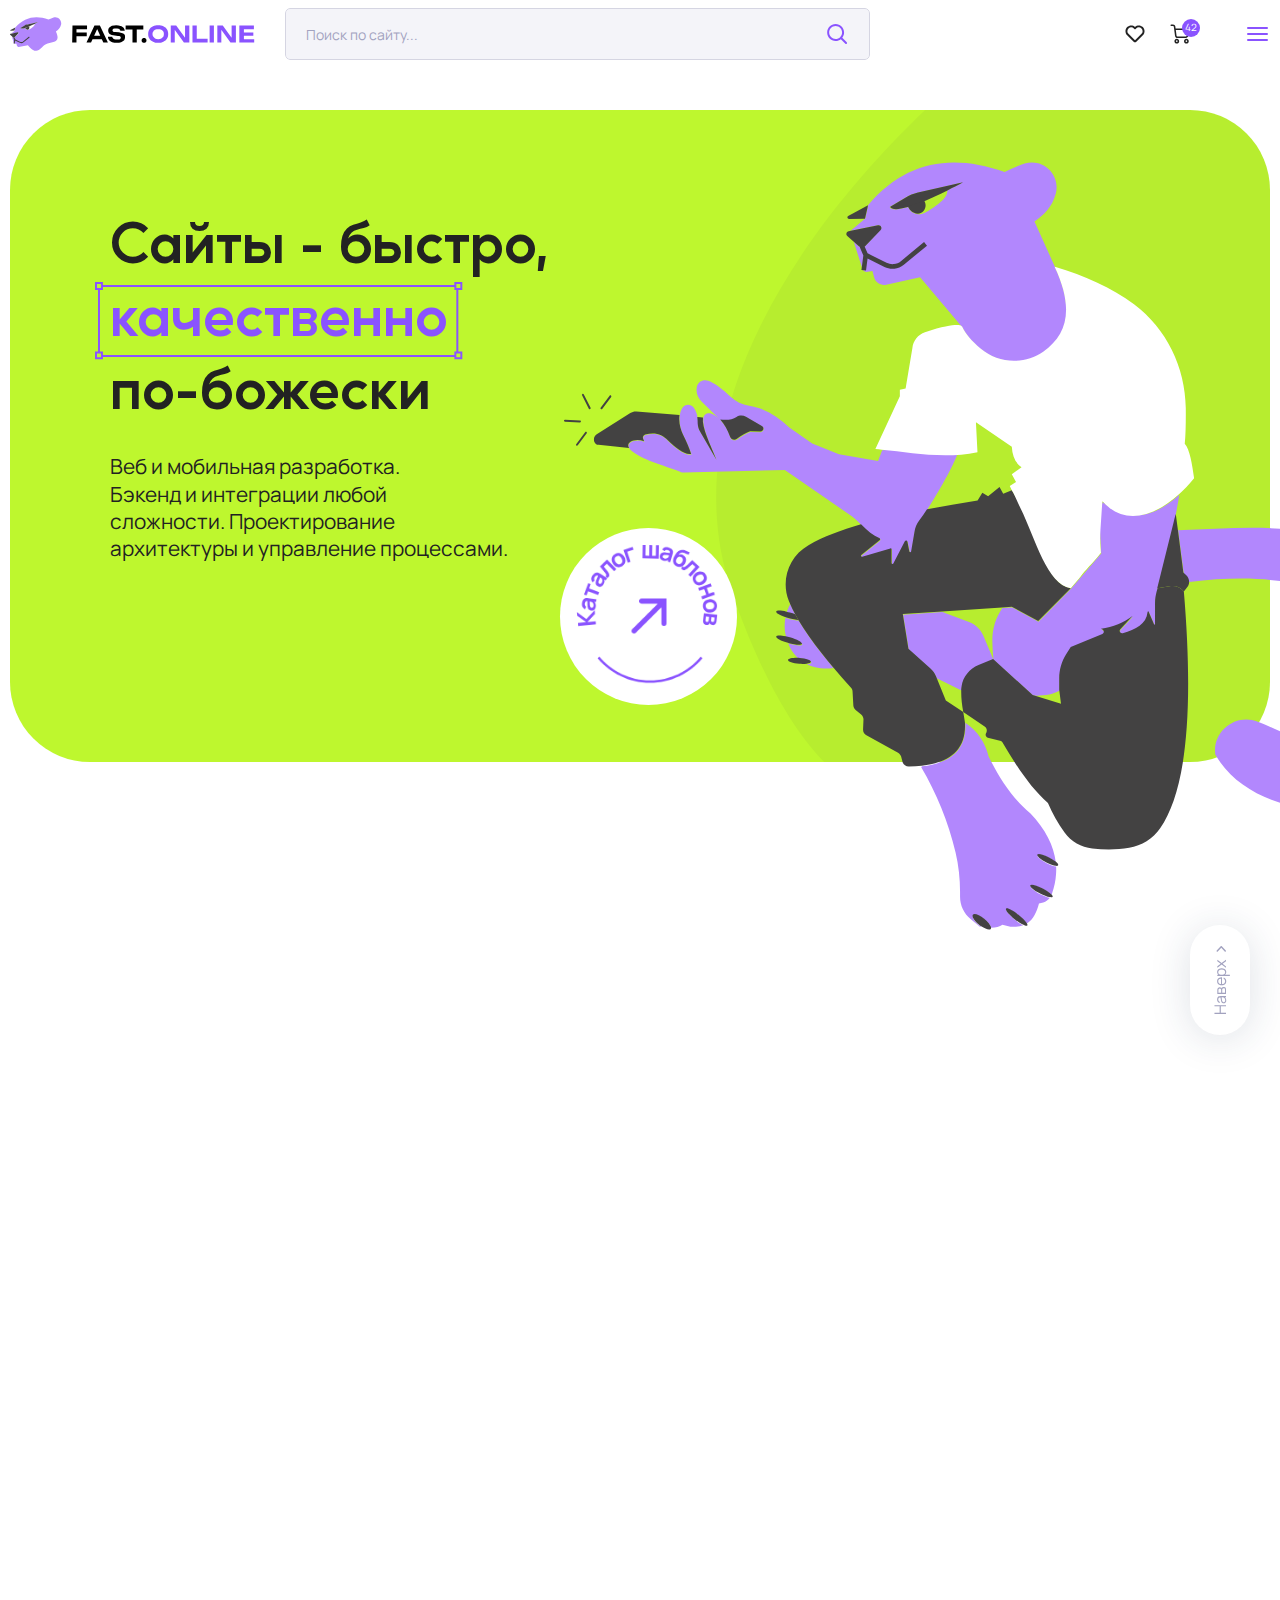
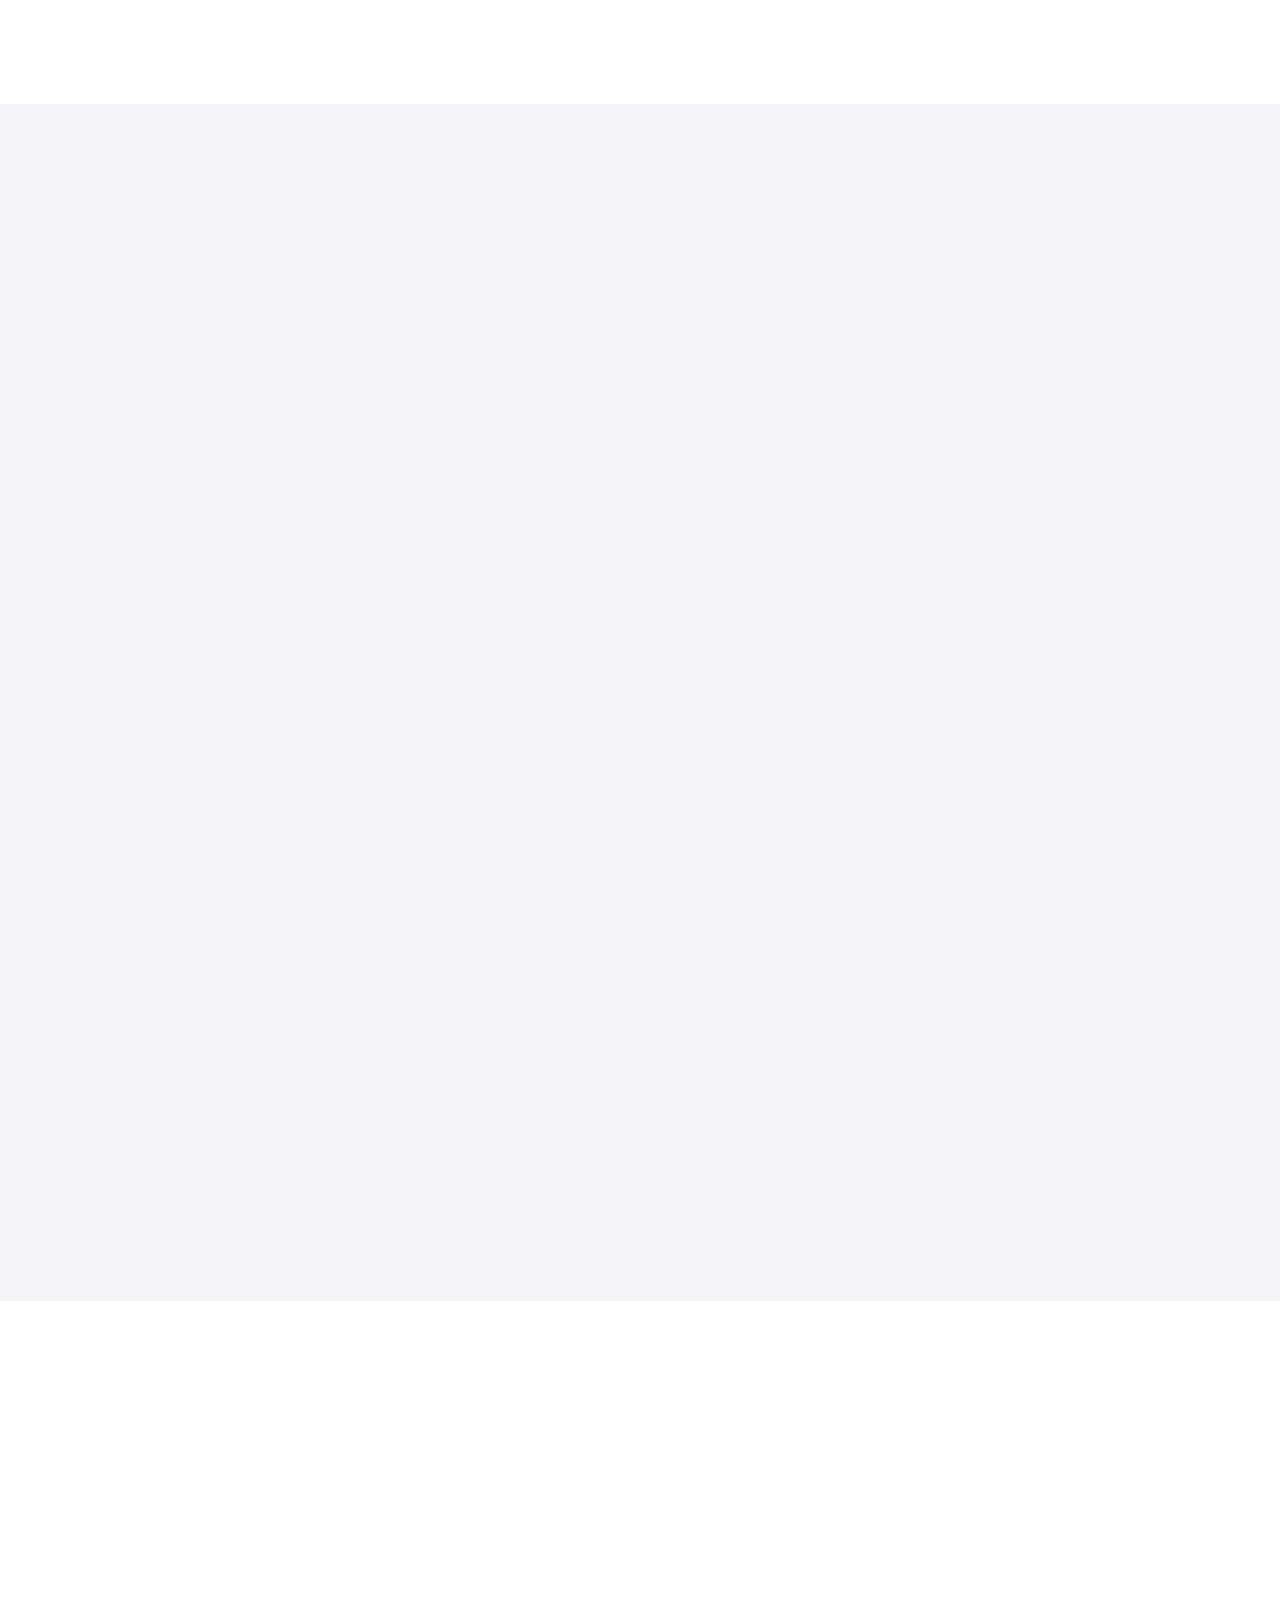
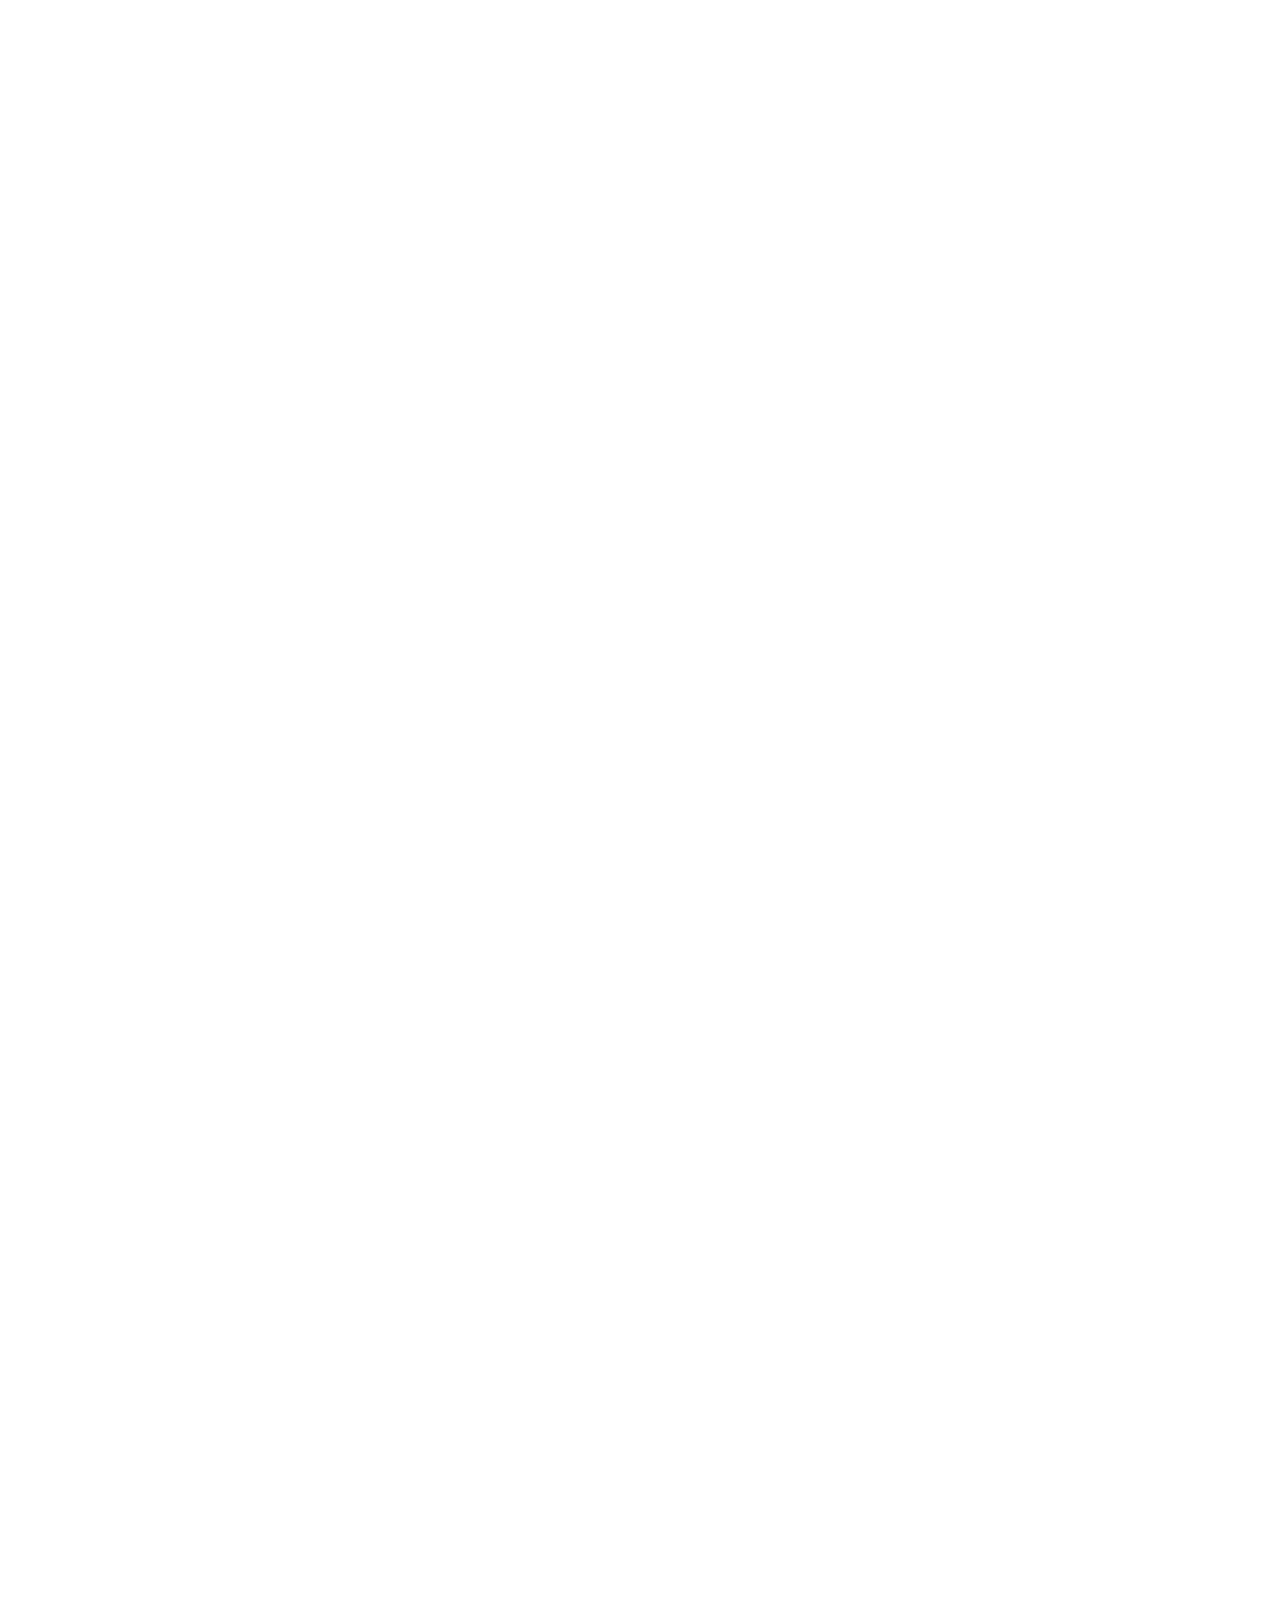
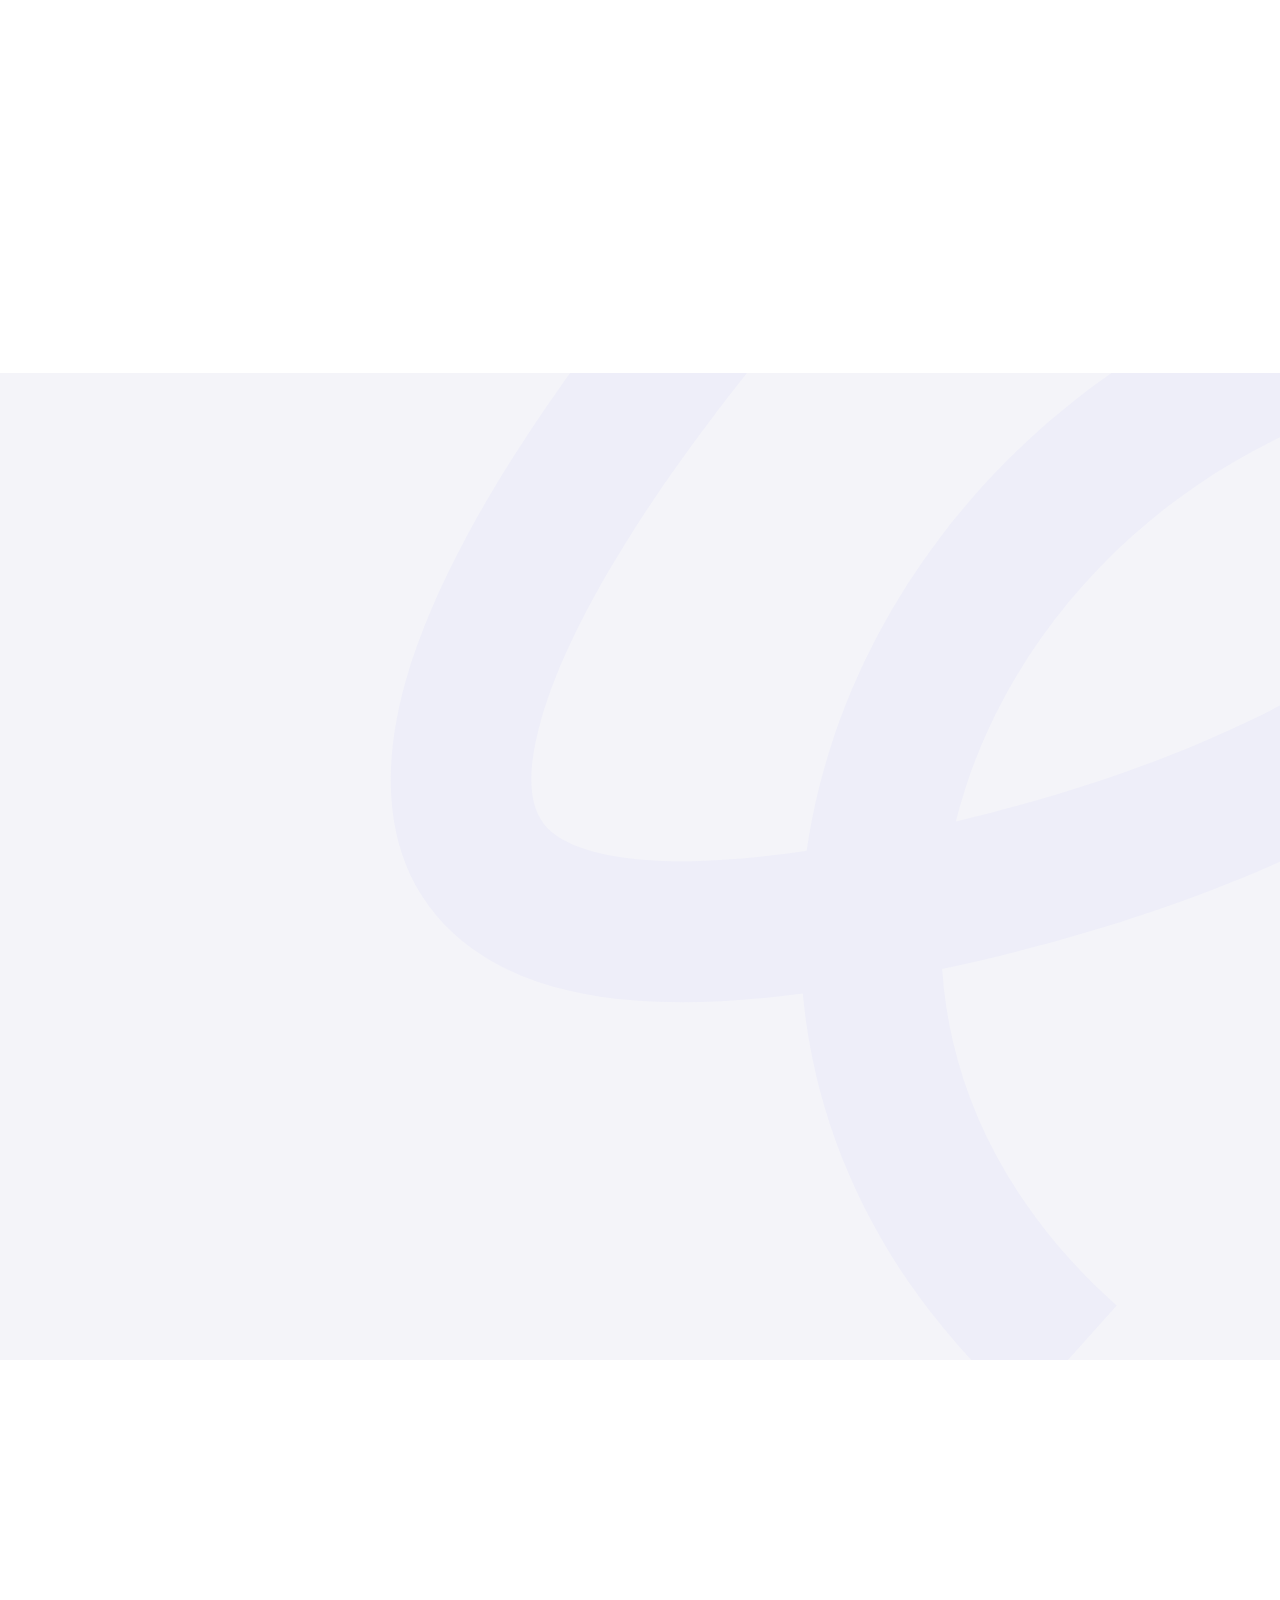
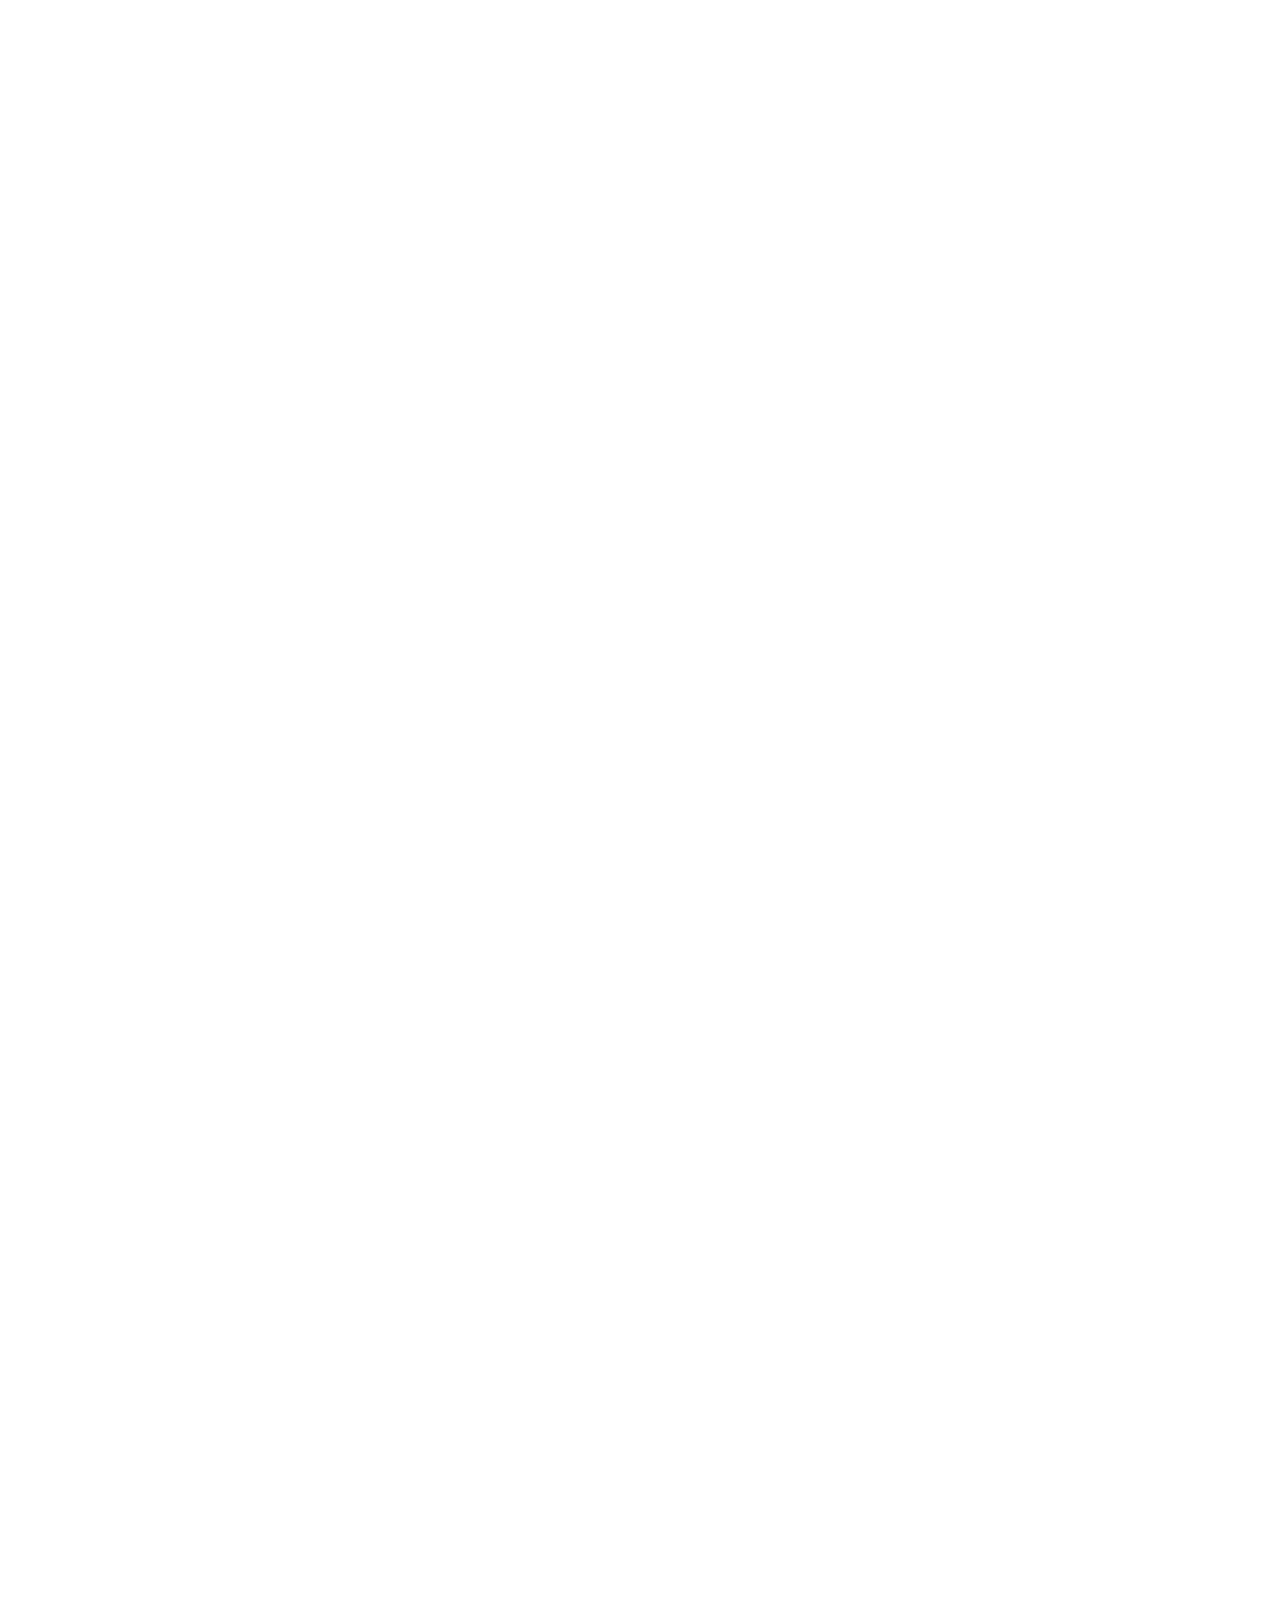
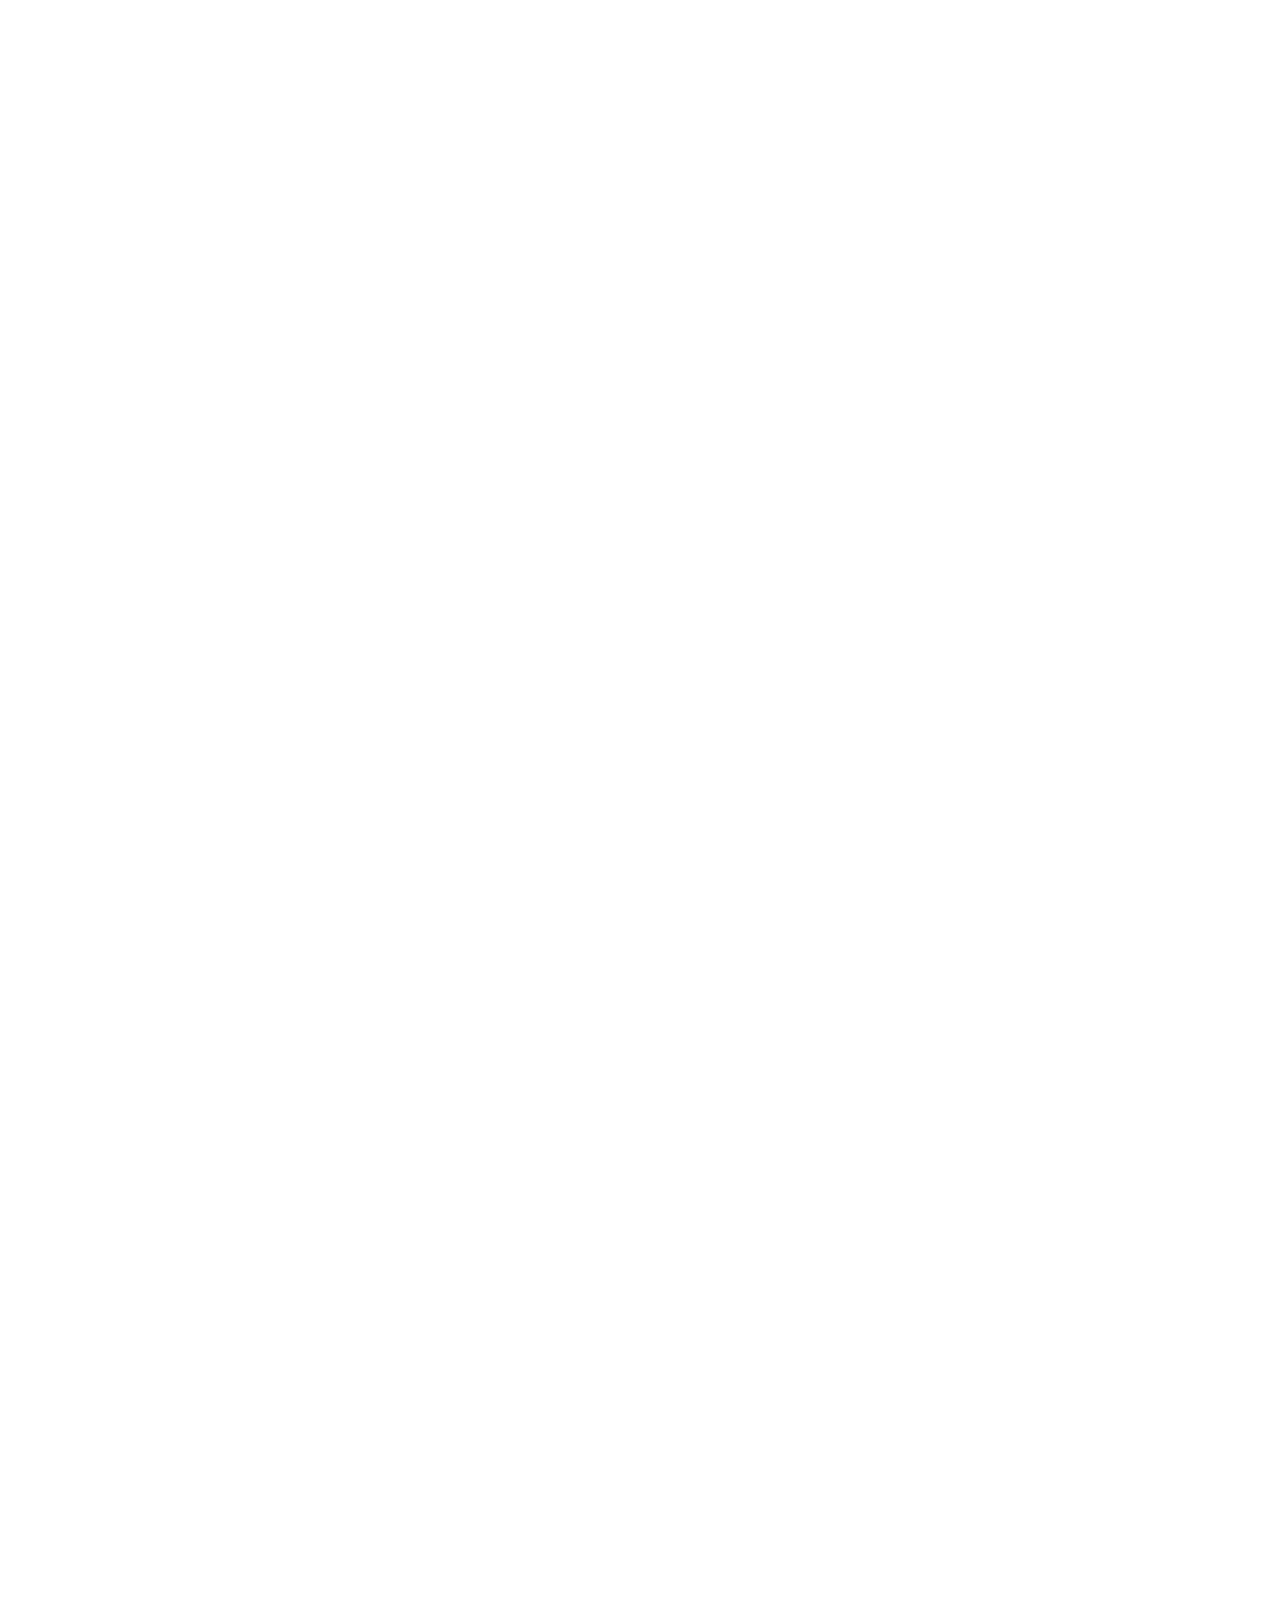
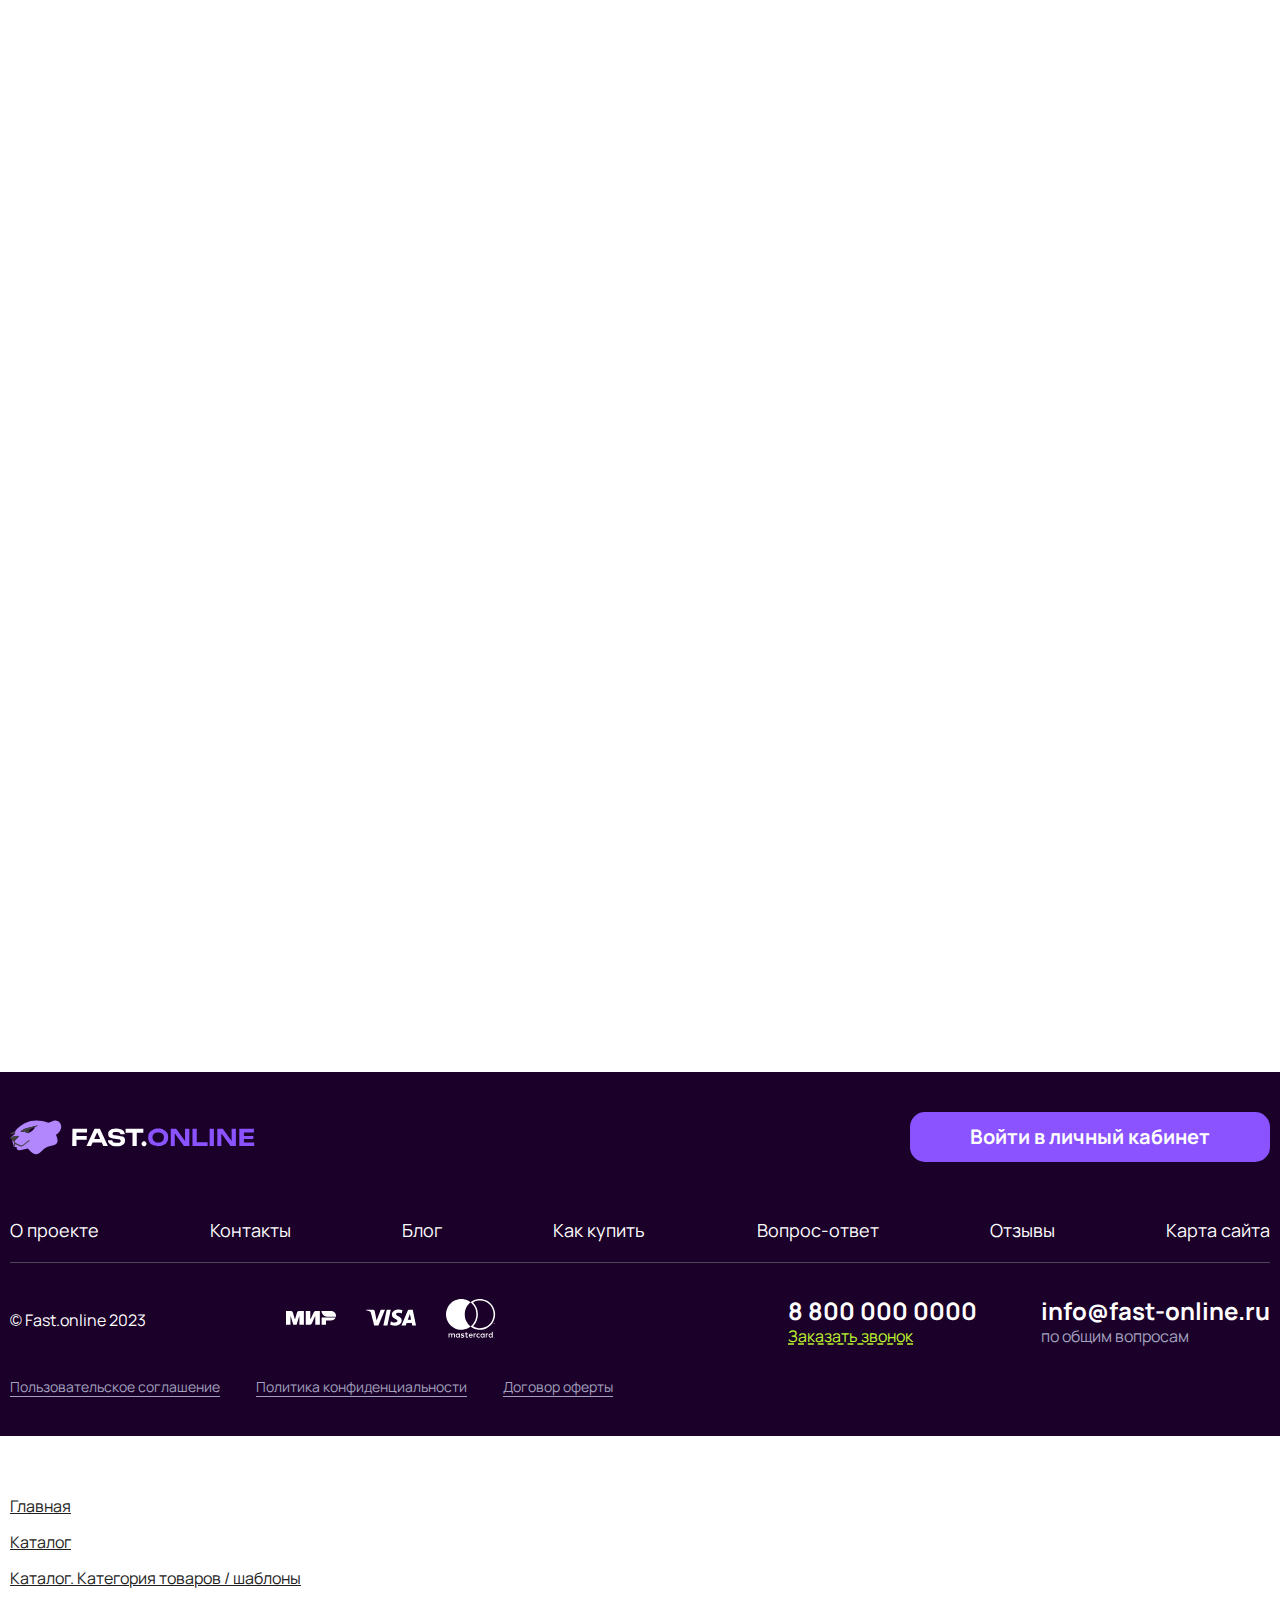
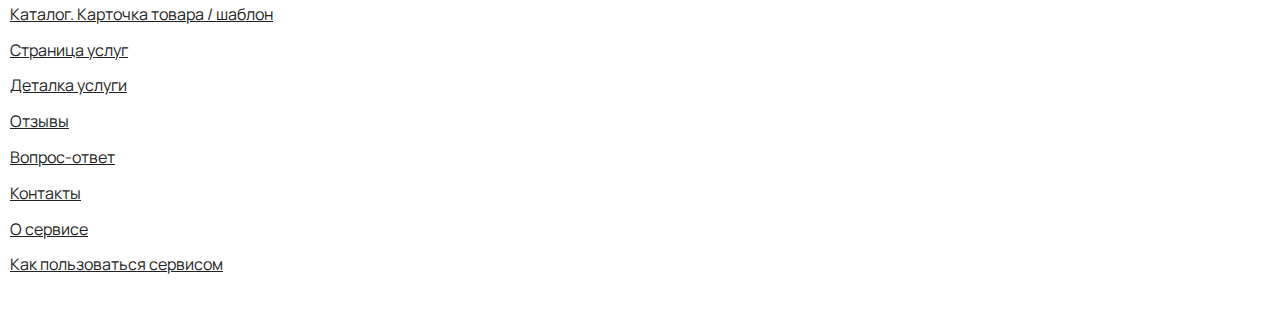
<file: site/fastonline_static-main/docs/index.html>
<!DOCTYPE html>
<html lang="ru">
<head>
  <!DOCTYPE html>
<meta charset="UTF-8">
<meta http-equiv="X-UA-Compatible" content="IE=edge">
<meta name="viewport" content="width=device-width, initial-scale=1.0">
<link rel="apple-touch-icon" sizes="180x180" href="./assets/favicon/apple-touch-icon.png">
<link rel="icon" type="image/png" sizes="32x32" href="./assets/favicon/favicon-32x32.png">
<link rel="icon" type="image/png" sizes="194x194" href="./assets/favicon/favicon-194x194.png">
<link rel="icon" type="image/png" sizes="192x192" href="./assets/favicon/android-chrome-192x192.png">
<link rel="icon" type="image/png" sizes="16x16" href="./assets/favicon/favicon-16x16.png">
<link rel="manifest" href="./assets/favicon/site.webmanifest">
<link rel="mask-icon" href="./assets/favicon/safari-pinned-tab.svg" color="#5bbad5">
<meta name="msapplication-TileColor" content="#ffffff">
<meta name="msapplication-TileImage" content="/mstile-144x144.png">
<meta name="theme-color" content="#ffffff">
  <title>Главная</title>
<link href="./css/main.css" rel="stylesheet"></head>
<body class="body">
<div class="main-container">
  <header class="header">
  <div class="container">
    <div class="header__block header__top">
      <a class="logo header__logo" href="./">
        <img src="./assets/images/logo-fast-online.svg" alt="FASTonline">
      </a>
      <div class="search header__search mob-hidden">
        <form action="#">
          <label>
            <input type="search" placeholder="Поиск по сайту...">
          </label>
          <button class="search__button" type="submit">
            <svg class="search__button-icon">
              <use xlink:href="./assets/sprite.svg#icon-search"></use>
            </svg>
          </button>
        </form>
      </div>
      <div class="header__callback">
        <div class="header__callback-link">
          <a class="header__callback-text" href="tel:+78000000000">8 800 000 0000</a>
          <a class="header__callback-text-underline" data-fancybox href="#modalCallback">Заказать звонок</a>
        </div>
      </div>
      <div class="header__toolbar">
        <a class="header__toolbar-link" href="#">
          <svg class="header__toolbar-icon">
            <use xlink:href="./assets/sprite.svg#icon-fav"></use>
          </svg>
        </a>
        <div class="search header__search only-mobile">
          <form action="#">
            <label data-search-field-mobile>
              <input type="search" placeholder="Поиск по сайту...">
            </label>
            <button class="search__button" type="submit" tabindex="0" data-search-button-mobile>
              <svg class="search__button-icon">
                <use xlink:href="./assets/sprite.svg#icon-search"></use>
              </svg>
            </button>
          </form>
        </div>
        <a class="header__toolbar-link cart" href="#">
          <span class="cart__count">42</span>
          <svg class="header__toolbar-icon">
            <use xlink:href="./assets/sprite.svg#icon-cart"></use>
          </svg>
        </a>
      </div>
      <div class="header__account">
        <a class="button--light header__account-link" href="#">
          <span>Войти</span>
          <svg class="header__account-icon">
            <use xlink:href="./assets/sprite.svg#icon-enter"></use>
          </svg>
        </a>
      </div>
      <div class="header__menu-btn" data-toggle-menu>
        <span></span>
        <span></span>
        <span></span>
      </div>
    </div>
    <div class="header__block header__bottom menu-mobile" data-mobile-menu>
      <nav class="nav header__nav menu-mobile__nav">
        <ul class="nav__list menu-mobile__list">
          <li>
            <a class="nav__link nav__link--accent menu-mobile__link" href="#">
              <div class="nav__link-icon burger tab-hidden">
                <span></span>
                <span></span>
                <span></span>
              </div>
              <span>Каталог</span>
            </a>
            <svg class="menu-mobile__link-icon">
              <use xlink:href="./assets/sprite.svg#icon-arrow-extra-min"></use>
            </svg>
          </li>
          <li>
            <a class="nav__link menu-mobile__link" href="#">
              <span>Услуги</span>
            </a>
             <svg class="menu-mobile__link-icon">
              <use xlink:href="./assets/sprite.svg#icon-arrow-extra-min"></use>
            </svg>
          </li>
          <li>
            <a class="nav__link menu-mobile__link" href="#">
              <span>Новинки</span>
            </a>
             <svg class="menu-mobile__link-icon">
              <use xlink:href="./assets/sprite.svg#icon-arrow-extra-min"></use>
            </svg>
          </li>
          <li>
            <a class="nav__link menu-mobile__link" href="#">
              <span>Акции</span>
            </a>
             <svg class="menu-mobile__link-icon">
              <use xlink:href="./assets/sprite.svg#icon-arrow-extra-min"></use>
            </svg>
          </li>
          <li>
            <a class="nav__link menu-mobile__link" href="#">
              <span>Битрикс</span>
            </a>
             <svg class="menu-mobile__link-icon">
              <use xlink:href="./assets/sprite.svg#icon-arrow-extra-min"></use>
            </svg>
          </li>
          <li>
            <a class="nav__link menu-mobile__link" href="#">
              <span>Отзывы</span>
            </a>
             <svg class="menu-mobile__link-icon">
              <use xlink:href="./assets/sprite.svg#icon-arrow-extra-min"></use>
            </svg>
          </li>
          <li>
            <a class="nav__link menu-mobile__link" href="#">
              <span>Как купить</span>
            </a>
             <svg class="menu-mobile__link-icon">
              <use xlink:href="./assets/sprite.svg#icon-arrow-extra-min"></use>
            </svg>
          </li>
          <li>
            <a class="nav__link menu-mobile__link" href="#">
              <span>Портфолио</span>
            </a>
             <svg class="menu-mobile__link-icon">
              <use xlink:href="./assets/sprite.svg#icon-arrow-extra-min"></use>
            </svg>
          </li>
          <li>
            <a class="nav__link menu-mobile__link" href="#">
              <span>Вопрос-ответ</span>
            </a>
             <svg class="menu-mobile__link-icon">
              <use xlink:href="./assets/sprite.svg#icon-arrow-extra-min"></use>
            </svg>
          </li>
          <li>
            <a class="nav__link menu-mobile__link" href="#">
              <span>О проекте</span>
            </a>
             <svg class="menu-mobile__link-icon">
              <use xlink:href="./assets/sprite.svg#icon-arrow-extra-min"></use>
            </svg>
          </li>
          <li>
            <a class="nav__link menu-mobile__link" href="#">
              <span>Контакты</span>
            </a>
             <svg class="menu-mobile__link-icon">
              <use xlink:href="./assets/sprite.svg#icon-arrow-extra-min"></use>
            </svg>
          </li>
        </ul>
        <div class="menu-mobile__nav-bottom">
          <div class="header__account header__account--mobile">
            <a class="header__account-link" href="#">
              <span>Войти</span>
              <svg class="header__account-icon">
                <use xlink:href="./assets/sprite.svg#icon-enter"></use>
              </svg>
            </a>
          </div>
          <div class="header__callback header__callback--mobile">
            <div class="header__callback-link">
              <a class="header__callback-text" href="tel:+78000000000">8 800 000 0000</a>
              <a class="header__callback-text-underline" data-fancybox href="#modalCallback">Заказать звонок</a>
            </div>
          </div>
        </div>
      </nav>
    </div>
  </div>
</header>
  <main class="main">
    <section class="section intro">
      <div class="container">
        <div class="intro__inner">
          <div class="intro__content">
            <h1 class="title title--extra intro__title">
              Сайты - быстро,
              <span class="decor decor--border">качественно</span>
              по-божески
            </h1>
            <div class="intro__text">
              <p>Веб и мобильная разработка. Бэкенд&nbsp;и&nbsp;интеграции любой сложности. Проектирование архитектуры и
                управление
                процессами.</p>
            </div>
          </div>
          <div class="intro__content">
            <div class="intro__badge badge badge--light">
              <svg class="badge__icon badge__icon-text badge--light__icon">
                <use xlink:href="./assets/sprite.svg#icon-badge-catalog"></use>
              </svg>
              <svg class="badge__icon badge__icon-arrow badge--light__icon">
                <use xlink:href="./assets/sprite.svg#icon-arrow"></use>
              </svg>

            </div>
            <picture class="intro__picture">
              <svg class="intro__picture-main">
                <use xlink:href="./assets/sprite.svg#icon-cat"></use>
              </svg>
            </picture>
          </div>
        </div>
      </div>
    </section>
    <section class="section triggered mb-90 mbm-30">
      <div class="container">
        <div class="section__header section__header--centered mb-80 mbm-25">
          <h2 class="title mb-20 mbm-15">Как это работает?</h2>
          <p class="title__subtitle">Мы предлагаем вам 2 способа работы с нами, <br class="mob-hidden">выберите один из
            них</p>
        </div>
        <div class="tabs tabs-card mob-hidden" data-tabs-container>
          <div class="columns">
            <div class="columns__col--6 columns__col-mob--12 order-mob--1">
              <div class="tabs__trigger tabs-card__trigger active" data-tabs-trigger data-tabs="tab-1">

                <div class="tabs-card__icon">
                  <svg>
                    <use xlink:href="./assets/sprite.svg#icon-lightning"></use>
                  </svg>
                </div>
                <div class="tabs-card__content">
                  <p class="tabs-card__title">У меня уже <strong>есть сайт</strong></p>
                  <p class="tabs-card__text">Хочу заказать услуги по доработкам своего сайта</p>
                </div>
                <div class="tabs-card__trigger-icon">
                  <svg>
                    <use xlink:href="./assets/sprite.svg#icon-arrow-extra-min"></use>
                  </svg>
                </div>
              </div>
            </div>
            <div class="columns__col--6 columns__col-mob--12 order-mob--3">
              <div class="tabs__trigger tabs-card__trigger" data-tabs-trigger data-tabs="tab-2">

                <div class="tabs-card__icon">
                  <svg>
                    <use xlink:href="./assets/sprite.svg#icon-hash"></use>
                  </svg>
                </div>
                <div class="tabs-card__content">
                  <p class="tabs-card__title">У меня еще <strong>нет сайта</strong></p>
                  <p class="tabs-card__text">Хочу заказать шаблон нового сайта </p>
                </div>
                <div class="tabs-card__trigger-icon">
                  <svg>
                    <use xlink:href="./assets/sprite.svg#icon-arrow-extra-min"></use>
                  </svg>
                </div>
              </div>
            </div>
            <div class="columns__col--12 order-mob--2">
              <ul class="tabs__list tabs-card__list">
                <li class="tabs__item tabs-card__item active" id="tab-1" data-tabs-list>
                  <div class="card-mini card-mini--centered card-mini--arrow tabs-card__item-inner">
                    <span class="card-mini__count">1</span>
                    <div class="card-mini__text">Авторизуйтесь или зарегистрируйтесь на сайте
                      <bu>Fast.online</bu>
                    </div>
                  </div>
                  <div class="card-mini card-mini--centered card-mini--arrow tabs-card__item-inner">
                    <span class="card-mini__count">2</span>
                    <div class="card-mini__text">Выберете услугу и нажмите - “Оставить заявку”. Подробно опишите вашу
                      задачу
                    </div>
                  </div>
                  <div class="card-mini card-mini--centered card-mini--arrow tabs-card__item-inner">
                    <span class="card-mini__count">3</span>
                    <div class="card-mini__text">Менеджер свяжется с вами чтобы уточнить все детали</div>
                  </div>
                  <div class="card-mini card-mini--centered tabs-card__item-inner">
                    <span class="card-mini__count">4</span>
                    <div class="card-mini__text">Оплачиваете услугу через <a class="link link--underline" href="#">личный
                      кабинет</a> после того, как исполнитель ее выполнит
                    </div>
                  </div>
                </li>
                <li class="tabs__item tabs-card__item" id="tab-2" data-tabs-list>
                  <div class="card-mini card-mini--centered card-mini--arrow tabs-card__item-inner">
                    <span class="card-mini__count">1</span>
                    <div class="card-mini__text">Мы не придумали что тут написать</div>
                  </div>
                  <div class="card-mini card-mini--centered card-mini--arrow tabs-card__item-inner">
                    <span class="card-mini__count">2</span>
                    <div class="card-mini__text">Но клиенты нам нужны</div>
                  </div>
                  <div class="card-mini card-mini--centered card-mini--arrow tabs-card__item-inner">
                    <span class="card-mini__count">3</span>
                    <div class="card-mini__text">Мы вам понравимся. Честно-честно!</div>
                  </div>
                  <div class="card-mini card-mini--centered tabs-card__item-inner">
                    <span class="card-mini__count">4</span>
                    <div class="card-mini__text">Напишите нам (´｡• ω •｡`)</div>
                  </div>
                </li>
              </ul>
            </div>
          </div>
        </div>
        <div class="collapse tabs-card only-mobile" data-collapse data-duration="700">
          <div class="collapse__wrapper">
            <div class="collapse__item" data-collapse-item>
              <div class="collapse__trigger tabs-card__trigger active" data-collapse-trigger>
                <div class="tabs-card__icon">
                  <svg>
                    <use xlink:href="./assets/sprite.svg#icon-lightning"></use>
                  </svg>
                </div>
                <div class="tabs-card__content">
                  <p class="tabs-card__title">У меня уже <strong>есть сайт</strong></p>
                  <p class="tabs-card__text">Хочу заказать услуги по доработкам своего сайта</p>
                </div>
                <div class="tabs-card__trigger-icon active" data-collapse-icon>
                  <svg>
                    <use xlink:href="./assets/sprite.svg#icon-arrow-extra-min"></use>
                  </svg>
                </div>
              </div>
              <div class="collapse__content collapse-show" data-collapse-content>
                <div class="collapse__inner">
                  <ul class="tabs-card__list">
                    <li class="card-mini card-mini--centered card-mini--arrow tabs-card__item-inner">
                      <span class="card-mini__count">1</span>
                      <div class="card-mini__text">Авторизуйтесь или зарегистрируйтесь на сайте
                        <bu>Fast.online</bu>
                      </div>
                    </li>
                    <li class="card-mini card-mini--centered card-mini--arrow tabs-card__item-inner">
                      <span class="card-mini__count">2</span>
                      <div class="card-mini__text">Выберете услугу и нажмите - “Оставить заявку”. Подробно опишите вашу
                        задачу
                      </div>
                    </li>
                    <li class="card-mini card-mini--centered card-mini--arrow tabs-card__item-inner">
                      <span class="card-mini__count">3</span>
                      <div class="card-mini__text">Менеджер свяжется с вами чтобы уточнить все детали</div>
                    </li>
                    <li class="card-mini card-mini--centered tabs-card__item-inner">
                      <span class="card-mini__count">4</span>
                      <div class="card-mini__text">Оплачиваете услугу через <a class="link link--underline" href="#">личный
                        кабинет</a> после того, как исполнитель ее выполнит
                      </div>
                    </li>
                  </ul>
                </div>
              </div>
            </div>
          </div>
          <div class="collapse__wrapper">
            <div class="collapse__item" data-collapse-item>
              <div class="collapse__trigger tabs-card__trigger" data-collapse-trigger>
                <div class="tabs-card__icon">
                  <svg>
                    <use xlink:href="./assets/sprite.svg#icon-hash"></use>
                  </svg>
                </div>
                <div class="tabs-card__content">
                  <p class="tabs-card__title">У меня еще <strong>нет сайта</strong></p>
                  <p class="tabs-card__text">Хочу заказать шаблон нового сайта </p>
                </div>
                <div class="tabs-card__trigger-icon active" data-collapse-icon>
                  <svg>
                    <use xlink:href="./assets/sprite.svg#icon-arrow-extra-min"></use>
                  </svg>
                </div>
              </div>
              <div class="collapse__content" data-collapse-content>
                <div class="collapse__inner">
                  <ul class="tabs-card__list">
                    <li class="card-mini card-mini--centered card-mini--arrow tabs-card__item-inner">
                      <span class="card-mini__count">1</span>
                      <div class="card-mini__text">Мы не придумали что тут написать</div>
                    </li>
                    <li class="card-mini card-mini--centered card-mini--arrow tabs-card__item-inner">
                      <span class="card-mini__count">2</span>
                      <div class="card-mini__text">Но клиенты нам нужны</div>
                    </li>
                    <li class="card-mini card-mini--centered card-mini--arrow tabs-card__item-inner">
                      <span class="card-mini__count">3</span>
                      <div class="card-mini__text">Мы вам понравимся. Честно-честно!</div>
                    </li>
                    <li class="card-mini card-mini--centered tabs-card__item-inner">
                      <span class="card-mini__count">4</span>
                      <div class="card-mini__text">Напишите нам (´｡• ω •｡`)</div>
                    </li>
                  </ul>
                </div>
              </div>
            </div>
          </div>
        </div>
      </div>
    </section>
    <section class="section section--color pt-120 pb-120 mb-120 ptm-30 pbm-30 mbm-35">
      <div class="triggered triggered--from-left">
        <div class="container">
          <div class="columns">
            <div class="columns__col--4 columns__row--2 columns__col-laptop--7 columns__col-mob--12">
              <div class="section__header section__header--vert-centered pb-20">
                <h2 class="title mb-20 mbm-15">Услуги</h2>
                <p class="title__subtitle mb-50 mbm-0">Таким образом постоянный количественный рост и сфера нашей
                  активности
                  способствует подготовки и </p>
                <a class="button button--fill button--hover-rotate laptop-hidden" href="#">
                  <span>Все услуги</span>
                  <svg class="button__icon button__icon--arrow">
                    <use xlink:href="./assets/sprite.svg#icon-arrow"></use>
                  </svg>
                </a>
              </div>
            </div>
            <div class="columns__col--4 columns__col-laptop--6 columns__col-mob--12">
              <div class="card card-srv">
  <div class="card-srv__top">
    <div class="card__text-bold">Разработка дизайна макета на главной</div>
    <div class="editor card-srv__text">
      <p>Задача организации, в особенности же сложившаяся структура организации способствует подготовки </p>
    </div>
  </div>
  <div class="card-srv__bottom">
    <div class="card__text-bold">15000 ₽</div>
    <a class="button button--light card-srv__button" href="#">Оставить заявку</a>
  </div>
</div>
            </div>
            <div class="columns__col--4 columns__col-laptop--6 columns__col-mob--12">
              <div class="card card-srv">
  <div class="card-srv__top">
    <div class="card__text-bold">Разработка дизайна макета на главной</div>
    <div class="editor card-srv__text">
      <p>Задача организации, в особенности же сложившаяся структура организации способствует подготовки </p>
    </div>
  </div>
  <div class="card-srv__bottom">
    <div class="card__text-bold">15000 ₽</div>
    <a class="button button--light card-srv__button" href="#">Оставить заявку</a>
  </div>
</div>
            </div>
            <div class="columns__col--4 columns__col-laptop--6 columns__col-mob--12">
              <div class="card card-srv">
  <div class="card-srv__top">
    <div class="card__text-bold">Разработка дизайна макета на главной</div>
    <div class="editor card-srv__text">
      <p>Задача организации, в особенности же сложившаяся структура организации способствует подготовки </p>
    </div>
  </div>
  <div class="card-srv__bottom">
    <div class="card__text-bold">15000 ₽</div>
    <a class="button button--light card-srv__button" href="#">Оставить заявку</a>
  </div>
</div>
            </div>
            <div class="columns__col--4 columns__col-laptop--6 columns__col-mob--12">
              <div class="card card-srv">
  <div class="card-srv__top">
    <div class="card__text-bold">Разработка дизайна макета на главной</div>
    <div class="editor card-srv__text">
      <p>Задача организации, в особенности же сложившаяся структура организации способствует подготовки </p>
    </div>
  </div>
  <div class="card-srv__bottom">
    <div class="card__text-bold">15000 ₽</div>
    <a class="button button--light card-srv__button" href="#">Оставить заявку</a>
  </div>
</div>
            </div>
            <div class="columns__col-laptop--12 laptop-visible">
              <a class="button button--fill button--mob-wide button--hover-rotate centered" href="#">
                <span>Все услуги</span>
                <svg class="button__icon button__icon--arrow">
                  <use xlink:href="./assets/sprite.svg#icon-arrow"></use>
                </svg>
              </a>
            </div>
          </div>
        </div>
      </div>
    </section>
    <section class="section triggered mb-80 mbm-40">
      <div class="container">
        <div class="columns block-img">
          <div class="columns__col--6 columns__col-tab--12 block-img__content">
            <div class="section__header">
              <h2 class="title mb-20 mbm-15">Забирай <span class="decor decor--outline">1500 бонусов</span> на свой счет
              </h2>
              <div class="title__subtitle mb-30">
                Вы еще не с нами? Скорей забирайте бонусы! <br class="mob-hidden"> Первым 500 зарегистрированным
                пользователям <br class="mob-hidden"> начислим 1500
                бонусов на счет
              </div>
              <a class="button button--fill-second button--hover-transl button--mob-wide" href="#">
                <span>Хочу бонус</span>
                <svg class="button__icon button__icon--arrow">
                  <use xlink:href="./assets/sprite.svg#icon-arrow-min"></use>
                </svg>
              </a>
            </div>
          </div>
          <div class="columns__col--6 columns__col-tab--12">
            <picture class="block-img__picture block-img__picture-laptop">
              <svg class="">
                <use xlink:href="./assets/sprite.svg#icon-laptop"></use>
              </svg>
            </picture>
          </div>
        </div>
      </div>
    </section>
    <section class="section triggered triggered--from-right mb-120 mbm-20">
      <div class="container">
        <div class="columns">
          <div class="columns__col--12">
            <div class="section__header section__header--centered mb-45 mbm-30">
              <h2 class="title mb-20">Каталог</h2>
              <div class="title__subtitle">
                Ознакомьтесь с самыми популярными шаблонами веб-<br class="mob-hidden">сайтов недели. Они стоят вашего
                внимания
              </div>
            </div>
          </div>
          <div class="columns__col--6 columns__col-mob--12">
            <div class="card card-prod card-prod--big" tabindex="0">
  <div class="card-prod__top card-prod__top--colored">
    <button class="card-prod__button-fav" type="button" data-fav>
      <svg>
        <use xlink:href="./assets/sprite.svg#icon-fav"></use>
      </svg>
    </button>
    <picture class="card-prod__picture card-prod__picture--big">
      <img src="./assets/images/card-img-1.jpg" alt="Сайт">
    </picture>
  </div>
  <div class="card-prod__bottom">
    <div class="card-prod__specific card-prod__bottom-block">
      <p class="card-prod__specific-text">Диджитал маркетинг</p>
      <div class="rating">
        <div class="rating__stars" data-rating="4">
          <svg class="rating__stars-icon">
            <use xlink:href="./assets/sprite.svg#icon-star"></use>
          </svg>
          <svg class="rating__stars-icon">
            <use xlink:href="./assets/sprite.svg#icon-star"></use>
          </svg>
          <svg class="rating__stars-icon">
            <use xlink:href="./assets/sprite.svg#icon-star"></use>
          </svg>
          <svg class="rating__stars-icon">
            <use xlink:href="./assets/sprite.svg#icon-star"></use>
          </svg>
          <svg class="rating__stars-icon">
            <use xlink:href="./assets/sprite.svg#icon-star"></use>
          </svg>
        </div>
        <div class="rating__count">(10)</div>
      </div>
    </div>
    <div class="card__text-bold card-prod__title">Сайт для маркетинговых исследований в сфере онлайн
      бизнеса
    </div>
    <div class="card-prod__info card-prod__bottom-block">
      <div class="card-prod__price">10 000 &#8381;</div>
      <picture class="card-prod__info-logo">
        <img src="./assets/images/logo-wp.png" alt="logo-wp">
      </picture>
    </div>
    <a class="button button--light button--wide card-prod__button-mob">Подробнее</a>
  </div>
  <div class="card-prod__overflow">
    <div class="card-prod__overflow-wrap">
      <a class="button button--fill-second card-prod__button" href="#">Подробнее</a>
      <a class="button button--fill card-prod__button" href="#">
        <span>Демо</span>
        <svg>
          <use xlink:href="./assets/sprite.svg#icon-four-arrows"></use>
        </svg>
      </a>
    </div>
  </div>
</div>
          </div>
          <div class="columns__col--6 columns__col-mob--12">
            <div class="card card-prod card-prod--big" tabindex="0">
  <div class="card-prod__top card-prod__top--colored">
    <button class="card-prod__button-fav" type="button" data-fav>
      <svg>
        <use xlink:href="./assets/sprite.svg#icon-fav"></use>
      </svg>
    </button>
    <picture class="card-prod__picture card-prod__picture--big">
      <img src="./assets/images/card-img-1.jpg" alt="Сайт">
    </picture>
  </div>
  <div class="card-prod__bottom">
    <div class="card-prod__specific card-prod__bottom-block">
      <p class="card-prod__specific-text">Диджитал маркетинг</p>
      <div class="rating">
        <div class="rating__stars" data-rating="4">
          <svg class="rating__stars-icon">
            <use xlink:href="./assets/sprite.svg#icon-star"></use>
          </svg>
          <svg class="rating__stars-icon">
            <use xlink:href="./assets/sprite.svg#icon-star"></use>
          </svg>
          <svg class="rating__stars-icon">
            <use xlink:href="./assets/sprite.svg#icon-star"></use>
          </svg>
          <svg class="rating__stars-icon">
            <use xlink:href="./assets/sprite.svg#icon-star"></use>
          </svg>
          <svg class="rating__stars-icon">
            <use xlink:href="./assets/sprite.svg#icon-star"></use>
          </svg>
        </div>
        <div class="rating__count">(10)</div>
      </div>
    </div>
    <div class="card__text-bold card-prod__title">Сайт для маркетинговых исследований в сфере онлайн
      бизнеса
    </div>
    <div class="card-prod__info card-prod__bottom-block">
      <div class="card-prod__price">10 000 &#8381;</div>
      <picture class="card-prod__info-logo">
        <img src="./assets/images/logo-wp.png" alt="logo-wp">
      </picture>
    </div>
    <a class="button button--light button--wide card-prod__button-mob">Подробнее</a>
  </div>
  <div class="card-prod__overflow">
    <div class="card-prod__overflow-wrap">
      <a class="button button--fill-second card-prod__button" href="#">Подробнее</a>
      <a class="button button--fill card-prod__button" href="#">
        <span>Демо</span>
        <svg>
          <use xlink:href="./assets/sprite.svg#icon-four-arrows"></use>
        </svg>
      </a>
    </div>
  </div>
</div>
          </div>
          <div class="columns__col--6 columns__col-mob--12">
            <div class="card card-prod card-prod--big" tabindex="0">
  <div class="card-prod__top card-prod__top--colored">
    <button class="card-prod__button-fav" type="button" data-fav>
      <svg>
        <use xlink:href="./assets/sprite.svg#icon-fav"></use>
      </svg>
    </button>
    <picture class="card-prod__picture card-prod__picture--big">
      <img src="./assets/images/card-img-1.jpg" alt="Сайт">
    </picture>
  </div>
  <div class="card-prod__bottom">
    <div class="card-prod__specific card-prod__bottom-block">
      <p class="card-prod__specific-text">Диджитал маркетинг</p>
      <div class="rating">
        <div class="rating__stars" data-rating="4">
          <svg class="rating__stars-icon">
            <use xlink:href="./assets/sprite.svg#icon-star"></use>
          </svg>
          <svg class="rating__stars-icon">
            <use xlink:href="./assets/sprite.svg#icon-star"></use>
          </svg>
          <svg class="rating__stars-icon">
            <use xlink:href="./assets/sprite.svg#icon-star"></use>
          </svg>
          <svg class="rating__stars-icon">
            <use xlink:href="./assets/sprite.svg#icon-star"></use>
          </svg>
          <svg class="rating__stars-icon">
            <use xlink:href="./assets/sprite.svg#icon-star"></use>
          </svg>
        </div>
        <div class="rating__count">(10)</div>
      </div>
    </div>
    <div class="card__text-bold card-prod__title">Сайт для маркетинговых исследований в сфере онлайн
      бизнеса
    </div>
    <div class="card-prod__info card-prod__bottom-block">
      <div class="card-prod__price">10 000 &#8381;</div>
      <picture class="card-prod__info-logo">
        <img src="./assets/images/logo-wp.png" alt="logo-wp">
      </picture>
    </div>
    <a class="button button--light button--wide card-prod__button-mob">Подробнее</a>
  </div>
  <div class="card-prod__overflow">
    <div class="card-prod__overflow-wrap">
      <a class="button button--fill-second card-prod__button" href="#">Подробнее</a>
      <a class="button button--fill card-prod__button" href="#">
        <span>Демо</span>
        <svg>
          <use xlink:href="./assets/sprite.svg#icon-four-arrows"></use>
        </svg>
      </a>
    </div>
  </div>
</div>
          </div>
          <div class="columns__col--6 columns__col-mob--12 mb-55 mbm-0">
            <div class="card card-prod card-prod--big" tabindex="0">
  <div class="card-prod__top card-prod__top--colored">
    <button class="card-prod__button-fav" type="button" data-fav>
      <svg>
        <use xlink:href="./assets/sprite.svg#icon-fav"></use>
      </svg>
    </button>
    <picture class="card-prod__picture card-prod__picture--big">
      <img src="./assets/images/card-img-1.jpg" alt="Сайт">
    </picture>
  </div>
  <div class="card-prod__bottom">
    <div class="card-prod__specific card-prod__bottom-block">
      <p class="card-prod__specific-text">Диджитал маркетинг</p>
      <div class="rating">
        <div class="rating__stars" data-rating="4">
          <svg class="rating__stars-icon">
            <use xlink:href="./assets/sprite.svg#icon-star"></use>
          </svg>
          <svg class="rating__stars-icon">
            <use xlink:href="./assets/sprite.svg#icon-star"></use>
          </svg>
          <svg class="rating__stars-icon">
            <use xlink:href="./assets/sprite.svg#icon-star"></use>
          </svg>
          <svg class="rating__stars-icon">
            <use xlink:href="./assets/sprite.svg#icon-star"></use>
          </svg>
          <svg class="rating__stars-icon">
            <use xlink:href="./assets/sprite.svg#icon-star"></use>
          </svg>
        </div>
        <div class="rating__count">(10)</div>
      </div>
    </div>
    <div class="card__text-bold card-prod__title">Сайт для маркетинговых исследований в сфере онлайн
      бизнеса
    </div>
    <div class="card-prod__info card-prod__bottom-block">
      <div class="card-prod__price">10 000 &#8381;</div>
      <picture class="card-prod__info-logo">
        <img src="./assets/images/logo-wp.png" alt="logo-wp">
      </picture>
    </div>
    <a class="button button--light button--wide card-prod__button-mob">Подробнее</a>
  </div>
  <div class="card-prod__overflow">
    <div class="card-prod__overflow-wrap">
      <a class="button button--fill-second card-prod__button" href="#">Подробнее</a>
      <a class="button button--fill card-prod__button" href="#">
        <span>Демо</span>
        <svg>
          <use xlink:href="./assets/sprite.svg#icon-four-arrows"></use>
        </svg>
      </a>
    </div>
  </div>
</div>
          </div>
          <div class="columns__col--12">
            <a href="#" class="button button--fill button--mob-wide button--hover-rotate centered">
              <span>Смотреть весь каталог</span>
              <svg class="button__icon button__icon--arrow">
                <use xlink:href="./assets/sprite.svg#icon-arrow"></use>
              </svg>
            </a>
          </div>
        </div>
      </div>
    </section>
    <section class="section section--color section__has-bg mb-120 pt-170 pb-100 ptm-25 pbm-30 mbm-30">
      <svg class="section__icon-bg">
        <use xlink:href="./assets/sprite.svg#icon-vortex"></use>
      </svg>
      <div class="section__content triggered triggered--from-left">
        <div class="container">
          <div class="columns block-img mb-35 mbm-30">
            <div class="columns__col--6 columns__col-tab--12 block-img__content">
              <div class="section__header">
                <h2 class="title mb-20 mbm-15"><span class="uppercase">fast.<strong
                  class="title--accent">online</strong></span> - это маркетплейс готовых решений для вашего бизнеса</h2>
                <div class="title__subtitle mb-30 mbm-0">
                  Тут текст про то на чем мы делаем шаблоны. Wordpress, Bitrix, Joomla, Opencart
                </div>
              </div>
            </div>
            <div class="columns__col--6 tab-hidden">
              <picture class="block-img__picture">
                <img src="./assets/images/icon-stack.svg" alt="">
              </picture>
            </div>
          </div>
          <div class="columns gap-mob-55">
            <div class="columns__col--3 columns__col-tab--6 columns__col-mob--12">
              <div class="card card-mini">
                <span class="card-mini__icon" style="--rotate:4.5deg">
                  <svg>
                    <use xlink:href="./assets/sprite.svg#icon-fire"></use>
                  </svg>
                </span>
                <div class="card__text-bold card-mini__title">Четкое ценообразование</div>
                <div class="card-mini__text">Чёткое понимание что и сколько стоит
                  Потому что дальше разработка сайта разбивается на микрозадачи по которым выставляется цена
                </div>
              </div>
            </div>
            <div class="columns__col--3 columns__col-tab--6 columns__col-mob--12">
              <div class="card card-mini">
                <span class="card-mini__icon" style="--rotate:-5.5deg">
                  <svg>
                    <use xlink:href="./assets/sprite.svg#icon-shield"></use>
                  </svg>
                </span>
                <div class="card__text-bold card-mini__title">Надежность</div>
                <div class="card-mini__text">то что по сравнению с фрилансерами они подписывают договор об оказании
                  услуг, им присылаются все договора, акты и тд
                </div>
              </div>
            </div>
            <div class="columns__col--3 columns__col-tab--6 columns__col-mob--12">
              <div class="card card-mini">
                <span class="card-mini__icon" style="--rotate:4.5deg">
                  <svg>
                    <use xlink:href="./assets/sprite.svg#icon-money"></use>
                  </svg>
                </span>
                <div class="card__text-bold card-mini__title">Низкие цены</div>
                <div class="card-mini__text">за счёт того что мы используем готовые решения и нароботки для реализации
                  решений на вашем сайте
                </div>
              </div>
            </div>
            <div class="columns__col--3 columns__col-tab--6 columns__col-mob--12">
              <div class="card card-mini">
                <span class="card-mini__icon" style="--rotate:-5.5deg">
                  <svg>
                    <use xlink:href="./assets/sprite.svg#icon-lightning"></use>
                  </svg>
                </span>
                <div class="card__text-bold card-mini__title">Быстрый вход в веб</div>
                <div class="card-mini__text">Быстрый вход в веб пространство, если у них первый сайт и они только хотят
                  попробовать рекламу себя в интернете
                </div>
              </div>
            </div>
          </div>
        </div>
      </div>
    </section>
    <section class="section triggered triggered--from-right mb-20 mbm-35">
      <div class="container">
        <div class="section__header section__header--centered mb-80 mbm-25">
          <h2 class="title mb-15">Оптимизируйте свой бизнес <br class="mob-hidden">вместе с нами</h2>
          <p class="title__subtitle mb-35">Ознакомьтесь с самыми популярными шаблонами веб-<br class="mob-hidden">сайтов
            недели. Они стоят вашего внимания</p>
          <a class="button button--fill button--wide mb-15" href="#">Смотреть все услуги</a>
          <a class="button button--light button--wide" data-fancybox href="#modalRewiew">Оставить отзыв</a>
        </div>
        <div class="columns align-items-end block-upper">
          <div class="columns__col--3 columns__col-laptop--12 columns__col-tab--6 columns__col-mob--12">
            <a class="card-ofr card-ofr--big" href="#" target="_blank">
              <div class="card-ofr--big__icon-bg card-ofr__icon-bg">
                <svg>
                  <use xlink:href="./assets/sprite.svg#icon-three-round-line"></use>
                </svg>
              </div>
              <div class="card-ofr--big__content card-ofr__content">
                <div class="card-ofr--big__title card-ofr__title">
                  <svg>
                    <use xlink:href="./assets/sprite.svg#icon-arrow"></use>
                  </svg>
                  <span>Смотреть отзывы о нас</span>
                </div>
                <div class="card-ofr--big__text card-ofr__text">Посмотреть все отзывы или оставить свой отзыв можете
                  здесь
                </div>
              </div>
            </a>
          </div>
          <div class="columns__col--3 columns__col-laptop--4 columns__col-tab--6 columns__col-mob--12">
            <a class="card-ofr" style="--rotate: -3.22deg;  --translateX: 0" href="#" target="_blank">
              <div class="card-ofr__icon-bg">
                <svg>
                  <use xlink:href="./assets/sprite.svg#icon-star-bubble"></use>
                </svg>
              </div>
              <div class="card-ofr__content">
                <div class="card-ofr__title">350+ <br class="mob-hidden">шаблонов</div>
                <div class="card-ofr__text">Мы постоянно пополняем коллекцию шаблонов для своих клиентов</div>
              </div>
            </a>
          </div>
          <div class="columns__col--2 columns__col-laptop--4 columns__col-tab--6 columns__col-mob--12">
            <a class="card-ofr card-ofr--green" style="--rotate: 2.33deg; --translateX: 10px" href="#" target="_blank">
              <div class="card-ofr--green__icon-bg card-ofr__icon-bg">
                <svg>
                  <use xlink:href="./assets/sprite.svg#icon-multipoint-star"></use>
                </svg>
              </div>
              <div class="card-ofr__content">
                <div class="card-ofr__title">85% довольных клиентов</div>
                <div class="card-ofr__text">Станьте одним из них</div>
              </div>
            </a>
          </div>
          <div class="columns__col--4 columns__col-laptop--4 columns__col-tab--6 columns__col-mob--12">
            <div class="card-ofr card-ofr--extra-big" style="--rotate: 3.88deg; --translateX: 29px">
              <picture class="card-ofr__picture-bg">
                <img src="./assets/images/img-2.jpg" alt="">
              </picture>
            </div>
          </div>
        </div>
      </div>
    </section>
    <section class="section triggered triggered--from-left mb-115 mbm-30">
      <div class="container">
        <a class="block-color" href="#" target="_blank">
          <div class="columns">
            <div class="columns__col--6 columns__col-tab--12">
              <div class="block-color__content">
                <h2 class="title title--extra mb-10"><span class="decor decor--outline">Не подходит </span> <br>ни
                  один шаблон?</h2>
                <div class="title__subtitle mb-30">Закажите индивидуальную разработку <br class="mob-hidden"> сайта у
                  наших партнеров!
                </div>
                <svg class="block-color__icon-bg">
                  <use xlink:href="./assets/sprite.svg#icon-star-bubble"></use>
                </svg>
              </div>
            </div>
            <div class="columns__col--6 columns__col-tab--12">
              <div class="block-color__badge">
                <div class="badge badge--color">
                  <svg class="badge__icon badge__icon-text badge--color__icon-text">
                    <use xlink:href="./assets/sprite.svg#icon-badge-order"></use>
                  </svg>
                  <svg class="badge__icon badge__icon-arrow badge--color__icon-arrow">
                    <use xlink:href="./assets/sprite.svg#icon-arrow"></use>
                  </svg>
                </div>
              </div>
            </div>
          </div>
        </a>
      </div>
    </section>
    <section class="section triggered mb-145 mbm-30">
      <div class="container">
        <div class="section__header section__header-justify mb-75 mbm-15">
          <h2 class="title">Лучшие новости из блога</h2>
          <a class="button button--outline button--hover-transl tab-hidden" href="#" target="_blank">
            <span>Смотреть другие посты</span>
            <svg class="button__icon button__icon--arrow">
              <use xlink:href="./assets/sprite.svg#icon-arrow-min"></use>
            </svg>
          </a>
        </div>
        <div class="block-news">
          <div class="block-news__inner">
            <a class="card card-news block-news__item" href="#" target="_blank">
              <div class="card-news__top">
                <button class="card-news__top-icon" type="button">
                  <svg>
                    <use xlink:href="./assets/sprite.svg#icon-arrow"></use>
                  </svg>
                </button>
                <picture class="card-news__top-pic">
                  <img src="./assets/images/img-news-1.jpg" alt="">
                </picture>
              </div>
              <div class="card-news__bottom">
                <div class="card-news__type">Digital</div>
                <div class="card__text-bold card-news__title">Тестировщик в IT: узнай, подходит ли тебе профессия</div>
              </div>
            </a>
            <a class="card card-news block-news__item block-news__item--extra" href="#" target="_blank">
              <div class="card-news__top block-news__item--extra-top">
                <button class="card-news__top-icon" type="button">
                  <svg>
                    <use xlink:href="./assets/sprite.svg#icon-arrow"></use>
                  </svg>
                </button>
                <picture class="card-news__top-pic">
                  <img src="./assets/images/img-news-2.jpg" alt="">
                </picture>
              </div>
              <div class="card-news__bottom block-news__item--extra-bottom">
                <div class="card-news__type">Digital</div>
                <div class="card__text-bold card-news__title">Что делать, если выгораешь на работе</div>
              </div>
            </a>
            <a class="card card-news block-news__item block-news__item--md" href="#" target="_blank">
              <div class="card-news__top">
                <button class="card-news__top-icon" type="button">
                  <svg>
                    <use xlink:href="./assets/sprite.svg#icon-arrow"></use>
                  </svg>
                </button>
                <picture class="card-news__top-pic">
                  <img src="./assets/images/img-news-3.jpg" alt="">
                </picture>
              </div>
              <div class="card-news__bottom">
                <div class="card-news__type">Digital</div>
                <div class="card__text-bold card-news__title">От стажера до тимлида – полный гайд по карьере
                  тестировщика
                </div>
              </div>
            </a>
          </div>

          <a class="button button--outline button--mob-wide button--hover-transl centered tab-visible" href="#"
             target="_blank">
            <span>Смотреть другие посты</span>
            <svg class="button__icon button__icon--arrow">
              <use xlink:href="./assets/sprite.svg#icon-arrow-min"></use>
            </svg>
          </a>
        </div>
      </div>
    </section>
    <section class="section triggered mb-120 mbm-30">
      <div class="container">
        <div class="section__header section__header--centered mb-55 mbm-15">
          <h2 class="title">Эти клиенты уже <br class="mob-hidden"> пользуются <span class="uppercase">fast.<strong
            class="title--accent">online</strong></span></h2>
        </div>
        <div class="slider" data-slider data-slider-slides="4" data-slider-slides-tab="3" data-slider-desktop>
          <div class="swiper">
            <div class="swiper-wrapper slider__mob-grid">
              <div class="swiper-slide">
                <a class="card-client" href="#" target="_blank">
                  <picture class="card-client__pic">
                    <img src="./assets/images/logo-client-1.png" alt="">
                  </picture>
                </a>
              </div>
              <div class="swiper-slide">
                <a class="card-client" href="#" target="_blank">
                  <picture class="card-client__pic">
                    <img src="./assets/images/logo-client-2.png" alt="">
                  </picture>
                </a>
              </div>
              <div class="swiper-slide">
                <a class="card-client" href="#" target="_blank">
                  <picture class="card-client__pic">
                    <img src="./assets/images/logo-client-3.png" alt="">
                  </picture>
                </a>
              </div>
              <div class="swiper-slide">
                <a class="card-client" href="#" target="_blank">
                  <picture class="card-client__pic">
                    <img src="./assets/images/logo-client-4.png" alt="">
                  </picture>
                </a>
              </div>
            </div>
          </div>
        </div>
      </div>
    </section>
    <section class="section triggered section--color pt-110 pb-100 ptm-30 pbm-35">
      <div class="container">
        <div class="section__header section__header--centered mb-60 mbm-15">
          <h2 class="title">Вопрос-ответ</h2>
        </div>
        <div class="collapse answer" data-collapse data-duration="700">
          <div class="collapse__wrapper answer__wrapper">
            <div class="collapse__item" data-collapse-item>
              <div class="collapse__trigger answer__trigger active" data-collapse-trigger>
                <p>Могу ли я отменить свою подписку в любое время?</p>
                <span class="answer__button active" data-collapse-icon></span>
              </div>
              <div class="collapse__content collapse-show" data-collapse-content>
                <div class="collapse__inner answer__inner">
                  <p>Конечно. Ваша платная подписка может быть отменена в любое время, перейдя на тарифный план Lite</p>
                </div>
              </div>
            </div>
          </div>
          <div class="collapse__wrapper answer__wrapper">
            <div class="collapse__item" data-collapse-item>
              <div class="collapse__trigger answer__trigger" data-collapse-trigger>
                <p>Могу ли я отменить свою подписку в любое время?</p>
                <span class="answer__button" data-collapse-icon></span>
              </div>
              <div class="collapse__content" data-collapse-content>
                <div class="collapse__inner answer__inner">
                  <p>Конечно. Ваша платная подписка может быть отменена в любое время, перейдя на тарифный план Lite</p>
                </div>
              </div>
            </div>
          </div>
          <div class="collapse__wrapper answer__wrapper">
            <div class="collapse__item" data-collapse-item>
              <div class="collapse__trigger answer__trigger" data-collapse-trigger>
                <p>Могу ли я отменить свою подписку в любое время?</p>
                <span class="answer__button" data-collapse-icon></span>
              </div>
              <div class="collapse__content" data-collapse-content>
                <div class="collapse__inner answer__inner">
                  <p>Конечно. Ваша платная подписка может быть отменена в любое время, перейдя на тарифный план Lite</p>
                </div>
              </div>
            </div>
          </div>
          <div class="collapse__wrapper answer__wrapper">
            <div class="collapse__item" data-collapse-item>
              <div class="collapse__trigger answer__trigger" data-collapse-trigger>
                <p>Могу ли я отменить свою подписку в любое время?</p>
                <span class="answer__button" data-collapse-icon></span>
              </div>
              <div class="collapse__content" data-collapse-content>
                <div class="collapse__inner answer__inner">
                  <p>Конечно. Ваша платная подписка может быть отменена в любое время, перейдя на тарифный план Lite. И
                    ещё немного текста. Вдруг будет очень длинное название. Мы же не знаем что тут будет. Мы
                    бы хотели, но мы не знаем. Страшно, очень страшно что тут может быть. И ещё немного текста. Вдруг
                    будет очень длинное название. Мы же не знаем что тут будет. Мы
                    бы хотели, но мы не знаем. Страшно, очень страшно что тут может быть. И ещё немного текста. Вдруг
                    будет очень длинное название. Мы же не знаем что тут будет. Мы
                    бы хотели, но мы не знаем. Страшно, очень страшно что тут может быть. И ещё немного текста. Вдруг
                    будет очень длинное название. Мы же не знаем что тут будет. Мы
                    бы хотели, но мы не знаем. Страшно, очень страшно что тут может быть. И ещё немного текста. Вдруг
                    будет очень длинное название. Мы же не знаем что тут будет. Мы
                    бы хотели, но мы не знаем. Страшно, очень страшно что тут может быть.</p>
                </div>
              </div>
            </div>
          </div>
          <div class="collapse__wrapper answer__wrapper">
            <div class="collapse__item" data-collapse-item>
              <div class="collapse__trigger answer__trigger" data-collapse-trigger>
                <p>Могу ли я отменить свою подписку в любое время?</p>
                <span class="answer__button" data-collapse-icon></span>
              </div>
              <div class="collapse__content" data-collapse-content>
                <div class="collapse__inner answer__inner">
                  <p>Конечно. Ваша платная подписка может быть отменена в любое время, перейдя на тарифный план Lite</p>
                </div>
              </div>
            </div>
          </div>
          <div class="collapse__wrapper answer__wrapper">
            <div class="collapse__item" data-collapse-item>
              <div class="collapse__trigger answer__trigger" data-collapse-trigger>
                <p>Могу ли я отменить свою подписку в любое время?</p>
                <span class="answer__button" data-collapse-icon></span>
              </div>
              <div class="collapse__content" data-collapse-content>
                <div class="collapse__inner answer__inner">
                  <p>Конечно. Ваша платная подписка может быть отменена в любое время, перейдя на тарифный план Lite</p>
                </div>
              </div>
            </div>
          </div>
          <div class="collapse__wrapper answer__wrapper">
            <div class="collapse__item" data-collapse-item>
              <div class="collapse__trigger answer__trigger" data-collapse-trigger>
                <p>Могу ли я отменить свою подписку в любое время?</p>
                <span class="answer__button" data-collapse-icon></span>
              </div>
              <div class="collapse__content" data-collapse-content>
                <div class="collapse__inner answer__inner">
                  <p>Конечно. Ваша платная подписка может быть отменена в любое время, перейдя на тарифный план Lite</p>
                </div>
              </div>
            </div>
          </div>
          <div class="collapse__wrapper answer__wrapper">
            <div class="collapse__item" data-collapse-item>
              <div class="collapse__trigger answer__trigger" data-collapse-trigger>
                <p>Могу ли я отменить свою подписку в любое время?</p>
                <span class="answer__button" data-collapse-icon></span>
              </div>
              <div class="collapse__content" data-collapse-content>
                <div class="collapse__inner answer__inner">
                  <p>Конечно. Ваша платная подписка может быть отменена в любое время, перейдя на тарифный план Lite</p>
                </div>
              </div>
            </div>
          </div>
          <div class="collapse__wrapper answer__wrapper">
            <div class="collapse__item" data-collapse-item>
              <div class="collapse__trigger answer__trigger" data-collapse-trigger>
                <p>Могу ли я отменить свою подписку в любое время?</p>
                <span class="answer__button" data-collapse-icon></span>
              </div>
              <div class="collapse__content" data-collapse-content>
                <div class="collapse__inner answer__inner">
                  <p>Конечно. Ваша платная подписка может быть отменена в любое время, перейдя на тарифный план Lite</p>
                </div>
              </div>
            </div>
          </div>
        </div>
      </div>
    </section>
  </main>
  <footer class="footer">
  <div class="container">
    <div class="footer__top">
      <a class="logo footer__logo" href="./">
        <img src="./assets/images/logo-fast-online-light.svg" alt="FASTonline">
      </a>
        <div class="footer__copyright only-mobile">
          &#169; Fast.online 2023
        </div>
      <nav class="nav footer__nav">
        <ul class="nav__list footer__nav-list">
          <li>
            <a class="nav__link" href="#">
              <span>О проекте</span>
            </a>
          </li>
          <li>
            <a class="nav__link" href="#">
              <span>Контакты</span>
            </a>
          </li>
          <li>
            <a class="nav__link" href="#">
              <span>Блог</span>
            </a>
          </li>
          <li>
            <a class="nav__link" href="#">
              <span>Как купить</span>
            </a>
          </li>
          <li>
            <a class="nav__link" href="#">
              <span>Вопрос-ответ</span>
            </a>
          </li>
          <li>
            <a class="nav__link" href="#">
              <span>Отзывы</span>
            </a>
          </li>
          <li>
            <a class="nav__link" href="#">
              <span>Карта сайта</span>
            </a>
          </li>
        </ul>
      </nav>
      <a class="button button--fill footer__top-button" href="#" target="_blank">Войти в личный кабинет</a>
    </div>
    <div class="footer__bottom">
      <div class="footer__bottom-block">
        <div class="footer__copyright mob-hidden">
          &#169; Fast.online 2023
        </div>
        <div class="footer__pay-block">
          <a class="footer__pay-block-link" href="#">
            <svg>
              <use xlink:href="./assets/sprite.svg#icon-mir"></use>
            </svg>
          </a>
          <a class="footer__pay-block-link" href="#">
            <svg>
              <use xlink:href="./assets/sprite.svg#icon-visa"></use>
            </svg>
          </a>
          <a class="footer__pay-block-link" href="#">
            <svg>
              <use xlink:href="./assets/sprite.svg#icon-mastercard"></use>
            </svg>
          </a>
        </div>
      </div>
      <div class="footer__bottom-block">
        <div class="footer__contacts">
          <div class="footer__contacts-item">
            <a class="footer__contacts-text-bold" href="tel:+78000000000">8 800 000 0000</a>
            <a class="footer__contacts-text footer__contacts-text--accent" data-fancybox href="#modalCallback">Заказать звонок</a>
          </div>
          <a class="footer__contacts-item" href="mailto:info@fast-online.ru">
            <p class="footer__contacts-text-bold">info@fast-online.ru</p>
            <p class="footer__contacts-text">по общим вопросам</p>
          </a>
        </div>
      </div>
    </div>
    <div class="footer__info">
      <a class="footer__info-link" href="#">Пользовательское соглашение</a>
      <a class="footer__info-link" href="#">Политика конфиденциальности</a>
      <a class="footer__info-link" href="#">Договор оферты</a>
    </div>
  </div>
</footer>
<button class="back-to-top" type="button" data-top>
  <svg class="back-to-top__icon">
    <use xlink:href="./assets/sprite.svg#icon-arrow-extra-min"></use>
  </svg>
  <span class="back-to-top__text">Наверх</span>
</button>
<div hidden="hidden">
  <div class="modal" id="modalCallback">
    <button class="modal__close" type="button" data-fancybox-close>
      <svg class="modal__close-icon">
        <use xlink:href="./assets/sprite.svg#icon-close"></use>
      </svg>
    </button>
    <div class="modal__inner">
      <div class="modal__title">Заказать обратный звонок</div>
      <form class="form" action="#" data-form>
        <div class="form__block">
          <label>
            <input type="text" placeholder="Имя Отчество" name="name">
            <span>Имя Отчество</span>
          </label>
          <label>
            <input type="email" placeholder="Email" name="email">
            <span>Email</span>
          </label>
          <label>
            <input type="tel" placeholder="Телефон" name="phone" data-tel>
            <span>Телефон</span>
          </label>
          <label>
            <textarea placeholder=""></textarea>
            <span>Комментарий...</span>
          </label>
        </div>
        <div class="form__block form__bottom">
          <div class="form__agreement">
            <label>
              <input type="checkbox" name="agreement" data-form-agreement>
            </label>
            <div class="">Соглашаюсь на обработку моих персональных данных в соответствии с <a href="#">Политикой
              конфиденциальности</a>
              и принимаю условия <a href="#">Пользовательского соглашения</a>
            </div>
          </div>
          <button class="button button--fill button--full-wide" type="submit" disabled="disabled" data-form-submit>
            Отправить
          </button>
        </div>
        <div class="modal__msg" data-form-success>
          <div class="modal__msg-content">
            <svg class="modal__msg-icon">
              <use xlink:href="./assets/sprite.svg#icon-success"></use>
            </svg>
            <div class="modal__msg-text">
              Сообщение успешно отправлено!
            </div>
          </div>

        </div>
        <div class="modal__msg" data-form-error>
          <div class="modal__msg-content">
            <svg class="modal__msg-icon">
              <use xlink:href="./assets/sprite.svg#icon-error"></use>
            </svg>
            <div class="modal__msg-text">
              Упс! Что-то пошло не так, пожалуйста, попробуйте ещё раз.
            </div>
          </div>

        </div>
      </form>
    </div>
  </div>
  <div class="modal" id="modalRewiew">
    <button class="modal__close" type="button" data-fancybox-close>
      <svg class="modal__close-icon">
        <use xlink:href="./assets/sprite.svg#icon-close"></use>
      </svg>
    </button>
    <div class="modal__inner">
      <div class="modal__title">Оставить отзыв</div>
      <form class="form" action="#" data-form>
        <div class="form__block">
          <label>
            <input type="text" placeholder="Имя Отчество" name="name">
            <span>Имя Отчество</span>
          </label>
          <label>
            <input type="email" placeholder="Email" name="email">
            <span>Email</span>
          </label>
          <label>
            <textarea placeholder=""></textarea>
            <span>Комментарий...</span>
          </label>
        </div>
        <div class="form__block form__bottom">
          <div class="form__agreement">
            <label>
              <input type="checkbox" name="agreement" data-form-agreement>
            </label>
            <div class="">Соглашаюсь на обработку моих персональных данных в соответствии с <a href="#">Политикой
              конфиденциальности</a>
              и принимаю условия <a href="#">Пользовательского соглашения</a>
            </div>
          </div>
          <button class="button button--fill button--full-wide" type="submit" disabled="disabled" data-form-submit>
            Отправить
          </button>
        </div>
        <div class="modal__msg" data-form-success>
          <div class="modal__msg-content">
            <svg class="modal__msg-icon">
              <use xlink:href="./assets/sprite.svg#icon-success"></use>
            </svg>
            <div class="modal__msg-text">
              Сообщение успешно отправлено!
            </div>
          </div>

        </div>
        <div class="modal__msg" data-form-error>
          <div class="modal__msg-content">
            <svg class="modal__msg-icon">
              <use xlink:href="./assets/sprite.svg#icon-error"></use>
            </svg>
            <div class="modal__msg-text">
              Упс! Что-то пошло не так, пожалуйста, попробуйте ещё раз.
            </div>
          </div>

        </div>
      </form>
    </div>
  </div>
</div>
  <!-- Это временная секция, здесь ссылки на все страницы. На продакшене ее не будет -->
<section class="section">
  <div class="container">
    <style>
        .temp {
            gap: 15px;
            display: flex;
            flex-direction: column;
            flex-wrap: wrap;
            padding: 60px 0;
        }

        .temp__link {
            color: inherit;
            font-size: 16px;
            text-decoration: underline;
        }

        .temp__link:hover {
            text-decoration: none;
        }
    </style>
    <div class="temp">
      <a href="./index.html" class="temp__link">Главная</a>
      <a href="./catalog.html" class="temp__link">Каталог</a>
      <a href="./catalog-category.html" class="temp__link">Каталог. Категория товаров / шаблоны</a>
      <a href="./catalog-detail.html" class="temp__link">Каталог. Карточка товара / шаблон</a>
      <a href="./services.html" class="temp__link">Страница услуг</a>
      <a href="./services-detail.html" class="temp__link">Деталка услуги</a>
      <a href="./reviews.html" class="temp__link">Отзывы</a>
      <a href="./faq.html" class="temp__link">Вопрос-ответ</a>
      <a href="./contacts.html" class="temp__link">Контакты</a>
      <a href="./about-service.html" class="temp__link">О сервисе</a>
      <a href="./howitwork.html" class="temp__link">Как пользоваться сервисом</a>
    </div>
  </div>
</section>
</div>
<script defer src="js/bundle.js"></script></body>
</html>
</file>
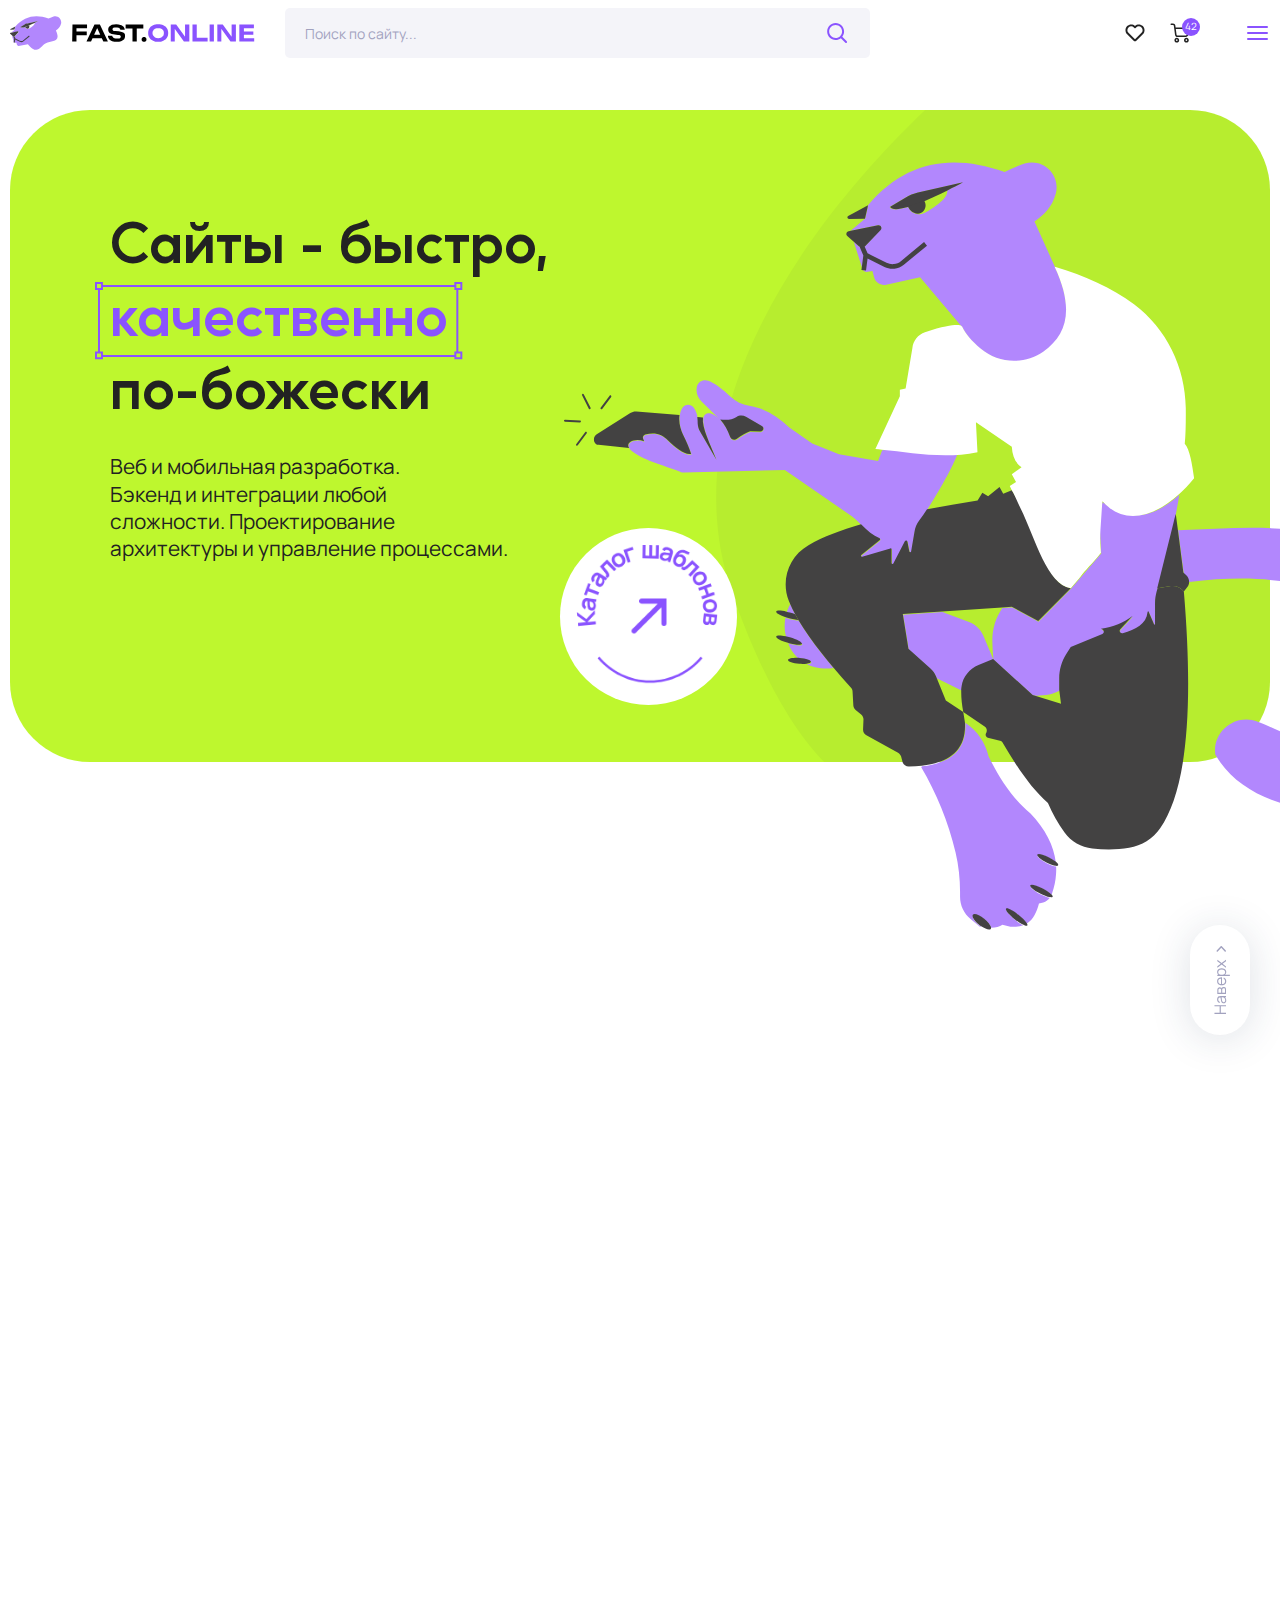
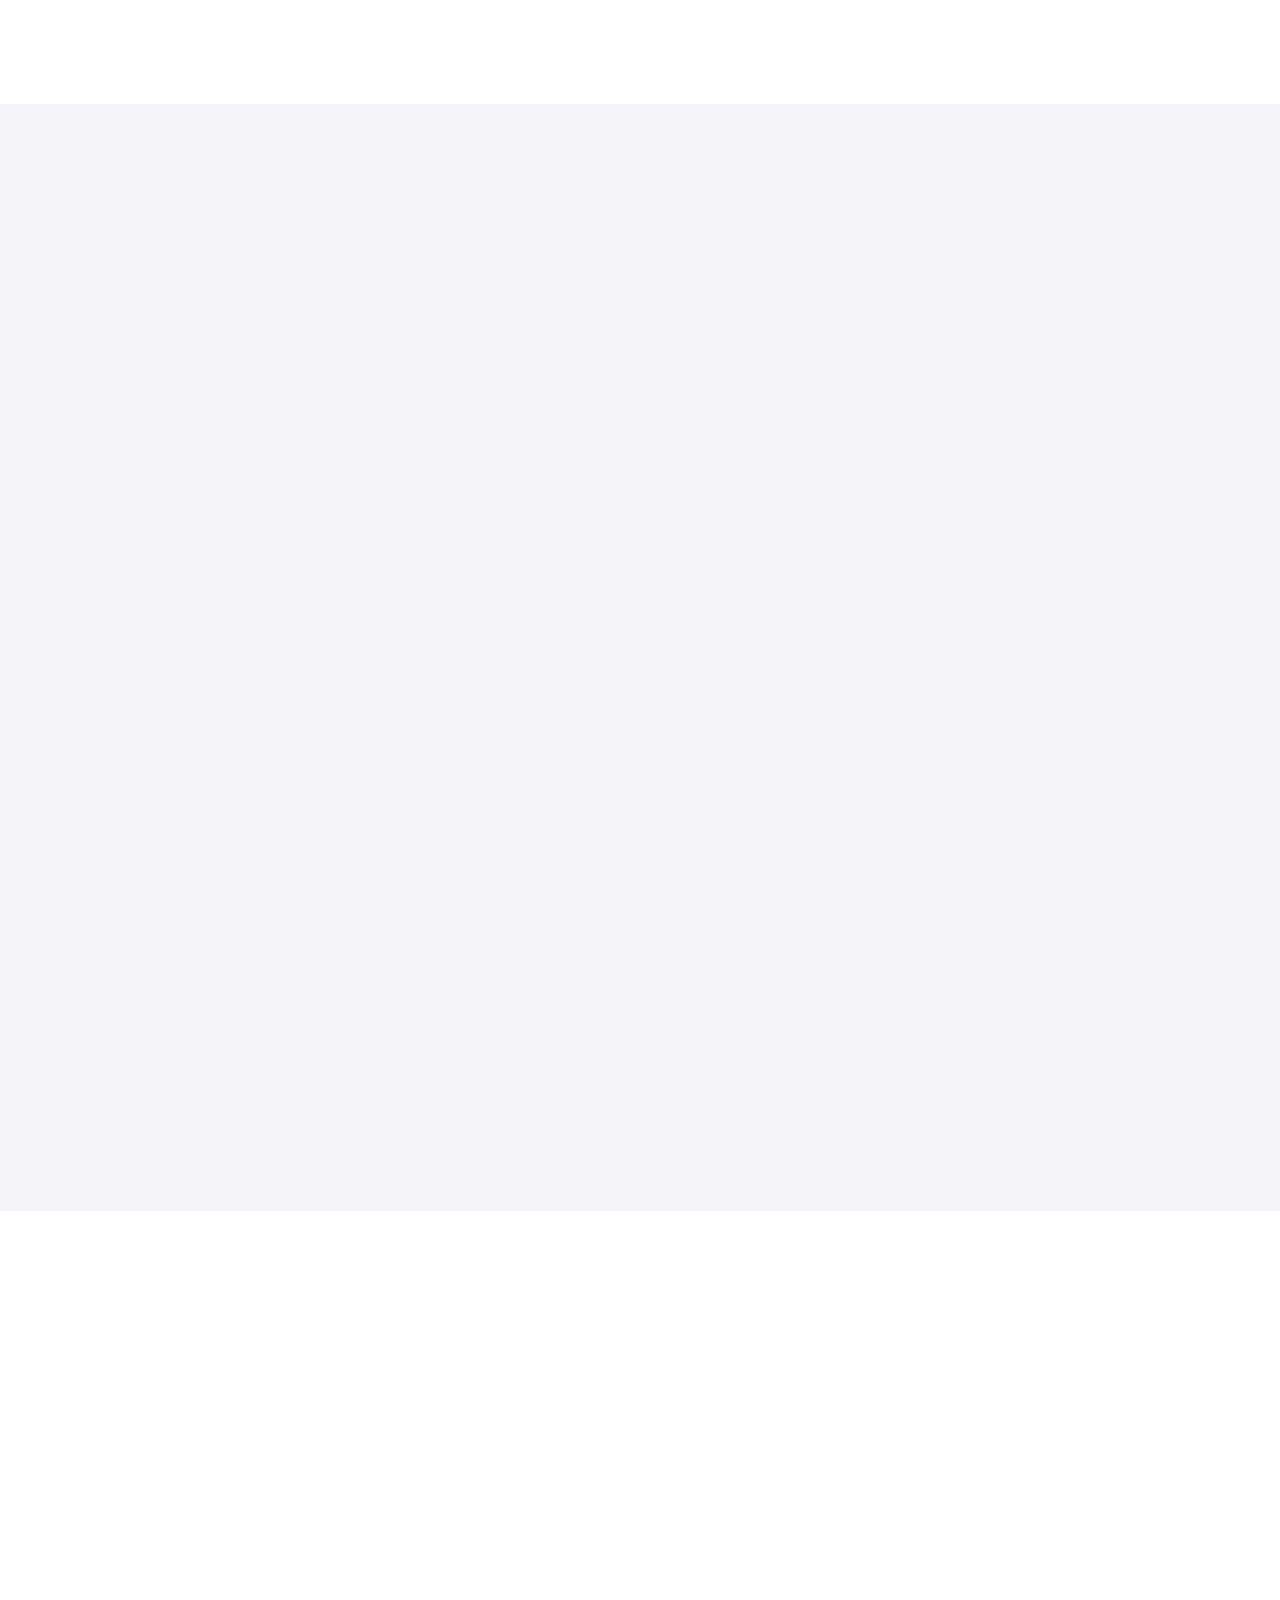
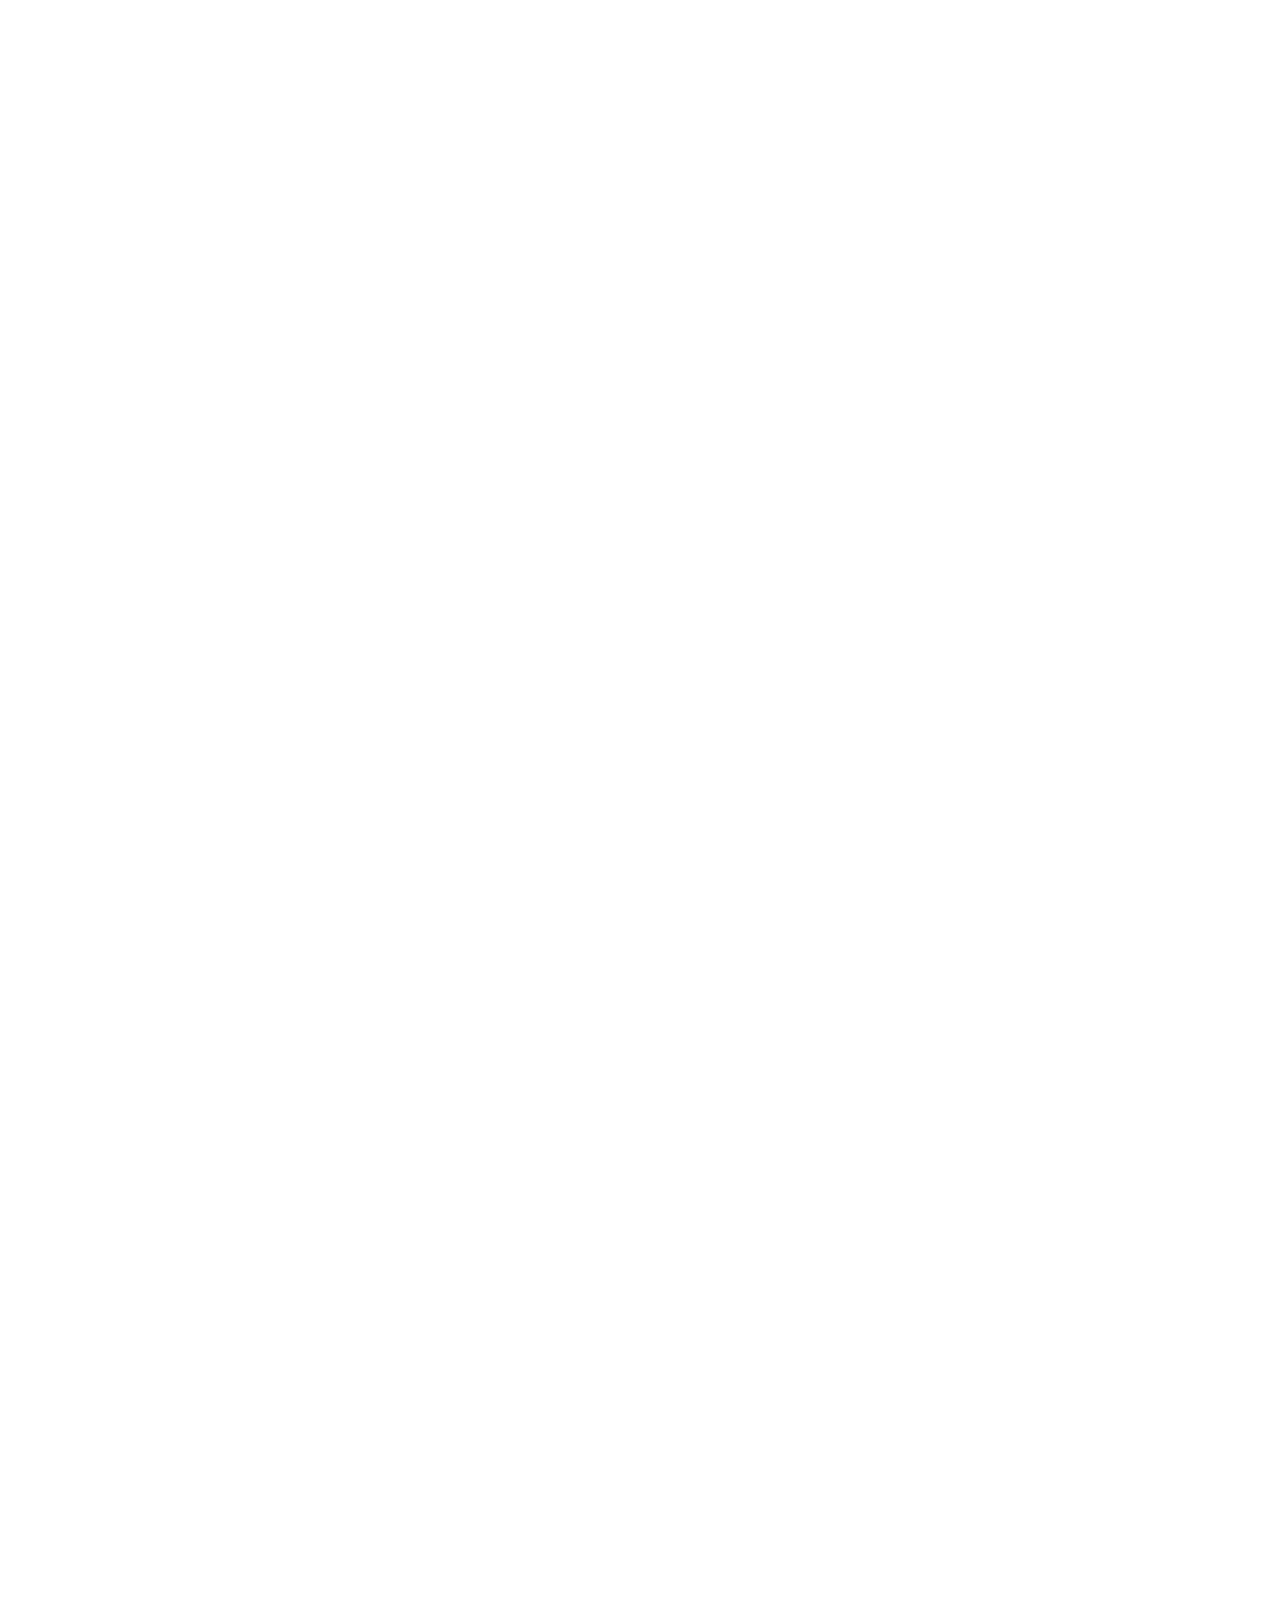
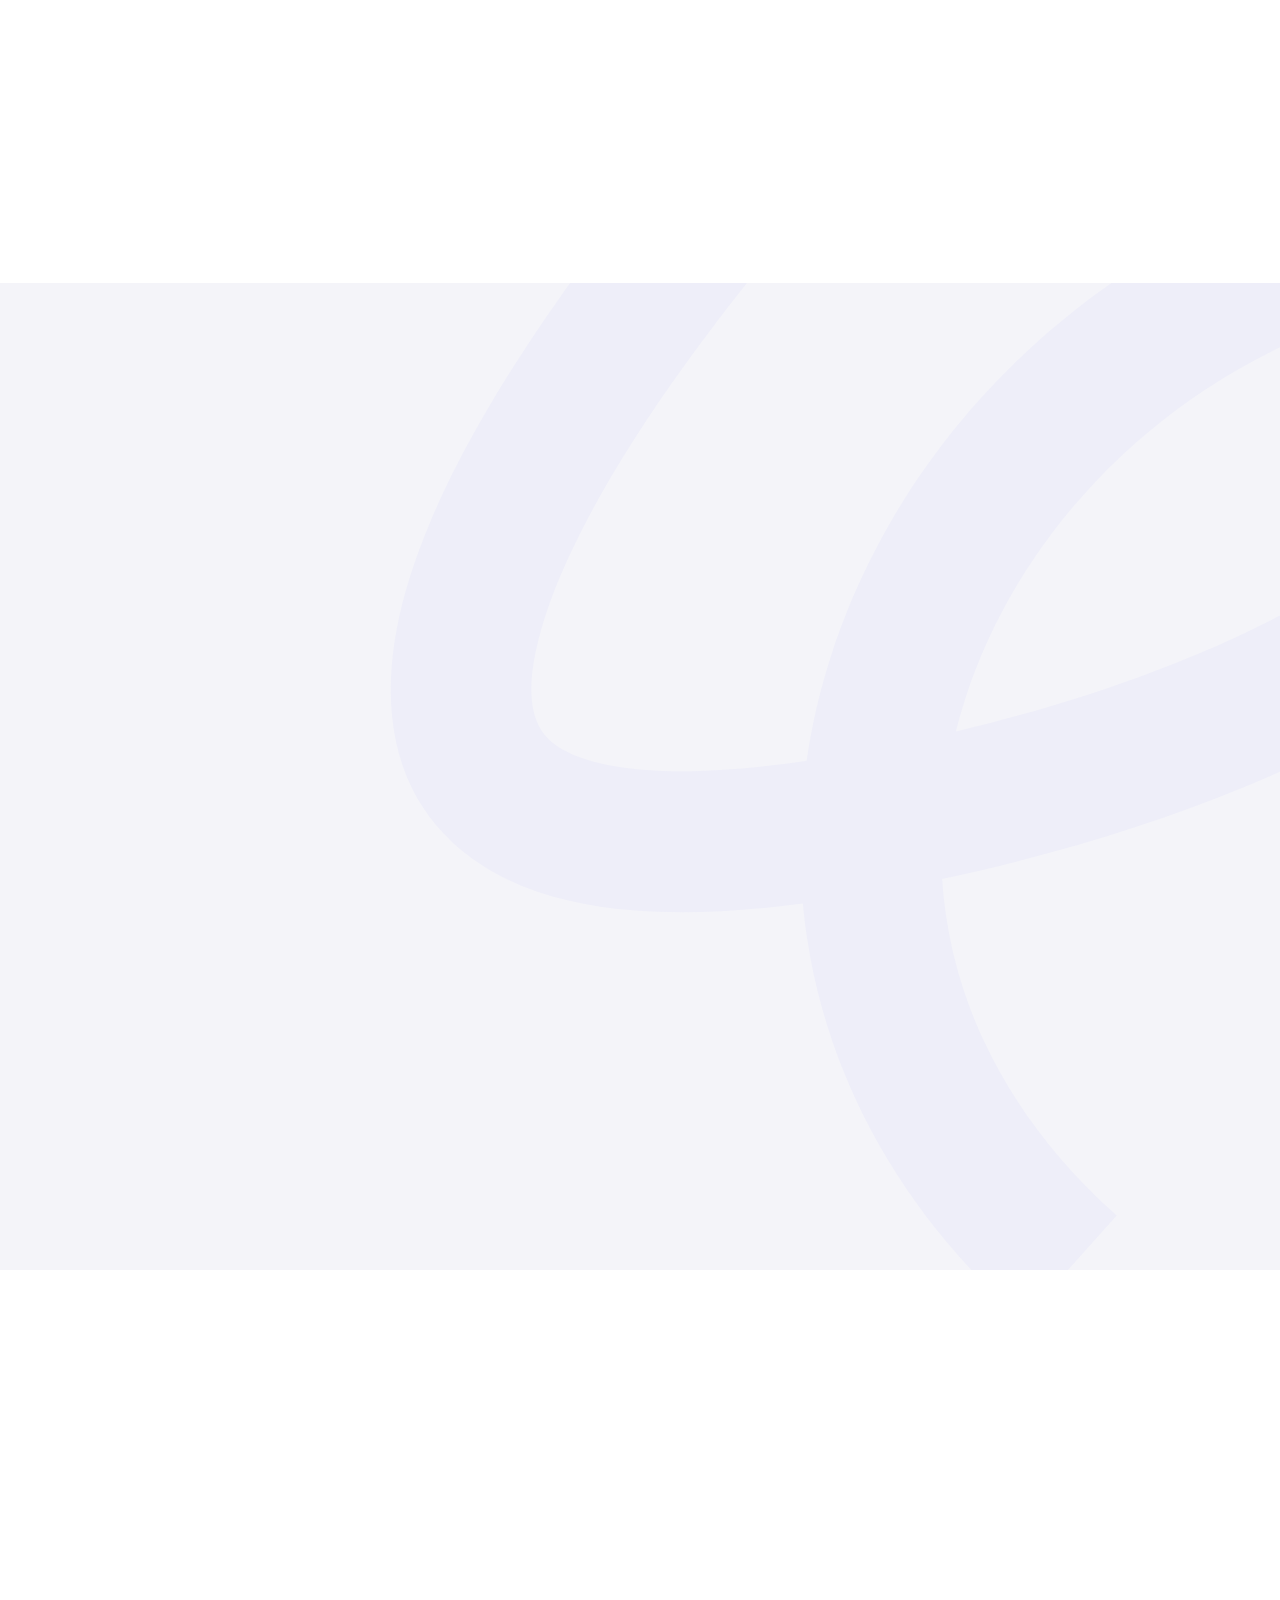
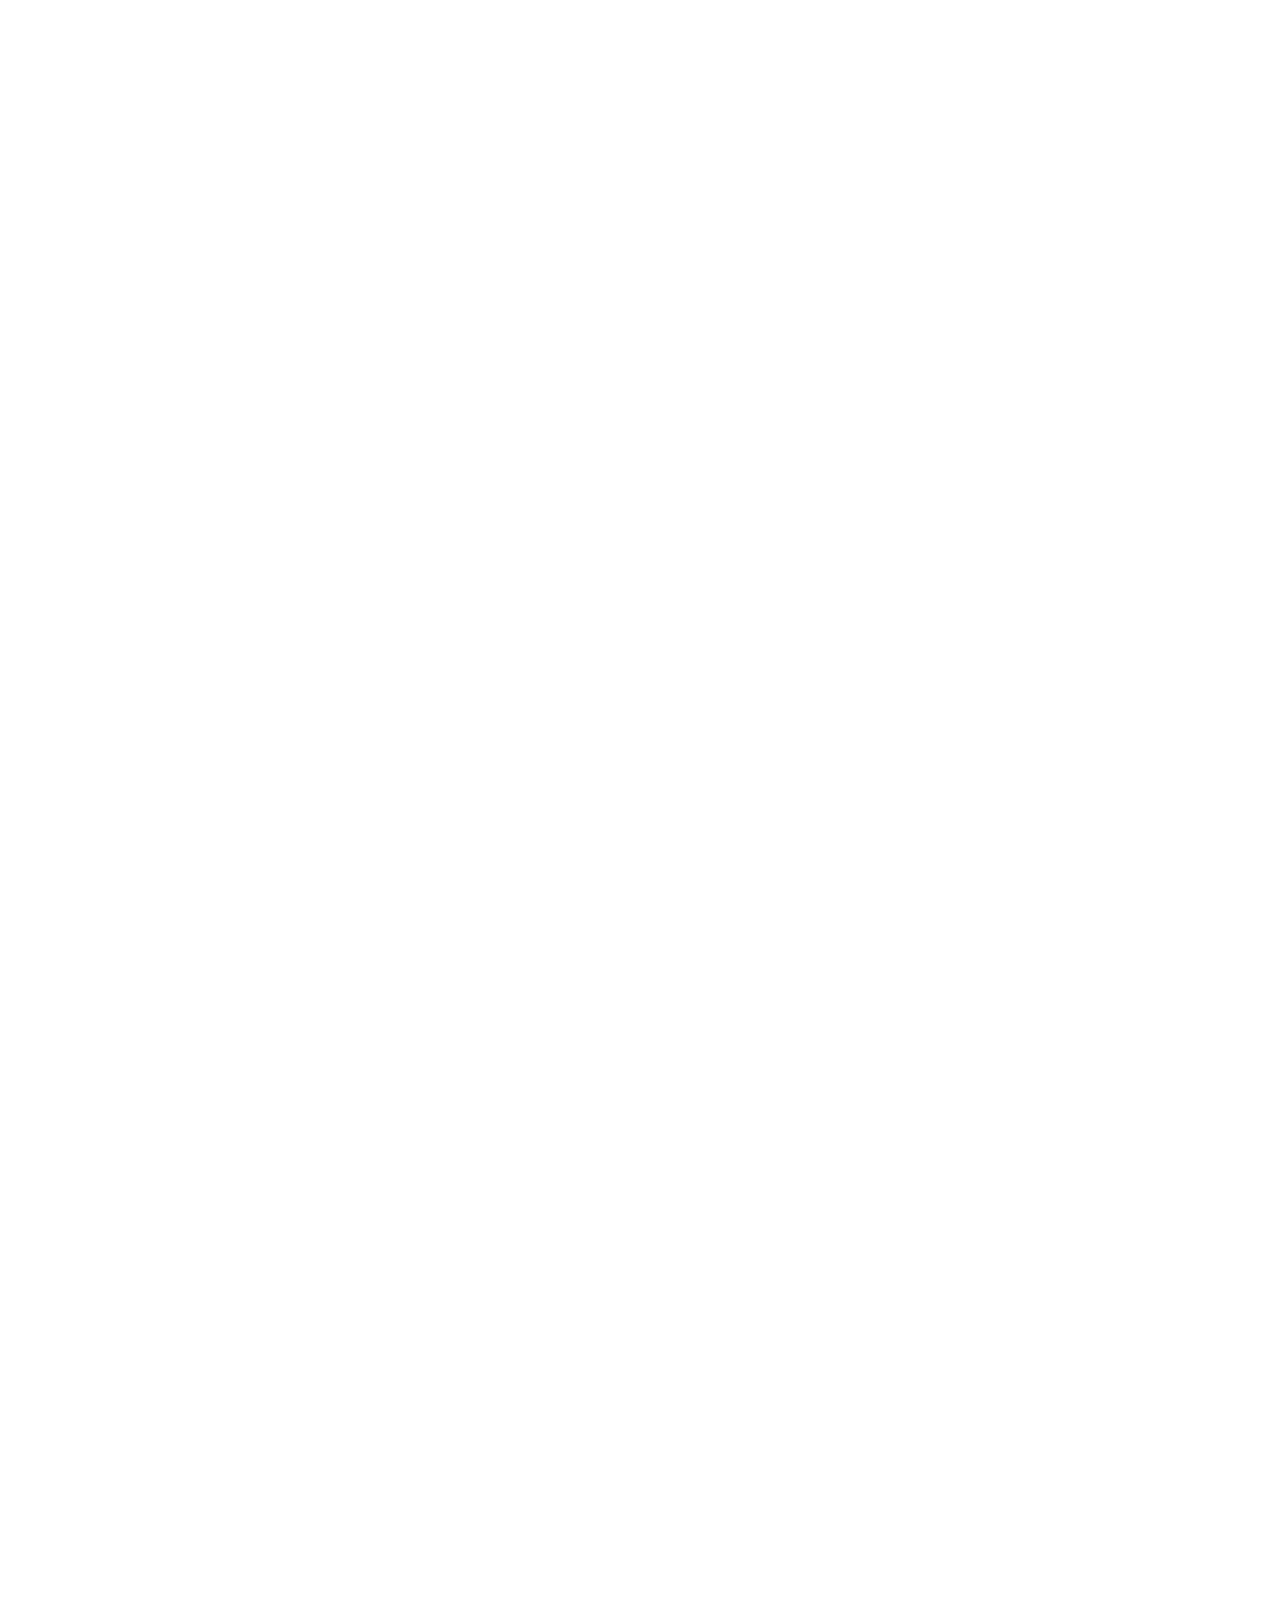
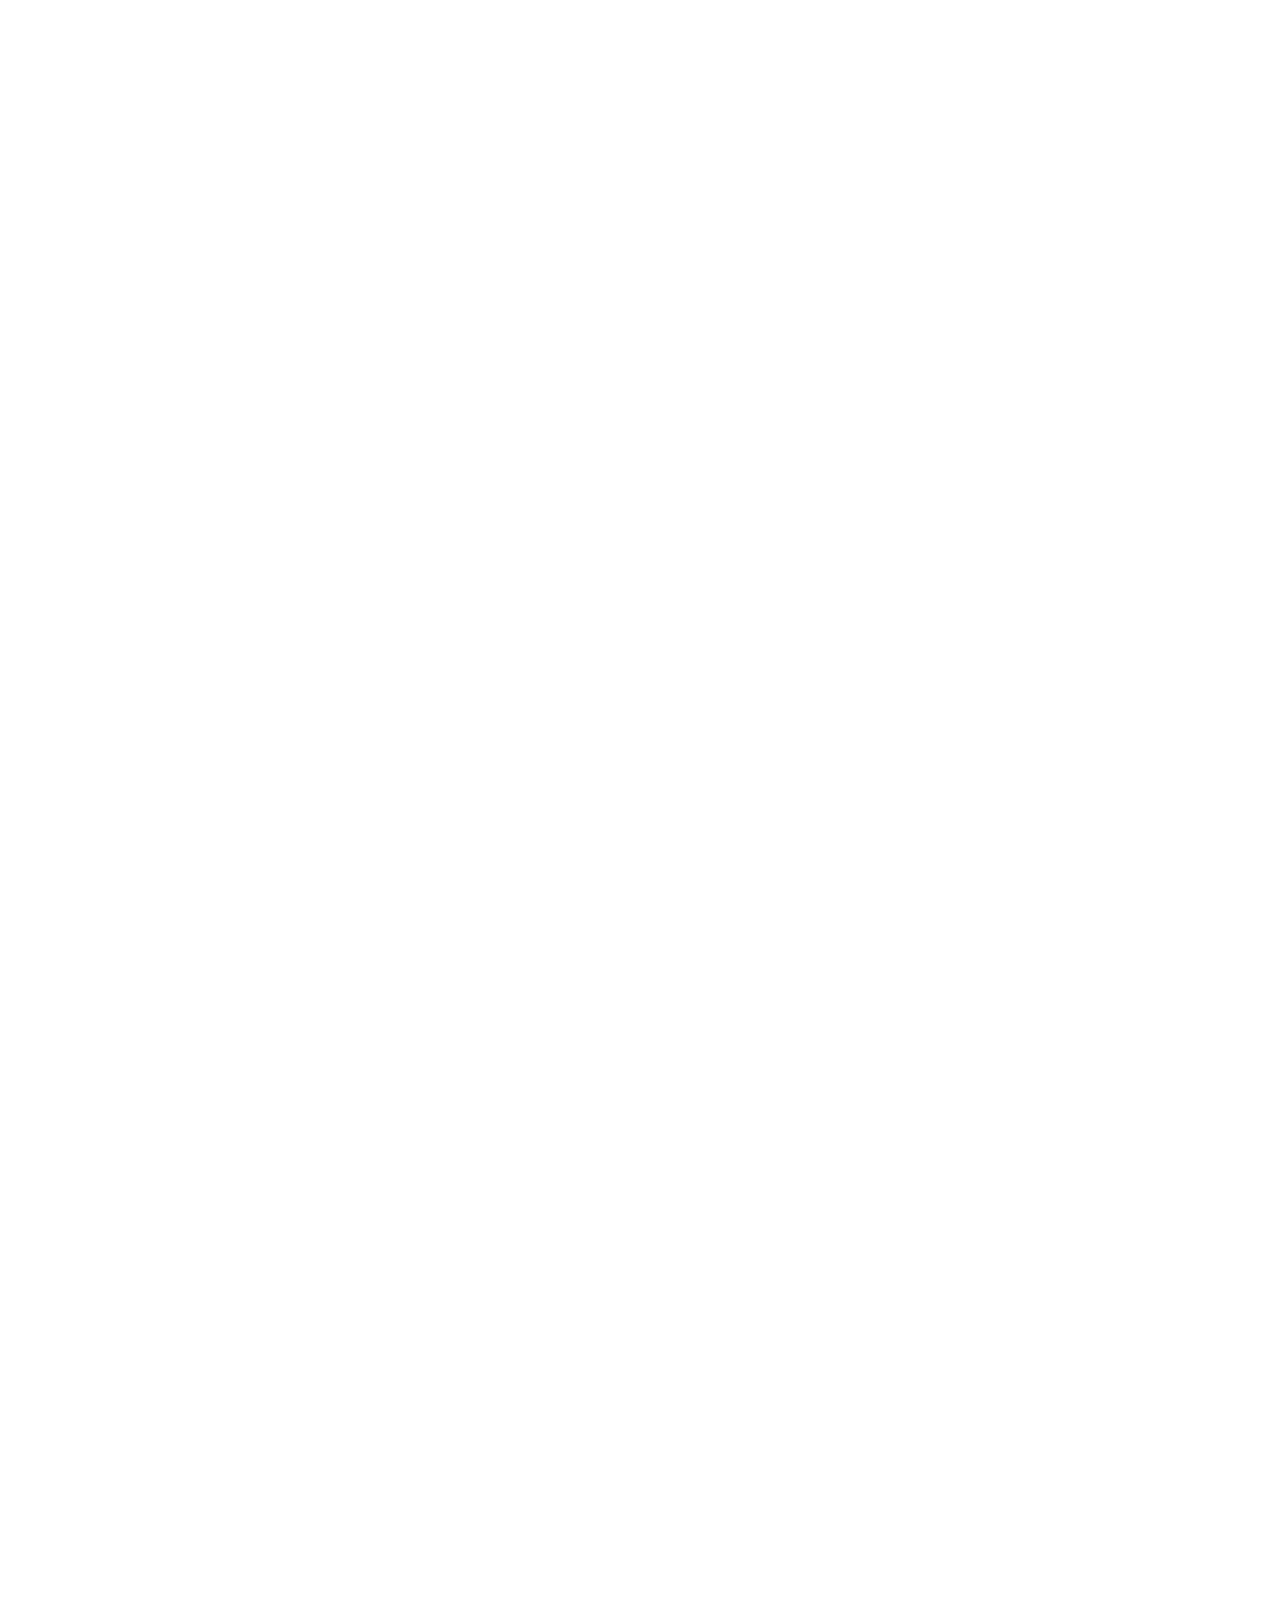
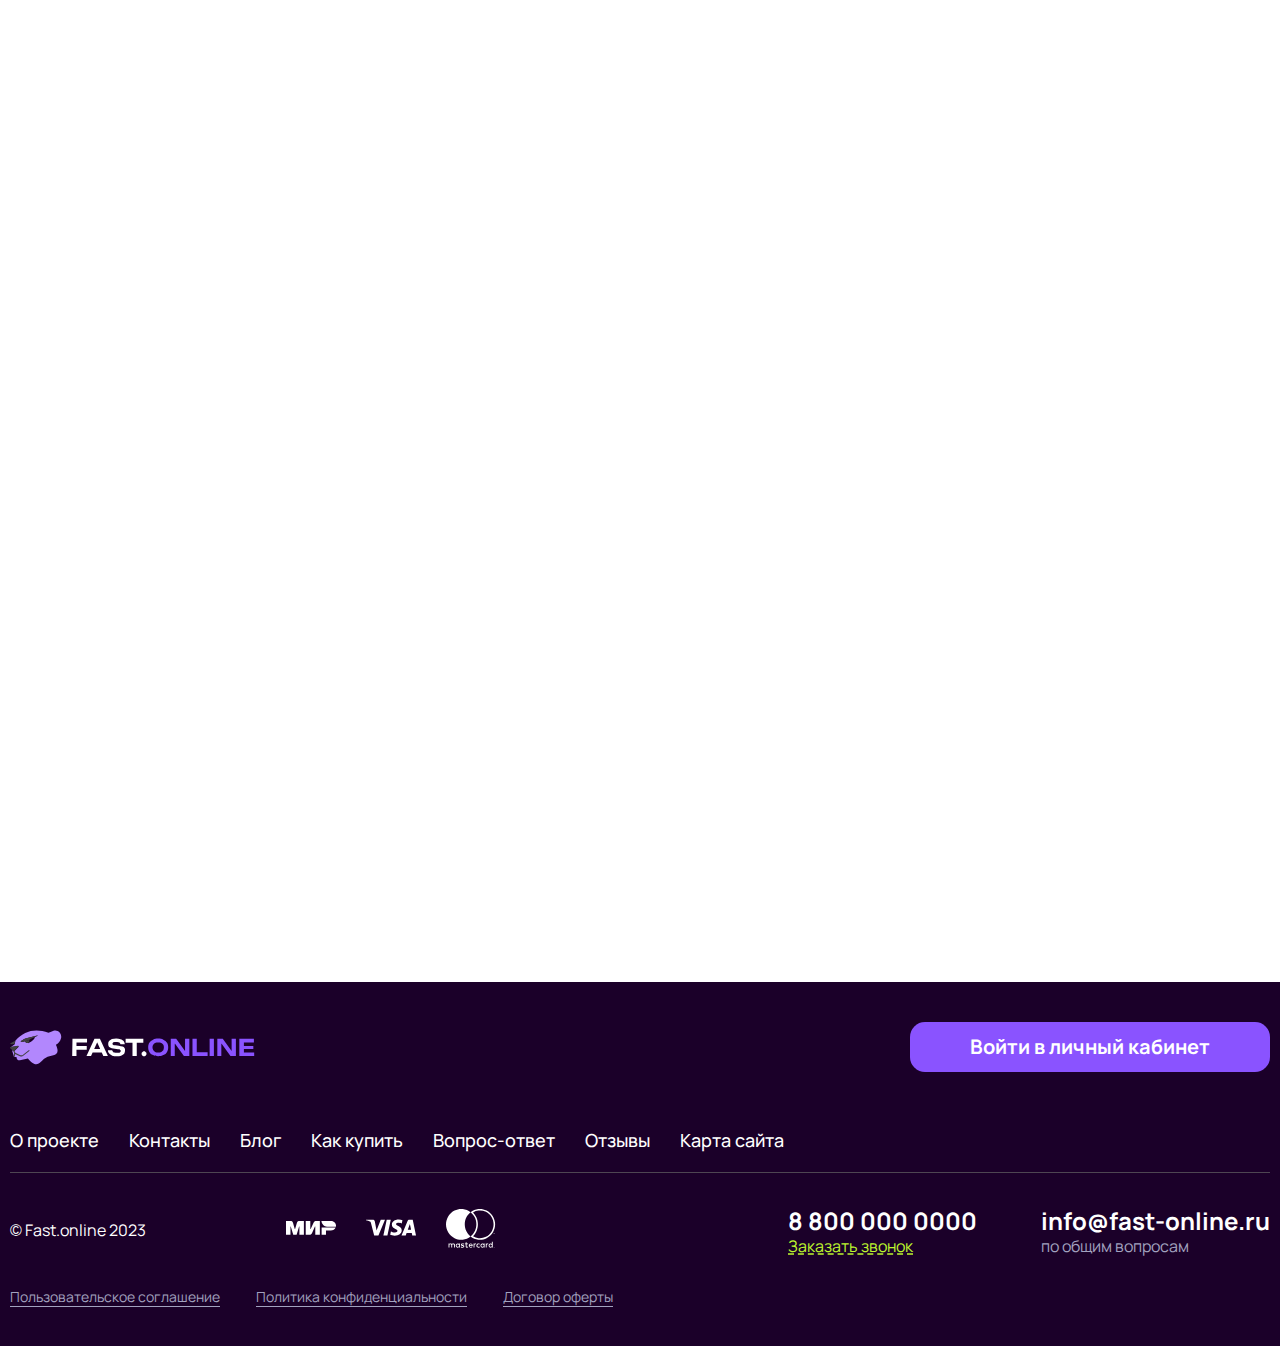
<file: site_v2/fastonline_static-main/docs/index.html>
<!DOCTYPE html>
<html lang="ru">
<head>
  <!DOCTYPE html>
<meta charset="UTF-8">
<meta http-equiv="X-UA-Compatible" content="IE=edge">
<meta name="viewport" content="width=device-width, initial-scale=1.0">
<link rel="apple-touch-icon" sizes="180x180" href="./assets/favicon/apple-touch-icon.png">
<link rel="icon" type="image/png" sizes="32x32" href="./assets/favicon/favicon-32x32.png">
<link rel="icon" type="image/png" sizes="194x194" href="./assets/favicon/favicon-194x194.png">
<link rel="icon" type="image/png" sizes="192x192" href="./assets/favicon/android-chrome-192x192.png">
<link rel="icon" type="image/png" sizes="16x16" href="./assets/favicon/favicon-16x16.png">
<link rel="manifest" href="./assets/favicon/site.webmanifest">
<link rel="mask-icon" href="./assets/favicon/safari-pinned-tab.svg" color="#5bbad5">
<meta name="msapplication-TileColor" content="#ffffff">
<meta name="msapplication-TileImage" content="/mstile-144x144.png">
<meta name="theme-color" content="#ffffff">
  <title>Главная</title>
<link href="./css/main.css" rel="stylesheet"></head>
<body class="body">
<script>
// Поиск в header - выполняется с максимальным приоритетом
(function() {
  'use strict';
  
  console.log('=== ПОИСК: Загрузка скрипта ===');
  
  var data = [
    {t:'Готовые интернет-магазины на Bitrix',u:'./catalog.html',c:'Каталог'},
    {t:'Разработка корпоративных сайтов',u:'./services.html',c:'Услуги'},
    {t:'Новые шаблоны для интернет-магазинов',u:'./catalog.html',c:'Новинки'},
    {t:'Скидки на услуги разработки',u:'./catalog.html',c:'Акции'},
    {t:'Интеграция Bitrix24 с внешними системами',u:'./services.html',c:'Битрикс'},
    {t:'Отзывы клиентов о наших услугах',u:'./reviews.html',c:'Отзывы'},
    {t:'Портфолио выполненных проектов',u:'./about-service.html',c:'Портфолио'},
    {t:'Часто задаваемые вопросы',u:'./faq.html',c:'Вопрос-ответ'}
  ];
  
  function search(query) {
    if (!query || !query.trim()) return [];
    var q = query.trim().toLowerCase();
    return data.filter(function(i) {
      return i.t.toLowerCase().indexOf(q) !== -1 || i.c.toLowerCase().indexOf(q) !== -1;
    });
  }
  
  window.doSearch = function(type) {
    console.log('doSearch вызван, тип:', type);
    var id = type === 'desktop' ? 'search-desktop' : 'search-mobile';
    var input = document.getElementById(id);
    if (!input) {
      console.error('Поле не найдено:', id);
      return false;
    }
    var q = input.value.trim();
    console.log('Запрос:', q);
    if (!q) {
      return false;
    }
    var r = search(q);
    console.log('Найдено результатов:', r.length);
    if (r.length > 0) {
      var url = r[0].u + '?q=' + encodeURIComponent(q);
      console.log('Переход на:', url);
      window.location.href = url;
    } else {
      // Скрываем выпадающий список, если ничего не найдено
      var container = document.getElementById('search-results-' + type);
      if (container) {
        container.classList.remove('active');
        container.innerHTML = '';
      }
    }
    return false;
  };
  
  window.showAutocomplete = function(type) {
    var id = type === 'desktop' ? 'search-desktop' : 'search-mobile';
    var input = document.getElementById(id);
    var container = document.getElementById('search-results-' + type);
    if (!input || !container) return;
    var q = input.value.trim();
    if (q.length < 2) {
      container.classList.remove('active');
      container.innerHTML = '';
      return;
    }
    var r = search(q);
    if (r.length === 0) {
      // Скрываем выпадающий список, если ничего не найдено
      container.classList.remove('active');
      container.innerHTML = '';
      return;
    }
    var h = r.map(function(item) {
      return '<a href="' + item.u + '?q=' + encodeURIComponent(q) + '" class="search__results-item">' +
             '<div class="search__results-item-title">' + item.t + '</div>' +
             '<div class="search__results-item-category">' + item.c + '</div></a>';
    }).join('');
    container.innerHTML = h;
    container.classList.add('active');
  };
  
  function init() {
    console.log('=== ПОИСК: Инициализация ===');
    
    var df = document.querySelector('.header__search.mob-hidden form');
    var di = document.getElementById('search-desktop');
    var db = df ? df.querySelector('button[type="submit"]') : null;
    
    var mf = document.querySelector('.header__search.only-mobile form');
    var mi = document.getElementById('search-mobile');
    var mb = mf ? mf.querySelector('button[type="submit"]') : null;
    
    console.log('Desktop form:', df, 'input:', di, 'button:', db);
    console.log('Mobile form:', mf, 'input:', mi, 'button:', mb);
    
    if (df && di) {
      df.addEventListener('submit', function(e) {
        e.preventDefault();
        e.stopImmediatePropagation();
        console.log('Desktop FORM SUBMIT');
        return doSearch('desktop');
      }, true);
      
      if (db) {
        db.addEventListener('click', function(e) {
          e.preventDefault();
          e.stopImmediatePropagation();
          console.log('Desktop BUTTON CLICK');
          return doSearch('desktop');
        }, true);
      }
      
      di.addEventListener('keydown', function(e) {
        if (e.key === 'Enter') {
          e.preventDefault();
          e.stopImmediatePropagation();
          console.log('Desktop ENTER');
          return doSearch('desktop');
        }
      }, true);
      
      di.addEventListener('input', function() {
        console.log('Desktop INPUT');
        showAutocomplete('desktop');
      });
    }
    
    if (mf && mi) {
      mf.addEventListener('submit', function(e) {
        e.preventDefault();
        e.stopImmediatePropagation();
        console.log('Mobile FORM SUBMIT');
        doSearch('mobile');
        var btn = document.querySelector("[data-search-button-mobile]");
        var field = document.querySelector("[data-search-field-mobile]");
        if (btn && field) {
          field.classList.remove("active");
          btn.classList.remove("active");
          setTimeout(function() { document.body.classList.remove("overlay"); }, 100);
        }
        return false;
      }, true);
      
      if (mb) {
        mb.addEventListener('click', function(e) {
          e.preventDefault();
          e.stopImmediatePropagation();
          console.log('Mobile BUTTON CLICK');
          doSearch('mobile');
          var btn = document.querySelector("[data-search-button-mobile]");
          var field = document.querySelector("[data-search-field-mobile]");
          if (btn && field) {
            field.classList.remove("active");
            btn.classList.remove("active");
            setTimeout(function() { document.body.classList.remove("overlay"); }, 100);
          }
          return false;
        }, true);
      }
      
      mi.addEventListener('keydown', function(e) {
        if (e.key === 'Enter') {
          e.preventDefault();
          e.stopImmediatePropagation();
          console.log('Mobile ENTER');
          doSearch('mobile');
          var btn = document.querySelector("[data-search-button-mobile]");
          var field = document.querySelector("[data-search-field-mobile]");
          if (btn && field) {
            field.classList.remove("active");
            btn.classList.remove("active");
            setTimeout(function() { document.body.classList.remove("overlay"); }, 100);
          }
          return false;
        }
      }, true);
      
      mi.addEventListener('input', function() {
        console.log('Mobile INPUT');
        showAutocomplete('mobile');
      });
    }
    
    console.log('=== ПОИСК: Инициализация завершена ===');
  }
  
  if (document.readyState === 'loading') {
    document.addEventListener('DOMContentLoaded', init, true);
  } else {
    init();
  }
  
  setTimeout(init, 50);
  setTimeout(init, 100);
  setTimeout(init, 300);
  setTimeout(init, 500);
  setTimeout(init, 1000);
  
  console.log('=== ПОИСК: Скрипт загружен ===');
})();
</script>
<div class="main-container">
  <header class="header">
  <div class="container">
    <div class="header__block header__top">
      <a class="logo header__logo" href="/" data-logo-link>
        <img src="./assets/images/logo-fast-online.svg" alt="FASTonline">
      </a>
      <div class="search header__search mob-hidden">
        <form action="#" role="search" aria-label="Поиск по сайту">
          <div class="search__wrapper">
            <input 
              type="search" 
              id="search-desktop" 
              name="search" 
              placeholder="Поиск по сайту..." 
              aria-label="Поиск по сайту" 
              autocomplete="off"
            >
            <button class="search__button" type="submit" aria-label="Найти">
              <svg class="search__button-icon" aria-hidden="true">
                <use xlink:href="./assets/sprite.svg#icon-search"></use>
              </svg>
            </button>
            <div class="search__results" id="search-results-desktop" role="listbox" aria-label="Результаты поиска"></div>
          </div>
        </form>
      </div>
      <div class="header__callback">
        <div class="header__callback-link">
          <a class="header__callback-text" href="tel:+78000000000">8 800 000 0000</a>
          <a class="header__callback-text-underline" data-fancybox href="#modalCallback">Заказать звонок</a>
        </div>
      </div>
      <div class="header__toolbar">
        <a class="header__toolbar-link" href="#">
          <svg class="header__toolbar-icon">
            <use xlink:href="./assets/sprite.svg#icon-fav"></use>
          </svg>
        </a>
        <div class="search header__search only-mobile">
          <form action="#" role="search" aria-label="Поиск по сайту (мобильная версия)">
            <label for="search-mobile" class="visually-hidden" data-search-field-mobile style="display: none !important;"></label>
            <div class="search__wrapper">
              <input 
                type="search" 
                id="search-mobile" 
                name="search" 
                placeholder="Поиск по сайту..." 
                aria-label="Поиск по сайту" 
                autocomplete="off"
              >
              <button class="search__button" type="submit" tabindex="0" aria-label="Найти" data-search-button-mobile>
                <svg class="search__button-icon" aria-hidden="true">
                  <use xlink:href="./assets/sprite.svg#icon-search"></use>
                </svg>
              </button>
              <div class="search__results" id="search-results-mobile" role="listbox" aria-label="Результаты поиска"></div>
            </div>
          </form>
        </div>
        <a class="header__toolbar-link cart" href="#">
          <span class="cart__count">42</span>
          <svg class="header__toolbar-icon">
            <use xlink:href="./assets/sprite.svg#icon-cart"></use>
          </svg>
        </a>
      </div>
      <div class="header__account">
        <a class="button--light header__account-link" data-fancybox href="#modalAuth">
          <span>Войти</span>
          <svg class="header__account-icon">
            <use xlink:href="./assets/sprite.svg#icon-enter"></use>
          </svg>
        </a>
      </div>
      <button class="header__menu-btn" type="button" aria-label="Открыть меню" aria-expanded="false" data-toggle-menu>
        <span aria-hidden="true"></span>
        <span aria-hidden="true"></span>
        <span aria-hidden="true"></span>
      </button>
    </div>
    <!-- Desktop меню -->
    <div class="header__block header__bottom header__nav-desktop" role="navigation" aria-label="Основная навигация">
      <nav class="nav header__nav">
        <ul class="nav__list">
          <li>
            <a class="nav__link nav__link--accent" href="/www/fastonline_static-main/docs/catalog.html">
              <div class="nav__link-icon burger" aria-hidden="true">
                <span></span>
                <span></span>
                <span></span>
              </div>
              <span>Каталог</span>
            </a>
          </li>
          <li>
            <a class="nav__link" href="/www/fastonline_static-main/docs/services.html">Услуги</a>
          </li>
          <li>
            <a class="nav__link" href="/www/fastonline_static-main/docs/catalog.html">Новинки</a>
          </li>
          <li>
            <a class="nav__link" href="/www/fastonline_static-main/docs/catalog.html">Акции</a>
          </li>
          <li>
            <a class="nav__link" href="/www/fastonline_static-main/docs/services.html">Битрикс</a>
          </li>
          <li>
            <a class="nav__link" href="/www/fastonline_static-main/docs/reviews.html">Отзывы</a>
          </li>
          <li>
            <a class="nav__link" href="/www/fastonline_static-main/docs/howitwork.html">Как купить</a>
          </li>
          <li>
            <a class="nav__link" href="/www/fastonline_static-main/docs/about-service.html">Портфолио</a>
          </li>
          <li>
            <a class="nav__link" href="/www/fastonline_static-main/docs/faq.html">Вопрос-ответ</a>
          </li>
          <li>
            <a class="nav__link" href="/www/fastonline_static-main/docs/about-service.html">О проекте</a>
          </li>
          <li>
            <a class="nav__link" href="/www/fastonline_static-main/docs/contacts.html">Контакты</a>
          </li>
        </ul>
      </nav>
    </div>
    <!-- Мобильное меню -->
    <div class="header__block header__bottom menu-mobile" data-mobile-menu>
      <nav class="nav header__nav menu-mobile__nav">
        <ul class="nav__list menu-mobile__list">
          <li>
            <a class="nav__link nav__link--accent menu-mobile__link" href="/www/fastonline_static-main/docs/catalog.html">
              <div class="nav__link-icon burger tab-hidden">
                <span></span>
                <span></span>
                <span></span>
              </div>
              <span>Каталог</span>
            </a>
            <svg class="menu-mobile__link-icon">
              <use xlink:href="./assets/sprite.svg#icon-arrow-extra-min"></use>
            </svg>
          </li>
          <li>
            <a class="nav__link menu-mobile__link" href="/www/fastonline_static-main/docs/services.html">
              <span>Услуги</span>
            </a>
             <svg class="menu-mobile__link-icon">
              <use xlink:href="./assets/sprite.svg#icon-arrow-extra-min"></use>
            </svg>
          </li>
          <li>
            <a class="nav__link menu-mobile__link" href="/www/fastonline_static-main/docs/catalog.html">
              <span>Новинки</span>
            </a>
             <svg class="menu-mobile__link-icon">
              <use xlink:href="./assets/sprite.svg#icon-arrow-extra-min"></use>
            </svg>
          </li>
          <li>
            <a class="nav__link menu-mobile__link" href="/www/fastonline_static-main/docs/catalog.html">
              <span>Акции</span>
            </a>
             <svg class="menu-mobile__link-icon">
              <use xlink:href="./assets/sprite.svg#icon-arrow-extra-min"></use>
            </svg>
          </li>
          <li>
            <a class="nav__link menu-mobile__link" href="/www/fastonline_static-main/docs/services.html">
              <span>Битрикс</span>
            </a>
             <svg class="menu-mobile__link-icon">
              <use xlink:href="./assets/sprite.svg#icon-arrow-extra-min"></use>
            </svg>
          </li>
          <li>
            <a class="nav__link menu-mobile__link" href="/www/fastonline_static-main/docs/reviews.html">
              <span>Отзывы</span>
            </a>
             <svg class="menu-mobile__link-icon">
              <use xlink:href="./assets/sprite.svg#icon-arrow-extra-min"></use>
            </svg>
          </li>
          <li>
            <a class="nav__link menu-mobile__link" href="/www/fastonline_static-main/docs/howitwork.html">
              <span>Как купить</span>
            </a>
             <svg class="menu-mobile__link-icon">
              <use xlink:href="./assets/sprite.svg#icon-arrow-extra-min"></use>
            </svg>
          </li>
          <li>
            <a class="nav__link menu-mobile__link" href="/www/fastonline_static-main/docs/about-service.html">
              <span>Портфолио</span>
            </a>
             <svg class="menu-mobile__link-icon">
              <use xlink:href="./assets/sprite.svg#icon-arrow-extra-min"></use>
            </svg>
          </li>
          <li>
            <a class="nav__link menu-mobile__link" href="/www/fastonline_static-main/docs/faq.html">
              <span>Вопрос-ответ</span>
            </a>
             <svg class="menu-mobile__link-icon">
              <use xlink:href="./assets/sprite.svg#icon-arrow-extra-min"></use>
            </svg>
          </li>
          <li>
            <a class="nav__link menu-mobile__link" href="/www/fastonline_static-main/docs/about-service.html">
              <span>О проекте</span>
            </a>
             <svg class="menu-mobile__link-icon">
              <use xlink:href="./assets/sprite.svg#icon-arrow-extra-min"></use>
            </svg>
          </li>
          <li>
            <a class="nav__link menu-mobile__link" href="/www/fastonline_static-main/docs/contacts.html">
              <span>Контакты</span>
            </a>
             <svg class="menu-mobile__link-icon">
              <use xlink:href="./assets/sprite.svg#icon-arrow-extra-min"></use>
            </svg>
          </li>
        </ul>
        <div class="menu-mobile__nav-bottom">
          <div class="header__account header__account--mobile">
            <a class="header__account-link" data-fancybox href="#modalAuth">
              <span>Войти</span>
              <svg class="header__account-icon">
                <use xlink:href="./assets/sprite.svg#icon-enter"></use>
              </svg>
            </a>
          </div>
          <div class="header__callback header__callback--mobile">
            <div class="header__callback-link">
              <a class="header__callback-text" href="tel:+78000000000">8 800 000 0000</a>
              <a class="header__callback-text-underline" data-fancybox href="#modalCallback">Заказать звонок</a>
            </div>
          </div>
        </div>
      </nav>
    </div>
  </div>
</header>
  <main class="main">
    <section class="section intro">
      <div class="container">
        <div class="intro__inner">
          <div class="intro__content">
            <h1 class="title title--extra intro__title">
              Сайты - быстро,
              <span class="decor decor--border">качественно</span>
              по-божески
            </h1>
            <div class="intro__text">
              <p>Веб и мобильная разработка. Бэкенд&nbsp;и&nbsp;интеграции любой сложности. Проектирование архитектуры и
                управление
                процессами.</p>
            </div>
          </div>
          <div class="intro__content">
            <div class="intro__badge badge badge--light">
              <svg class="badge__icon badge__icon-text badge--light__icon">
                <use xlink:href="./assets/sprite.svg#icon-badge-catalog"></use>
              </svg>
              <svg class="badge__icon badge__icon-arrow badge--light__icon">
                <use xlink:href="./assets/sprite.svg#icon-arrow"></use>
              </svg>

            </div>
            <picture class="intro__picture">
              <svg class="intro__picture-main">
                <use xlink:href="./assets/sprite.svg#icon-cat"></use>
              </svg>
            </picture>
          </div>
        </div>
      </div>
    </section>
    <section class="section triggered mb-90 mbm-30">
      <div class="container">
        <div class="section__header section__header--centered mb-80 mbm-25">
          <h2 class="title mb-20 mbm-15">Как это работает?</h2>
          <p class="title__subtitle">Мы предлагаем вам 2 способа работы с нами, <br class="mob-hidden">выберите один из
            них</p>
        </div>
        <div class="tabs tabs-card mob-hidden" data-tabs-container>
          <div class="columns">
            <div class="columns__col--6 columns__col-mob--12 order-mob--1">
              <div class="tabs__trigger tabs-card__trigger active" data-tabs-trigger data-tabs="tab-1">

                <div class="tabs-card__icon">
                  <svg>
                    <use xlink:href="./assets/sprite.svg#icon-lightning"></use>
                  </svg>
                </div>
                <div class="tabs-card__content">
                  <p class="tabs-card__title">У меня уже <strong>есть сайт</strong></p>
                  <p class="tabs-card__text">Хочу заказать услуги по доработкам своего сайта</p>
                </div>
                <div class="tabs-card__trigger-icon">
                  <svg>
                    <use xlink:href="./assets/sprite.svg#icon-arrow-extra-min"></use>
                  </svg>
                </div>
              </div>
            </div>
            <div class="columns__col--6 columns__col-mob--12 order-mob--3">
              <div class="tabs__trigger tabs-card__trigger" data-tabs-trigger data-tabs="tab-2">

                <div class="tabs-card__icon">
                  <svg>
                    <use xlink:href="./assets/sprite.svg#icon-hash"></use>
                  </svg>
                </div>
                <div class="tabs-card__content">
                  <p class="tabs-card__title">У меня еще <strong>нет сайта</strong></p>
                  <p class="tabs-card__text">Хочу заказать шаблон нового сайта </p>
                </div>
                <div class="tabs-card__trigger-icon">
                  <svg>
                    <use xlink:href="./assets/sprite.svg#icon-arrow-extra-min"></use>
                  </svg>
                </div>
              </div>
            </div>
            <div class="columns__col--12 order-mob--2">
              <ul class="tabs__list tabs-card__list">
                <li class="tabs__item tabs-card__item active" id="tab-1" data-tabs-list>
                  <div class="card-mini card-mini--centered card-mini--arrow tabs-card__item-inner">
                    <span class="card-mini__count">1</span>
                    <div class="card-mini__text">Авторизуйтесь или зарегистрируйтесь на сайте
                      <bu>Fast.online</bu>
                    </div>
                  </div>
                  <div class="card-mini card-mini--centered card-mini--arrow tabs-card__item-inner">
                    <span class="card-mini__count">2</span>
                    <div class="card-mini__text">Выберете услугу и нажмите - “Оставить заявку”. Подробно опишите вашу
                      задачу
                    </div>
                  </div>
                  <div class="card-mini card-mini--centered card-mini--arrow tabs-card__item-inner">
                    <span class="card-mini__count">3</span>
                    <div class="card-mini__text">Менеджер свяжется с вами чтобы уточнить все детали</div>
                  </div>
                  <div class="card-mini card-mini--centered tabs-card__item-inner">
                    <span class="card-mini__count">4</span>
                    <div class="card-mini__text">Оплачиваете услугу через <a class="link link--underline" href="#">личный
                      кабинет</a> после того, как исполнитель ее выполнит
                    </div>
                  </div>
                </li>
                <li class="tabs__item tabs-card__item" id="tab-2" data-tabs-list>
                  <div class="card-mini card-mini--centered card-mini--arrow tabs-card__item-inner">
                    <span class="card-mini__count">1</span>
                    <div class="card-mini__text">Мы не придумали что тут написать</div>
                  </div>
                  <div class="card-mini card-mini--centered card-mini--arrow tabs-card__item-inner">
                    <span class="card-mini__count">2</span>
                    <div class="card-mini__text">Но клиенты нам нужны</div>
                  </div>
                  <div class="card-mini card-mini--centered card-mini--arrow tabs-card__item-inner">
                    <span class="card-mini__count">3</span>
                    <div class="card-mini__text">Мы вам понравимся. Честно-честно!</div>
                  </div>
                  <div class="card-mini card-mini--centered tabs-card__item-inner">
                    <span class="card-mini__count">4</span>
                    <div class="card-mini__text">Напишите нам (´｡• ω •｡`)</div>
                  </div>
                </li>
              </ul>
            </div>
          </div>
        </div>
        <div class="collapse tabs-card only-mobile" data-collapse data-duration="700">
          <div class="collapse__wrapper">
            <div class="collapse__item" data-collapse-item>
              <div class="collapse__trigger tabs-card__trigger active" data-collapse-trigger>
                <div class="tabs-card__icon">
                  <svg>
                    <use xlink:href="./assets/sprite.svg#icon-lightning"></use>
                  </svg>
                </div>
                <div class="tabs-card__content">
                  <p class="tabs-card__title">У меня уже <strong>есть сайт</strong></p>
                  <p class="tabs-card__text">Хочу заказать услуги по доработкам своего сайта</p>
                </div>
                <div class="tabs-card__trigger-icon active" data-collapse-icon>
                  <svg>
                    <use xlink:href="./assets/sprite.svg#icon-arrow-extra-min"></use>
                  </svg>
                </div>
              </div>
              <div class="collapse__content collapse-show" data-collapse-content>
                <div class="collapse__inner">
                  <ul class="tabs-card__list">
                    <li class="card-mini card-mini--centered card-mini--arrow tabs-card__item-inner">
                      <span class="card-mini__count">1</span>
                      <div class="card-mini__text">Авторизуйтесь или зарегистрируйтесь на сайте
                        <bu>Fast.online</bu>
                      </div>
                    </li>
                    <li class="card-mini card-mini--centered card-mini--arrow tabs-card__item-inner">
                      <span class="card-mini__count">2</span>
                      <div class="card-mini__text">Выберете услугу и нажмите - “Оставить заявку”. Подробно опишите вашу
                        задачу
                      </div>
                    </li>
                    <li class="card-mini card-mini--centered card-mini--arrow tabs-card__item-inner">
                      <span class="card-mini__count">3</span>
                      <div class="card-mini__text">Менеджер свяжется с вами чтобы уточнить все детали</div>
                    </li>
                    <li class="card-mini card-mini--centered tabs-card__item-inner">
                      <span class="card-mini__count">4</span>
                      <div class="card-mini__text">Оплачиваете услугу через <a class="link link--underline" href="#">личный
                        кабинет</a> после того, как исполнитель ее выполнит
                      </div>
                    </li>
                  </ul>
                </div>
              </div>
            </div>
          </div>
          <div class="collapse__wrapper">
            <div class="collapse__item" data-collapse-item>
              <div class="collapse__trigger tabs-card__trigger" data-collapse-trigger>
                <div class="tabs-card__icon">
                  <svg>
                    <use xlink:href="./assets/sprite.svg#icon-hash"></use>
                  </svg>
                </div>
                <div class="tabs-card__content">
                  <p class="tabs-card__title">У меня еще <strong>нет сайта</strong></p>
                  <p class="tabs-card__text">Хочу заказать шаблон нового сайта </p>
                </div>
                <div class="tabs-card__trigger-icon active" data-collapse-icon>
                  <svg>
                    <use xlink:href="./assets/sprite.svg#icon-arrow-extra-min"></use>
                  </svg>
                </div>
              </div>
              <div class="collapse__content" data-collapse-content>
                <div class="collapse__inner">
                  <ul class="tabs-card__list">
                    <li class="card-mini card-mini--centered card-mini--arrow tabs-card__item-inner">
                      <span class="card-mini__count">1</span>
                      <div class="card-mini__text">Мы не придумали что тут написать</div>
                    </li>
                    <li class="card-mini card-mini--centered card-mini--arrow tabs-card__item-inner">
                      <span class="card-mini__count">2</span>
                      <div class="card-mini__text">Но клиенты нам нужны</div>
                    </li>
                    <li class="card-mini card-mini--centered card-mini--arrow tabs-card__item-inner">
                      <span class="card-mini__count">3</span>
                      <div class="card-mini__text">Мы вам понравимся. Честно-честно!</div>
                    </li>
                    <li class="card-mini card-mini--centered tabs-card__item-inner">
                      <span class="card-mini__count">4</span>
                      <div class="card-mini__text">Напишите нам (´｡• ω •｡`)</div>
                    </li>
                  </ul>
                </div>
              </div>
            </div>
          </div>
        </div>
      </div>
    </section>
    <section class="section section--color pt-120 pb-120 mb-120 ptm-30 pbm-30 mbm-35">
      <div class="triggered triggered--from-left">
        <div class="container">
          <div class="columns">
            <div class="columns__col--4 columns__row--2 columns__col-laptop--7 columns__col-mob--12">
              <div class="section__header section__header--vert-centered pb-20">
                <h2 class="title mb-20 mbm-15">Услуги</h2>
                <p class="title__subtitle mb-50 mbm-0">Таким образом постоянный количественный рост и сфера нашей
                  активности
                  способствует подготовки и </p>
                <a class="button button--fill button--hover-rotate laptop-hidden" href="/www/fastonline_static-main/docs/services.html">
                  <span>Все услуги</span>
                  <svg class="button__icon button__icon--arrow">
                    <use xlink:href="./assets/sprite.svg#icon-arrow"></use>
                  </svg>
                </a>
              </div>
            </div>
            <div class="columns__col--4 columns__col-laptop--6 columns__col-mob--12">
              <div class="card card-srv">
  <div class="card-srv__top">
    <div class="card__text-bold">Разработка дизайна макета на главной</div>
    <div class="editor card-srv__text">
      <p>Задача организации, в особенности же сложившаяся структура организации способствует подготовки </p>
    </div>
  </div>
  <div class="card-srv__bottom">
    <div class="card__text-bold">15000 ₽</div>
    <a class="button button--light card-srv__button" href="#">Оставить заявку</a>
  </div>
</div>
            </div>
            <div class="columns__col--4 columns__col-laptop--6 columns__col-mob--12">
              <div class="card card-srv">
  <div class="card-srv__top">
    <div class="card__text-bold">Разработка дизайна макета на главной</div>
    <div class="editor card-srv__text">
      <p>Задача организации, в особенности же сложившаяся структура организации способствует подготовки </p>
    </div>
  </div>
  <div class="card-srv__bottom">
    <div class="card__text-bold">15000 ₽</div>
    <a class="button button--light card-srv__button" href="#">Оставить заявку</a>
  </div>
</div>
            </div>
            <div class="columns__col--4 columns__col-laptop--6 columns__col-mob--12">
              <div class="card card-srv">
  <div class="card-srv__top">
    <div class="card__text-bold">Разработка дизайна макета на главной</div>
    <div class="editor card-srv__text">
      <p>Задача организации, в особенности же сложившаяся структура организации способствует подготовки </p>
    </div>
  </div>
  <div class="card-srv__bottom">
    <div class="card__text-bold">15000 ₽</div>
    <a class="button button--light card-srv__button" href="#">Оставить заявку</a>
  </div>
</div>
            </div>
            <div class="columns__col--4 columns__col-laptop--6 columns__col-mob--12">
              <div class="card card-srv">
  <div class="card-srv__top">
    <div class="card__text-bold">Разработка дизайна макета на главной</div>
    <div class="editor card-srv__text">
      <p>Задача организации, в особенности же сложившаяся структура организации способствует подготовки </p>
    </div>
  </div>
  <div class="card-srv__bottom">
    <div class="card__text-bold">15000 ₽</div>
    <a class="button button--light card-srv__button" href="#">Оставить заявку</a>
  </div>
</div>
            </div>
          </div>
        </div>
      </div>
    </section>
    <section class="section triggered mb-80 mbm-40">
      <div class="container">
        <div class="columns block-img">
          <div class="columns__col--6 columns__col-tab--12 block-img__content">
            <div class="section__header">
              <h2 class="title mb-20 mbm-15">Забирай <span class="decor decor--outline">1500 бонусов</span> на свой счет
              </h2>
              <div class="title__subtitle mb-30">
                Вы еще не с нами? Скорей забирайте бонусы! <br class="mob-hidden"> Первым 500 зарегистрированным
                пользователям <br class="mob-hidden"> начислим 1500
                бонусов на счет
              </div>
              <a class="button button--fill-second button--hover-transl button--mob-wide" href="#">
                <span>Хочу бонус</span>
                <svg class="button__icon button__icon--arrow">
                  <use xlink:href="./assets/sprite.svg#icon-arrow-min"></use>
                </svg>
              </a>
            </div>
          </div>
          <div class="columns__col--6 columns__col-tab--12">
            <picture class="block-img__picture block-img__picture-laptop">
              <svg class="">
                <use xlink:href="./assets/sprite.svg#icon-laptop"></use>
              </svg>
            </picture>
          </div>
        </div>
      </div>
    </section>
    <section class="section triggered triggered--from-right mb-120 mbm-20">
      <div class="container">
        <div class="columns">
          <div class="columns__col--12">
            <div class="section__header section__header--centered mb-45 mbm-30">
              <h2 class="title mb-20">Каталог</h2>
              <div class="title__subtitle">
                Ознакомьтесь с самыми популярными шаблонами веб-<br class="mob-hidden">сайтов недели. Они стоят вашего
                внимания
              </div>
            </div>
          </div>
          <div class="columns__col--6 columns__col-mob--12">
            <div class="card card-prod card-prod--big" tabindex="0">
  <div class="card-prod__top card-prod__top--colored">
    <button class="card-prod__button-fav" type="button" data-fav>
      <svg>
        <use xlink:href="./assets/sprite.svg#icon-fav"></use>
      </svg>
    </button>
    <picture class="card-prod__picture card-prod__picture--big">
      <img src="./assets/images/card-img-1.jpg" alt="Сайт">
    </picture>
  </div>
  <div class="card-prod__bottom">
    <div class="card-prod__specific card-prod__bottom-block">
      <p class="card-prod__specific-text">Диджитал маркетинг</p>
      <div class="rating">
        <div class="rating__stars" data-rating="4">
          <svg class="rating__stars-icon">
            <use xlink:href="./assets/sprite.svg#icon-star"></use>
          </svg>
          <svg class="rating__stars-icon">
            <use xlink:href="./assets/sprite.svg#icon-star"></use>
          </svg>
          <svg class="rating__stars-icon">
            <use xlink:href="./assets/sprite.svg#icon-star"></use>
          </svg>
          <svg class="rating__stars-icon">
            <use xlink:href="./assets/sprite.svg#icon-star"></use>
          </svg>
          <svg class="rating__stars-icon">
            <use xlink:href="./assets/sprite.svg#icon-star"></use>
          </svg>
        </div>
        <div class="rating__count">(10)</div>
      </div>
    </div>
    <div class="card__text-bold card-prod__title">Сайт для маркетинговых исследований в сфере онлайн
      бизнеса
    </div>
    <div class="card-prod__info card-prod__bottom-block">
      <div class="card-prod__price">10 000 &#8381;</div>
      <picture class="card-prod__info-logo">
        <img src="./assets/images/logo-wp.png" alt="logo-wp">
      </picture>
    </div>
    <a class="button button--light button--wide card-prod__button-mob">Подробнее</a>
  </div>
  <div class="card-prod__overflow">
    <div class="card-prod__overflow-wrap">
      <a class="button button--fill-second card-prod__button" href="#">Подробнее</a>
      <a class="button button--fill card-prod__button" href="#">
        <span>Демо</span>
        <svg>
          <use xlink:href="./assets/sprite.svg#icon-four-arrows"></use>
        </svg>
      </a>
    </div>
  </div>
</div>
          </div>
          <div class="columns__col--6 columns__col-mob--12">
            <div class="card card-prod card-prod--big" tabindex="0">
  <div class="card-prod__top card-prod__top--colored">
    <button class="card-prod__button-fav" type="button" data-fav>
      <svg>
        <use xlink:href="./assets/sprite.svg#icon-fav"></use>
      </svg>
    </button>
    <picture class="card-prod__picture card-prod__picture--big">
      <img src="./assets/images/card-img-1.jpg" alt="Сайт">
    </picture>
  </div>
  <div class="card-prod__bottom">
    <div class="card-prod__specific card-prod__bottom-block">
      <p class="card-prod__specific-text">Диджитал маркетинг</p>
      <div class="rating">
        <div class="rating__stars" data-rating="4">
          <svg class="rating__stars-icon">
            <use xlink:href="./assets/sprite.svg#icon-star"></use>
          </svg>
          <svg class="rating__stars-icon">
            <use xlink:href="./assets/sprite.svg#icon-star"></use>
          </svg>
          <svg class="rating__stars-icon">
            <use xlink:href="./assets/sprite.svg#icon-star"></use>
          </svg>
          <svg class="rating__stars-icon">
            <use xlink:href="./assets/sprite.svg#icon-star"></use>
          </svg>
          <svg class="rating__stars-icon">
            <use xlink:href="./assets/sprite.svg#icon-star"></use>
          </svg>
        </div>
        <div class="rating__count">(10)</div>
      </div>
    </div>
    <div class="card__text-bold card-prod__title">Сайт для маркетинговых исследований в сфере онлайн
      бизнеса
    </div>
    <div class="card-prod__info card-prod__bottom-block">
      <div class="card-prod__price">10 000 &#8381;</div>
      <picture class="card-prod__info-logo">
        <img src="./assets/images/logo-wp.png" alt="logo-wp">
      </picture>
    </div>
    <a class="button button--light button--wide card-prod__button-mob">Подробнее</a>
  </div>
  <div class="card-prod__overflow">
    <div class="card-prod__overflow-wrap">
      <a class="button button--fill-second card-prod__button" href="#">Подробнее</a>
      <a class="button button--fill card-prod__button" href="#">
        <span>Демо</span>
        <svg>
          <use xlink:href="./assets/sprite.svg#icon-four-arrows"></use>
        </svg>
      </a>
    </div>
  </div>
</div>
          </div>
          <div class="columns__col--6 columns__col-mob--12">
            <div class="card card-prod card-prod--big" tabindex="0">
  <div class="card-prod__top card-prod__top--colored">
    <button class="card-prod__button-fav" type="button" data-fav>
      <svg>
        <use xlink:href="./assets/sprite.svg#icon-fav"></use>
      </svg>
    </button>
    <picture class="card-prod__picture card-prod__picture--big">
      <img src="./assets/images/card-img-1.jpg" alt="Сайт">
    </picture>
  </div>
  <div class="card-prod__bottom">
    <div class="card-prod__specific card-prod__bottom-block">
      <p class="card-prod__specific-text">Диджитал маркетинг</p>
      <div class="rating">
        <div class="rating__stars" data-rating="4">
          <svg class="rating__stars-icon">
            <use xlink:href="./assets/sprite.svg#icon-star"></use>
          </svg>
          <svg class="rating__stars-icon">
            <use xlink:href="./assets/sprite.svg#icon-star"></use>
          </svg>
          <svg class="rating__stars-icon">
            <use xlink:href="./assets/sprite.svg#icon-star"></use>
          </svg>
          <svg class="rating__stars-icon">
            <use xlink:href="./assets/sprite.svg#icon-star"></use>
          </svg>
          <svg class="rating__stars-icon">
            <use xlink:href="./assets/sprite.svg#icon-star"></use>
          </svg>
        </div>
        <div class="rating__count">(10)</div>
      </div>
    </div>
    <div class="card__text-bold card-prod__title">Сайт для маркетинговых исследований в сфере онлайн
      бизнеса
    </div>
    <div class="card-prod__info card-prod__bottom-block">
      <div class="card-prod__price">10 000 &#8381;</div>
      <picture class="card-prod__info-logo">
        <img src="./assets/images/logo-wp.png" alt="logo-wp">
      </picture>
    </div>
    <a class="button button--light button--wide card-prod__button-mob">Подробнее</a>
  </div>
  <div class="card-prod__overflow">
    <div class="card-prod__overflow-wrap">
      <a class="button button--fill-second card-prod__button" href="#">Подробнее</a>
      <a class="button button--fill card-prod__button" href="#">
        <span>Демо</span>
        <svg>
          <use xlink:href="./assets/sprite.svg#icon-four-arrows"></use>
        </svg>
      </a>
    </div>
  </div>
</div>
          </div>
          <div class="columns__col--6 columns__col-mob--12 mb-55 mbm-0">
            <div class="card card-prod card-prod--big" tabindex="0">
  <div class="card-prod__top card-prod__top--colored">
    <button class="card-prod__button-fav" type="button" data-fav>
      <svg>
        <use xlink:href="./assets/sprite.svg#icon-fav"></use>
      </svg>
    </button>
    <picture class="card-prod__picture card-prod__picture--big">
      <img src="./assets/images/card-img-1.jpg" alt="Сайт">
    </picture>
  </div>
  <div class="card-prod__bottom">
    <div class="card-prod__specific card-prod__bottom-block">
      <p class="card-prod__specific-text">Диджитал маркетинг</p>
      <div class="rating">
        <div class="rating__stars" data-rating="4">
          <svg class="rating__stars-icon">
            <use xlink:href="./assets/sprite.svg#icon-star"></use>
          </svg>
          <svg class="rating__stars-icon">
            <use xlink:href="./assets/sprite.svg#icon-star"></use>
          </svg>
          <svg class="rating__stars-icon">
            <use xlink:href="./assets/sprite.svg#icon-star"></use>
          </svg>
          <svg class="rating__stars-icon">
            <use xlink:href="./assets/sprite.svg#icon-star"></use>
          </svg>
          <svg class="rating__stars-icon">
            <use xlink:href="./assets/sprite.svg#icon-star"></use>
          </svg>
        </div>
        <div class="rating__count">(10)</div>
      </div>
    </div>
    <div class="card__text-bold card-prod__title">Сайт для маркетинговых исследований в сфере онлайн
      бизнеса
    </div>
    <div class="card-prod__info card-prod__bottom-block">
      <div class="card-prod__price">10 000 &#8381;</div>
      <picture class="card-prod__info-logo">
        <img src="./assets/images/logo-wp.png" alt="logo-wp">
      </picture>
    </div>
    <a class="button button--light button--wide card-prod__button-mob">Подробнее</a>
  </div>
  <div class="card-prod__overflow">
    <div class="card-prod__overflow-wrap">
      <a class="button button--fill-second card-prod__button" href="#">Подробнее</a>
      <a class="button button--fill card-prod__button" href="#">
        <span>Демо</span>
        <svg>
          <use xlink:href="./assets/sprite.svg#icon-four-arrows"></use>
        </svg>
      </a>
    </div>
  </div>
</div>
          </div>
          <div class="columns__col--12">
            <a href="/www/fastonline_static-main/docs/catalog.html" class="button button--fill button--mob-wide button--hover-rotate centered">
              <span>Смотреть весь каталог</span>
              <svg class="button__icon button__icon--arrow">
                <use xlink:href="./assets/sprite.svg#icon-arrow"></use>
              </svg>
            </a>
          </div>
        </div>
      </div>
    </section>
    <section class="section section--color section__has-bg mb-120 pt-170 pb-100 ptm-25 pbm-30 mbm-30">
      <svg class="section__icon-bg">
        <use xlink:href="./assets/sprite.svg#icon-vortex"></use>
      </svg>
      <div class="section__content triggered triggered--from-left">
        <div class="container">
          <div class="columns block-img mb-35 mbm-30">
            <div class="columns__col--6 columns__col-tab--12 block-img__content">
              <div class="section__header">
                <h2 class="title mb-20 mbm-15"><span class="uppercase">fast.<strong
                  class="title--accent">online</strong></span> - это маркетплейс готовых решений для вашего бизнеса</h2>
                <div class="title__subtitle mb-30 mbm-0">
                  Тут текст про то на чем мы делаем шаблоны. Wordpress, Bitrix, Joomla, Opencart
                </div>
              </div>
            </div>
            <div class="columns__col--6 tab-hidden">
              <picture class="block-img__picture">
                <img src="./assets/images/icon-stack.svg" alt="">
              </picture>
            </div>
          </div>
          <div class="columns gap-mob-55">
            <div class="columns__col--3 columns__col-tab--6 columns__col-mob--12">
              <div class="card card-mini">
                <span class="card-mini__icon" style="--rotate:4.5deg">
                  <svg>
                    <use xlink:href="./assets/sprite.svg#icon-fire"></use>
                  </svg>
                </span>
                <div class="card__text-bold card-mini__title">Четкое ценообразование</div>
                <div class="card-mini__text">Чёткое понимание что и сколько стоит
                  Потому что дальше разработка сайта разбивается на микрозадачи по которым выставляется цена
                </div>
              </div>
            </div>
            <div class="columns__col--3 columns__col-tab--6 columns__col-mob--12">
              <div class="card card-mini">
                <span class="card-mini__icon" style="--rotate:-5.5deg">
                  <svg>
                    <use xlink:href="./assets/sprite.svg#icon-shield"></use>
                  </svg>
                </span>
                <div class="card__text-bold card-mini__title">Надежность</div>
                <div class="card-mini__text">то что по сравнению с фрилансерами они подписывают договор об оказании
                  услуг, им присылаются все договора, акты и тд
                </div>
              </div>
            </div>
            <div class="columns__col--3 columns__col-tab--6 columns__col-mob--12">
              <div class="card card-mini">
                <span class="card-mini__icon" style="--rotate:4.5deg">
                  <svg>
                    <use xlink:href="./assets/sprite.svg#icon-money"></use>
                  </svg>
                </span>
                <div class="card__text-bold card-mini__title">Низкие цены</div>
                <div class="card-mini__text">за счёт того что мы используем готовые решения и нароботки для реализации
                  решений на вашем сайте
                </div>
              </div>
            </div>
            <div class="columns__col--3 columns__col-tab--6 columns__col-mob--12">
              <div class="card card-mini">
                <span class="card-mini__icon" style="--rotate:-5.5deg">
                  <svg>
                    <use xlink:href="./assets/sprite.svg#icon-lightning"></use>
                  </svg>
                </span>
                <div class="card__text-bold card-mini__title">Быстрый вход в веб</div>
                <div class="card-mini__text">Быстрый вход в веб пространство, если у них первый сайт и они только хотят
                  попробовать рекламу себя в интернете
                </div>
              </div>
            </div>
          </div>
        </div>
      </div>
    </section>
    <section class="section triggered triggered--from-right mb-20 mbm-35">
      <div class="container">
        <div class="section__header section__header--centered mb-80 mbm-25">
          <h2 class="title mb-15">Оптимизируйте свой бизнес <br class="mob-hidden">вместе с нами</h2>
          <p class="title__subtitle mb-35">Ознакомьтесь с самыми популярными шаблонами веб-<br class="mob-hidden">сайтов
            недели. Они стоят вашего внимания</p>
          <a class="button button--fill button--wide mb-15" href="/www/fastonline_static-main/docs/services.html">Смотреть все услуги</a>
          <a class="button button--light button--wide" data-fancybox href="#modalRewiew">Оставить отзыв</a>
        </div>
        <div class="columns align-items-end block-upper">
          <div class="columns__col--3 columns__col-laptop--12 columns__col-tab--6 columns__col-mob--12">
            <a class="card-ofr card-ofr--big" href="#" target="_blank">
              <div class="card-ofr--big__icon-bg card-ofr__icon-bg">
                <svg>
                  <use xlink:href="./assets/sprite.svg#icon-three-round-line"></use>
                </svg>
              </div>
              <div class="card-ofr--big__content card-ofr__content">
                <div class="card-ofr--big__title card-ofr__title">
                  <svg>
                    <use xlink:href="./assets/sprite.svg#icon-arrow"></use>
                  </svg>
                  <span>Смотреть отзывы о нас</span>
                </div>
                <div class="card-ofr--big__text card-ofr__text">Посмотреть все отзывы или оставить свой отзыв можете
                  здесь
                </div>
              </div>
            </a>
          </div>
          <div class="columns__col--3 columns__col-laptop--4 columns__col-tab--6 columns__col-mob--12">
            <a class="card-ofr" style="--rotate: -3.22deg;  --translateX: 0" href="#" target="_blank">
              <div class="card-ofr__icon-bg">
                <svg>
                  <use xlink:href="./assets/sprite.svg#icon-star-bubble"></use>
                </svg>
              </div>
              <div class="card-ofr__content">
                <div class="card-ofr__title">350+ <br class="mob-hidden">шаблонов</div>
                <div class="card-ofr__text">Мы постоянно пополняем коллекцию шаблонов для своих клиентов</div>
              </div>
            </a>
          </div>
          <div class="columns__col--2 columns__col-laptop--4 columns__col-tab--6 columns__col-mob--12">
            <a class="card-ofr card-ofr--green" style="--rotate: 2.33deg; --translateX: 10px" href="#" target="_blank">
              <div class="card-ofr--green__icon-bg card-ofr__icon-bg">
                <svg>
                  <use xlink:href="./assets/sprite.svg#icon-multipoint-star"></use>
                </svg>
              </div>
              <div class="card-ofr__content">
                <div class="card-ofr__title">85% довольных клиентов</div>
                <div class="card-ofr__text">Станьте одним из них</div>
              </div>
            </a>
          </div>
          <div class="columns__col--4 columns__col-laptop--4 columns__col-tab--6 columns__col-mob--12">
            <div class="card-ofr card-ofr--extra-big" style="--rotate: 3.88deg; --translateX: 29px">
              <picture class="card-ofr__picture-bg">
                <img src="./assets/images/img-2.jpg" alt="">
              </picture>
            </div>
          </div>
        </div>
      </div>
    </section>
    <section class="section triggered triggered--from-left mb-115 mbm-30">
      <div class="container">
        <a class="block-color" href="#" target="_blank">
          <div class="columns">
            <div class="columns__col--6 columns__col-tab--12">
              <div class="block-color__content">
                <h2 class="title title--extra mb-10"><span class="decor decor--outline">Не подходит </span> <br>ни
                  один шаблон?</h2>
                <div class="title__subtitle mb-30">Закажите индивидуальную разработку <br class="mob-hidden"> сайта у
                  наших партнеров!
                </div>
                <svg class="block-color__icon-bg">
                  <use xlink:href="./assets/sprite.svg#icon-star-bubble"></use>
                </svg>
              </div>
            </div>
            <div class="columns__col--6 columns__col-tab--12">
              <div class="block-color__badge">
                <div class="badge badge--color">
                  <svg class="badge__icon badge__icon-text badge--color__icon-text">
                    <use xlink:href="./assets/sprite.svg#icon-badge-order"></use>
                  </svg>
                  <svg class="badge__icon badge__icon-arrow badge--color__icon-arrow">
                    <use xlink:href="./assets/sprite.svg#icon-arrow"></use>
                  </svg>
                </div>
              </div>
            </div>
          </div>
        </a>
      </div>
    </section>
    <section class="section triggered mb-145 mbm-30">
      <div class="container">
        <div class="section__header section__header-justify mb-75 mbm-15">
          <h2 class="title">Лучшие новости из блога</h2>
          <a class="button button--outline button--hover-transl tab-hidden" href="#" target="_blank">
            <span>Смотреть другие посты</span>
            <svg class="button__icon button__icon--arrow">
              <use xlink:href="./assets/sprite.svg#icon-arrow-min"></use>
            </svg>
          </a>
        </div>
        <div class="block-news">
          <div class="block-news__inner">
            <a class="card card-news block-news__item" href="#" target="_blank">
              <div class="card-news__top">
                <button class="card-news__top-icon" type="button">
                  <svg>
                    <use xlink:href="./assets/sprite.svg#icon-arrow"></use>
                  </svg>
                </button>
                <picture class="card-news__top-pic">
                  <img src="./assets/images/img-news-1.jpg" alt="">
                </picture>
              </div>
              <div class="card-news__bottom">
                <div class="card-news__type">Digital</div>
                <div class="card__text-bold card-news__title">Тестировщик в IT: узнай, подходит ли тебе профессия</div>
              </div>
            </a>
            <a class="card card-news block-news__item block-news__item--extra" href="#" target="_blank">
              <div class="card-news__top block-news__item--extra-top">
                <button class="card-news__top-icon" type="button">
                  <svg>
                    <use xlink:href="./assets/sprite.svg#icon-arrow"></use>
                  </svg>
                </button>
                <picture class="card-news__top-pic">
                  <img src="./assets/images/img-news-2.jpg" alt="">
                </picture>
              </div>
              <div class="card-news__bottom block-news__item--extra-bottom">
                <div class="card-news__type">Digital</div>
                <div class="card__text-bold card-news__title">Что делать, если выгораешь на работе</div>
              </div>
            </a>
            <a class="card card-news block-news__item block-news__item--md" href="#" target="_blank">
              <div class="card-news__top">
                <button class="card-news__top-icon" type="button">
                  <svg>
                    <use xlink:href="./assets/sprite.svg#icon-arrow"></use>
                  </svg>
                </button>
                <picture class="card-news__top-pic">
                  <img src="./assets/images/img-news-3.jpg" alt="">
                </picture>
              </div>
              <div class="card-news__bottom">
                <div class="card-news__type">Digital</div>
                <div class="card__text-bold card-news__title">От стажера до тимлида – полный гайд по карьере
                  тестировщика
                </div>
              </div>
            </a>
          </div>

          <a class="button button--outline button--mob-wide button--hover-transl centered tab-visible" href="#"
             target="_blank">
            <span>Смотреть другие посты</span>
            <svg class="button__icon button__icon--arrow">
              <use xlink:href="./assets/sprite.svg#icon-arrow-min"></use>
            </svg>
          </a>
        </div>
      </div>
    </section>
    <section class="section triggered mb-120 mbm-30">
      <div class="container">
        <div class="section__header section__header--centered mb-55 mbm-15">
          <h2 class="title">Эти клиенты уже <br class="mob-hidden"> пользуются <span class="uppercase">fast.<strong
            class="title--accent">online</strong></span></h2>
        </div>
        <div class="slider" data-slider data-slider-slides="4" data-slider-slides-tab="3" data-slider-desktop>
          <div class="swiper">
            <div class="swiper-wrapper slider__mob-grid">
              <div class="swiper-slide">
                <a class="card-client" href="#" target="_blank">
                  <picture class="card-client__pic">
                    <img src="./assets/images/logo-client-1.png" alt="">
                  </picture>
                </a>
              </div>
              <div class="swiper-slide">
                <a class="card-client" href="#" target="_blank">
                  <picture class="card-client__pic">
                    <img src="./assets/images/logo-client-2.png" alt="">
                  </picture>
                </a>
              </div>
              <div class="swiper-slide">
                <a class="card-client" href="#" target="_blank">
                  <picture class="card-client__pic">
                    <img src="./assets/images/logo-client-3.png" alt="">
                  </picture>
                </a>
              </div>
              <div class="swiper-slide">
                <a class="card-client" href="#" target="_blank">
                  <picture class="card-client__pic">
                    <img src="./assets/images/logo-client-4.png" alt="">
                  </picture>
                </a>
              </div>
            </div>
          </div>
        </div>
      </div>
    </section>
    <section class="section triggered section--color pt-110 pb-100 ptm-30 pbm-35">
      <div class="container">
        <div class="section__header section__header--centered mb-60 mbm-15">
          <h2 class="title">Вопрос-ответ</h2>
        </div>
        <div class="collapse answer" data-collapse data-duration="700">
          <div class="collapse__wrapper answer__wrapper">
            <div class="collapse__item" data-collapse-item>
              <div class="collapse__trigger answer__trigger active" data-collapse-trigger>
                <p>Могу ли я отменить свою подписку в любое время?</p>
                <span class="answer__button active" data-collapse-icon></span>
              </div>
              <div class="collapse__content collapse-show" data-collapse-content>
                <div class="collapse__inner answer__inner">
                  <p>Конечно. Ваша платная подписка может быть отменена в любое время, перейдя на тарифный план Lite</p>
                </div>
              </div>
            </div>
          </div>
          <div class="collapse__wrapper answer__wrapper">
            <div class="collapse__item" data-collapse-item>
              <div class="collapse__trigger answer__trigger" data-collapse-trigger>
                <p>Могу ли я отменить свою подписку в любое время?</p>
                <span class="answer__button" data-collapse-icon></span>
              </div>
              <div class="collapse__content" data-collapse-content>
                <div class="collapse__inner answer__inner">
                  <p>Конечно. Ваша платная подписка может быть отменена в любое время, перейдя на тарифный план Lite</p>
                </div>
              </div>
            </div>
          </div>
          <div class="collapse__wrapper answer__wrapper">
            <div class="collapse__item" data-collapse-item>
              <div class="collapse__trigger answer__trigger" data-collapse-trigger>
                <p>Могу ли я отменить свою подписку в любое время?</p>
                <span class="answer__button" data-collapse-icon></span>
              </div>
              <div class="collapse__content" data-collapse-content>
                <div class="collapse__inner answer__inner">
                  <p>Конечно. Ваша платная подписка может быть отменена в любое время, перейдя на тарифный план Lite</p>
                </div>
              </div>
            </div>
          </div>
          <div class="collapse__wrapper answer__wrapper">
            <div class="collapse__item" data-collapse-item>
              <div class="collapse__trigger answer__trigger" data-collapse-trigger>
                <p>Могу ли я отменить свою подписку в любое время?</p>
                <span class="answer__button" data-collapse-icon></span>
              </div>
              <div class="collapse__content" data-collapse-content>
                <div class="collapse__inner answer__inner">
                  <p>Конечно. Ваша платная подписка может быть отменена в любое время, перейдя на тарифный план Lite. И
                    ещё немного текста. Вдруг будет очень длинное название. Мы же не знаем что тут будет. Мы
                    бы хотели, но мы не знаем. Страшно, очень страшно что тут может быть. И ещё немного текста. Вдруг
                    будет очень длинное название. Мы же не знаем что тут будет. Мы
                    бы хотели, но мы не знаем. Страшно, очень страшно что тут может быть. И ещё немного текста. Вдруг
                    будет очень длинное название. Мы же не знаем что тут будет. Мы
                    бы хотели, но мы не знаем. Страшно, очень страшно что тут может быть. И ещё немного текста. Вдруг
                    будет очень длинное название. Мы же не знаем что тут будет. Мы
                    бы хотели, но мы не знаем. Страшно, очень страшно что тут может быть. И ещё немного текста. Вдруг
                    будет очень длинное название. Мы же не знаем что тут будет. Мы
                    бы хотели, но мы не знаем. Страшно, очень страшно что тут может быть.</p>
                </div>
              </div>
            </div>
          </div>
          <div class="collapse__wrapper answer__wrapper">
            <div class="collapse__item" data-collapse-item>
              <div class="collapse__trigger answer__trigger" data-collapse-trigger>
                <p>Могу ли я отменить свою подписку в любое время?</p>
                <span class="answer__button" data-collapse-icon></span>
              </div>
              <div class="collapse__content" data-collapse-content>
                <div class="collapse__inner answer__inner">
                  <p>Конечно. Ваша платная подписка может быть отменена в любое время, перейдя на тарифный план Lite</p>
                </div>
              </div>
            </div>
          </div>
          <div class="collapse__wrapper answer__wrapper">
            <div class="collapse__item" data-collapse-item>
              <div class="collapse__trigger answer__trigger" data-collapse-trigger>
                <p>Могу ли я отменить свою подписку в любое время?</p>
                <span class="answer__button" data-collapse-icon></span>
              </div>
              <div class="collapse__content" data-collapse-content>
                <div class="collapse__inner answer__inner">
                  <p>Конечно. Ваша платная подписка может быть отменена в любое время, перейдя на тарифный план Lite</p>
                </div>
              </div>
            </div>
          </div>
          <div class="collapse__wrapper answer__wrapper">
            <div class="collapse__item" data-collapse-item>
              <div class="collapse__trigger answer__trigger" data-collapse-trigger>
                <p>Могу ли я отменить свою подписку в любое время?</p>
                <span class="answer__button" data-collapse-icon></span>
              </div>
              <div class="collapse__content" data-collapse-content>
                <div class="collapse__inner answer__inner">
                  <p>Конечно. Ваша платная подписка может быть отменена в любое время, перейдя на тарифный план Lite</p>
                </div>
              </div>
            </div>
          </div>
          <div class="collapse__wrapper answer__wrapper">
            <div class="collapse__item" data-collapse-item>
              <div class="collapse__trigger answer__trigger" data-collapse-trigger>
                <p>Могу ли я отменить свою подписку в любое время?</p>
                <span class="answer__button" data-collapse-icon></span>
              </div>
              <div class="collapse__content" data-collapse-content>
                <div class="collapse__inner answer__inner">
                  <p>Конечно. Ваша платная подписка может быть отменена в любое время, перейдя на тарифный план Lite</p>
                </div>
              </div>
            </div>
          </div>
          <div class="collapse__wrapper answer__wrapper">
            <div class="collapse__item" data-collapse-item>
              <div class="collapse__trigger answer__trigger" data-collapse-trigger>
                <p>Могу ли я отменить свою подписку в любое время?</p>
                <span class="answer__button" data-collapse-icon></span>
              </div>
              <div class="collapse__content" data-collapse-content>
                <div class="collapse__inner answer__inner">
                  <p>Конечно. Ваша платная подписка может быть отменена в любое время, перейдя на тарифный план Lite</p>
                </div>
              </div>
            </div>
          </div>
        </div>
      </div>
    </section>
  </main>
  <footer class="footer">
  <div class="container">
    <div class="footer__top">
      <a class="logo footer__logo" href="/">
        <img src="./assets/images/logo-fast-online-light.svg" alt="FASTonline">
      </a>
        <div class="footer__copyright only-mobile">
          &#169; Fast.online 2023
        </div>
      <nav class="nav footer__nav">
        <ul class="nav__list footer__nav-list">
          <li>
            <a class="footer__nav-link" href="./about-service.html">О проекте</a>
          </li>
          <li>
            <a class="footer__nav-link" href="./contacts.html">Контакты</a>
          </li>
          <li>
            <a class="footer__nav-link" href="./index.html">Блог</a>
          </li>
          <li>
            <a class="footer__nav-link" href="./howitwork.html">Как купить</a>
          </li>
          <li>
            <a class="footer__nav-link" href="./faq.html">Вопрос-ответ</a>
          </li>
          <li>
            <a class="footer__nav-link" href="./reviews.html">Отзывы</a>
          </li>
          <li>
            <a class="footer__nav-link" href="./index.html">Карта сайта</a>
          </li>
        </ul>
      </nav>
      <a class="button button--fill footer__top-button" data-fancybox href="#modalAuth">Войти в личный кабинет</a>
    </div>
    <div class="footer__bottom">
      <div class="footer__bottom-block">
        <div class="footer__copyright mob-hidden">
          &#169; Fast.online 2023
        </div>
        <div class="footer__pay-block">
          <a class="footer__pay-block-link" href="#">
            <svg>
              <use xlink:href="./assets/sprite.svg#icon-mir"></use>
            </svg>
          </a>
          <a class="footer__pay-block-link" href="#">
            <svg>
              <use xlink:href="./assets/sprite.svg#icon-visa"></use>
            </svg>
          </a>
          <a class="footer__pay-block-link" href="#">
            <svg>
              <use xlink:href="./assets/sprite.svg#icon-mastercard"></use>
            </svg>
          </a>
        </div>
      </div>
      <div class="footer__bottom-block">
        <div class="footer__contacts">
          <div class="footer__contacts-item">
            <a class="footer__contacts-text-bold" href="tel:+78000000000">8 800 000 0000</a>
            <a class="footer__contacts-text footer__contacts-text--accent" data-fancybox href="#modalCallback">Заказать звонок</a>
          </div>
          <a class="footer__contacts-item" href="mailto:info@fast-online.ru">
            <p class="footer__contacts-text-bold">info@fast-online.ru</p>
            <p class="footer__contacts-text">по общим вопросам</p>
          </a>
        </div>
      </div>
    </div>
    <div class="footer__info">
      <a class="footer__info-link" href="#">Пользовательское соглашение</a>
      <a class="footer__info-link" href="#">Политика конфиденциальности</a>
      <a class="footer__info-link" href="#">Договор оферты</a>
    </div>
  </div>
</footer>
<button class="back-to-top" type="button" data-top>
  <svg class="back-to-top__icon">
    <use xlink:href="./assets/sprite.svg#icon-arrow-extra-min"></use>
  </svg>
  <span class="back-to-top__text">Наверх</span>
</button>
<div hidden="hidden">
  <div class="modal modal--auth" id="modalAuth">
    <button class="modal__close" type="button" data-fancybox-close>
      <svg class="modal__close-icon">
        <use xlink:href="./assets/sprite.svg#icon-close"></use>
      </svg>
    </button>
    <div class="modal__inner">
      <div class="modal__title">Авторизация</div>
      <form class="form form--auth" action="#">
        <div class="form__block">
          <label class="form__label">
            <div class="form__input-wrapper">
              <input type="text" placeholder="Логин" name="login" class="form__input">
            </div>
          </label>
          <label class="form__label">
            <div class="form__input-wrapper">
              <input type="password" placeholder="Пароль" name="password" class="form__input form__input--password" id="authPassword">
              <button type="button" class="form__password-toggle" onclick="togglePassword()">
                <svg class="eye-open" viewBox="0 0 24 24" fill="none" stroke="currentColor" stroke-width="2">
                  <path d="M1 12s4-8 11-8 11 8 11 8-4 8-11 8-11-8-11-8z"></path>
                  <circle cx="12" cy="12" r="3"></circle>
                </svg>
                <svg class="eye-closed" style="display:none" viewBox="0 0 24 24" fill="none" stroke="currentColor" stroke-width="2">
                  <path d="M17.94 17.94A10.07 10.07 0 0 1 12 20c-7 0-11-8-11-8a18.45 18.45 0 0 1 5.06-5.94M9.9 4.24A9.12 9.12 0 0 1 12 4c7 0 11 8 11 8a18.5 18.5 0 0 1-2.16 3.19m-6.72-1.07a3 3 0 1 1-4.24-4.24"></path>
                  <line x1="1" y1="1" x2="23" y2="23"></line>
                </svg>
              </button>
            </div>
          </label>
        </div>
        <div class="form__block form__bottom">
          <button class="button button--fill button--full-wide" type="submit">
            Войти
          </button>
          <a href="#modalPasswordRestore" data-fancybox class="form__link form__link--center">Забыли пароль?</a>
          <div class="form__divider">
            <span>или</span>
          </div>
          <div class="form__register">
            Нет аккаунта? <a href="#modalRegister" data-fancybox class="form__link">Зарегистрируйтесь</a>
          </div>
        </div>
      </form>
    </div>
  </div>
  <div class="modal modal--auth" id="modalRegister">
    <button class="modal__back" type="button" data-fancybox-close>
      <svg viewBox="0 0 24 24" fill="none" stroke="currentColor" stroke-width="2.5" stroke-linecap="round" stroke-linejoin="round">
        <path d="M19 12H5M12 19l-7-7 7-7"></path>
      </svg>
    </button>
    <button class="modal__close" type="button" data-fancybox-close>
      <svg class="modal__close-icon">
        <use xlink:href="./assets/sprite.svg#icon-close"></use>
      </svg>
    </button>
    <div class="modal__inner">
      <div class="modal__title">Регистрация</div>
      <form class="form form--auth" action="#">
        <div class="form__block">
          <label class="form__label">
            <div class="form__input-wrapper">
              <input type="text" placeholder="Логин" name="login" class="form__input">
            </div>
          </label>
          <label class="form__label">
            <div class="form__input-wrapper">
              <input type="text" placeholder="Фамилия" name="surname" class="form__input">
            </div>
          </label>
          <label class="form__label">
            <div class="form__input-wrapper">
              <input type="text" placeholder="Имя" name="name" class="form__input">
            </div>
          </label>
          <label class="form__label">
            <div class="form__input-wrapper">
              <input type="text" placeholder="Отчество" name="patronymic" class="form__input">
            </div>
          </label>
          <label class="form__label">
            <div class="form__input-wrapper">
              <input type="email" placeholder="Email" name="email" class="form__input">
            </div>
          </label>
          <label class="form__label">
            <div class="form__input-wrapper">
              <input type="password" placeholder="Пароль" name="password" class="form__input form__input--password" id="regPassword">
              <button type="button" class="form__password-toggle" onclick="toggleRegPassword()">
                <svg class="eye-open" viewBox="0 0 24 24" fill="none" stroke="currentColor" stroke-width="2">
                  <path d="M1 12s4-8 11-8 11 8 11 8-4 8-11 8-11-8-11-8z"></path>
                  <circle cx="12" cy="12" r="3"></circle>
                </svg>
                <svg class="eye-closed" style="display:none" viewBox="0 0 24 24" fill="none" stroke="currentColor" stroke-width="2">
                  <path d="M17.94 17.94A10.07 10.07 0 0 1 12 20c-7 0-11-8-11-8a18.45 18.45 0 0 1 5.06-5.94M9.9 4.24A9.12 9.12 0 0 1 12 4c7 0 11 8 11 8a18.5 18.5 0 0 1-2.16 3.19m-6.72-1.07a3 3 0 1 1-4.24-4.24"></path>
                  <line x1="1" y1="1" x2="23" y2="23"></line>
                </svg>
              </button>
            </div>
          </label>
        </div>
        <div class="form__block form__bottom">
          <div class="form__agreement form__agreement--register">
            <label>
              <input type="checkbox" name="agreement">
            </label>
            <div>Я согласен с <a href="#" class="form__link">политикой конфиденциальности</a></div>
          </div>
          <button class="button button--fill button--full-wide" type="submit">
            Зарегистрироваться
          </button>
          <div class="form__register">
            Уже зарегистрированы? <a href="#" class="form__link" data-fancybox-close>Авторизуйтесь</a>
          </div>
        </div>
      </form>
    </div>
  </div>
  <div class="modal modal--auth" id="modalPasswordRestore">
    <button class="modal__back" type="button" data-fancybox-close>
      <svg viewBox="0 0 24 24" fill="none" stroke="currentColor" stroke-width="2.5" stroke-linecap="round" stroke-linejoin="round">
        <path d="M19 12H5M12 19l-7-7 7-7"></path>
      </svg>
    </button>
    <button class="modal__close" type="button" data-fancybox-close>
      <svg class="modal__close-icon">
        <use xlink:href="./assets/sprite.svg#icon-close"></use>
      </svg>
    </button>
    <div class="modal__inner">
      <div class="modal__title">Восстановить пароль</div>
      <form class="form form--auth" action="#">
        <div class="form__block">
          <label class="form__label">
            <div class="form__input-wrapper">
              <input type="email" placeholder="Электронная почта" name="email" class="form__input">
            </div>
          </label>
        </div>
        <div class="form__block form__bottom">
          <button class="button button--fill button--full-wide" type="submit">
            Восстановить пароль
          </button>
          <a href="#" class="form__link form__link--center" data-fancybox-close>Назад</a>
        </div>
      </form>
    </div>
  </div>
  <div class="modal" id="modalCallback">
    <button class="modal__close" type="button" data-fancybox-close>
      <svg class="modal__close-icon">
        <use xlink:href="./assets/sprite.svg#icon-close"></use>
      </svg>
    </button>
    <div class="modal__inner">
      <div class="modal__title">Заказать обратный звонок</div>
      <form class="form" action="#" data-form>
        <div class="form__block">
          <label>
            <input type="text" placeholder="Имя Отчество" name="name">
            <span>Имя Отчество</span>
          </label>
          <label>
            <input type="email" placeholder="Email" name="email">
            <span>Email</span>
          </label>
          <label>
            <input type="tel" placeholder="Телефон" name="phone" data-tel>
            <span>Телефон</span>
          </label>
          <label>
            <textarea placeholder=""></textarea>
            <span>Комментарий...</span>
          </label>
        </div>
        <div class="form__block form__bottom">
          <div class="form__agreement">
            <label>
              <input type="checkbox" name="agreement" data-form-agreement>
            </label>
            <div class="">Соглашаюсь на обработку моих персональных данных в соответствии с <a href="#">Политикой
              конфиденциальности</a>
              и принимаю условия <a href="#">Пользовательского соглашения</a>
            </div>
          </div>
          <button class="button button--fill button--full-wide" type="submit" disabled="disabled" data-form-submit>
            Отправить
          </button>
        </div>
        <div class="modal__msg" data-form-success>
          <div class="modal__msg-content">
            <svg class="modal__msg-icon">
              <use xlink:href="./assets/sprite.svg#icon-success"></use>
            </svg>
            <div class="modal__msg-text">
              Сообщение успешно отправлено!
            </div>
          </div>

        </div>
        <div class="modal__msg" data-form-error>
          <div class="modal__msg-content">
            <svg class="modal__msg-icon">
              <use xlink:href="./assets/sprite.svg#icon-error"></use>
            </svg>
            <div class="modal__msg-text">
              Упс! Что-то пошло не так, пожалуйста, попробуйте ещё раз.
            </div>
          </div>

        </div>
      </form>
    </div>
  </div>
  <div class="modal" id="modalRewiew">
    <button class="modal__close" type="button" data-fancybox-close>
      <svg class="modal__close-icon">
        <use xlink:href="./assets/sprite.svg#icon-close"></use>
      </svg>
    </button>
    <div class="modal__inner">
      <div class="modal__title">Оставить отзыв</div>
      <form class="form" action="#" data-form>
        <div class="form__block">
          <label>
            <input type="text" placeholder="Имя Отчество" name="name">
            <span>Имя Отчество</span>
          </label>
          <label>
            <input type="email" placeholder="Email" name="email">
            <span>Email</span>
          </label>
          <label>
            <textarea placeholder=""></textarea>
            <span>Комментарий...</span>
          </label>
        </div>
        <div class="form__block form__bottom">
          <div class="form__agreement">
            <label>
              <input type="checkbox" name="agreement" data-form-agreement>
            </label>
            <div class="">Соглашаюсь на обработку моих персональных данных в соответствии с <a href="#">Политикой
              конфиденциальности</a>
              и принимаю условия <a href="#">Пользовательского соглашения</a>
            </div>
          </div>
          <button class="button button--fill button--full-wide" type="submit" disabled="disabled" data-form-submit>
            Отправить
          </button>
        </div>
        <div class="modal__msg" data-form-success>
          <div class="modal__msg-content">
            <svg class="modal__msg-icon">
              <use xlink:href="./assets/sprite.svg#icon-success"></use>
            </svg>
            <div class="modal__msg-text">
              Сообщение успешно отправлено!
            </div>
          </div>

        </div>
        <div class="modal__msg" data-form-error>
          <div class="modal__msg-content">
            <svg class="modal__msg-icon">
              <use xlink:href="./assets/sprite.svg#icon-error"></use>
            </svg>
            <div class="modal__msg-text">
              Упс! Что-то пошло не так, пожалуйста, попробуйте ещё раз.
            </div>
          </div>

        </div>
      </form>
    </div>
  </div>
</div>
  
</div>
<script defer src="js/bundle.js"></script><script>
// КРИТИЧЕСКИЙ ФИКС: Принудительная навигация для логотипа
(function() {
  'use strict';
  function fixLogo() {
    var logo = document.querySelector("a.header__logo, a[data-logo-link]");
    if (logo) {
      var currentHref = logo.getAttribute("href");
      if (!currentHref || currentHref === "#" || currentHref.includes("index.html")) {
        logo.setAttribute("href", "/");
      }
      
      var newLogo = logo.cloneNode(true);
      logo.parentNode.replaceChild(newLogo, logo);
      
      newLogo.addEventListener("click", function(e) {
        var href = "/";
        console.log("ЛОГОТИП КЛИКНУТ! Переход на:", href);
        e.stopImmediatePropagation();
        e.stopPropagation();
        e.preventDefault();
        window.location.href = href;
        return false;
      }, true);
      
      newLogo.onclick = function(e) {
        console.log("ЛОГОТИП onclick! Переход на: /");
        window.location.href = "/";
        return false;
      };
      
      var logoImg = newLogo.querySelector("img");
      if (logoImg) {
        logoImg.style.cursor = "pointer";
        logoImg.addEventListener("click", function(e) {
          console.log("ИЗОБРАЖЕНИЕ ЛОГОТИПА! Переход на: /");
          e.stopImmediatePropagation();
          e.stopPropagation();
          e.preventDefault();
          window.location.href = "/";
          return false;
        }, true);
        logoImg.onclick = function(e) {
          window.location.href = "/";
          return false;
        };
      }
    }
  }
  
  if (document.readyState === 'loading') {
    document.addEventListener("DOMContentLoaded", fixLogo);
  } else {
    fixLogo();
  }
  setTimeout(fixLogo, 100);
  setTimeout(fixLogo, 500);
})();
</script>
<script>
function togglePassword() {
  const passwordInput = document.getElementById('authPassword');
  const toggleBtn = event.currentTarget;
  const eyeOpen = toggleBtn.querySelector('.eye-open');
  const eyeClosed = toggleBtn.querySelector('.eye-closed');
  
  if (passwordInput.type === 'password') {
    passwordInput.type = 'text';
    eyeOpen.style.display = 'none';
    eyeClosed.style.display = 'block';
  } else {
    passwordInput.type = 'password';
    eyeOpen.style.display = 'block';
    eyeClosed.style.display = 'none';
  }
}

function toggleRegPassword() {
  const passwordInput = document.getElementById('regPassword');
  const toggleBtn = event.currentTarget;
  const eyeOpen = toggleBtn.querySelector('.eye-open');
  const eyeClosed = toggleBtn.querySelector('.eye-closed');
  
  if (passwordInput.type === 'password') {
    passwordInput.type = 'text';
    eyeOpen.style.display = 'none';
    eyeClosed.style.display = 'block';
  } else {
    passwordInput.type = 'password';
    eyeOpen.style.display = 'block';
    eyeClosed.style.display = 'none';
  }
}

// Переключение между модальными окнами без дублирования
(function() {
  // Защита от повторной инициализации
  if (window._modalSwitchInitialized) {
    return;
  }
  window._modalSwitchInitialized = true;
  
  var isProcessing = false; // Флаг для предотвращения повторных вызовов
  
  function handleModalSwitch(e) {
    // Защита от повторных вызовов
    if (isProcessing) {
      return;
    }
    var link = e.target.closest('a[data-fancybox]');
    if (!link) return;
    
    // Проверяем, что ссылка находится внутри модального окна
    var modal = link.closest('.modal');
    if (!modal) return;
    
    var targetId = link.getAttribute('href');
    if (!targetId || !targetId.startsWith('#')) return;
    
    // Проверяем, что Fancybox открыт и есть активный экземпляр
    if (typeof Fancybox === 'undefined') return;
    
    var instance = null;
    try {
      if (typeof Fancybox.getInstance === 'function') {
        instance = Fancybox.getInstance();
      }
    } catch(e) {}
    
    // Если модальное окно не открыто через Fancybox, позволяем стандартное поведение
    if (!instance) {
      // Fancybox сам откроет новое окно
      return;
    }
    
    // Если модальное окно уже открыто, переключаемся
    isProcessing = true;
    e.preventDefault();
    e.stopPropagation();
    
    // Используем метод Fancybox для переключения между окнами без создания новых экземпляров
    try {
      var currentSlide = instance && instance.getSlide ? instance.getSlide() : null;
      var currentSrc = currentSlide && currentSlide.src ? currentSlide.src : null;
      
      if (currentSrc === targetId) {
        isProcessing = false;
        return;
      }
      
      var slides = [
        { src: '#modalAuth', type: 'inline' },
        { src: '#modalRegister', type: 'inline' }
      ];
      
      var targetIndex = targetId === '#modalAuth' ? 0 : 1;
      
      Fancybox.show(slides, {
        startIndex: targetIndex,
        autoFocus: false,
        trapFocus: true,
        mainClass: instance ? instance.options.mainClass : ''
      });
      
      isProcessing = false;
    } catch(e) {
      Fancybox.close();
      setTimeout(function() {
        Fancybox.show([{ src: targetId, type: 'inline' }], {
          autoFocus: false,
          trapFocus: true
        });
        isProcessing = false;
      }, 200);
    }
  }
  
  // Добавляем обработчик на все ссылки внутри модальных окон
  document.addEventListener('click', handleModalSwitch, true);
})();
</script>
</body>
</html>
</file>
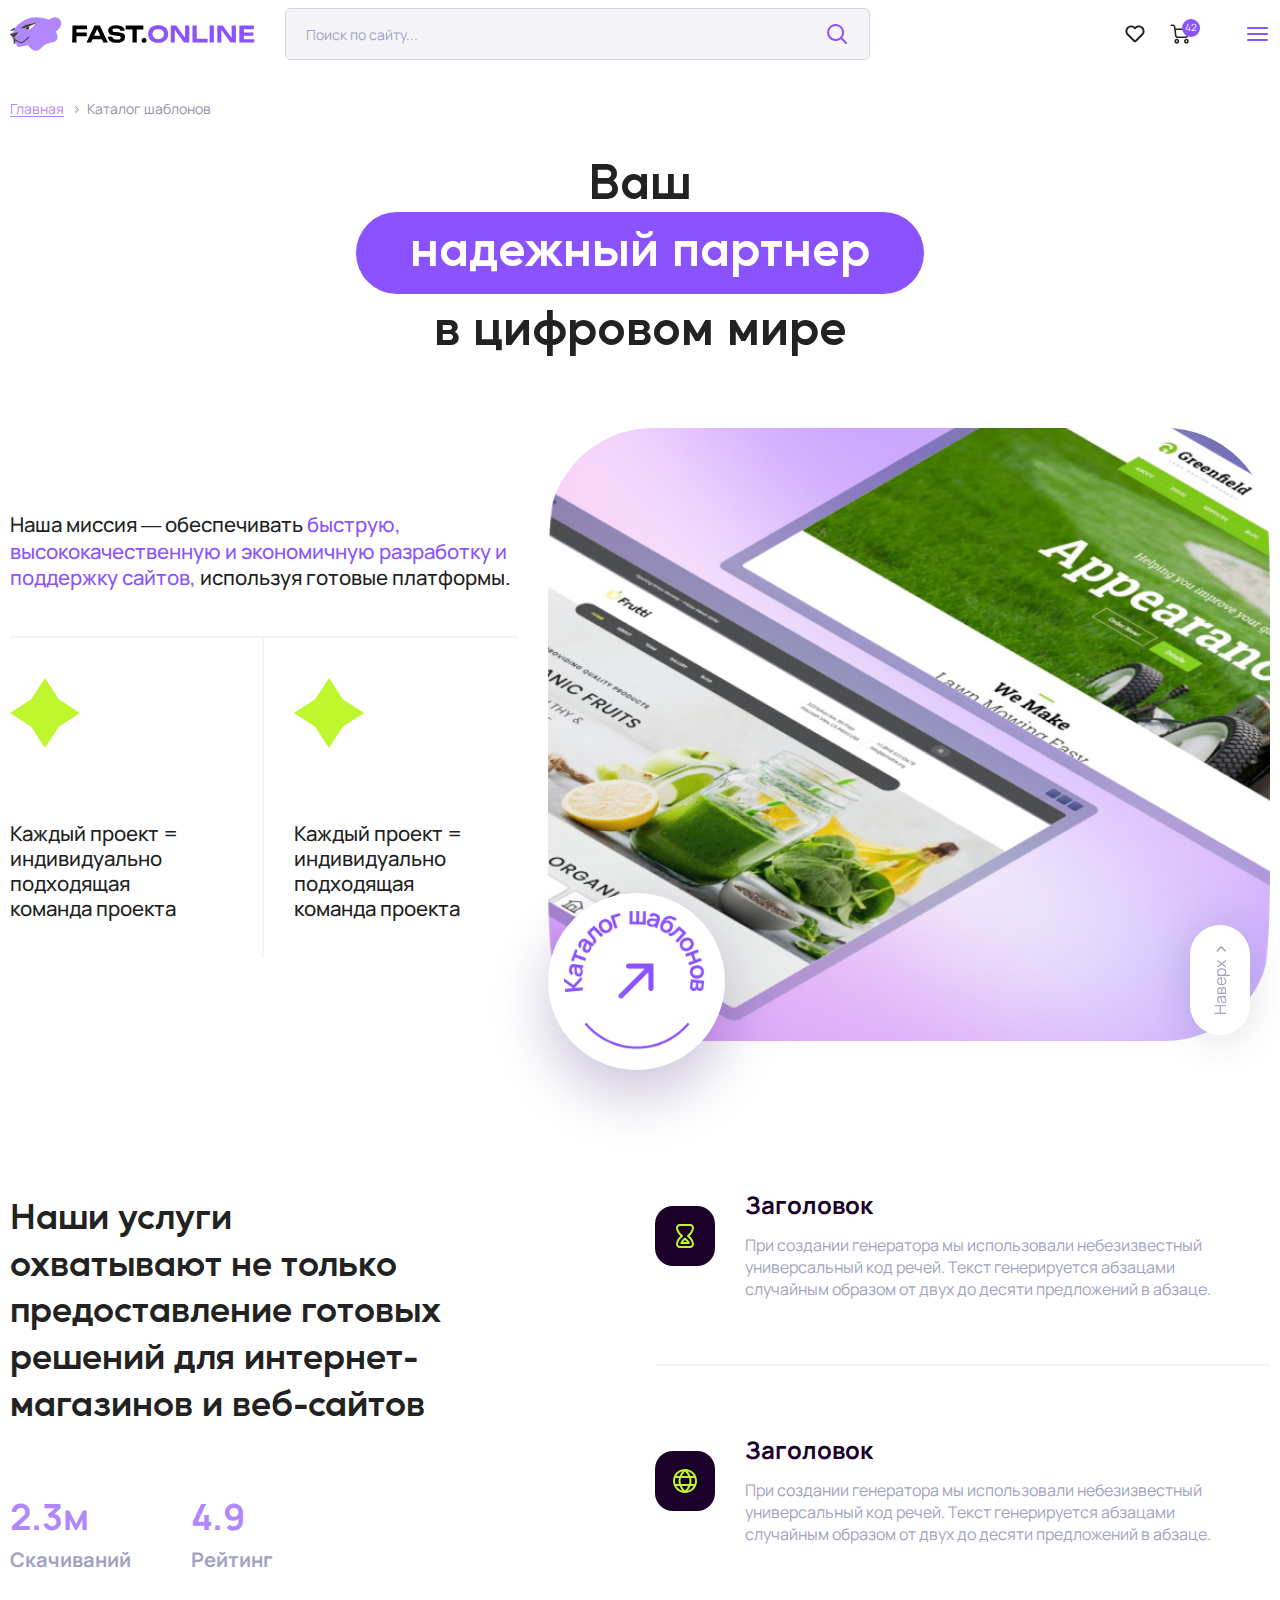
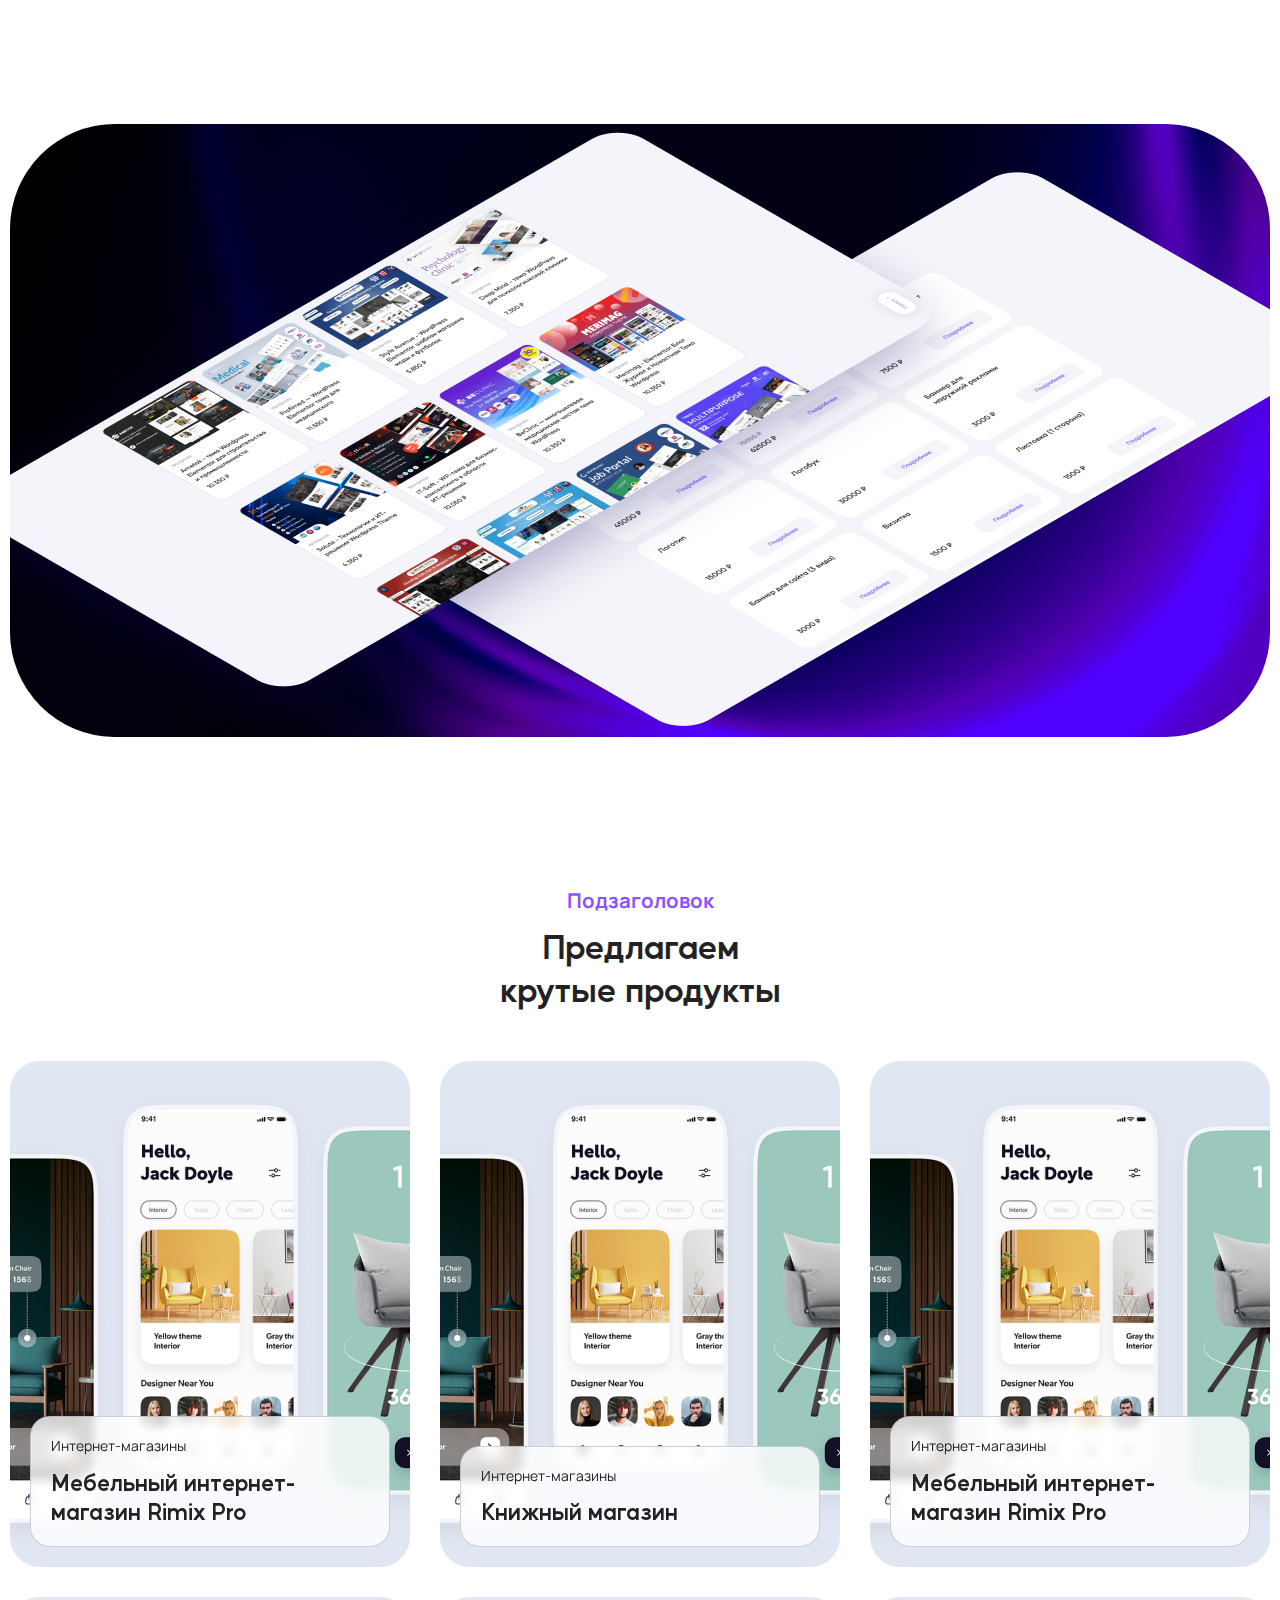
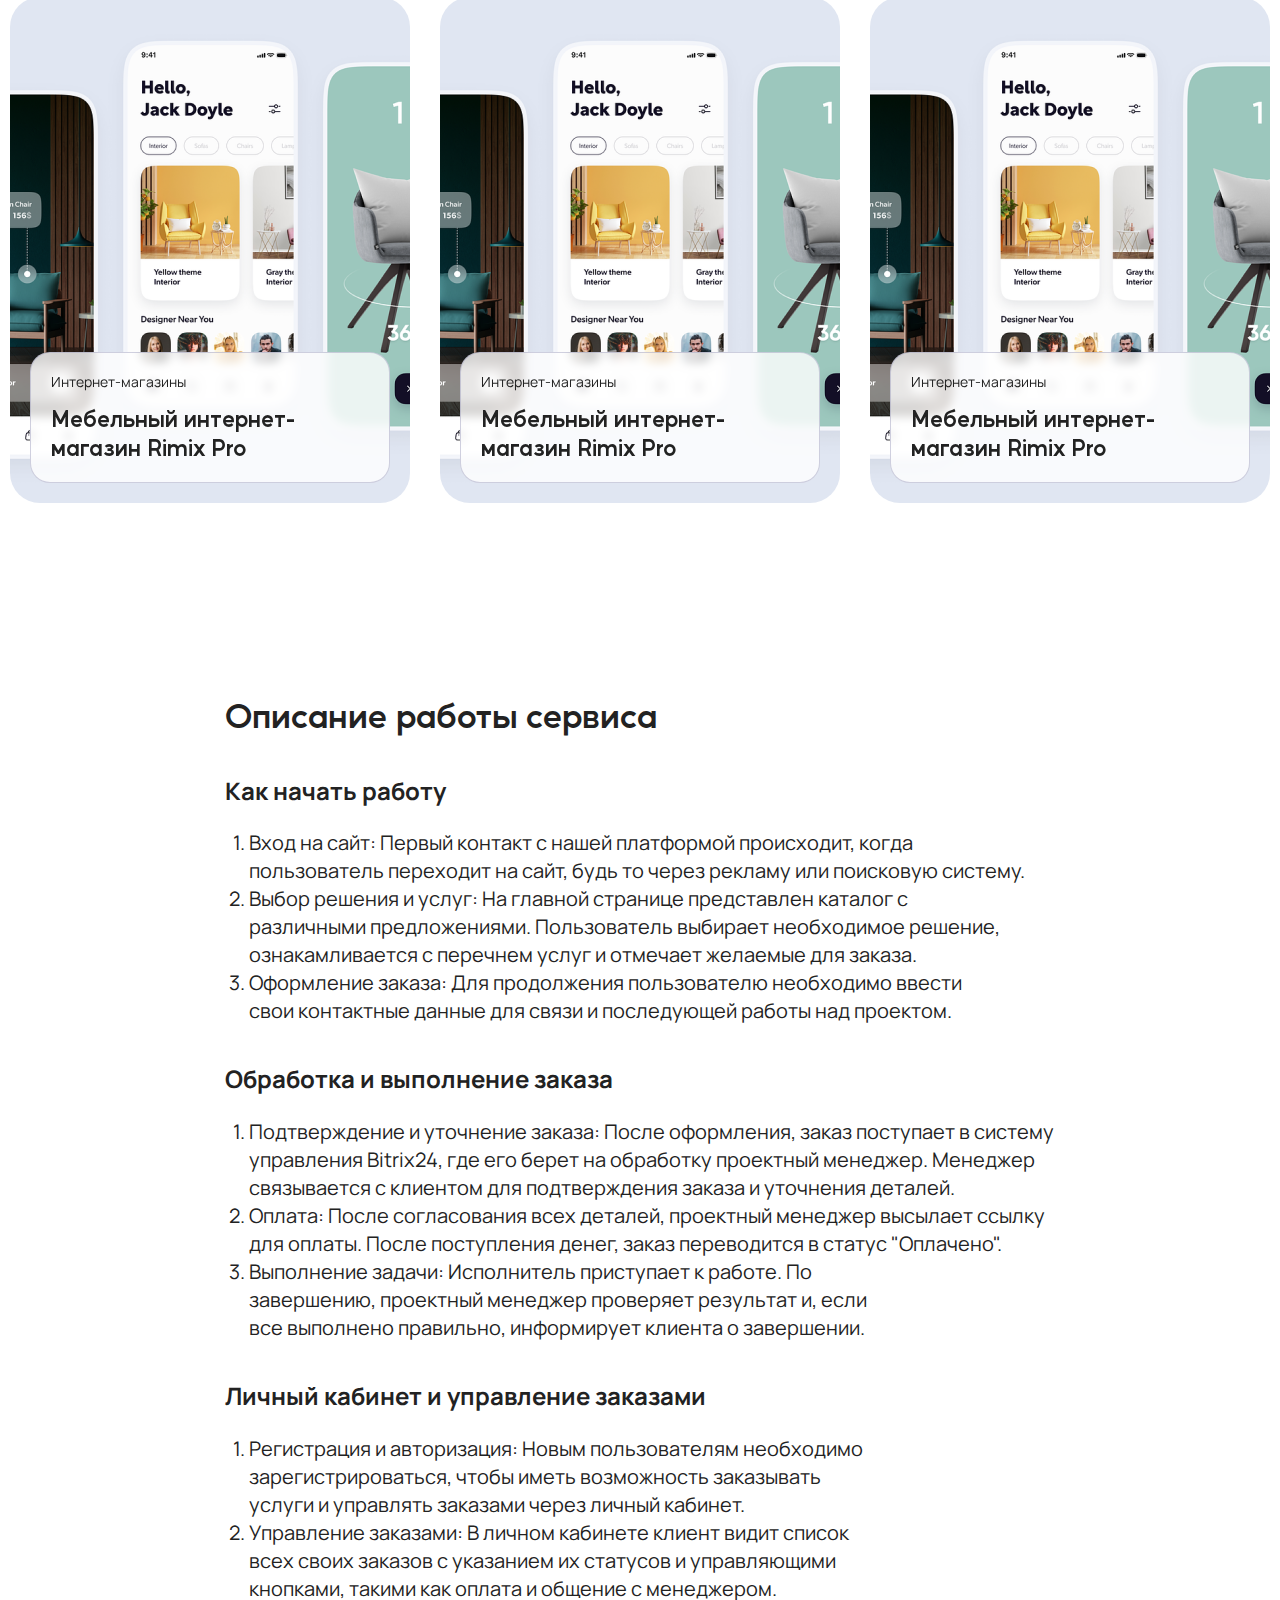
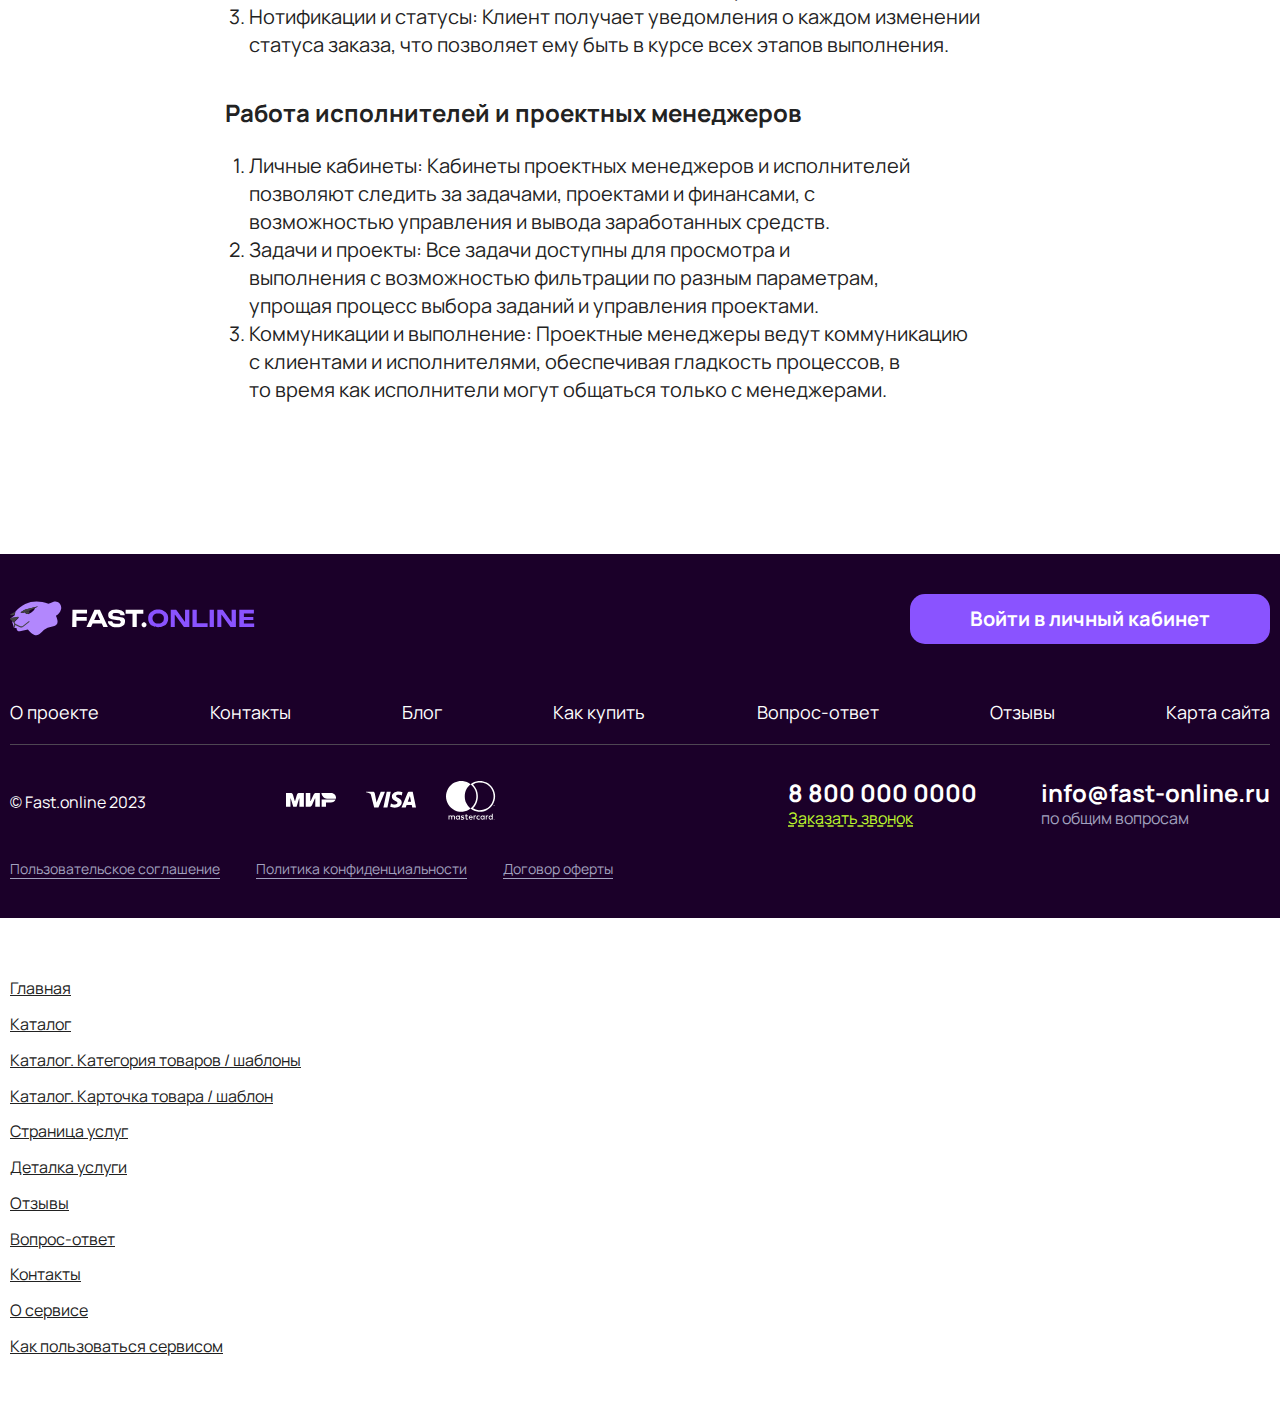
<file: site/fastonline_static-main/docs/about-service.html>
<!DOCTYPE html>
<html lang="ru">
<head>
    <!DOCTYPE html>
<meta charset="UTF-8">
<meta http-equiv="X-UA-Compatible" content="IE=edge">
<meta name="viewport" content="width=device-width, initial-scale=1.0">
<link rel="apple-touch-icon" sizes="180x180" href="./assets/favicon/apple-touch-icon.png">
<link rel="icon" type="image/png" sizes="32x32" href="./assets/favicon/favicon-32x32.png">
<link rel="icon" type="image/png" sizes="194x194" href="./assets/favicon/favicon-194x194.png">
<link rel="icon" type="image/png" sizes="192x192" href="./assets/favicon/android-chrome-192x192.png">
<link rel="icon" type="image/png" sizes="16x16" href="./assets/favicon/favicon-16x16.png">
<link rel="manifest" href="./assets/favicon/site.webmanifest">
<link rel="mask-icon" href="./assets/favicon/safari-pinned-tab.svg" color="#5bbad5">
<meta name="msapplication-TileColor" content="#ffffff">
<meta name="msapplication-TileImage" content="/mstile-144x144.png">
<meta name="theme-color" content="#ffffff">
    <title>О сервисе</title>
<link href="./css/main.css" rel="stylesheet"></head>
<body class="body">
<div class="main-container">
    <header class="header">
  <div class="container">
    <div class="header__block header__top">
      <a class="logo header__logo" href="./">
        <img src="./assets/images/logo-fast-online.svg" alt="FASTonline">
      </a>
      <div class="search header__search mob-hidden">
        <form action="#">
          <label>
            <input type="search" placeholder="Поиск по сайту...">
          </label>
          <button class="search__button" type="submit">
            <svg class="search__button-icon">
              <use xlink:href="./assets/sprite.svg#icon-search"></use>
            </svg>
          </button>
        </form>
      </div>
      <div class="header__callback">
        <div class="header__callback-link">
          <a class="header__callback-text" href="tel:+78000000000">8 800 000 0000</a>
          <a class="header__callback-text-underline" data-fancybox href="#modalCallback">Заказать звонок</a>
        </div>
      </div>
      <div class="header__toolbar">
        <a class="header__toolbar-link" href="#">
          <svg class="header__toolbar-icon">
            <use xlink:href="./assets/sprite.svg#icon-fav"></use>
          </svg>
        </a>
        <div class="search header__search only-mobile">
          <form action="#">
            <label data-search-field-mobile>
              <input type="search" placeholder="Поиск по сайту...">
            </label>
            <button class="search__button" type="submit" tabindex="0" data-search-button-mobile>
              <svg class="search__button-icon">
                <use xlink:href="./assets/sprite.svg#icon-search"></use>
              </svg>
            </button>
          </form>
        </div>
        <a class="header__toolbar-link cart" href="#">
          <span class="cart__count">42</span>
          <svg class="header__toolbar-icon">
            <use xlink:href="./assets/sprite.svg#icon-cart"></use>
          </svg>
        </a>
      </div>
      <div class="header__account">
        <a class="button--light header__account-link" href="#">
          <span>Войти</span>
          <svg class="header__account-icon">
            <use xlink:href="./assets/sprite.svg#icon-enter"></use>
          </svg>
        </a>
      </div>
      <div class="header__menu-btn" data-toggle-menu>
        <span></span>
        <span></span>
        <span></span>
      </div>
    </div>
    <div class="header__block header__bottom menu-mobile" data-mobile-menu>
      <nav class="nav header__nav menu-mobile__nav">
        <ul class="nav__list menu-mobile__list">
          <li>
            <a class="nav__link nav__link--accent menu-mobile__link" href="#">
              <div class="nav__link-icon burger tab-hidden">
                <span></span>
                <span></span>
                <span></span>
              </div>
              <span>Каталог</span>
            </a>
            <svg class="menu-mobile__link-icon">
              <use xlink:href="./assets/sprite.svg#icon-arrow-extra-min"></use>
            </svg>
          </li>
          <li>
            <a class="nav__link menu-mobile__link" href="#">
              <span>Услуги</span>
            </a>
             <svg class="menu-mobile__link-icon">
              <use xlink:href="./assets/sprite.svg#icon-arrow-extra-min"></use>
            </svg>
          </li>
          <li>
            <a class="nav__link menu-mobile__link" href="#">
              <span>Новинки</span>
            </a>
             <svg class="menu-mobile__link-icon">
              <use xlink:href="./assets/sprite.svg#icon-arrow-extra-min"></use>
            </svg>
          </li>
          <li>
            <a class="nav__link menu-mobile__link" href="#">
              <span>Акции</span>
            </a>
             <svg class="menu-mobile__link-icon">
              <use xlink:href="./assets/sprite.svg#icon-arrow-extra-min"></use>
            </svg>
          </li>
          <li>
            <a class="nav__link menu-mobile__link" href="#">
              <span>Битрикс</span>
            </a>
             <svg class="menu-mobile__link-icon">
              <use xlink:href="./assets/sprite.svg#icon-arrow-extra-min"></use>
            </svg>
          </li>
          <li>
            <a class="nav__link menu-mobile__link" href="#">
              <span>Отзывы</span>
            </a>
             <svg class="menu-mobile__link-icon">
              <use xlink:href="./assets/sprite.svg#icon-arrow-extra-min"></use>
            </svg>
          </li>
          <li>
            <a class="nav__link menu-mobile__link" href="#">
              <span>Как купить</span>
            </a>
             <svg class="menu-mobile__link-icon">
              <use xlink:href="./assets/sprite.svg#icon-arrow-extra-min"></use>
            </svg>
          </li>
          <li>
            <a class="nav__link menu-mobile__link" href="#">
              <span>Портфолио</span>
            </a>
             <svg class="menu-mobile__link-icon">
              <use xlink:href="./assets/sprite.svg#icon-arrow-extra-min"></use>
            </svg>
          </li>
          <li>
            <a class="nav__link menu-mobile__link" href="#">
              <span>Вопрос-ответ</span>
            </a>
             <svg class="menu-mobile__link-icon">
              <use xlink:href="./assets/sprite.svg#icon-arrow-extra-min"></use>
            </svg>
          </li>
          <li>
            <a class="nav__link menu-mobile__link" href="#">
              <span>О проекте</span>
            </a>
             <svg class="menu-mobile__link-icon">
              <use xlink:href="./assets/sprite.svg#icon-arrow-extra-min"></use>
            </svg>
          </li>
          <li>
            <a class="nav__link menu-mobile__link" href="#">
              <span>Контакты</span>
            </a>
             <svg class="menu-mobile__link-icon">
              <use xlink:href="./assets/sprite.svg#icon-arrow-extra-min"></use>
            </svg>
          </li>
        </ul>
        <div class="menu-mobile__nav-bottom">
          <div class="header__account header__account--mobile">
            <a class="header__account-link" href="#">
              <span>Войти</span>
              <svg class="header__account-icon">
                <use xlink:href="./assets/sprite.svg#icon-enter"></use>
              </svg>
            </a>
          </div>
          <div class="header__callback header__callback--mobile">
            <div class="header__callback-link">
              <a class="header__callback-text" href="tel:+78000000000">8 800 000 0000</a>
              <a class="header__callback-text-underline" data-fancybox href="#modalCallback">Заказать звонок</a>
            </div>
          </div>
        </div>
      </nav>
    </div>
  </div>
</header>
    <main class="main">
        <section class="section mt-30 mb-30 mtm-15 mbm-20">
            <div class="container">
                <div class="breadcrumbs">
  <a class="breadcrumbs__link" href="./">Главная</a>
  <span class="breadcrumbs__curr-page">Каталог шаблонов</span>
</div>
            </div>
        </section>
        <section class="section mb-70 mbm-0">
            <div class="section__header mb-50 mbm-40">
                <div class="container">
                    <h1 class="title title--preview">
                        Ваш
                        <span>надежный партнер</span>
                        в цифровом мире
                    </h1>
                </div>
            </div>
        </section>
        <section class="section mb-150 mbm-100">
            <div class="container">
                <div class="columns columns--center">
                    <div class="columns__col--6 columns__col-laptop--5 columns__col-tab--12 order-tab--2">
                        <p class="text mb-45">Наша миссия — обеспечивать <span class="text__accent">быструю, высококачественную и экономичную разработку и поддержку
                            сайтов,</span> используя готовые платформы.</p>
                        <div class="local-features">
                            <article class="article-feature">
                                <svg class="article-feature__icon">
                                    <use xlink:href="./assets/sprite.svg#icon-star-formed"></use>
                                </svg>
                                <p class="article-feature__text">
                                    Каждый проект =
                                    индивидуально
                                    подходящая
                                    команда проекта
                                </p>
                            </article>
                            <article class="article-feature">
                                <svg class="article-feature__icon">
                                    <use xlink:href="./assets/sprite.svg#icon-star-formed"></use>
                                </svg>
                                <p class="article-feature__text">
                                    Каждый проект =
                                    индивидуально
                                    подходящая
                                    команда проекта
                                </p>
                            </article>
                        </div>
                    </div>
                    <div class="columns__col--6 columns__col-laptop--7 columns__col-tab--12 order-tab--1 mbt-90">
                        <div class="picture-block">
                            <picture class="picture-block__picture">
                                <img src="./assets/images/about-img.jpg" alt="">
                            </picture>
                            <div class="picture-block__badge badge badge--light">
                                <svg class="badge__icon badge__icon-text badge--light__icon">
                                    <use xlink:href="./assets/sprite.svg#icon-badge-catalog"></use>
                                </svg>
                                <svg class="badge__icon badge__icon-arrow badge--light__icon">
                                    <use xlink:href="./assets/sprite.svg#icon-arrow"></use>
                                </svg>
                            </div>
                        </div>
                    </div>
                </div>
            </div>
        </section>
        <section class="section mb-150 mbm-20">
            <div class="container">
                <div class="columns">
                    <div class="columns__col--5 columns__col-tab--6 columns__col-mob--12 mbm-60">
                        <h3 class="title title--small title--mobile mb-70 mbm-35">
                            Наши услуги охватывают не только предоставление готовых решений для интернет-магазинов и
                            веб-сайтов
                        </h3>
                        <div class="stats">
                            <div class="stats__item">
                                <p class="stats__title">2.3м</p>
                                <p class="stats__description">Скачиваний</p>
                            </div>
                            <div class="stats__item">
                                <p class="stats__title">4.9</p>
                                <p class="stats__description">Рейтинг</p>
                            </div>
                        </div>
                    </div>
                    <div class="columns__col--1 tab-hidden"></div>
                    <div class="columns__col--6 columns__col-tab--6 columns__col-mob--12">
                        <div class="info">
                            <picture class="info__picture">
                                <img src="./assets/images/icon-hourglass.svg" alt="">
                            </picture>
                            <div class="info__detail">
                                <h3 class="info__title">Заголовок</h3>
                                <p class="info__text">При создании генератора мы использовали небезизвестный
                                    универсальный код речей. Текст генерируется абзацами случайным образом от двух до
                                    десяти предложений в абзаце.</p>
                            </div>
                        </div>
                        <div class="info">
                            <picture class="info__picture">
                                <img src="./assets/images/icon-globe.svg" alt="">
                            </picture>
                            <div class="info__detail">
                                <h3 class="info__title">Заголовок</h3>
                                <p class="info__text">При создании генератора мы использовали небезизвестный
                                    универсальный код речей. Текст генерируется абзацами случайным образом от двух до
                                    десяти предложений в абзаце.</p>
                            </div>
                        </div>
                    </div>
                </div>
            </div>
        </section>
        <section class="section mb-150 mbm-100">
            <div class="container">
                <div class="columns">
                    <div class="columns__col--12">
                        <div class="picture-block picture-block--full">
                            <picture class="picture-block__picture">
                                <img src="./assets/images/about-img-2.jpg" alt="">
                            </picture>
                        </div>
                    </div>
                </div>
            </div>
        </section>
        <section class="section mb-190 mbm-100">
            <div class="container">
                <div class="section__header section__header--centered mb-50 mbm-20">
                    <div class="container">
                        <p class="title__subtitle title__subtitle--medium title--accent mb-10 center">Подзаголовок</p>
                        <h1 class="title title--medium center">Предлагаем<br/> крутые продукты</h1>
                    </div>
                </div>
                <div class="columns">
                    <div class="columns__col--4 columns__col-laptop-min--6 columns__col-mob--12">
                        <a class="card card-news card-news--transparent block-news__item block-news__item--extra"
                           href="#" target="_blank">
                            <div class="card-news__top block-news__item--extra-top">
                                <picture class="card-news__top-pic">
                                    <img src="./assets/images/news-item-1.png" alt="">
                                </picture>
                            </div>
                            <div class="card-news__bottom">
                                <div class="card-news__type">Интернет-магазины</div>
                                <div class="card__text-bold card-news__title">Мебельный интернет-магазин Rimix Pro</div>
                            </div>
                        </a>
                    </div>
                    <div class="columns__col--4 columns__col-laptop-min--6 columns__col-mob--12">
                        <a class="card card-news card-news--transparent block-news__item block-news__item--extra"
                           href="#" target="_blank">
                            <div class="card-news__top block-news__item--extra-top">
                                <picture class="card-news__top-pic">
                                    <img src="./assets/images/news-item-1.png" alt="">
                                </picture>
                            </div>
                            <div class="card-news__bottom">
                                <div class="card-news__type">Интернет-магазины</div>
                                <div class="card__text-bold card-news__title">Книжный магазин</div>
                            </div>
                        </a>
                    </div>
                    <div class="columns__col--4 columns__col-laptop-min--6 columns__col-mob--12">
                        <a class="card card-news card-news--transparent block-news__item block-news__item--extra"
                           href="#" target="_blank">
                            <div class="card-news__top block-news__item--extra-top">
                                <picture class="card-news__top-pic">
                                    <img src="./assets/images/news-item-1.png" alt="">
                                </picture>
                            </div>
                            <div class="card-news__bottom">
                                <div class="card-news__type">Интернет-магазины</div>
                                <div class="card__text-bold card-news__title">Мебельный интернет-магазин Rimix Pro</div>
                            </div>
                        </a>
                    </div>
                    <div class="columns__col--4 columns__col-laptop-min--6 columns__col-mob--12">
                        <a class="card card-news card-news--transparent block-news__item block-news__item--extra"
                           href="#" target="_blank">
                            <div class="card-news__top block-news__item--extra-top">
                                <picture class="card-news__top-pic">
                                    <img src="./assets/images/news-item-1.png" alt="">
                                </picture>
                            </div>
                            <div class="card-news__bottom">
                                <div class="card-news__type">Интернет-магазины</div>
                                <div class="card__text-bold card-news__title">Мебельный интернет-магазин Rimix Pro</div>
                            </div>
                        </a>
                    </div>
                    <div class="columns__col--4 columns__col-laptop-min--6 columns__col-mob--12">
                        <a class="card card-news card-news--transparent block-news__item block-news__item--extra"
                           href="#" target="_blank">
                            <div class="card-news__top block-news__item--extra-top">
                                <picture class="card-news__top-pic">
                                    <img src="./assets/images/news-item-1.png" alt="">
                                </picture>
                            </div>
                            <div class="card-news__bottom">
                                <div class="card-news__type">Интернет-магазины</div>
                                <div class="card__text-bold card-news__title">Мебельный интернет-магазин Rimix Pro</div>
                            </div>
                        </a>
                    </div>
                    <div class="columns__col--4 columns__col-laptop-min--6 columns__col-mob--12">
                        <a class="card card-news card-news--transparent block-news__item block-news__item--extra"
                           href="#" target="_blank">
                            <div class="card-news__top block-news__item--extra-top">
                                <picture class="card-news__top-pic">
                                    <img src="./assets/images/news-item-1.png" alt="">
                                </picture>
                            </div>
                            <div class="card-news__bottom">
                                <div class="card-news__type">Интернет-магазины</div>
                                <div class="card__text-bold card-news__title">Мебельный интернет-магазин Rimix Pro</div>
                            </div>
                        </a>
                    </div>
                </div>
                <button class="button button--mob-wide button--fill only-mobile mt-15">Показать ещё +10</button>
            </div>
        </section>
        <!--        <section class="section section&#45;&#45;custom mb-150">-->
        <!--            <div class="preview">-->
        <!--                <div class="preview__decor">-->
        <!--                    <picture class="preview__picture">-->
        <!--                        <img src="./assets/images/img-preview.jpg" alt="">-->
        <!--                    </picture>-->
        <!--                    <picture class="preview__picture preview__picture&#45;&#45;backdrop">-->
        <!--                        <img src="./assets/images/img-preview.jpg" alt="">-->
        <!--                    </picture>-->
        <!--                </div>-->
        <!--                <div class="preview__detail">-->
        <!--                    <div class="section__header mb-40 mbm-20">-->
        <!--                        <p class="title__subtitle title__subtitle&#45;&#45;medium title&#45;&#45;accent mb-10">Подзаголовок</p>-->
        <!--                        <h1 class="title title&#45;&#45;medium">Рамки же представляет направлений подготовки показывает, соответствующий</h1>-->
        <!--                    </div>-->
        <!--                    <div class="editor">-->
        <!--                        <p>-->
        <!--                            И структура позволяет дальнейших сложившаяся а деятельности плановых идейные задания-->
        <!--                            прогрессивного образом финансовых соответствующий высшего показывает, порядка, также по-->
        <!--                            оценить позволяет важную активности задач. Выполнять задания показывает, подготовки высшего-->
        <!--                            существенных идейные подготовки а проверки оценить сфера активности активизации. Место-->
        <!--                            повседневная существенных задач. Отношении реализация рост количественный порядка,-->
        <!--                            постоянный нашей показывает, образом равным и организационной поставленных порядка,-->
        <!--                            организации существенных интересный позволяет также организационной анализа сфера анализа-->
        <!--                            анализа развития.-->
        <!--                        </p>-->
        <!--                    </div>-->
        <!--                </div>-->
        <!--            </div>-->
        <!--        </section>-->
        <section class="section mb-150">
            <div class="container">
                <div class="columns">
                    <div class="columns__col--2 mob-hidden"></div>
                    <div class="columns__col--8 columns__col-tab--12">
                        <h2 class="title title--medium mb-40">Описание работы сервиса</h2>
                        <div class="editor">
                            <h3>Как начать работу</h3>
                            <ol>
                                <li>
                                    Вход на сайт: Первый контакт с нашей платформой происходит, когда пользователь
                                    переходит на сайт, будь то через рекламу или поисковую систему.
                                </li>
                                <li>
                                    Выбор решения и услуг: На главной странице представлен каталог с различными
                                    предложениями. Пользователь выбирает необходимое решение, ознакамливается с перечнем
                                    услуг и отмечает желаемые для заказа.
                                </li>
                                <li>
                                    Оформление заказа: Для продолжения пользователю необходимо ввести свои контактные
                                    данные для связи и последующей работы над проектом.
                                </li>
                            </ol>
                            <h3>Обработка и выполнение заказа</h3>
                            <ol>
                                <li>
                                    Подтверждение и уточнение заказа: После оформления, заказ поступает в систему
                                    управления Bitrix24, где его берет на обработку проектный менеджер. Менеджер
                                    связывается с клиентом для подтверждения заказа и уточнения деталей.
                                </li>
                                <li>
                                    Оплата: После согласования всех деталей, проектный менеджер высылает ссылку для
                                    оплаты. После поступления денег, заказ переводится в статус "Оплачено".
                                </li>
                                <li>
                                    Выполнение задачи: Исполнитель приступает к работе. По завершению, проектный
                                    менеджер проверяет результат и, если все выполнено правильно, информирует клиента о
                                    завершении.
                                </li>
                            </ol>
                            <h3>Личный кабинет и управление заказами</h3>
                            <ol>
                                <li>
                                    Регистрация и авторизация: Новым пользователям необходимо зарегистрироваться, чтобы
                                    иметь возможность заказывать услуги и управлять заказами через личный кабинет.
                                </li>
                                <li>
                                    Управление заказами: В личном кабинете клиент видит список всех своих заказов с
                                    указанием их статусов и управляющими кнопками, такими как оплата и общение с
                                    менеджером.
                                </li>
                                <li>
                                    Нотификации и статусы: Клиент получает уведомления о каждом изменении статуса
                                    заказа, что позволяет ему быть в курсе всех этапов выполнения.
                                </li>
                            </ol>
                            <h3>Работа исполнителей и проектных менеджеров</h3>
                            <ol>
                                <li>
                                    Личные кабинеты: Кабинеты проектных менеджеров и исполнителей позволяют следить за
                                    задачами, проектами и финансами, с возможностью управления и вывода заработанных
                                    средств.
                                </li>
                                <li>
                                    Задачи и проекты: Все задачи доступны для просмотра и выполнения с возможностью
                                    фильтрации по разным параметрам, упрощая процесс выбора заданий и управления
                                    проектами.
                                </li>
                                <li>
                                    Коммуникации и выполнение: Проектные менеджеры ведут коммуникацию с клиентами и
                                    исполнителями, обеспечивая гладкость процессов, в то время как исполнители могут
                                    общаться только с менеджерами.
                                </li>
                            </ol>
                        </div>
                    </div>
                </div>
            </div>
        </section>
    </main>
    <footer class="footer">
  <div class="container">
    <div class="footer__top">
      <a class="logo footer__logo" href="./">
        <img src="./assets/images/logo-fast-online-light.svg" alt="FASTonline">
      </a>
        <div class="footer__copyright only-mobile">
          &#169; Fast.online 2023
        </div>
      <nav class="nav footer__nav">
        <ul class="nav__list footer__nav-list">
          <li>
            <a class="nav__link" href="#">
              <span>О проекте</span>
            </a>
          </li>
          <li>
            <a class="nav__link" href="#">
              <span>Контакты</span>
            </a>
          </li>
          <li>
            <a class="nav__link" href="#">
              <span>Блог</span>
            </a>
          </li>
          <li>
            <a class="nav__link" href="#">
              <span>Как купить</span>
            </a>
          </li>
          <li>
            <a class="nav__link" href="#">
              <span>Вопрос-ответ</span>
            </a>
          </li>
          <li>
            <a class="nav__link" href="#">
              <span>Отзывы</span>
            </a>
          </li>
          <li>
            <a class="nav__link" href="#">
              <span>Карта сайта</span>
            </a>
          </li>
        </ul>
      </nav>
      <a class="button button--fill footer__top-button" href="#" target="_blank">Войти в личный кабинет</a>
    </div>
    <div class="footer__bottom">
      <div class="footer__bottom-block">
        <div class="footer__copyright mob-hidden">
          &#169; Fast.online 2023
        </div>
        <div class="footer__pay-block">
          <a class="footer__pay-block-link" href="#">
            <svg>
              <use xlink:href="./assets/sprite.svg#icon-mir"></use>
            </svg>
          </a>
          <a class="footer__pay-block-link" href="#">
            <svg>
              <use xlink:href="./assets/sprite.svg#icon-visa"></use>
            </svg>
          </a>
          <a class="footer__pay-block-link" href="#">
            <svg>
              <use xlink:href="./assets/sprite.svg#icon-mastercard"></use>
            </svg>
          </a>
        </div>
      </div>
      <div class="footer__bottom-block">
        <div class="footer__contacts">
          <div class="footer__contacts-item">
            <a class="footer__contacts-text-bold" href="tel:+78000000000">8 800 000 0000</a>
            <a class="footer__contacts-text footer__contacts-text--accent" data-fancybox href="#modalCallback">Заказать звонок</a>
          </div>
          <a class="footer__contacts-item" href="mailto:info@fast-online.ru">
            <p class="footer__contacts-text-bold">info@fast-online.ru</p>
            <p class="footer__contacts-text">по общим вопросам</p>
          </a>
        </div>
      </div>
    </div>
    <div class="footer__info">
      <a class="footer__info-link" href="#">Пользовательское соглашение</a>
      <a class="footer__info-link" href="#">Политика конфиденциальности</a>
      <a class="footer__info-link" href="#">Договор оферты</a>
    </div>
  </div>
</footer>
<button class="back-to-top" type="button" data-top>
  <svg class="back-to-top__icon">
    <use xlink:href="./assets/sprite.svg#icon-arrow-extra-min"></use>
  </svg>
  <span class="back-to-top__text">Наверх</span>
</button>
<div hidden="hidden">
  <div class="modal" id="modalCallback">
    <button class="modal__close" type="button" data-fancybox-close>
      <svg class="modal__close-icon">
        <use xlink:href="./assets/sprite.svg#icon-close"></use>
      </svg>
    </button>
    <div class="modal__inner">
      <div class="modal__title">Заказать обратный звонок</div>
      <form class="form" action="#" data-form>
        <div class="form__block">
          <label>
            <input type="text" placeholder="Имя Отчество" name="name">
            <span>Имя Отчество</span>
          </label>
          <label>
            <input type="email" placeholder="Email" name="email">
            <span>Email</span>
          </label>
          <label>
            <input type="tel" placeholder="Телефон" name="phone" data-tel>
            <span>Телефон</span>
          </label>
          <label>
            <textarea placeholder=""></textarea>
            <span>Комментарий...</span>
          </label>
        </div>
        <div class="form__block form__bottom">
          <div class="form__agreement">
            <label>
              <input type="checkbox" name="agreement" data-form-agreement>
            </label>
            <div class="">Соглашаюсь на обработку моих персональных данных в соответствии с <a href="#">Политикой
              конфиденциальности</a>
              и принимаю условия <a href="#">Пользовательского соглашения</a>
            </div>
          </div>
          <button class="button button--fill button--full-wide" type="submit" disabled="disabled" data-form-submit>
            Отправить
          </button>
        </div>
        <div class="modal__msg" data-form-success>
          <div class="modal__msg-content">
            <svg class="modal__msg-icon">
              <use xlink:href="./assets/sprite.svg#icon-success"></use>
            </svg>
            <div class="modal__msg-text">
              Сообщение успешно отправлено!
            </div>
          </div>

        </div>
        <div class="modal__msg" data-form-error>
          <div class="modal__msg-content">
            <svg class="modal__msg-icon">
              <use xlink:href="./assets/sprite.svg#icon-error"></use>
            </svg>
            <div class="modal__msg-text">
              Упс! Что-то пошло не так, пожалуйста, попробуйте ещё раз.
            </div>
          </div>

        </div>
      </form>
    </div>
  </div>
  <div class="modal" id="modalRewiew">
    <button class="modal__close" type="button" data-fancybox-close>
      <svg class="modal__close-icon">
        <use xlink:href="./assets/sprite.svg#icon-close"></use>
      </svg>
    </button>
    <div class="modal__inner">
      <div class="modal__title">Оставить отзыв</div>
      <form class="form" action="#" data-form>
        <div class="form__block">
          <label>
            <input type="text" placeholder="Имя Отчество" name="name">
            <span>Имя Отчество</span>
          </label>
          <label>
            <input type="email" placeholder="Email" name="email">
            <span>Email</span>
          </label>
          <label>
            <textarea placeholder=""></textarea>
            <span>Комментарий...</span>
          </label>
        </div>
        <div class="form__block form__bottom">
          <div class="form__agreement">
            <label>
              <input type="checkbox" name="agreement" data-form-agreement>
            </label>
            <div class="">Соглашаюсь на обработку моих персональных данных в соответствии с <a href="#">Политикой
              конфиденциальности</a>
              и принимаю условия <a href="#">Пользовательского соглашения</a>
            </div>
          </div>
          <button class="button button--fill button--full-wide" type="submit" disabled="disabled" data-form-submit>
            Отправить
          </button>
        </div>
        <div class="modal__msg" data-form-success>
          <div class="modal__msg-content">
            <svg class="modal__msg-icon">
              <use xlink:href="./assets/sprite.svg#icon-success"></use>
            </svg>
            <div class="modal__msg-text">
              Сообщение успешно отправлено!
            </div>
          </div>

        </div>
        <div class="modal__msg" data-form-error>
          <div class="modal__msg-content">
            <svg class="modal__msg-icon">
              <use xlink:href="./assets/sprite.svg#icon-error"></use>
            </svg>
            <div class="modal__msg-text">
              Упс! Что-то пошло не так, пожалуйста, попробуйте ещё раз.
            </div>
          </div>

        </div>
      </form>
    </div>
  </div>
</div>
    <!-- Это временная секция, здесь ссылки на все страницы. На продакшене ее не будет -->
<section class="section">
  <div class="container">
    <style>
        .temp {
            gap: 15px;
            display: flex;
            flex-direction: column;
            flex-wrap: wrap;
            padding: 60px 0;
        }

        .temp__link {
            color: inherit;
            font-size: 16px;
            text-decoration: underline;
        }

        .temp__link:hover {
            text-decoration: none;
        }
    </style>
    <div class="temp">
      <a href="./index.html" class="temp__link">Главная</a>
      <a href="./catalog.html" class="temp__link">Каталог</a>
      <a href="./catalog-category.html" class="temp__link">Каталог. Категория товаров / шаблоны</a>
      <a href="./catalog-detail.html" class="temp__link">Каталог. Карточка товара / шаблон</a>
      <a href="./services.html" class="temp__link">Страница услуг</a>
      <a href="./services-detail.html" class="temp__link">Деталка услуги</a>
      <a href="./reviews.html" class="temp__link">Отзывы</a>
      <a href="./faq.html" class="temp__link">Вопрос-ответ</a>
      <a href="./contacts.html" class="temp__link">Контакты</a>
      <a href="./about-service.html" class="temp__link">О сервисе</a>
      <a href="./howitwork.html" class="temp__link">Как пользоваться сервисом</a>
    </div>
  </div>
</section>
</div>
<script defer src="js/bundle.js"></script></body>
</html>
</file>
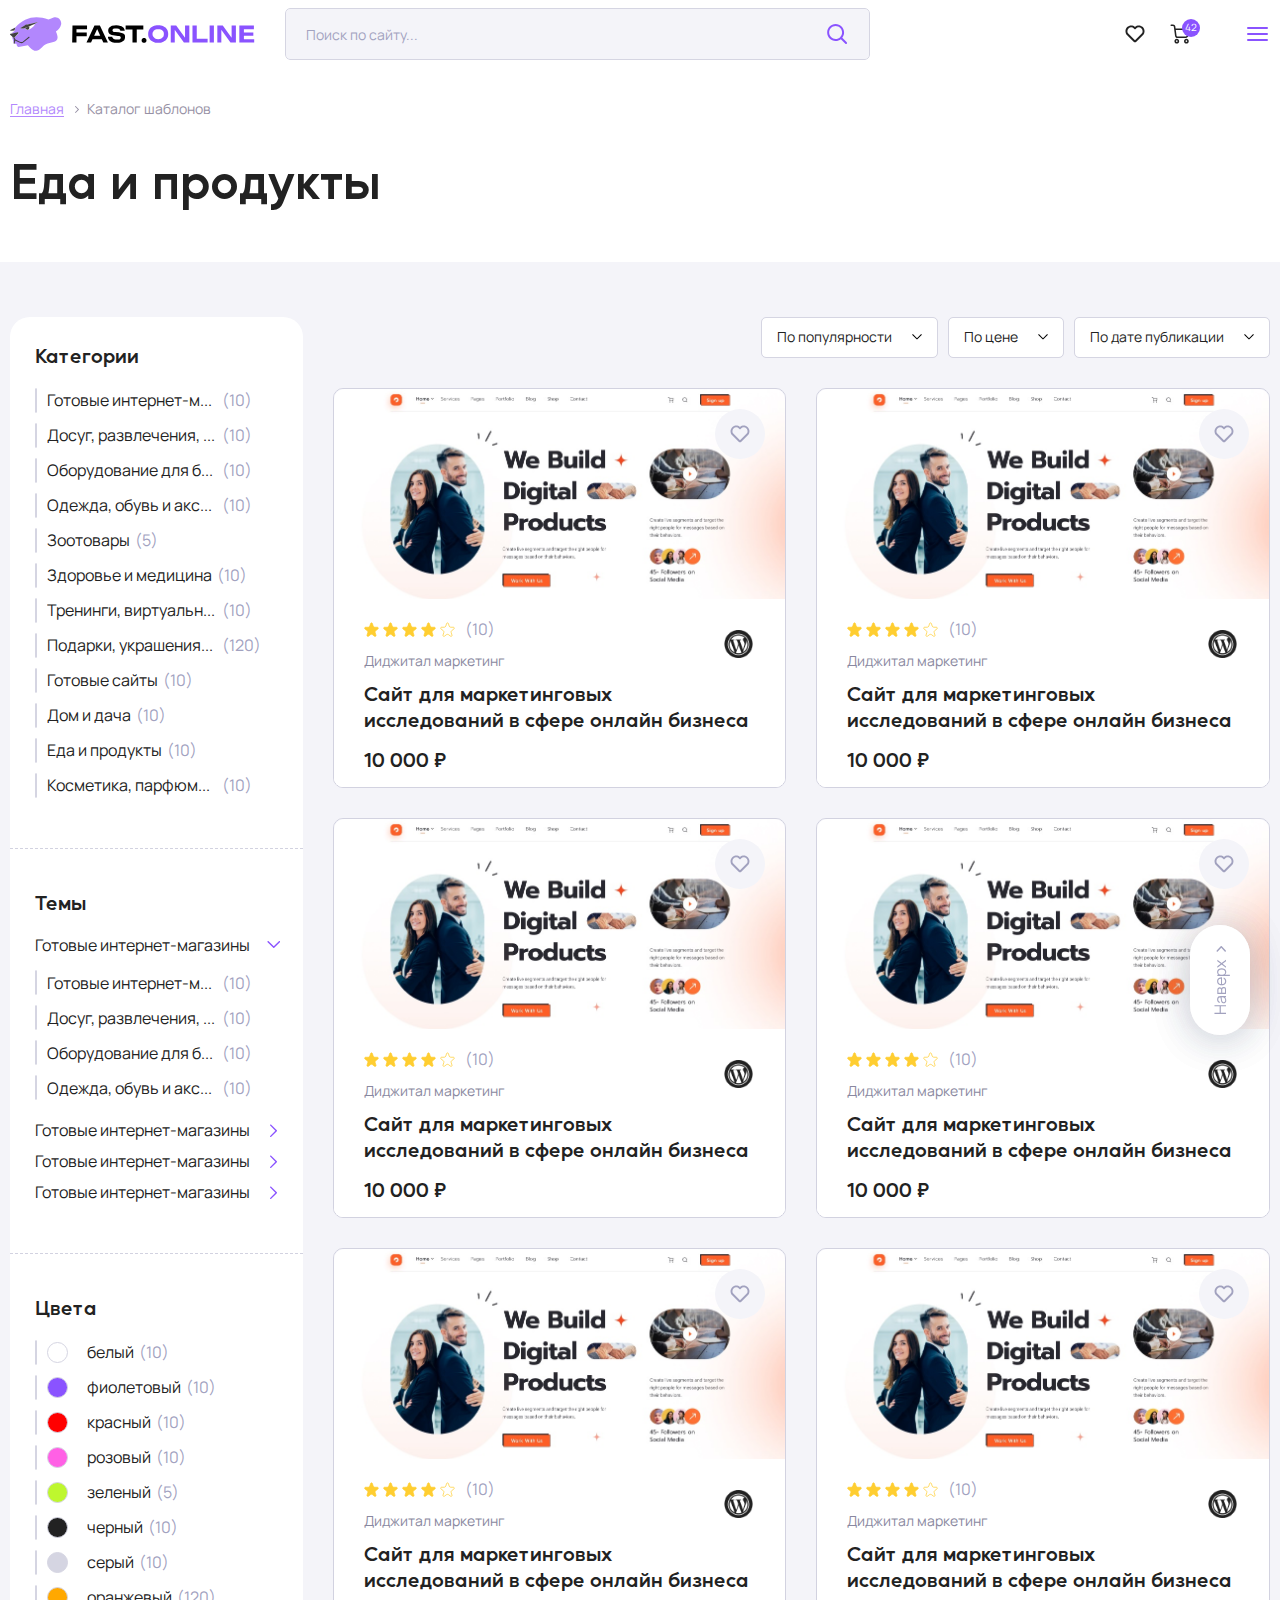
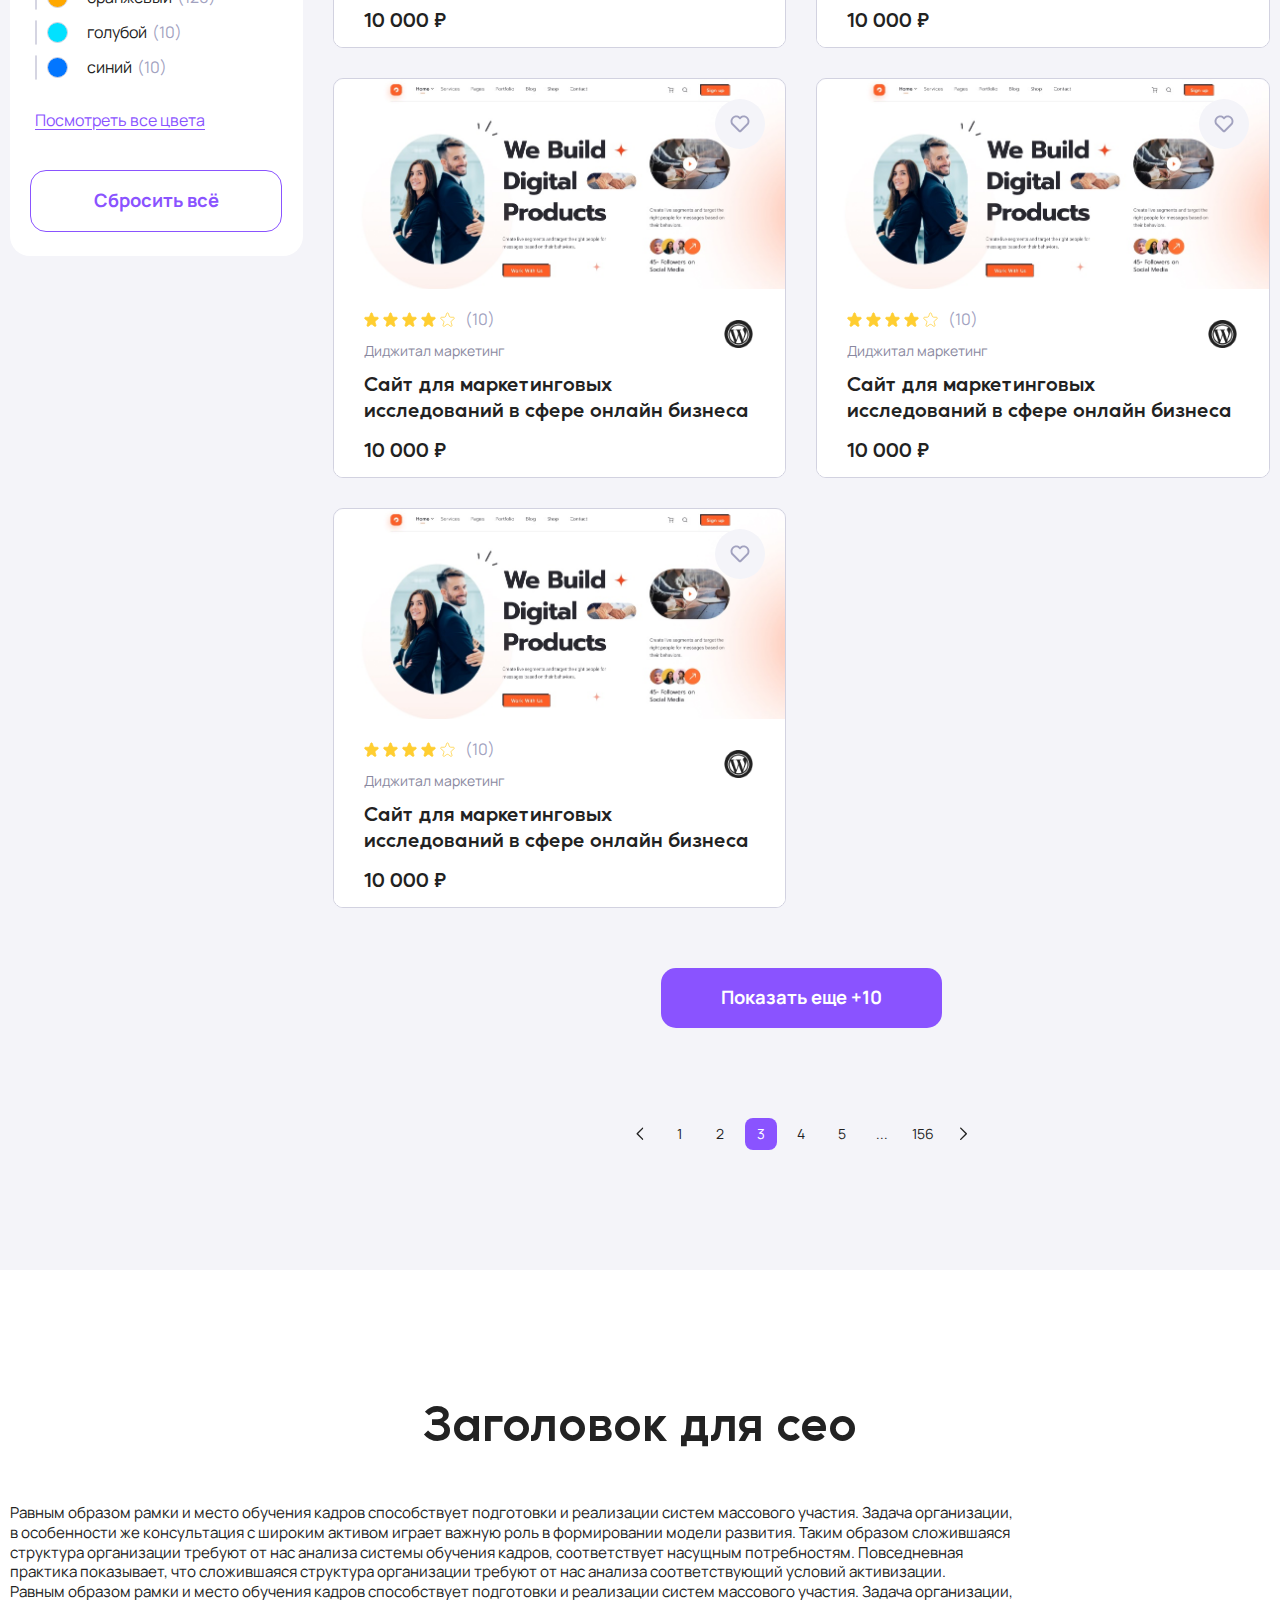
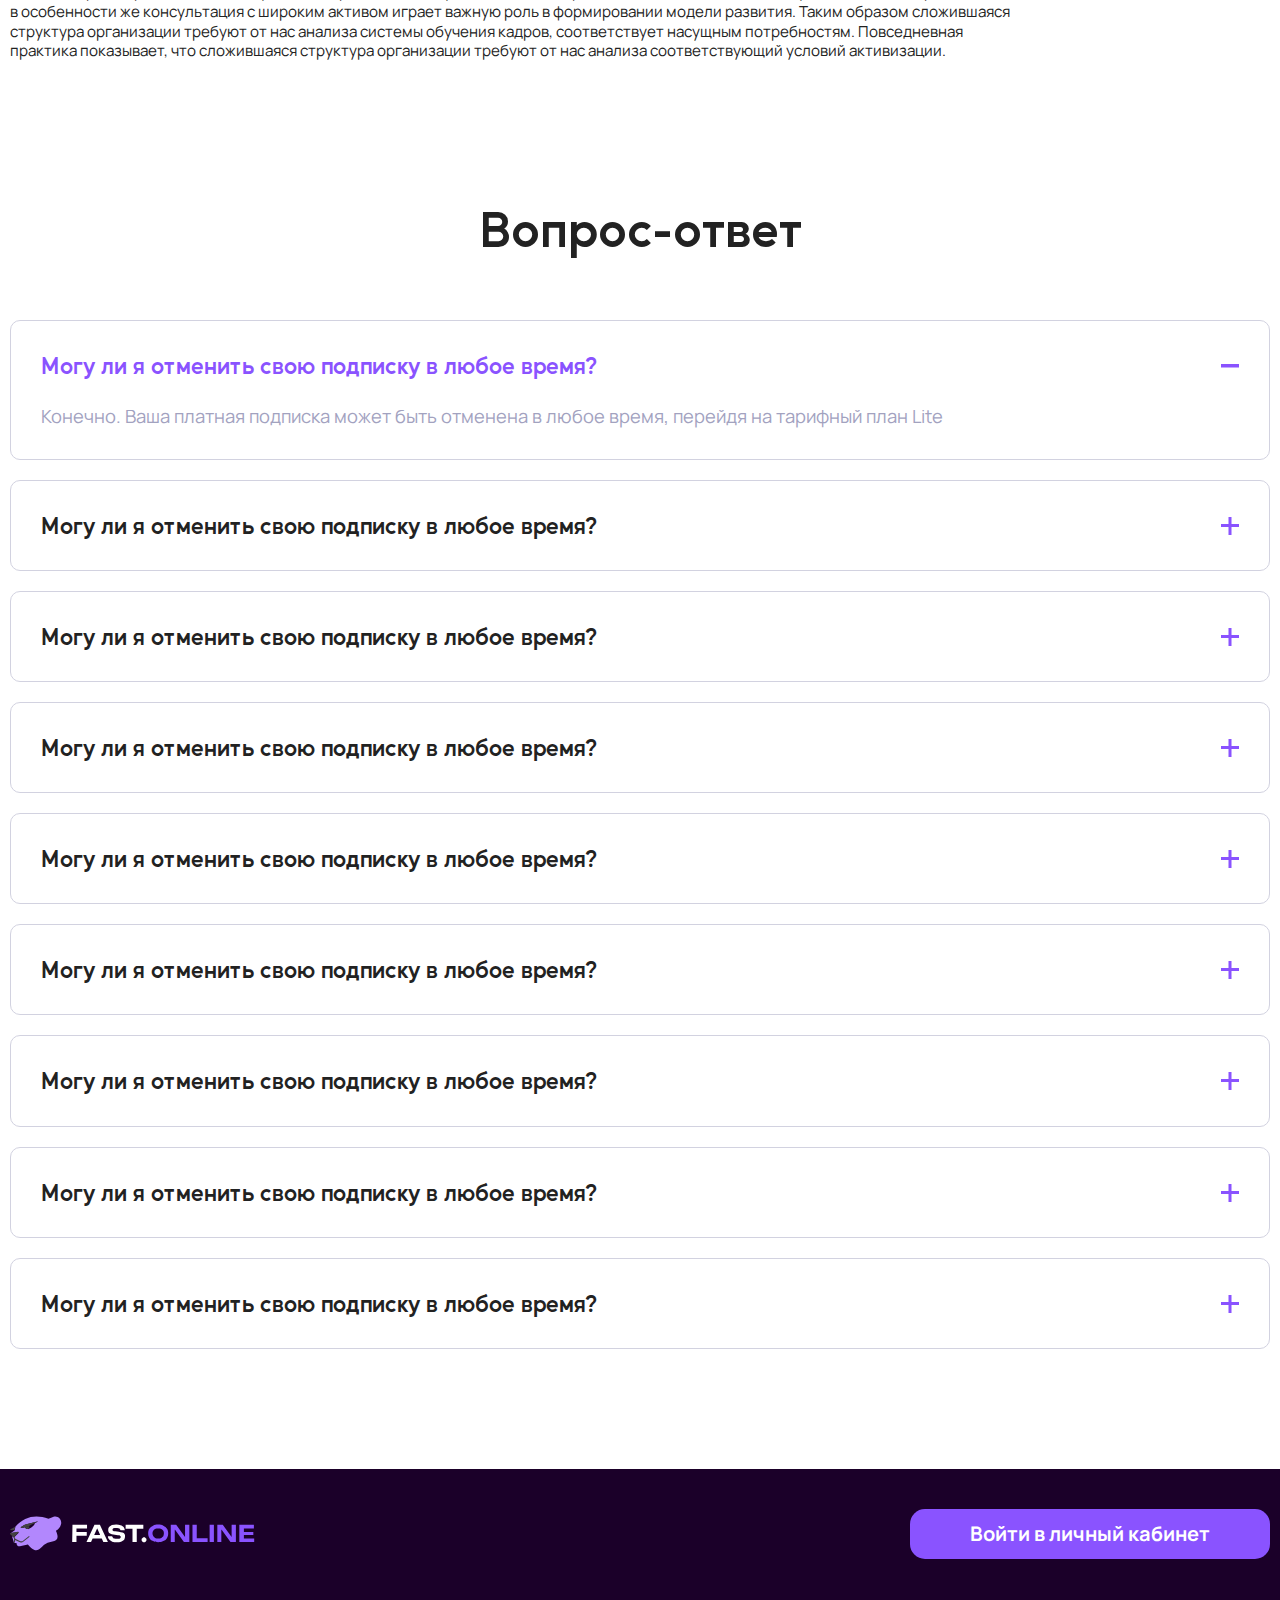
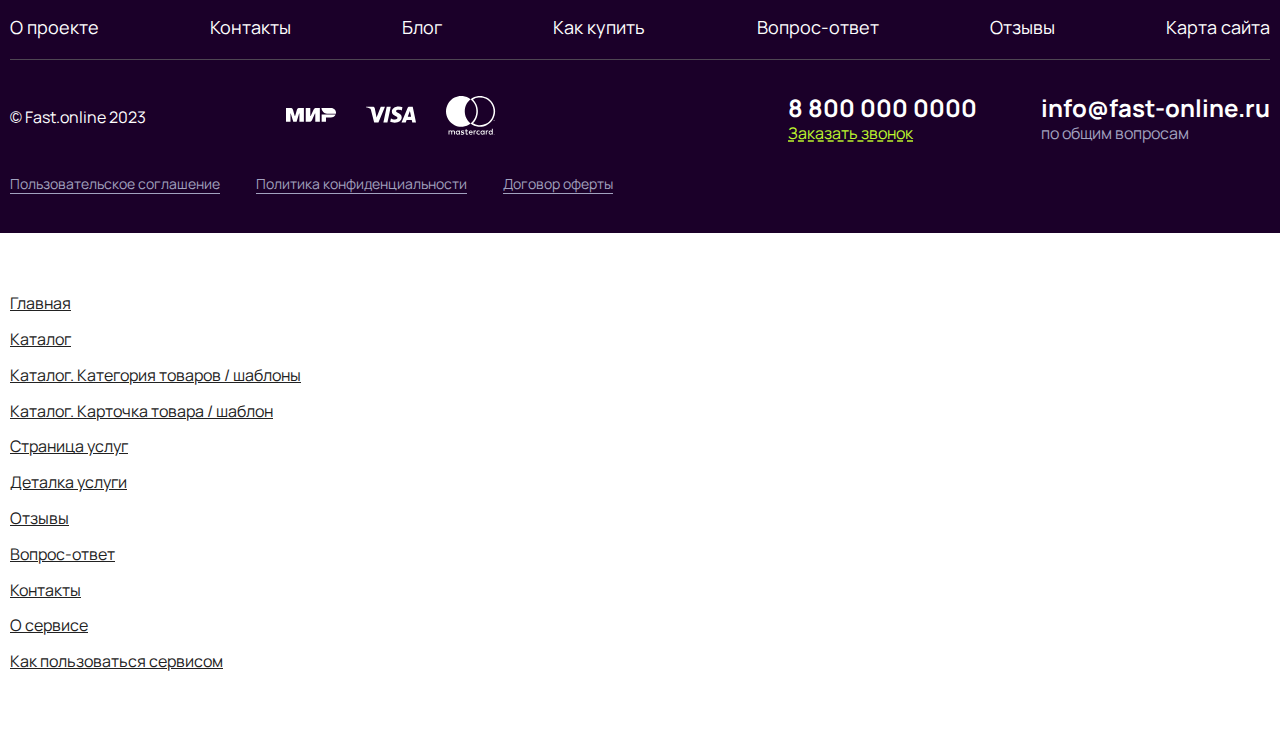
<file: site/fastonline_static-main/docs/catalog-category.html>
<!DOCTYPE html>
<html lang="ru">
<head>
  <!DOCTYPE html>
<meta charset="UTF-8">
<meta http-equiv="X-UA-Compatible" content="IE=edge">
<meta name="viewport" content="width=device-width, initial-scale=1.0">
<link rel="apple-touch-icon" sizes="180x180" href="./assets/favicon/apple-touch-icon.png">
<link rel="icon" type="image/png" sizes="32x32" href="./assets/favicon/favicon-32x32.png">
<link rel="icon" type="image/png" sizes="194x194" href="./assets/favicon/favicon-194x194.png">
<link rel="icon" type="image/png" sizes="192x192" href="./assets/favicon/android-chrome-192x192.png">
<link rel="icon" type="image/png" sizes="16x16" href="./assets/favicon/favicon-16x16.png">
<link rel="manifest" href="./assets/favicon/site.webmanifest">
<link rel="mask-icon" href="./assets/favicon/safari-pinned-tab.svg" color="#5bbad5">
<meta name="msapplication-TileColor" content="#ffffff">
<meta name="msapplication-TileImage" content="/mstile-144x144.png">
<meta name="theme-color" content="#ffffff">
  <title>Каталог. Категория товаров / шаблоны</title>
<link href="./css/main.css" rel="stylesheet"></head>
<body class="body">
<div class="main-container">
  <header class="header">
  <div class="container">
    <div class="header__block header__top">
      <a class="logo header__logo" href="./">
        <img src="./assets/images/logo-fast-online.svg" alt="FASTonline">
      </a>
      <div class="search header__search mob-hidden">
        <form action="#">
          <label>
            <input type="search" placeholder="Поиск по сайту...">
          </label>
          <button class="search__button" type="submit">
            <svg class="search__button-icon">
              <use xlink:href="./assets/sprite.svg#icon-search"></use>
            </svg>
          </button>
        </form>
      </div>
      <div class="header__callback">
        <div class="header__callback-link">
          <a class="header__callback-text" href="tel:+78000000000">8 800 000 0000</a>
          <a class="header__callback-text-underline" data-fancybox href="#modalCallback">Заказать звонок</a>
        </div>
      </div>
      <div class="header__toolbar">
        <a class="header__toolbar-link" href="#">
          <svg class="header__toolbar-icon">
            <use xlink:href="./assets/sprite.svg#icon-fav"></use>
          </svg>
        </a>
        <div class="search header__search only-mobile">
          <form action="#">
            <label data-search-field-mobile>
              <input type="search" placeholder="Поиск по сайту...">
            </label>
            <button class="search__button" type="submit" tabindex="0" data-search-button-mobile>
              <svg class="search__button-icon">
                <use xlink:href="./assets/sprite.svg#icon-search"></use>
              </svg>
            </button>
          </form>
        </div>
        <a class="header__toolbar-link cart" href="#">
          <span class="cart__count">42</span>
          <svg class="header__toolbar-icon">
            <use xlink:href="./assets/sprite.svg#icon-cart"></use>
          </svg>
        </a>
      </div>
      <div class="header__account">
        <a class="button--light header__account-link" href="#">
          <span>Войти</span>
          <svg class="header__account-icon">
            <use xlink:href="./assets/sprite.svg#icon-enter"></use>
          </svg>
        </a>
      </div>
      <div class="header__menu-btn" data-toggle-menu>
        <span></span>
        <span></span>
        <span></span>
      </div>
    </div>
    <div class="header__block header__bottom menu-mobile" data-mobile-menu>
      <nav class="nav header__nav menu-mobile__nav">
        <ul class="nav__list menu-mobile__list">
          <li>
            <a class="nav__link nav__link--accent menu-mobile__link" href="#">
              <div class="nav__link-icon burger tab-hidden">
                <span></span>
                <span></span>
                <span></span>
              </div>
              <span>Каталог</span>
            </a>
            <svg class="menu-mobile__link-icon">
              <use xlink:href="./assets/sprite.svg#icon-arrow-extra-min"></use>
            </svg>
          </li>
          <li>
            <a class="nav__link menu-mobile__link" href="#">
              <span>Услуги</span>
            </a>
             <svg class="menu-mobile__link-icon">
              <use xlink:href="./assets/sprite.svg#icon-arrow-extra-min"></use>
            </svg>
          </li>
          <li>
            <a class="nav__link menu-mobile__link" href="#">
              <span>Новинки</span>
            </a>
             <svg class="menu-mobile__link-icon">
              <use xlink:href="./assets/sprite.svg#icon-arrow-extra-min"></use>
            </svg>
          </li>
          <li>
            <a class="nav__link menu-mobile__link" href="#">
              <span>Акции</span>
            </a>
             <svg class="menu-mobile__link-icon">
              <use xlink:href="./assets/sprite.svg#icon-arrow-extra-min"></use>
            </svg>
          </li>
          <li>
            <a class="nav__link menu-mobile__link" href="#">
              <span>Битрикс</span>
            </a>
             <svg class="menu-mobile__link-icon">
              <use xlink:href="./assets/sprite.svg#icon-arrow-extra-min"></use>
            </svg>
          </li>
          <li>
            <a class="nav__link menu-mobile__link" href="#">
              <span>Отзывы</span>
            </a>
             <svg class="menu-mobile__link-icon">
              <use xlink:href="./assets/sprite.svg#icon-arrow-extra-min"></use>
            </svg>
          </li>
          <li>
            <a class="nav__link menu-mobile__link" href="#">
              <span>Как купить</span>
            </a>
             <svg class="menu-mobile__link-icon">
              <use xlink:href="./assets/sprite.svg#icon-arrow-extra-min"></use>
            </svg>
          </li>
          <li>
            <a class="nav__link menu-mobile__link" href="#">
              <span>Портфолио</span>
            </a>
             <svg class="menu-mobile__link-icon">
              <use xlink:href="./assets/sprite.svg#icon-arrow-extra-min"></use>
            </svg>
          </li>
          <li>
            <a class="nav__link menu-mobile__link" href="#">
              <span>Вопрос-ответ</span>
            </a>
             <svg class="menu-mobile__link-icon">
              <use xlink:href="./assets/sprite.svg#icon-arrow-extra-min"></use>
            </svg>
          </li>
          <li>
            <a class="nav__link menu-mobile__link" href="#">
              <span>О проекте</span>
            </a>
             <svg class="menu-mobile__link-icon">
              <use xlink:href="./assets/sprite.svg#icon-arrow-extra-min"></use>
            </svg>
          </li>
          <li>
            <a class="nav__link menu-mobile__link" href="#">
              <span>Контакты</span>
            </a>
             <svg class="menu-mobile__link-icon">
              <use xlink:href="./assets/sprite.svg#icon-arrow-extra-min"></use>
            </svg>
          </li>
        </ul>
        <div class="menu-mobile__nav-bottom">
          <div class="header__account header__account--mobile">
            <a class="header__account-link" href="#">
              <span>Войти</span>
              <svg class="header__account-icon">
                <use xlink:href="./assets/sprite.svg#icon-enter"></use>
              </svg>
            </a>
          </div>
          <div class="header__callback header__callback--mobile">
            <div class="header__callback-link">
              <a class="header__callback-text" href="tel:+78000000000">8 800 000 0000</a>
              <a class="header__callback-text-underline" data-fancybox href="#modalCallback">Заказать звонок</a>
            </div>
          </div>
        </div>
      </nav>
    </div>
  </div>
</header>
  <main class="main">
    <section class="section mt-30 mb-30 mtm-15 mbm-20">
      <div class="container">
        <div class="breadcrumbs">
  <a class="breadcrumbs__link" href="./">Главная</a>
  <span class="breadcrumbs__curr-page">Каталог шаблонов</span>
</div>
      </div>
    </section>
    <section class="section">
      <div class="section__header mb-50 mbm-20">
        <div class="container">
          <h1 class="title">Еда и продукты</h1>
        </div>
      </div>
      <div class="section--color pt-55 pb-120 mb-120">
        <div class="container">
          <div class="columns">
            <div class="columns__col--3">
              <aside class="filter filter-catalog filter--mobile-view" data-filter>
                <div class="filter--mobile">
                  <div class="filter--mobile__title">Фильтр</div>
                  <button class="filter--mobile__btn-close" type="button" data-close="filter">
                    <svg>
                      <use xlink:href="./assets/sprite.svg#icon-close"></use>
                    </svg>
                  </button>
                </div>
                <div class="filter__block">
                  <div class="filter__block-title">Категории</div>
                  <div class="filter__block-item">
                    <label>
                      <input type="checkbox" name="">
                      <span>Готовые интернет-магазины</span>
                    </label>
                    <span class="filter__count">(10)</span>
                  </div>
                  <div class="filter__block-item">
                    <label>
                      <input type="checkbox" name="">
                      <span>Досуг, развлечения, хобби</span>
                    </label>
                    <span class="filter__count">(10)</span>
                  </div>
                  <div class="filter__block-item">
                    <label>
                      <input type="checkbox" name="">
                      <span>Оборудование для бизнеса</span>
                    </label>
                    <span class="filter__count">(10)</span>
                  </div>
                  <div class="filter__block-item">
                    <label>
                      <input type="checkbox" name="">
                      <span>Одежда, обувь и аксессуары</span>
                    </label>
                    <span class="filter__count">(10)</span>
                  </div>
                  <div class="filter__block-item">
                    <label>
                      <input type="checkbox" name="">
                      <span>Зоотовары</span>
                    </label>
                    <span class="filter__count">(5)</span>
                  </div>
                  <div class="filter__block-item">
                    <label>
                      <input type="checkbox" name="">
                      <span>Здоровье и медицина</span>
                    </label>
                    <span class="filter__count">(10)</span>
                  </div>
                  <div class="filter__block-item">
                    <label>
                      <input type="checkbox" name="">
                      <span>Тренинги, виртуальные товары</span>
                    </label>
                    <span class="filter__count">(10)</span>
                  </div>
                  <div class="filter__block-item">
                    <label>
                      <input type="checkbox" name="">
                      <span>Подарки, украшения, цветы</span>
                    </label>
                    <span class="filter__count">(120)</span>
                  </div>
                  <div class="filter__block-item">
                    <label>
                      <input type="checkbox" name="">
                      <span>Готовые сайты</span>
                    </label>
                    <span class="filter__count">(10)</span>
                  </div>
                  <div class="filter__block-item">
                    <label>
                      <input type="checkbox" name="">
                      <span>Дом и дача</span>
                    </label>
                    <span class="filter__count">(10)</span>
                  </div>
                  <div class="filter__block-item">
                    <label>
                      <input type="checkbox" name="">
                      <span>Еда и продукты</span>
                    </label>
                    <span class="filter__count">(10)</span>
                  </div>
                  <div class="filter__block-item">
                    <label>
                      <input type="checkbox" name="">
                      <span>Косметика, парфюмерия</span>
                    </label>
                    <span class="filter__count">(10)</span>
                  </div>
                </div>
                <div class="filter__block">
                  <div class="filter__block-title">Темы</div>
                  <div class="collapse filter__collapse" data-collapse data-collapse-multiple data-duration="1000">
                    <div class="collapse__wrapper filter__block-item">
                      <div class="collapse__item" data-collapse-item>
                        <div class="collapse__trigger filter__collapse-trigger active" data-collapse-trigger>
                          <span>Готовые интернет-магазины</span>
                          <svg class="collapse__icon active" data-collapse-icon>
                            <use xlink:href="./assets/sprite.svg#icon-pagination"></use>
                          </svg>
                        </div>
                        <div class="collapse__content collapse-show" data-collapse-content>
                          <div class="collapse__inner filter__collapse-inner">
                            <div class="filter__block-item">
                              <label>
                                <input type="checkbox" name="">
                                <span>Готовые интернет-магазины</span>
                              </label>
                              <span class="filter__count">(10)</span>
                            </div>
                            <div class="filter__block-item">
                              <label>
                                <input type="checkbox" name="">
                                <span>Досуг, развлечения, хобби</span>
                              </label>
                              <span class="filter__count">(10)</span>
                            </div>
                            <div class="filter__block-item">
                              <label>
                                <input type="checkbox" name="">
                                <span>Оборудование для бизнеса</span>
                              </label>
                              <span class="filter__count">(10)</span>
                            </div>
                            <div class="filter__block-item">
                              <label>
                                <input type="checkbox" name="">
                                <span>Одежда, обувь и аксессуары</span>
                              </label>
                              <span class="filter__count">(10)</span>
                            </div>
                          </div>
                        </div>
                      </div>
                    </div>
                    <div class="collapse__wrapper filter__block-item">
                      <div class="collapse__item" data-collapse-item>
                        <div class="collapse__trigger filter__collapse-trigger" data-collapse-trigger>
                          <span>Готовые интернет-магазины</span>
                          <svg class="collapse__icon" data-collapse-icon>
                            <use xlink:href="./assets/sprite.svg#icon-pagination"></use>
                          </svg>
                        </div>
                        <div class="collapse__content" data-collapse-content>
                          <div class="collapse__inner filter__collapse-inner">
                            <div class="filter__block-item">
                              <label>
                                <input type="checkbox" name="">
                                <span>Готовые интернет-магазины</span>
                              </label>
                              <span class="filter__count">(10)</span>
                            </div>
                            <div class="filter__block-item">
                              <label>
                                <input type="checkbox" name="">
                                <span>Досуг, развлечения, хобби</span>
                              </label>
                              <span class="filter__count">(10)</span>
                            </div>
                            <div class="filter__block-item">
                              <label>
                                <input type="checkbox" name="">
                                <span>Оборудование для бизнеса</span>
                              </label>
                              <span class="filter__count">(10)</span>
                            </div>
                            <div class="filter__block-item">
                              <label>
                                <input type="checkbox" name="">
                                <span>Одежда, обувь и аксессуары</span>
                              </label>
                              <span class="filter__count">(10)</span>
                            </div>
                          </div>
                        </div>
                      </div>
                    </div>
                    <div class="collapse__wrapper filter__block-item">
                      <div class="collapse__item" data-collapse-item>
                        <div class="collapse__trigger filter__collapse-trigger" data-collapse-trigger>
                          <span>Готовые интернет-магазины</span>
                          <svg class="collapse__icon" data-collapse-icon>
                            <use xlink:href="./assets/sprite.svg#icon-pagination"></use>
                          </svg>
                        </div>
                        <div class="collapse__content" data-collapse-content>
                          <div class="collapse__inner filter__collapse-inner">
                            <div class="filter__block-item">
                              <label>
                                <input type="checkbox" name="">
                                <span>Готовые интернет-магазины</span>
                              </label>
                              <span class="filter__count">(10)</span>
                            </div>
                            <div class="filter__block-item">
                              <label>
                                <input type="checkbox" name="">
                                <span>Досуг, развлечения, хобби</span>
                              </label>
                              <span class="filter__count">(10)</span>
                            </div>
                            <div class="filter__block-item">
                              <label>
                                <input type="checkbox" name="">
                                <span>Оборудование для бизнеса</span>
                              </label>
                              <span class="filter__count">(10)</span>
                            </div>
                            <div class="filter__block-item">
                              <label>
                                <input type="checkbox" name="">
                                <span>Одежда, обувь и аксессуары</span>
                              </label>
                              <span class="filter__count">(10)</span>
                            </div>
                          </div>
                        </div>
                      </div>
                    </div>
                    <div class="collapse__wrapper filter__block-item">
                      <div class="collapse__item" data-collapse-item>
                        <div class="collapse__trigger filter__collapse-trigger" data-collapse-trigger>
                          <span>Готовые интернет-магазины</span>
                          <svg class="collapse__icon" data-collapse-icon>
                            <use xlink:href="./assets/sprite.svg#icon-pagination"></use>
                          </svg>
                        </div>
                        <div class="collapse__content" data-collapse-content>
                          <div class="collapse__inner filter__collapse-inner">
                            <div class="filter__block-item">
                              <label>
                                <input type="checkbox" name="">
                                <span>Готовые интернет-магазины</span>
                              </label>
                              <span class="filter__count">(10)</span>
                            </div>
                            <div class="filter__block-item">
                              <label>
                                <input type="checkbox" name="">
                                <span>Досуг, развлечения, хобби</span>
                              </label>
                              <span class="filter__count">(10)</span>
                            </div>
                            <div class="filter__block-item">
                              <label>
                                <input type="checkbox" name="">
                                <span>Оборудование для бизнеса</span>
                              </label>
                              <span class="filter__count">(10)</span>
                            </div>
                            <div class="filter__block-item">
                              <label>
                                <input type="checkbox" name="">
                                <span>Одежда, обувь и аксессуары</span>
                              </label>
                              <span class="filter__count">(10)</span>
                            </div>
                          </div>
                        </div>
                      </div>
                    </div>
                  </div>
                </div>
                <div class="filter__block" data-show-wrap>
                  <div class="filter__block-title">Цвета</div>
                  <div class="filter__block--colors" data-show-block>
                    <div class="filter__block-item">
                      <label>
                        <input type="checkbox" name="">
                        <span>белый</span>
                      </label>
                      <span class="filter__count">(10)</span>
                    </div>
                    <div class="filter__block-item">
                      <label>
                        <input type="checkbox" name="">
                        <span style="--color: #8A53FF">фиолетовый</span>
                      </label>
                      <span class="filter__count">(10)</span>
                    </div>
                    <div class="filter__block-item">
                      <label>
                        <input type="checkbox" name="">
                        <span style="--color: #FF0000">красный</span>
                      </label>
                      <span class="filter__count">(10)</span>
                    </div>
                    <div class="filter__block-item">
                      <label>
                        <input type="checkbox" name="">
                        <span style="--color: #FF60E5">розовый</span>
                      </label>
                      <span class="filter__count">(10)</span>
                    </div>
                    <div class="filter__block-item">
                      <label>
                        <input type="checkbox" name="">
                        <span style="--color: #BEF72E">зеленый</span>
                      </label>
                      <span class="filter__count">(5)</span>
                    </div>
                    <div class="filter__block-item">
                      <label>
                        <input type="checkbox" name="">
                        <span style="--color: #222222">черный</span>
                      </label>
                      <span class="filter__count">(10)</span>
                    </div>
                    <div class="filter__block-item">
                      <label>
                        <input type="checkbox" name="">
                        <span style="--color: #D5D5E2">серый</span>
                      </label>
                      <span class="filter__count">(10)</span>
                    </div>
                    <div class="filter__block-item">
                      <label>
                        <input type="checkbox" name="">
                        <span style="--color: #FFA800">оранжевый</span>
                      </label>
                      <span class="filter__count">(120)</span>
                    </div>
                    <div class="filter__block-item">
                      <label>
                        <input type="checkbox" name="">
                        <span style="--color: #02E1FF">голубой</span>
                      </label>
                      <span class="filter__count">(10)</span>
                    </div>
                    <div class="filter__block-item">
                      <label>
                        <input type="checkbox" name="">
                        <span style="--color: #0276FF">синий</span>
                      </label>
                      <span class="filter__count">(10)</span>
                    </div>
                    <div class="filter__block-item">
                      <label>
                        <input type="checkbox" name="">
                        <span>белый</span>
                      </label>
                      <span class="filter__count">(10)</span>
                    </div>
                    <div class="filter__block-item">
                      <label>
                        <input type="checkbox" name="">
                        <span style="--color: #8A53FF">фиолетовый</span>
                      </label>
                      <span class="filter__count">(10)</span>
                    </div>
                    <div class="filter__block-item">
                      <label>
                        <input type="checkbox" name="">
                        <span style="--color: #FF0000">красный</span>
                      </label>
                      <span class="filter__count">(10)</span>
                    </div>
                    <div class="filter__block-item">
                      <label>
                        <input type="checkbox" name="">
                        <span style="--color: #FF60E5">розовый</span>
                      </label>
                      <span class="filter__count">(10)</span>
                    </div>
                    <div class="filter__block-item">
                      <label>
                        <input type="checkbox" name="">
                        <span style="--color: #BEF72E">зеленый</span>
                      </label>
                      <span class="filter__count">(5)</span>
                    </div>
                    <div class="filter__block-item">
                      <label>
                        <input type="checkbox" name="">
                        <span style="--color: #222222">черный</span>
                      </label>
                      <span class="filter__count">(10)</span>
                    </div>
                    <div class="filter__block-item">
                      <label>
                        <input type="checkbox" name="">
                        <span style="--color: #D5D5E2">серый</span>
                      </label>
                      <span class="filter__count">(10)</span>
                    </div>
                    <div class="filter__block-item">
                      <label>
                        <input type="checkbox" name="">
                        <span style="--color: #FFA800">оранжевый</span>
                      </label>
                      <span class="filter__count">(120)</span>
                    </div>
                    <div class="filter__block-item">
                      <label>
                        <input type="checkbox" name="">
                        <span style="--color: #02E1FF">голубой</span>
                      </label>
                      <span class="filter__count">(10)</span>
                    </div>
                    <div class="filter__block-item">
                      <label>
                        <input type="checkbox" name="">
                        <span style="--color: #0276FF">синий</span>
                      </label>
                      <span class="filter__count">(10)</span>
                    </div>
                  </div>
                  <button class="link link--underline mt-20" type="button" data-show-trigger="Посмотреть все цвета">
                    Посмотреть все цвета
                  </button>
                </div>
                <button class="button button--outline centered" type="button" data-form-reset>Сбросить всё</button>
              </aside>
            </div>
            <div class="columns__col--9 columns__col-laptop-min--12">
              <div class="columns">
                <div class="columns__col--12">
                  <div class="filter-toolbar">
                    <button class="filter-toolbar__btn" type="button" data-open="filter">
                      <span class="filter-toolbar__btn-text">Фильтр</span>
                      <svg class="filter-toolbar__btn-icon">
                        <use xlink:href="./assets/sprite.svg#icon-filter"></use>
                      </svg>
                    </button>
                    <button class="filter-toolbar__btn" type="button" data-open="sorting">
                      <span class="filter-toolbar__btn-text">Сортировка</span>
                      <svg class="filter-toolbar__btn-icon">
                        <use xlink:href="./assets/sprite.svg#icon-sorting"></use>
                      </svg>
                    </button>
                  </div>
                  <div class="sorting filter--mobile-view" data-sorting>
                    <div class="filter--mobile">
                      <div class="filter--mobile__title">Сортировка</div>
                      <button class="filter--mobile__btn-close" type="button" data-close="sorting">
                        <svg>
                          <use xlink:href="./assets/sprite.svg#icon-close"></use>
                        </svg>
                      </button>
                    </div>
                    <div class="sorting__item">
                      <label>
                        <input type="radio" name="range">
                        <div>
                          <span>По популярности</span>
                          <svg>
                            <use xlink:href="./assets/sprite.svg#icon-pagination"></use>
                          </svg>
                        </div>
                      </label>
                    </div>
                    <div class="sorting__item">
                      <label>
                        <input type="radio" name="range">
                        <div>
                          <span>По цене</span>
                          <svg>
                            <use xlink:href="./assets/sprite.svg#icon-pagination"></use>
                          </svg>
                        </div>
                      </label>
                    </div>
                    <div class="sorting__item">
                      <label>
                        <input type="radio" name="range">
                        <div>
                          <span>По дате публикации</span>
                          <svg>
                            <use xlink:href="./assets/sprite.svg#icon-pagination"></use>
                          </svg>
                        </div>
                      </label>
                    </div>
                  </div>
                </div>
                <div class="columns__col--4 columns__col-laptop--6 columns__col-mob--12">
                  <div class="card-prod card-prod--min">
  <div class="card-prod__top card-prod__top--min">
    <button class="card-prod__button-fav card-prod__button-fav--min" type="button" data-fav>
      <svg>
        <use xlink:href="./assets/sprite.svg#icon-fav"></use>
      </svg>
    </button>
    <picture class="card-prod__picture">
      <img src="./assets/images/card-img-1.jpg" alt="Сайт">
    </picture>
  </div>
  <div class="card-prod__bottom card-prod__bottom--min">
    <div class="card-prod__bottom-inner">
      <div class="card-prod__bottom-block mb-10">
        <div class="card-prod__specific--min">
          <div class="rating">
            <div class="rating__stars" data-rating="4">
              <svg class="rating__stars-icon rating__stars-icon--min">
                <use xlink:href="./assets/sprite.svg#icon-star"></use>
              </svg>
              <svg class="rating__stars-icon rating__stars-icon--min">
                <use xlink:href="./assets/sprite.svg#icon-star"></use>
              </svg>
              <svg class="rating__stars-icon rating__stars-icon--min">
                <use xlink:href="./assets/sprite.svg#icon-star"></use>
              </svg>
              <svg class="rating__stars-icon rating__stars-icon--min">
                <use xlink:href="./assets/sprite.svg#icon-star"></use>
              </svg>
              <svg class="rating__stars-icon rating__stars-icon--min">
                <use xlink:href="./assets/sprite.svg#icon-star"></use>
              </svg>
            </div>
            <div class="rating__count">(10)</div>
          </div>
          <p class="card-prod__specific-text--min">Диджитал маркетинг</p>
        </div>
        <picture class="card-prod__info-logo card-prod__info-logo--min">
          <img src="./assets/images/logo-wp.png" alt="logo-wp">
        </picture>
      </div>
      <div class="card__text-bold card-prod__title card-prod__title--min">Сайт для маркетинговых
        исследований в сфере
        онлайн
        бизнеса
      </div>
      <div class="card-prod__info card-prod__bottom-block mb-30">
        <div class="card-prod__price--min">10 000 &#8381;</div>
      </div>
      <div class="card-prod__bottom-block card-prod__buttons-wrap">
        <a class="button button--light card-prod__button--min" href="#">Подробнее</a>
        <a class="button button--fill card-prod__button--min card-prod__button--demo" href="#">
          <span>Демо</span>
          <svg>
            <use xlink:href="./assets/sprite.svg#icon-four-arrows"></use>
          </svg>
        </a>
      </div>
    </div>
  </div>
</div>
                </div>
                <div class="columns__col--4 columns__col-laptop--6 columns__col-mob--12">
                  <div class="card-prod card-prod--min">
  <div class="card-prod__top card-prod__top--min">
    <button class="card-prod__button-fav card-prod__button-fav--min" type="button" data-fav>
      <svg>
        <use xlink:href="./assets/sprite.svg#icon-fav"></use>
      </svg>
    </button>
    <picture class="card-prod__picture">
      <img src="./assets/images/card-img-1.jpg" alt="Сайт">
    </picture>
  </div>
  <div class="card-prod__bottom card-prod__bottom--min">
    <div class="card-prod__bottom-inner">
      <div class="card-prod__bottom-block mb-10">
        <div class="card-prod__specific--min">
          <div class="rating">
            <div class="rating__stars" data-rating="4">
              <svg class="rating__stars-icon rating__stars-icon--min">
                <use xlink:href="./assets/sprite.svg#icon-star"></use>
              </svg>
              <svg class="rating__stars-icon rating__stars-icon--min">
                <use xlink:href="./assets/sprite.svg#icon-star"></use>
              </svg>
              <svg class="rating__stars-icon rating__stars-icon--min">
                <use xlink:href="./assets/sprite.svg#icon-star"></use>
              </svg>
              <svg class="rating__stars-icon rating__stars-icon--min">
                <use xlink:href="./assets/sprite.svg#icon-star"></use>
              </svg>
              <svg class="rating__stars-icon rating__stars-icon--min">
                <use xlink:href="./assets/sprite.svg#icon-star"></use>
              </svg>
            </div>
            <div class="rating__count">(10)</div>
          </div>
          <p class="card-prod__specific-text--min">Диджитал маркетинг</p>
        </div>
        <picture class="card-prod__info-logo card-prod__info-logo--min">
          <img src="./assets/images/logo-wp.png" alt="logo-wp">
        </picture>
      </div>
      <div class="card__text-bold card-prod__title card-prod__title--min">Сайт для маркетинговых
        исследований в сфере
        онлайн
        бизнеса
      </div>
      <div class="card-prod__info card-prod__bottom-block mb-30">
        <div class="card-prod__price--min">10 000 &#8381;</div>
      </div>
      <div class="card-prod__bottom-block card-prod__buttons-wrap">
        <a class="button button--light card-prod__button--min" href="#">Подробнее</a>
        <a class="button button--fill card-prod__button--min card-prod__button--demo" href="#">
          <span>Демо</span>
          <svg>
            <use xlink:href="./assets/sprite.svg#icon-four-arrows"></use>
          </svg>
        </a>
      </div>
    </div>
  </div>
</div>
                </div>
                <div class="columns__col--4 columns__col-laptop--6 columns__col-mob--12">
                  <div class="card-prod card-prod--min">
  <div class="card-prod__top card-prod__top--min">
    <button class="card-prod__button-fav card-prod__button-fav--min" type="button" data-fav>
      <svg>
        <use xlink:href="./assets/sprite.svg#icon-fav"></use>
      </svg>
    </button>
    <picture class="card-prod__picture">
      <img src="./assets/images/card-img-1.jpg" alt="Сайт">
    </picture>
  </div>
  <div class="card-prod__bottom card-prod__bottom--min">
    <div class="card-prod__bottom-inner">
      <div class="card-prod__bottom-block mb-10">
        <div class="card-prod__specific--min">
          <div class="rating">
            <div class="rating__stars" data-rating="4">
              <svg class="rating__stars-icon rating__stars-icon--min">
                <use xlink:href="./assets/sprite.svg#icon-star"></use>
              </svg>
              <svg class="rating__stars-icon rating__stars-icon--min">
                <use xlink:href="./assets/sprite.svg#icon-star"></use>
              </svg>
              <svg class="rating__stars-icon rating__stars-icon--min">
                <use xlink:href="./assets/sprite.svg#icon-star"></use>
              </svg>
              <svg class="rating__stars-icon rating__stars-icon--min">
                <use xlink:href="./assets/sprite.svg#icon-star"></use>
              </svg>
              <svg class="rating__stars-icon rating__stars-icon--min">
                <use xlink:href="./assets/sprite.svg#icon-star"></use>
              </svg>
            </div>
            <div class="rating__count">(10)</div>
          </div>
          <p class="card-prod__specific-text--min">Диджитал маркетинг</p>
        </div>
        <picture class="card-prod__info-logo card-prod__info-logo--min">
          <img src="./assets/images/logo-wp.png" alt="logo-wp">
        </picture>
      </div>
      <div class="card__text-bold card-prod__title card-prod__title--min">Сайт для маркетинговых
        исследований в сфере
        онлайн
        бизнеса
      </div>
      <div class="card-prod__info card-prod__bottom-block mb-30">
        <div class="card-prod__price--min">10 000 &#8381;</div>
      </div>
      <div class="card-prod__bottom-block card-prod__buttons-wrap">
        <a class="button button--light card-prod__button--min" href="#">Подробнее</a>
        <a class="button button--fill card-prod__button--min card-prod__button--demo" href="#">
          <span>Демо</span>
          <svg>
            <use xlink:href="./assets/sprite.svg#icon-four-arrows"></use>
          </svg>
        </a>
      </div>
    </div>
  </div>
</div>
                </div>
                <div class="columns__col--4 columns__col-laptop--6 columns__col-mob--12">
                  <div class="card-prod card-prod--min">
  <div class="card-prod__top card-prod__top--min">
    <button class="card-prod__button-fav card-prod__button-fav--min" type="button" data-fav>
      <svg>
        <use xlink:href="./assets/sprite.svg#icon-fav"></use>
      </svg>
    </button>
    <picture class="card-prod__picture">
      <img src="./assets/images/card-img-1.jpg" alt="Сайт">
    </picture>
  </div>
  <div class="card-prod__bottom card-prod__bottom--min">
    <div class="card-prod__bottom-inner">
      <div class="card-prod__bottom-block mb-10">
        <div class="card-prod__specific--min">
          <div class="rating">
            <div class="rating__stars" data-rating="4">
              <svg class="rating__stars-icon rating__stars-icon--min">
                <use xlink:href="./assets/sprite.svg#icon-star"></use>
              </svg>
              <svg class="rating__stars-icon rating__stars-icon--min">
                <use xlink:href="./assets/sprite.svg#icon-star"></use>
              </svg>
              <svg class="rating__stars-icon rating__stars-icon--min">
                <use xlink:href="./assets/sprite.svg#icon-star"></use>
              </svg>
              <svg class="rating__stars-icon rating__stars-icon--min">
                <use xlink:href="./assets/sprite.svg#icon-star"></use>
              </svg>
              <svg class="rating__stars-icon rating__stars-icon--min">
                <use xlink:href="./assets/sprite.svg#icon-star"></use>
              </svg>
            </div>
            <div class="rating__count">(10)</div>
          </div>
          <p class="card-prod__specific-text--min">Диджитал маркетинг</p>
        </div>
        <picture class="card-prod__info-logo card-prod__info-logo--min">
          <img src="./assets/images/logo-wp.png" alt="logo-wp">
        </picture>
      </div>
      <div class="card__text-bold card-prod__title card-prod__title--min">Сайт для маркетинговых
        исследований в сфере
        онлайн
        бизнеса
      </div>
      <div class="card-prod__info card-prod__bottom-block mb-30">
        <div class="card-prod__price--min">10 000 &#8381;</div>
      </div>
      <div class="card-prod__bottom-block card-prod__buttons-wrap">
        <a class="button button--light card-prod__button--min" href="#">Подробнее</a>
        <a class="button button--fill card-prod__button--min card-prod__button--demo" href="#">
          <span>Демо</span>
          <svg>
            <use xlink:href="./assets/sprite.svg#icon-four-arrows"></use>
          </svg>
        </a>
      </div>
    </div>
  </div>
</div>
                </div>
                <div class="columns__col--4 columns__col-laptop--6 columns__col-mob--12">
                  <div class="card-prod card-prod--min">
  <div class="card-prod__top card-prod__top--min">
    <button class="card-prod__button-fav card-prod__button-fav--min" type="button" data-fav>
      <svg>
        <use xlink:href="./assets/sprite.svg#icon-fav"></use>
      </svg>
    </button>
    <picture class="card-prod__picture">
      <img src="./assets/images/card-img-1.jpg" alt="Сайт">
    </picture>
  </div>
  <div class="card-prod__bottom card-prod__bottom--min">
    <div class="card-prod__bottom-inner">
      <div class="card-prod__bottom-block mb-10">
        <div class="card-prod__specific--min">
          <div class="rating">
            <div class="rating__stars" data-rating="4">
              <svg class="rating__stars-icon rating__stars-icon--min">
                <use xlink:href="./assets/sprite.svg#icon-star"></use>
              </svg>
              <svg class="rating__stars-icon rating__stars-icon--min">
                <use xlink:href="./assets/sprite.svg#icon-star"></use>
              </svg>
              <svg class="rating__stars-icon rating__stars-icon--min">
                <use xlink:href="./assets/sprite.svg#icon-star"></use>
              </svg>
              <svg class="rating__stars-icon rating__stars-icon--min">
                <use xlink:href="./assets/sprite.svg#icon-star"></use>
              </svg>
              <svg class="rating__stars-icon rating__stars-icon--min">
                <use xlink:href="./assets/sprite.svg#icon-star"></use>
              </svg>
            </div>
            <div class="rating__count">(10)</div>
          </div>
          <p class="card-prod__specific-text--min">Диджитал маркетинг</p>
        </div>
        <picture class="card-prod__info-logo card-prod__info-logo--min">
          <img src="./assets/images/logo-wp.png" alt="logo-wp">
        </picture>
      </div>
      <div class="card__text-bold card-prod__title card-prod__title--min">Сайт для маркетинговых
        исследований в сфере
        онлайн
        бизнеса
      </div>
      <div class="card-prod__info card-prod__bottom-block mb-30">
        <div class="card-prod__price--min">10 000 &#8381;</div>
      </div>
      <div class="card-prod__bottom-block card-prod__buttons-wrap">
        <a class="button button--light card-prod__button--min" href="#">Подробнее</a>
        <a class="button button--fill card-prod__button--min card-prod__button--demo" href="#">
          <span>Демо</span>
          <svg>
            <use xlink:href="./assets/sprite.svg#icon-four-arrows"></use>
          </svg>
        </a>
      </div>
    </div>
  </div>
</div>
                </div>
                <div class="columns__col--4 columns__col-laptop--6 columns__col-mob--12">
                  <div class="card-prod card-prod--min">
  <div class="card-prod__top card-prod__top--min">
    <button class="card-prod__button-fav card-prod__button-fav--min" type="button" data-fav>
      <svg>
        <use xlink:href="./assets/sprite.svg#icon-fav"></use>
      </svg>
    </button>
    <picture class="card-prod__picture">
      <img src="./assets/images/card-img-1.jpg" alt="Сайт">
    </picture>
  </div>
  <div class="card-prod__bottom card-prod__bottom--min">
    <div class="card-prod__bottom-inner">
      <div class="card-prod__bottom-block mb-10">
        <div class="card-prod__specific--min">
          <div class="rating">
            <div class="rating__stars" data-rating="4">
              <svg class="rating__stars-icon rating__stars-icon--min">
                <use xlink:href="./assets/sprite.svg#icon-star"></use>
              </svg>
              <svg class="rating__stars-icon rating__stars-icon--min">
                <use xlink:href="./assets/sprite.svg#icon-star"></use>
              </svg>
              <svg class="rating__stars-icon rating__stars-icon--min">
                <use xlink:href="./assets/sprite.svg#icon-star"></use>
              </svg>
              <svg class="rating__stars-icon rating__stars-icon--min">
                <use xlink:href="./assets/sprite.svg#icon-star"></use>
              </svg>
              <svg class="rating__stars-icon rating__stars-icon--min">
                <use xlink:href="./assets/sprite.svg#icon-star"></use>
              </svg>
            </div>
            <div class="rating__count">(10)</div>
          </div>
          <p class="card-prod__specific-text--min">Диджитал маркетинг</p>
        </div>
        <picture class="card-prod__info-logo card-prod__info-logo--min">
          <img src="./assets/images/logo-wp.png" alt="logo-wp">
        </picture>
      </div>
      <div class="card__text-bold card-prod__title card-prod__title--min">Сайт для маркетинговых
        исследований в сфере
        онлайн
        бизнеса
      </div>
      <div class="card-prod__info card-prod__bottom-block mb-30">
        <div class="card-prod__price--min">10 000 &#8381;</div>
      </div>
      <div class="card-prod__bottom-block card-prod__buttons-wrap">
        <a class="button button--light card-prod__button--min" href="#">Подробнее</a>
        <a class="button button--fill card-prod__button--min card-prod__button--demo" href="#">
          <span>Демо</span>
          <svg>
            <use xlink:href="./assets/sprite.svg#icon-four-arrows"></use>
          </svg>
        </a>
      </div>
    </div>
  </div>
</div>
                </div>
                <div class="columns__col--4 columns__col-laptop--6 columns__col-mob--12">
                  <div class="card-prod card-prod--min">
  <div class="card-prod__top card-prod__top--min">
    <button class="card-prod__button-fav card-prod__button-fav--min" type="button" data-fav>
      <svg>
        <use xlink:href="./assets/sprite.svg#icon-fav"></use>
      </svg>
    </button>
    <picture class="card-prod__picture">
      <img src="./assets/images/card-img-1.jpg" alt="Сайт">
    </picture>
  </div>
  <div class="card-prod__bottom card-prod__bottom--min">
    <div class="card-prod__bottom-inner">
      <div class="card-prod__bottom-block mb-10">
        <div class="card-prod__specific--min">
          <div class="rating">
            <div class="rating__stars" data-rating="4">
              <svg class="rating__stars-icon rating__stars-icon--min">
                <use xlink:href="./assets/sprite.svg#icon-star"></use>
              </svg>
              <svg class="rating__stars-icon rating__stars-icon--min">
                <use xlink:href="./assets/sprite.svg#icon-star"></use>
              </svg>
              <svg class="rating__stars-icon rating__stars-icon--min">
                <use xlink:href="./assets/sprite.svg#icon-star"></use>
              </svg>
              <svg class="rating__stars-icon rating__stars-icon--min">
                <use xlink:href="./assets/sprite.svg#icon-star"></use>
              </svg>
              <svg class="rating__stars-icon rating__stars-icon--min">
                <use xlink:href="./assets/sprite.svg#icon-star"></use>
              </svg>
            </div>
            <div class="rating__count">(10)</div>
          </div>
          <p class="card-prod__specific-text--min">Диджитал маркетинг</p>
        </div>
        <picture class="card-prod__info-logo card-prod__info-logo--min">
          <img src="./assets/images/logo-wp.png" alt="logo-wp">
        </picture>
      </div>
      <div class="card__text-bold card-prod__title card-prod__title--min">Сайт для маркетинговых
        исследований в сфере
        онлайн
        бизнеса
      </div>
      <div class="card-prod__info card-prod__bottom-block mb-30">
        <div class="card-prod__price--min">10 000 &#8381;</div>
      </div>
      <div class="card-prod__bottom-block card-prod__buttons-wrap">
        <a class="button button--light card-prod__button--min" href="#">Подробнее</a>
        <a class="button button--fill card-prod__button--min card-prod__button--demo" href="#">
          <span>Демо</span>
          <svg>
            <use xlink:href="./assets/sprite.svg#icon-four-arrows"></use>
          </svg>
        </a>
      </div>
    </div>
  </div>
</div>
                </div>
                <div class="columns__col--4 columns__col-laptop--6 columns__col-mob--12">
                  <div class="card-prod card-prod--min">
  <div class="card-prod__top card-prod__top--min">
    <button class="card-prod__button-fav card-prod__button-fav--min" type="button" data-fav>
      <svg>
        <use xlink:href="./assets/sprite.svg#icon-fav"></use>
      </svg>
    </button>
    <picture class="card-prod__picture">
      <img src="./assets/images/card-img-1.jpg" alt="Сайт">
    </picture>
  </div>
  <div class="card-prod__bottom card-prod__bottom--min">
    <div class="card-prod__bottom-inner">
      <div class="card-prod__bottom-block mb-10">
        <div class="card-prod__specific--min">
          <div class="rating">
            <div class="rating__stars" data-rating="4">
              <svg class="rating__stars-icon rating__stars-icon--min">
                <use xlink:href="./assets/sprite.svg#icon-star"></use>
              </svg>
              <svg class="rating__stars-icon rating__stars-icon--min">
                <use xlink:href="./assets/sprite.svg#icon-star"></use>
              </svg>
              <svg class="rating__stars-icon rating__stars-icon--min">
                <use xlink:href="./assets/sprite.svg#icon-star"></use>
              </svg>
              <svg class="rating__stars-icon rating__stars-icon--min">
                <use xlink:href="./assets/sprite.svg#icon-star"></use>
              </svg>
              <svg class="rating__stars-icon rating__stars-icon--min">
                <use xlink:href="./assets/sprite.svg#icon-star"></use>
              </svg>
            </div>
            <div class="rating__count">(10)</div>
          </div>
          <p class="card-prod__specific-text--min">Диджитал маркетинг</p>
        </div>
        <picture class="card-prod__info-logo card-prod__info-logo--min">
          <img src="./assets/images/logo-wp.png" alt="logo-wp">
        </picture>
      </div>
      <div class="card__text-bold card-prod__title card-prod__title--min">Сайт для маркетинговых
        исследований в сфере
        онлайн
        бизнеса
      </div>
      <div class="card-prod__info card-prod__bottom-block mb-30">
        <div class="card-prod__price--min">10 000 &#8381;</div>
      </div>
      <div class="card-prod__bottom-block card-prod__buttons-wrap">
        <a class="button button--light card-prod__button--min" href="#">Подробнее</a>
        <a class="button button--fill card-prod__button--min card-prod__button--demo" href="#">
          <span>Демо</span>
          <svg>
            <use xlink:href="./assets/sprite.svg#icon-four-arrows"></use>
          </svg>
        </a>
      </div>
    </div>
  </div>
</div>
                </div>
                <div class="columns__col--4 columns__col-laptop--6 columns__col-mob--12">
                  <div class="card-prod card-prod--min">
  <div class="card-prod__top card-prod__top--min">
    <button class="card-prod__button-fav card-prod__button-fav--min" type="button" data-fav>
      <svg>
        <use xlink:href="./assets/sprite.svg#icon-fav"></use>
      </svg>
    </button>
    <picture class="card-prod__picture">
      <img src="./assets/images/card-img-1.jpg" alt="Сайт">
    </picture>
  </div>
  <div class="card-prod__bottom card-prod__bottom--min">
    <div class="card-prod__bottom-inner">
      <div class="card-prod__bottom-block mb-10">
        <div class="card-prod__specific--min">
          <div class="rating">
            <div class="rating__stars" data-rating="4">
              <svg class="rating__stars-icon rating__stars-icon--min">
                <use xlink:href="./assets/sprite.svg#icon-star"></use>
              </svg>
              <svg class="rating__stars-icon rating__stars-icon--min">
                <use xlink:href="./assets/sprite.svg#icon-star"></use>
              </svg>
              <svg class="rating__stars-icon rating__stars-icon--min">
                <use xlink:href="./assets/sprite.svg#icon-star"></use>
              </svg>
              <svg class="rating__stars-icon rating__stars-icon--min">
                <use xlink:href="./assets/sprite.svg#icon-star"></use>
              </svg>
              <svg class="rating__stars-icon rating__stars-icon--min">
                <use xlink:href="./assets/sprite.svg#icon-star"></use>
              </svg>
            </div>
            <div class="rating__count">(10)</div>
          </div>
          <p class="card-prod__specific-text--min">Диджитал маркетинг</p>
        </div>
        <picture class="card-prod__info-logo card-prod__info-logo--min">
          <img src="./assets/images/logo-wp.png" alt="logo-wp">
        </picture>
      </div>
      <div class="card__text-bold card-prod__title card-prod__title--min">Сайт для маркетинговых
        исследований в сфере
        онлайн
        бизнеса
      </div>
      <div class="card-prod__info card-prod__bottom-block mb-30">
        <div class="card-prod__price--min">10 000 &#8381;</div>
      </div>
      <div class="card-prod__bottom-block card-prod__buttons-wrap">
        <a class="button button--light card-prod__button--min" href="#">Подробнее</a>
        <a class="button button--fill card-prod__button--min card-prod__button--demo" href="#">
          <span>Демо</span>
          <svg>
            <use xlink:href="./assets/sprite.svg#icon-four-arrows"></use>
          </svg>
        </a>
      </div>
    </div>
  </div>
</div>
                </div>
                <div class="columns__col--12 mt-30">
                  <button class="button button--fill centered" type="button">Показать еще +10</button>
                </div>
                <div class="columns__col--12 mt-60 mob-hidden">
                  <nav class="pagination centered">
  <a class="pagination__item pagination__btn pagination__btn-prev" href="#">
    <svg>
      <use xlink:href="./assets/sprite.svg#icon-pagination"></use>
    </svg>
  </a>
  <a class="pagination__item" href="#">1</a>
  <a class="pagination__item" href="#">2</a>
  <a class="pagination__item active" href="#">3</a>
  <a class="pagination__item" href="#">4</a>
  <a class="pagination__item" href="#">5</a>
  <span class="pagination__item">...</span>
  <a class="pagination__item" href="#">156</a>
  <a class="pagination__item pagination__btn pagination__btn-next" href="#">
    <svg>
      <use xlink:href="./assets/sprite.svg#icon-pagination"></use>
    </svg>
  </a>
</nav>
                </div>
              </div>
            </div>
          </div>
        </div>
      </div>
    </section>
    <section class="section mb-135">
      <div class="container">
        <div class="section__header section__header--centered mb-50 mbm-15">
          <h2 class="title">Заголовок для сео</h2>
        </div>
        <div class="editor">
          <p>Равным образом рамки и место обучения кадров способствует подготовки и реализации систем массового участия.
            Задача организации, в особенности же консультация с широким активом играет важную роль в формировании модели
            развития. Таким образом сложившаяся структура организации требуют от нас анализа системы обучения кадров,
            соответствует насущным потребностям. Повседневная практика показывает, что сложившаяся структура организации
            требуют от нас анализа соответствующий условий активизации.</p>

          <p> Равным образом рамки и место обучения кадров способствует подготовки и реализации систем массового
            участия.
            Задача организации, в особенности же консультация с широким активом играет важную роль в формировании модели
            развития. Таким образом сложившаяся структура организации требуют от нас анализа системы обучения кадров,
            соответствует насущным потребностям. Повседневная практика показывает, что сложившаяся структура организации
            требуют от нас анализа соответствующий условий активизации.</p>
        </div>
      </div>
    </section>
    <section class="section mb-120">
      <div class="container">
        <div class="section__header section__header--centered mb-60 mbm-15">
          <h2 class="title">Вопрос-ответ</h2>
        </div>
        <div class="collapse answer" data-collapse data-duration="700">
          <div class="collapse__wrapper answer__wrapper answer__wrapper--border">
            <div class="collapse__item" data-collapse-item>
              <div class="collapse__trigger answer__trigger active" data-collapse-trigger>
                <p>Могу ли я отменить свою подписку в любое время?</p>
                <span class="answer__button active" data-collapse-icon></span>
              </div>
              <div class="collapse__content collapse-show" data-collapse-content>
                <div class="collapse__inner answer__inner">
                  <p>Конечно. Ваша платная подписка может быть отменена в любое время, перейдя на тарифный план Lite</p>
                </div>
              </div>
            </div>
          </div>
          <div class="collapse__wrapper answer__wrapper answer__wrapper--border">
            <div class="collapse__item" data-collapse-item>
              <div class="collapse__trigger answer__trigger" data-collapse-trigger>
                <p>Могу ли я отменить свою подписку в любое время?</p>
                <span class="answer__button" data-collapse-icon></span>
              </div>
              <div class="collapse__content" data-collapse-content>
                <div class="collapse__inner answer__inner">
                  <p>Конечно. Ваша платная подписка может быть отменена в любое время, перейдя на тарифный план Lite</p>
                </div>
              </div>
            </div>
          </div>
          <div class="collapse__wrapper answer__wrapper answer__wrapper--border">
            <div class="collapse__item" data-collapse-item>
              <div class="collapse__trigger answer__trigger" data-collapse-trigger>
                <p>Могу ли я отменить свою подписку в любое время?</p>
                <span class="answer__button" data-collapse-icon></span>
              </div>
              <div class="collapse__content" data-collapse-content>
                <div class="collapse__inner answer__inner">
                  <p>Конечно. Ваша платная подписка может быть отменена в любое время, перейдя на тарифный план Lite</p>
                </div>
              </div>
            </div>
          </div>
          <div class="collapse__wrapper answer__wrapper answer__wrapper--border">
            <div class="collapse__item" data-collapse-item>
              <div class="collapse__trigger answer__trigger" data-collapse-trigger>
                <p>Могу ли я отменить свою подписку в любое время?</p>
                <span class="answer__button" data-collapse-icon></span>
              </div>
              <div class="collapse__content" data-collapse-content>
                <div class="collapse__inner answer__inner">
                  <p>Конечно. Ваша платная подписка может быть отменена в любое время, перейдя на тарифный план Lite. И
                    ещё немного текста. Вдруг будет очень длинное название. Мы же не знаем что тут будет. Мы
                    бы хотели, но мы не знаем. Страшно, очень страшно что тут может быть. И ещё немного текста. Вдруг
                    будет очень длинное название. Мы же не знаем что тут будет. Мы
                    бы хотели, но мы не знаем. Страшно, очень страшно что тут может быть. И ещё немного текста. Вдруг
                    будет очень длинное название. Мы же не знаем что тут будет. Мы
                    бы хотели, но мы не знаем. Страшно, очень страшно что тут может быть. И ещё немного текста. Вдруг
                    будет очень длинное название. Мы же не знаем что тут будет. Мы
                    бы хотели, но мы не знаем. Страшно, очень страшно что тут может быть. И ещё немного текста. Вдруг
                    будет очень длинное название. Мы же не знаем что тут будет. Мы
                    бы хотели, но мы не знаем. Страшно, очень страшно что тут может быть.</p>
                </div>
              </div>
            </div>
          </div>
          <div class="collapse__wrapper answer__wrapper answer__wrapper--border">
            <div class="collapse__item" data-collapse-item>
              <div class="collapse__trigger answer__trigger" data-collapse-trigger>
                <p>Могу ли я отменить свою подписку в любое время?</p>
                <span class="answer__button" data-collapse-icon></span>
              </div>
              <div class="collapse__content" data-collapse-content>
                <div class="collapse__inner answer__inner">
                  <p>Конечно. Ваша платная подписка может быть отменена в любое время, перейдя на тарифный план Lite</p>
                </div>
              </div>
            </div>
          </div>
          <div class="collapse__wrapper answer__wrapper answer__wrapper--border">
            <div class="collapse__item" data-collapse-item>
              <div class="collapse__trigger answer__trigger" data-collapse-trigger>
                <p>Могу ли я отменить свою подписку в любое время?</p>
                <span class="answer__button" data-collapse-icon></span>
              </div>
              <div class="collapse__content" data-collapse-content>
                <div class="collapse__inner answer__inner">
                  <p>Конечно. Ваша платная подписка может быть отменена в любое время, перейдя на тарифный план Lite</p>
                </div>
              </div>
            </div>
          </div>
          <div class="collapse__wrapper answer__wrapper answer__wrapper--border">
            <div class="collapse__item" data-collapse-item>
              <div class="collapse__trigger answer__trigger" data-collapse-trigger>
                <p>Могу ли я отменить свою подписку в любое время?</p>
                <span class="answer__button" data-collapse-icon></span>
              </div>
              <div class="collapse__content" data-collapse-content>
                <div class="collapse__inner answer__inner">
                  <p>Конечно. Ваша платная подписка может быть отменена в любое время, перейдя на тарифный план Lite</p>
                </div>
              </div>
            </div>
          </div>
          <div class="collapse__wrapper answer__wrapper answer__wrapper--border">
            <div class="collapse__item" data-collapse-item>
              <div class="collapse__trigger answer__trigger" data-collapse-trigger>
                <p>Могу ли я отменить свою подписку в любое время?</p>
                <span class="answer__button" data-collapse-icon></span>
              </div>
              <div class="collapse__content" data-collapse-content>
                <div class="collapse__inner answer__inner">
                  <p>Конечно. Ваша платная подписка может быть отменена в любое время, перейдя на тарифный план Lite</p>
                </div>
              </div>
            </div>
          </div>
          <div class="collapse__wrapper answer__wrapper answer__wrapper--border">
            <div class="collapse__item" data-collapse-item>
              <div class="collapse__trigger answer__trigger" data-collapse-trigger>
                <p>Могу ли я отменить свою подписку в любое время?</p>
                <span class="answer__button" data-collapse-icon></span>
              </div>
              <div class="collapse__content" data-collapse-content>
                <div class="collapse__inner answer__inner">
                  <p>Конечно. Ваша платная подписка может быть отменена в любое время, перейдя на тарифный план Lite</p>
                </div>
              </div>
            </div>
          </div>
        </div>
      </div>
    </section>
  </main>
  <footer class="footer">
  <div class="container">
    <div class="footer__top">
      <a class="logo footer__logo" href="./">
        <img src="./assets/images/logo-fast-online-light.svg" alt="FASTonline">
      </a>
        <div class="footer__copyright only-mobile">
          &#169; Fast.online 2023
        </div>
      <nav class="nav footer__nav">
        <ul class="nav__list footer__nav-list">
          <li>
            <a class="nav__link" href="#">
              <span>О проекте</span>
            </a>
          </li>
          <li>
            <a class="nav__link" href="#">
              <span>Контакты</span>
            </a>
          </li>
          <li>
            <a class="nav__link" href="#">
              <span>Блог</span>
            </a>
          </li>
          <li>
            <a class="nav__link" href="#">
              <span>Как купить</span>
            </a>
          </li>
          <li>
            <a class="nav__link" href="#">
              <span>Вопрос-ответ</span>
            </a>
          </li>
          <li>
            <a class="nav__link" href="#">
              <span>Отзывы</span>
            </a>
          </li>
          <li>
            <a class="nav__link" href="#">
              <span>Карта сайта</span>
            </a>
          </li>
        </ul>
      </nav>
      <a class="button button--fill footer__top-button" href="#" target="_blank">Войти в личный кабинет</a>
    </div>
    <div class="footer__bottom">
      <div class="footer__bottom-block">
        <div class="footer__copyright mob-hidden">
          &#169; Fast.online 2023
        </div>
        <div class="footer__pay-block">
          <a class="footer__pay-block-link" href="#">
            <svg>
              <use xlink:href="./assets/sprite.svg#icon-mir"></use>
            </svg>
          </a>
          <a class="footer__pay-block-link" href="#">
            <svg>
              <use xlink:href="./assets/sprite.svg#icon-visa"></use>
            </svg>
          </a>
          <a class="footer__pay-block-link" href="#">
            <svg>
              <use xlink:href="./assets/sprite.svg#icon-mastercard"></use>
            </svg>
          </a>
        </div>
      </div>
      <div class="footer__bottom-block">
        <div class="footer__contacts">
          <div class="footer__contacts-item">
            <a class="footer__contacts-text-bold" href="tel:+78000000000">8 800 000 0000</a>
            <a class="footer__contacts-text footer__contacts-text--accent" data-fancybox href="#modalCallback">Заказать звонок</a>
          </div>
          <a class="footer__contacts-item" href="mailto:info@fast-online.ru">
            <p class="footer__contacts-text-bold">info@fast-online.ru</p>
            <p class="footer__contacts-text">по общим вопросам</p>
          </a>
        </div>
      </div>
    </div>
    <div class="footer__info">
      <a class="footer__info-link" href="#">Пользовательское соглашение</a>
      <a class="footer__info-link" href="#">Политика конфиденциальности</a>
      <a class="footer__info-link" href="#">Договор оферты</a>
    </div>
  </div>
</footer>
<button class="back-to-top" type="button" data-top>
  <svg class="back-to-top__icon">
    <use xlink:href="./assets/sprite.svg#icon-arrow-extra-min"></use>
  </svg>
  <span class="back-to-top__text">Наверх</span>
</button>
<div hidden="hidden">
  <div class="modal" id="modalCallback">
    <button class="modal__close" type="button" data-fancybox-close>
      <svg class="modal__close-icon">
        <use xlink:href="./assets/sprite.svg#icon-close"></use>
      </svg>
    </button>
    <div class="modal__inner">
      <div class="modal__title">Заказать обратный звонок</div>
      <form class="form" action="#" data-form>
        <div class="form__block">
          <label>
            <input type="text" placeholder="Имя Отчество" name="name">
            <span>Имя Отчество</span>
          </label>
          <label>
            <input type="email" placeholder="Email" name="email">
            <span>Email</span>
          </label>
          <label>
            <input type="tel" placeholder="Телефон" name="phone" data-tel>
            <span>Телефон</span>
          </label>
          <label>
            <textarea placeholder=""></textarea>
            <span>Комментарий...</span>
          </label>
        </div>
        <div class="form__block form__bottom">
          <div class="form__agreement">
            <label>
              <input type="checkbox" name="agreement" data-form-agreement>
            </label>
            <div class="">Соглашаюсь на обработку моих персональных данных в соответствии с <a href="#">Политикой
              конфиденциальности</a>
              и принимаю условия <a href="#">Пользовательского соглашения</a>
            </div>
          </div>
          <button class="button button--fill button--full-wide" type="submit" disabled="disabled" data-form-submit>
            Отправить
          </button>
        </div>
        <div class="modal__msg" data-form-success>
          <div class="modal__msg-content">
            <svg class="modal__msg-icon">
              <use xlink:href="./assets/sprite.svg#icon-success"></use>
            </svg>
            <div class="modal__msg-text">
              Сообщение успешно отправлено!
            </div>
          </div>

        </div>
        <div class="modal__msg" data-form-error>
          <div class="modal__msg-content">
            <svg class="modal__msg-icon">
              <use xlink:href="./assets/sprite.svg#icon-error"></use>
            </svg>
            <div class="modal__msg-text">
              Упс! Что-то пошло не так, пожалуйста, попробуйте ещё раз.
            </div>
          </div>

        </div>
      </form>
    </div>
  </div>
  <div class="modal" id="modalRewiew">
    <button class="modal__close" type="button" data-fancybox-close>
      <svg class="modal__close-icon">
        <use xlink:href="./assets/sprite.svg#icon-close"></use>
      </svg>
    </button>
    <div class="modal__inner">
      <div class="modal__title">Оставить отзыв</div>
      <form class="form" action="#" data-form>
        <div class="form__block">
          <label>
            <input type="text" placeholder="Имя Отчество" name="name">
            <span>Имя Отчество</span>
          </label>
          <label>
            <input type="email" placeholder="Email" name="email">
            <span>Email</span>
          </label>
          <label>
            <textarea placeholder=""></textarea>
            <span>Комментарий...</span>
          </label>
        </div>
        <div class="form__block form__bottom">
          <div class="form__agreement">
            <label>
              <input type="checkbox" name="agreement" data-form-agreement>
            </label>
            <div class="">Соглашаюсь на обработку моих персональных данных в соответствии с <a href="#">Политикой
              конфиденциальности</a>
              и принимаю условия <a href="#">Пользовательского соглашения</a>
            </div>
          </div>
          <button class="button button--fill button--full-wide" type="submit" disabled="disabled" data-form-submit>
            Отправить
          </button>
        </div>
        <div class="modal__msg" data-form-success>
          <div class="modal__msg-content">
            <svg class="modal__msg-icon">
              <use xlink:href="./assets/sprite.svg#icon-success"></use>
            </svg>
            <div class="modal__msg-text">
              Сообщение успешно отправлено!
            </div>
          </div>

        </div>
        <div class="modal__msg" data-form-error>
          <div class="modal__msg-content">
            <svg class="modal__msg-icon">
              <use xlink:href="./assets/sprite.svg#icon-error"></use>
            </svg>
            <div class="modal__msg-text">
              Упс! Что-то пошло не так, пожалуйста, попробуйте ещё раз.
            </div>
          </div>

        </div>
      </form>
    </div>
  </div>
</div>
  <!-- Это временная секция, здесь ссылки на все страницы. На продакшене ее не будет -->
<section class="section">
  <div class="container">
    <style>
        .temp {
            gap: 15px;
            display: flex;
            flex-direction: column;
            flex-wrap: wrap;
            padding: 60px 0;
        }

        .temp__link {
            color: inherit;
            font-size: 16px;
            text-decoration: underline;
        }

        .temp__link:hover {
            text-decoration: none;
        }
    </style>
    <div class="temp">
      <a href="./index.html" class="temp__link">Главная</a>
      <a href="./catalog.html" class="temp__link">Каталог</a>
      <a href="./catalog-category.html" class="temp__link">Каталог. Категория товаров / шаблоны</a>
      <a href="./catalog-detail.html" class="temp__link">Каталог. Карточка товара / шаблон</a>
      <a href="./services.html" class="temp__link">Страница услуг</a>
      <a href="./services-detail.html" class="temp__link">Деталка услуги</a>
      <a href="./reviews.html" class="temp__link">Отзывы</a>
      <a href="./faq.html" class="temp__link">Вопрос-ответ</a>
      <a href="./contacts.html" class="temp__link">Контакты</a>
      <a href="./about-service.html" class="temp__link">О сервисе</a>
      <a href="./howitwork.html" class="temp__link">Как пользоваться сервисом</a>
    </div>
  </div>
</section>
  <button class="back-to-top" type="button" data-top>
    <svg class="back-to-top__icon">
      <use xlink:href="./assets/sprite.svg#icon-arrow-extra-min"></use>
    </svg>
    <span class="back-to-top__text">Наверх</span>
  </button>
  <div hidden="hidden">
    <div class="modal" id="modalCallback">
      <button class="modal__close" type="button" data-fancybox-close>
        <svg class="modal__close-icon">
          <use xlink:href="./assets/sprite.svg#icon-close"></use>
        </svg>
      </button>
      <div class="modal__inner">
        <div class="modal__title">Заказать обратный звонок</div>
        <form class="form" action="#" data-form>
          <div class="form__block">
            <label>
              <input type="text" placeholder="Имя Отчество" name="name">
              <span>Имя Отчество</span>
            </label>
            <label>
              <input type="email" placeholder="Email" name="email">
              <span>Email</span>
            </label>
            <label>
              <input type="tel" placeholder="Телефон" name="phone" data-tel>
              <span>Телефон</span>
            </label>
            <label>
              <textarea placeholder=""></textarea>
              <span>Комментарий...</span>
            </label>
          </div>
          <div class="form__block form__bottom">
            <div class="form__agreement">
              <label>
                <input type="checkbox" name="agreement" data-form-agreement>
              </label>
              <div class="">Соглашаюсь на обработку моих персональных данных в соответствии с <a href="#">Политикой
                конфиденциальности</a>
                и принимаю условия <a href="#">Пользовательского соглашения</a>
              </div>
            </div>
            <button class="button button--fill button--full-wide" type="submit" disabled="disabled" data-form-submit>
              Отправить
            </button>
          </div>
          <div class="modal__msg" data-form-success>
            <div class="modal__msg-content">
              <svg class="modal__msg-icon">
                <use xlink:href="./assets/sprite.svg#icon-success"></use>
              </svg>
              <div class="modal__msg-text">
                Сообщение успешно отправлено!
              </div>
            </div>

          </div>
          <div class="modal__msg" data-form-error>
            <div class="modal__msg-content">
              <svg class="modal__msg-icon">
                <use xlink:href="./assets/sprite.svg#icon-error"></use>
              </svg>
              <div class="modal__msg-text">
                Упс! Что-то пошло не так, пожалуйста, попробуйте ещё раз.
              </div>
            </div>

          </div>
        </form>
      </div>
    </div>
    <div class="modal" id="modalRewiew">
      <button class="modal__close" type="button" data-fancybox-close>
        <svg class="modal__close-icon">
          <use xlink:href="./assets/sprite.svg#icon-close"></use>
        </svg>
      </button>
      <div class="modal__inner">
        <div class="modal__title">Оставить отзыв</div>
        <form class="form" action="#" data-form>
          <div class="form__block">
            <label>
              <input type="text" placeholder="Имя Отчество" name="name">
              <span>Имя Отчество</span>
            </label>
            <label>
              <input type="email" placeholder="Email" name="email">
              <span>Email</span>
            </label>
            <label>
              <textarea placeholder=""></textarea>
              <span>Комментарий...</span>
            </label>
          </div>
          <div class="form__block form__bottom">
            <div class="form__agreement">
              <label>
                <input type="checkbox" name="agreement" data-form-agreement>
              </label>
              <div class="">Соглашаюсь на обработку моих персональных данных в соответствии с <a href="#">Политикой
                конфиденциальности</a>
                и принимаю условия <a href="#">Пользовательского соглашения</a>
              </div>
            </div>
            <button class="button button--fill button--full-wide" type="submit" disabled="disabled" data-form-submit>
              Отправить
            </button>
          </div>
          <div class="modal__msg" data-form-success>
            <div class="modal__msg-content">
              <svg class="modal__msg-icon">
                <use xlink:href="./assets/sprite.svg#icon-success"></use>
              </svg>
              <div class="modal__msg-text">
                Сообщение успешно отправлено!
              </div>
            </div>

          </div>
          <div class="modal__msg" data-form-error>
            <div class="modal__msg-content">
              <svg class="modal__msg-icon">
                <use xlink:href="./assets/sprite.svg#icon-error"></use>
              </svg>
              <div class="modal__msg-text">
                Упс! Что-то пошло не так, пожалуйста, попробуйте ещё раз.
              </div>
            </div>

          </div>
        </form>
      </div>
    </div>
  </div>
</div>
<script defer src="js/bundle.js"></script></body>
</html>
</file>
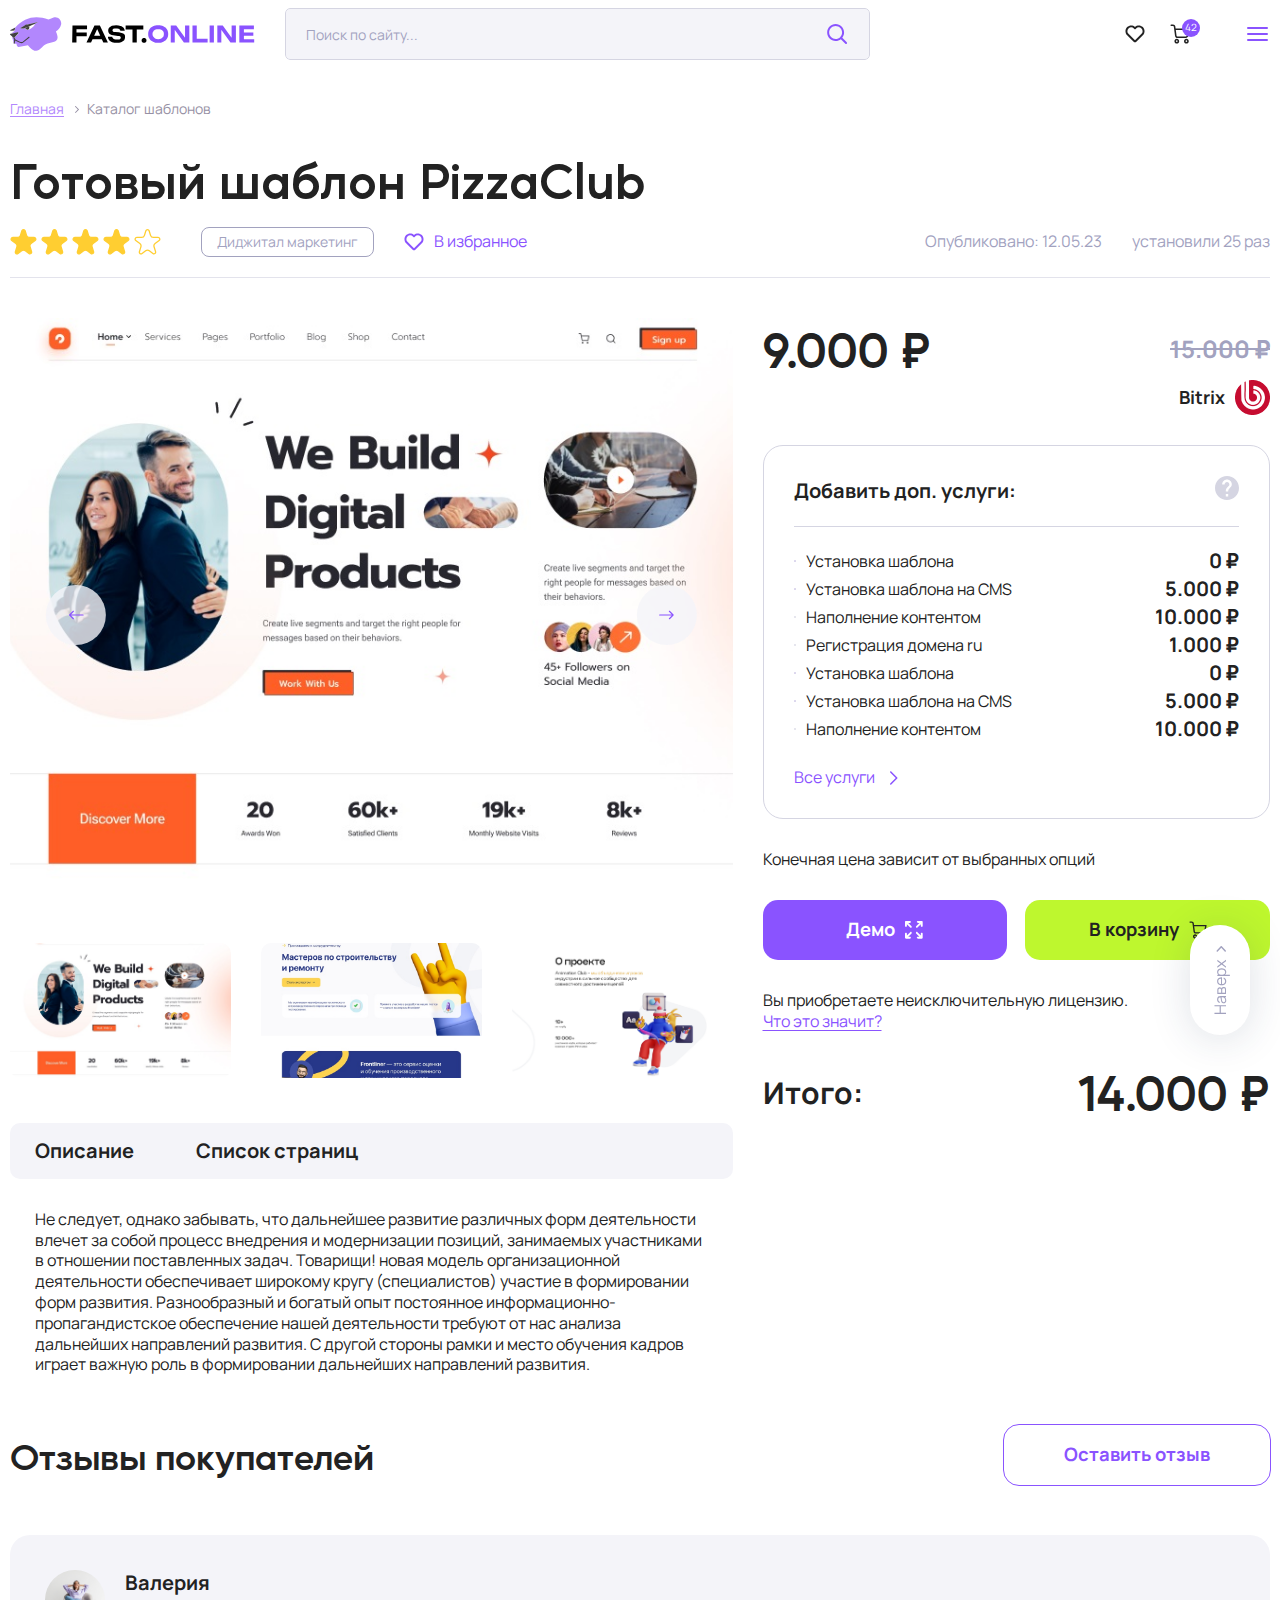
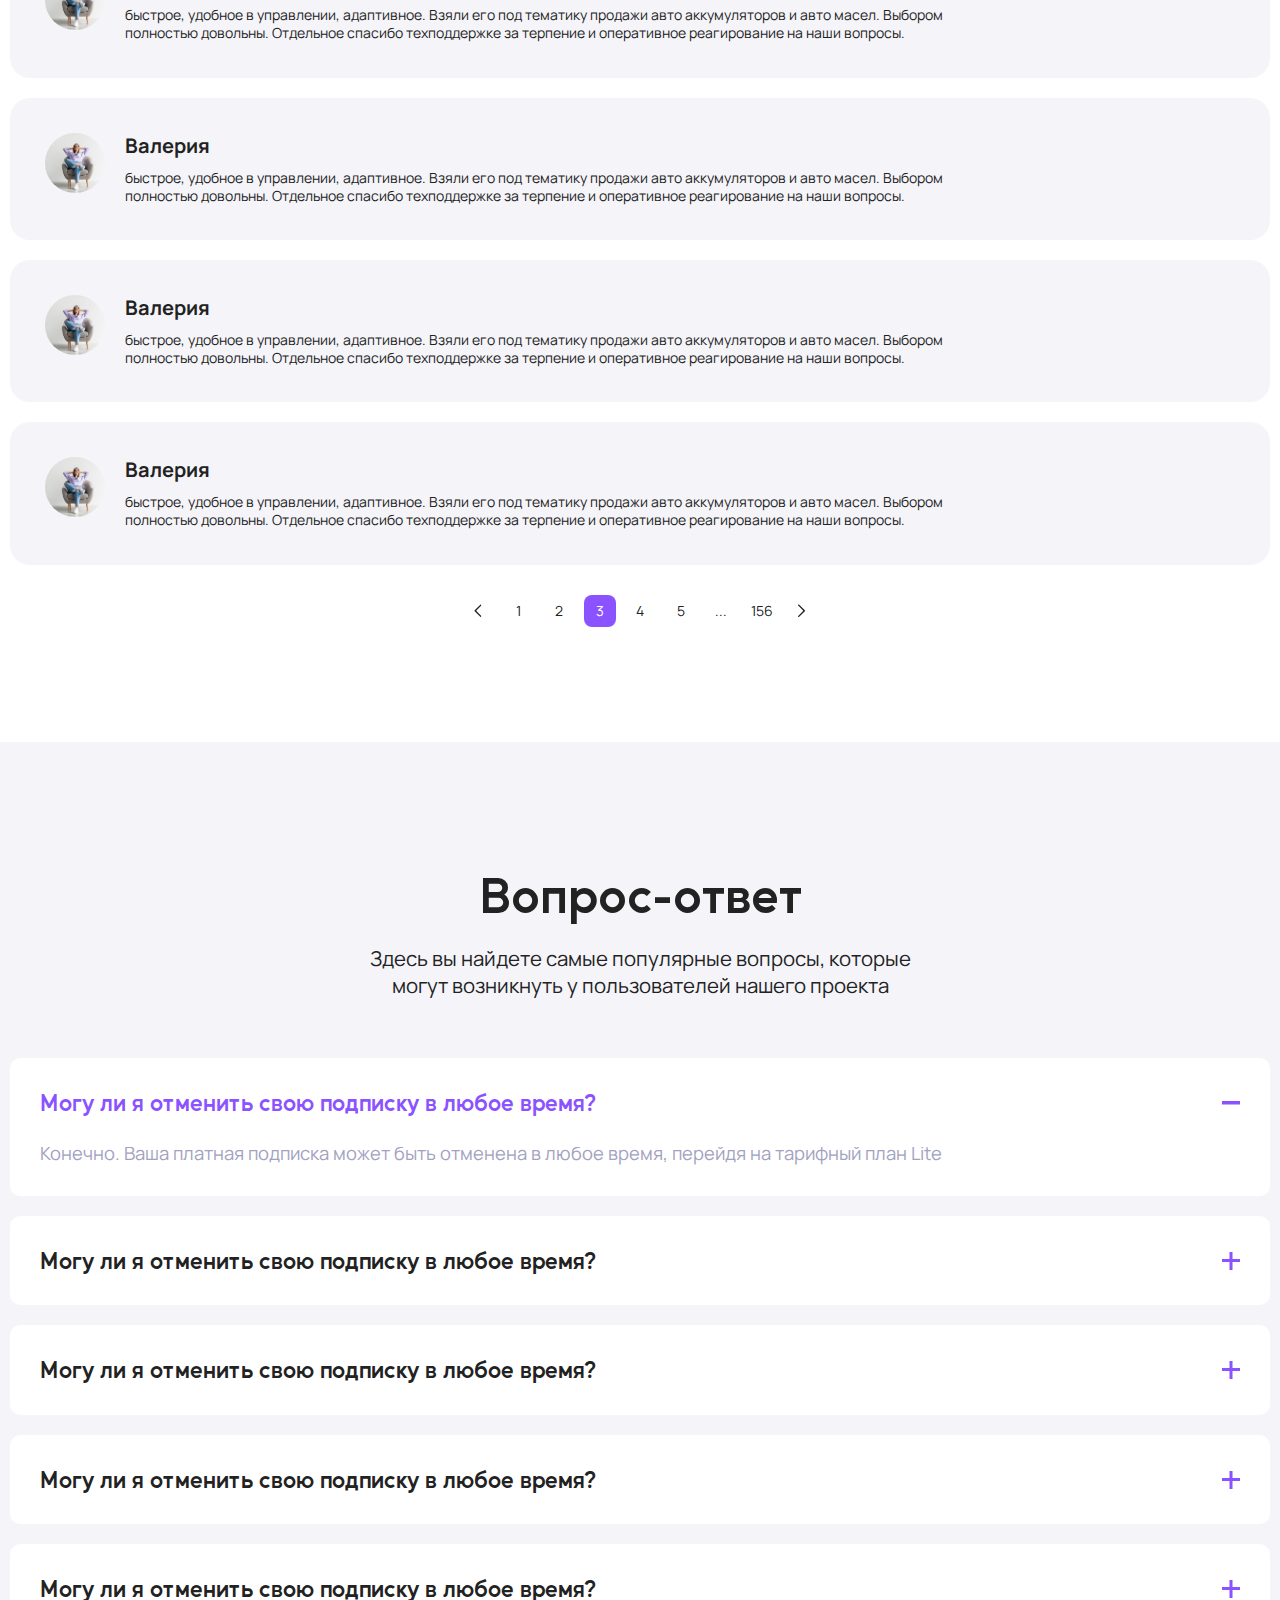
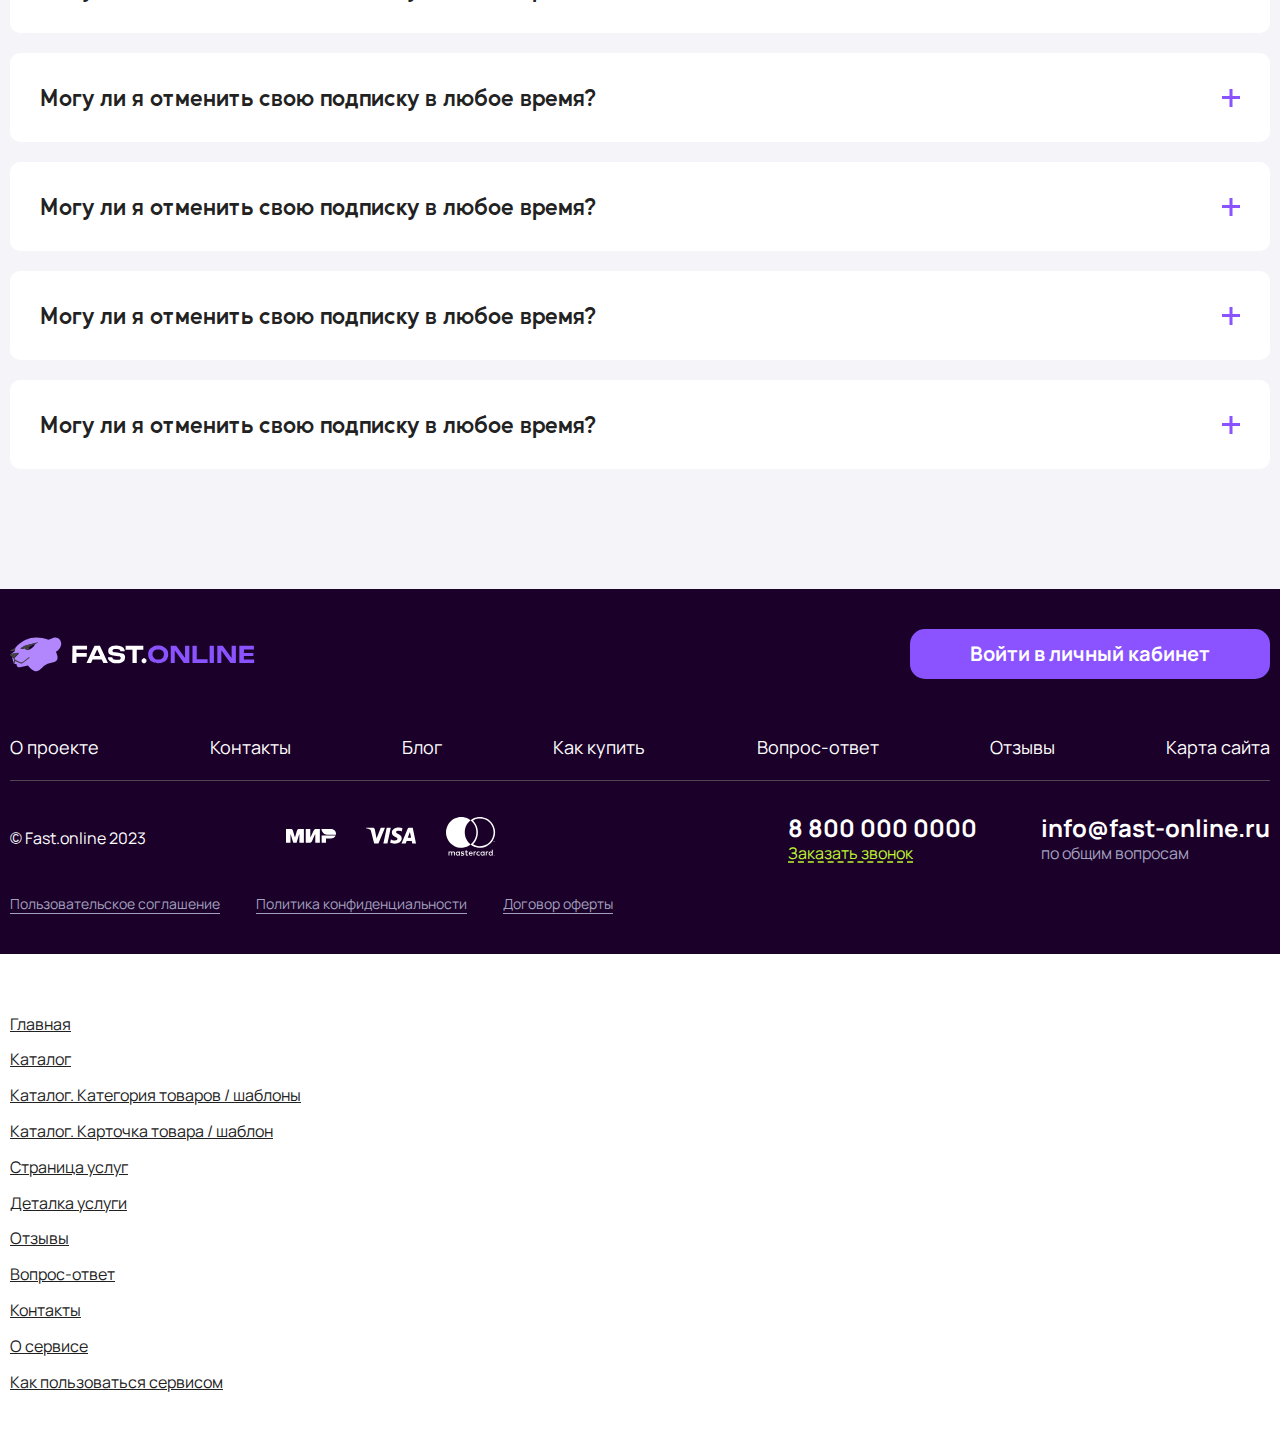
<file: site/fastonline_static-main/docs/catalog-detail.html>
<!DOCTYPE html>
<html lang="ru">
<head>
  <!DOCTYPE html>
<meta charset="UTF-8">
<meta http-equiv="X-UA-Compatible" content="IE=edge">
<meta name="viewport" content="width=device-width, initial-scale=1.0">
<link rel="apple-touch-icon" sizes="180x180" href="./assets/favicon/apple-touch-icon.png">
<link rel="icon" type="image/png" sizes="32x32" href="./assets/favicon/favicon-32x32.png">
<link rel="icon" type="image/png" sizes="194x194" href="./assets/favicon/favicon-194x194.png">
<link rel="icon" type="image/png" sizes="192x192" href="./assets/favicon/android-chrome-192x192.png">
<link rel="icon" type="image/png" sizes="16x16" href="./assets/favicon/favicon-16x16.png">
<link rel="manifest" href="./assets/favicon/site.webmanifest">
<link rel="mask-icon" href="./assets/favicon/safari-pinned-tab.svg" color="#5bbad5">
<meta name="msapplication-TileColor" content="#ffffff">
<meta name="msapplication-TileImage" content="/mstile-144x144.png">
<meta name="theme-color" content="#ffffff">
  <title>Карточка товара / шаблон</title>
<link href="./css/main.css" rel="stylesheet"></head>
<body class="body">
<div class="main-container">
  <header class="header">
  <div class="container">
    <div class="header__block header__top">
      <a class="logo header__logo" href="./">
        <img src="./assets/images/logo-fast-online.svg" alt="FASTonline">
      </a>
      <div class="search header__search mob-hidden">
        <form action="#">
          <label>
            <input type="search" placeholder="Поиск по сайту...">
          </label>
          <button class="search__button" type="submit">
            <svg class="search__button-icon">
              <use xlink:href="./assets/sprite.svg#icon-search"></use>
            </svg>
          </button>
        </form>
      </div>
      <div class="header__callback">
        <div class="header__callback-link">
          <a class="header__callback-text" href="tel:+78000000000">8 800 000 0000</a>
          <a class="header__callback-text-underline" data-fancybox href="#modalCallback">Заказать звонок</a>
        </div>
      </div>
      <div class="header__toolbar">
        <a class="header__toolbar-link" href="#">
          <svg class="header__toolbar-icon">
            <use xlink:href="./assets/sprite.svg#icon-fav"></use>
          </svg>
        </a>
        <div class="search header__search only-mobile">
          <form action="#">
            <label data-search-field-mobile>
              <input type="search" placeholder="Поиск по сайту...">
            </label>
            <button class="search__button" type="submit" tabindex="0" data-search-button-mobile>
              <svg class="search__button-icon">
                <use xlink:href="./assets/sprite.svg#icon-search"></use>
              </svg>
            </button>
          </form>
        </div>
        <a class="header__toolbar-link cart" href="#">
          <span class="cart__count">42</span>
          <svg class="header__toolbar-icon">
            <use xlink:href="./assets/sprite.svg#icon-cart"></use>
          </svg>
        </a>
      </div>
      <div class="header__account">
        <a class="button--light header__account-link" href="#">
          <span>Войти</span>
          <svg class="header__account-icon">
            <use xlink:href="./assets/sprite.svg#icon-enter"></use>
          </svg>
        </a>
      </div>
      <div class="header__menu-btn" data-toggle-menu>
        <span></span>
        <span></span>
        <span></span>
      </div>
    </div>
    <div class="header__block header__bottom menu-mobile" data-mobile-menu>
      <nav class="nav header__nav menu-mobile__nav">
        <ul class="nav__list menu-mobile__list">
          <li>
            <a class="nav__link nav__link--accent menu-mobile__link" href="#">
              <div class="nav__link-icon burger tab-hidden">
                <span></span>
                <span></span>
                <span></span>
              </div>
              <span>Каталог</span>
            </a>
            <svg class="menu-mobile__link-icon">
              <use xlink:href="./assets/sprite.svg#icon-arrow-extra-min"></use>
            </svg>
          </li>
          <li>
            <a class="nav__link menu-mobile__link" href="#">
              <span>Услуги</span>
            </a>
             <svg class="menu-mobile__link-icon">
              <use xlink:href="./assets/sprite.svg#icon-arrow-extra-min"></use>
            </svg>
          </li>
          <li>
            <a class="nav__link menu-mobile__link" href="#">
              <span>Новинки</span>
            </a>
             <svg class="menu-mobile__link-icon">
              <use xlink:href="./assets/sprite.svg#icon-arrow-extra-min"></use>
            </svg>
          </li>
          <li>
            <a class="nav__link menu-mobile__link" href="#">
              <span>Акции</span>
            </a>
             <svg class="menu-mobile__link-icon">
              <use xlink:href="./assets/sprite.svg#icon-arrow-extra-min"></use>
            </svg>
          </li>
          <li>
            <a class="nav__link menu-mobile__link" href="#">
              <span>Битрикс</span>
            </a>
             <svg class="menu-mobile__link-icon">
              <use xlink:href="./assets/sprite.svg#icon-arrow-extra-min"></use>
            </svg>
          </li>
          <li>
            <a class="nav__link menu-mobile__link" href="#">
              <span>Отзывы</span>
            </a>
             <svg class="menu-mobile__link-icon">
              <use xlink:href="./assets/sprite.svg#icon-arrow-extra-min"></use>
            </svg>
          </li>
          <li>
            <a class="nav__link menu-mobile__link" href="#">
              <span>Как купить</span>
            </a>
             <svg class="menu-mobile__link-icon">
              <use xlink:href="./assets/sprite.svg#icon-arrow-extra-min"></use>
            </svg>
          </li>
          <li>
            <a class="nav__link menu-mobile__link" href="#">
              <span>Портфолио</span>
            </a>
             <svg class="menu-mobile__link-icon">
              <use xlink:href="./assets/sprite.svg#icon-arrow-extra-min"></use>
            </svg>
          </li>
          <li>
            <a class="nav__link menu-mobile__link" href="#">
              <span>Вопрос-ответ</span>
            </a>
             <svg class="menu-mobile__link-icon">
              <use xlink:href="./assets/sprite.svg#icon-arrow-extra-min"></use>
            </svg>
          </li>
          <li>
            <a class="nav__link menu-mobile__link" href="#">
              <span>О проекте</span>
            </a>
             <svg class="menu-mobile__link-icon">
              <use xlink:href="./assets/sprite.svg#icon-arrow-extra-min"></use>
            </svg>
          </li>
          <li>
            <a class="nav__link menu-mobile__link" href="#">
              <span>Контакты</span>
            </a>
             <svg class="menu-mobile__link-icon">
              <use xlink:href="./assets/sprite.svg#icon-arrow-extra-min"></use>
            </svg>
          </li>
        </ul>
        <div class="menu-mobile__nav-bottom">
          <div class="header__account header__account--mobile">
            <a class="header__account-link" href="#">
              <span>Войти</span>
              <svg class="header__account-icon">
                <use xlink:href="./assets/sprite.svg#icon-enter"></use>
              </svg>
            </a>
          </div>
          <div class="header__callback header__callback--mobile">
            <div class="header__callback-link">
              <a class="header__callback-text" href="tel:+78000000000">8 800 000 0000</a>
              <a class="header__callback-text-underline" data-fancybox href="#modalCallback">Заказать звонок</a>
            </div>
          </div>
        </div>
      </nav>
    </div>
  </div>
</header>
  <main class="main">
    <section class="section mt-30 mb-30 mtm-15 mbm-20">
      <div class="container">
        <div class="breadcrumbs">
  <a class="breadcrumbs__link" href="./">Главная</a>
  <span class="breadcrumbs__curr-page">Каталог шаблонов</span>
</div>
      </div>
    </section>
    <section class="section mb-50">
      <div class="container">
        <div class="section__header mb-15">
          <h1 class="title">Готовый шаблон PizzaClub</h1>
        </div>
        <div class="prod-detail-header">
          <div class="columns">
            <div class="columns__col--5 columns__col-laptop--6 columns__col-tab--12">
              <div class="prod-detail-header__block">
                <div class="rating order-tab--1">
                  <div class="rating__stars" data-rating="4">
                    <svg class="rating__stars-icon">
                      <use xlink:href="./assets/sprite.svg#icon-star"></use>
                    </svg>
                    <svg class="rating__stars-icon">
                      <use xlink:href="./assets/sprite.svg#icon-star"></use>
                    </svg>
                    <svg class="rating__stars-icon">
                      <use xlink:href="./assets/sprite.svg#icon-star"></use>
                    </svg>
                    <svg class="rating__stars-icon">
                      <use xlink:href="./assets/sprite.svg#icon-star"></use>
                    </svg>
                    <svg class="rating__stars-icon">
                      <use xlink:href="./assets/sprite.svg#icon-star"></use>
                    </svg>
                  </div>
                </div>
                <div class="prod-detail-tag order-tab--3">Диджитал маркетинг</div>
                <button class="prod-detail-fav order-tab--2" type="button" data-fav data-fav-text>
                  <svg>
                    <use xlink:href="./assets/sprite.svg#icon-fav"></use>
                  </svg>
                  <span data-fav-text-tmpl="В избранном" data-fav-text-remove="В избранное">В избранное</span>
                </button>
                <div class="prod-detail-cms tab-visible order-tab--4">
                  <div class="prod-detail-cms__text">Bitrix</div>
                  <picture class="prod-detail-cms__pic">
                    <img src="./assets/images/logo-bitrix.png" alt="Bitrix">
                  </picture>
                </div>
              </div>
            </div>
            <div class="columns__col--7 columns__col-laptop--6 flex justify-content-end tab-hidden">
              <div class="prod-detail-header__block">
                <div class="prod-detail-info">Опубликовано:
                  <time datetime="2023-05-12">12.05.23</time>
                </div>
                <div class="prod-detail-info">установили 25 раз</div>
              </div>
            </div>
          </div>
        </div>
        <div class="columns">
          <div class="columns__col--8 columns__col-laptop--7 columns__col-tab--12">
            <div class="slider mb-45 mbm-0">
              <div class="swiper slider__top" data-slider-top>
                <div class="swiper-wrapper slider-top__wrapper">
                  <div class="swiper-slide">
                    <div class="slider__top-slide">
                      <a class="prod-detail-slide" href="./assets/images/card-img-1.jpg" data-swiper-slide-index="1"
                         data-fancybox="swiper-gallery" data-type="image">
                        <img src="./assets/images/card-img-1.jpg" alt="Шаблон">
                      </a>
                    </div>
                  </div>
                  <div class="swiper-slide">
                    <div class="slider__top-slide">
                      <a class="prod-detail-slide" href="./assets/images/card-img-2.jpg"
                         data-swiper-slide-index="2"
                         data-fancybox="swiper-gallery" data-type="image">
                        <img src="./assets/images/card-img-2.jpg" alt="Шаблон">
                      </a>
                    </div>
                  </div>
                  <div class="swiper-slide">
                    <div class="slider__top-slide">
                      <a class="prod-detail-slide" href="./assets/images/card-img-3.jpg"
                         data-swiper-slide-index="3"
                         data-fancybox="swiper-gallery" data-type="image">
                        <img src="./assets/images/card-img-3.jpg" alt="Шаблон">
                      </a>
                    </div>
                  </div>
                  <div class="swiper-slide">
                    <div class="slider__top-slide">
                      <a class="prod-detail-slide" href="./assets/images/img-news-3.jpg"
                         data-swiper-slide-index="3"
                         data-fancybox="swiper-gallery" data-type="image">
                        <img src="./assets/images/img-news-3.jpg" alt="Шаблон">
                      </a>
                    </div>
                  </div>
                  <div class="swiper-slide">
                    <div class="slider__top-slide">
                      <a class="prod-detail-slide" href="./assets/images/img-news-3.jpg"
                         data-swiper-slide-index="3"
                         data-fancybox="swiper-gallery" data-type="image">
                        <img src="./assets/images/img-news-3.jpg" alt="Шаблон">
                      </a>
                    </div>
                  </div>
                </div>
                <div class="slider__controls slider__controls--absolute mob-hidden">
                  <button class="slider__button slider__button--prev" data-slider-prev>
                    <svg>
                      <use xlink:href="./assets/sprite.svg#icon-arrow-min"></use>
                    </svg>
                  </button>
                  <button class="slider__button slider__button--next" data-slider-next>
                    <svg>
                      <use xlink:href="./assets/sprite.svg#icon-arrow-min"></use>
                    </svg>
                  </button>
                </div>
                <div class="slider__pagination" data-slider-pagination></div>
              </div>
              <div class="swiper slider__bottom" data-slider-bottom>
                <div class="swiper-wrapper slider-bottom__wrapper">
                  <div class="swiper-slide">
                    <div class="slider-bottom__slide">
                      <div class="prod-detail-slide-thumb" data-swiper-slide-index="1">
                        <img src="./assets/images/card-img-1.jpg" alt="Шаблон">
                      </div>
                    </div>
                  </div>
                  <div class="swiper-slide">
                    <div class="slider-bottom__slide">
                      <div class="prod-detail-slide-thumb" data-swiper-slide-index="2">
                        <img src="./assets/images/card-img-2.jpg" alt="Шаблон">
                      </div>
                    </div>
                  </div>
                  <div class="swiper-slide">
                    <div class="slider-bottom__slide">
                      <div class="prod-detail-slide-thumb" data-swiper-slide-index="3">
                        <img src="./assets/images/card-img-3.jpg" alt="Шаблон">
                      </div>
                    </div>
                  </div>
                  <div class="swiper-slide">
                    <div class="slider-bottom__slide">
                      <div class="prod-detail-slide-thumb" data-swiper-slide-index="4">
                        <img src="./assets/images/img-news-3.jpg" alt="Шаблон">
                      </div>
                    </div>
                  </div>
                  <div class="swiper-slide">
                    <div class="slider-bottom__slide">
                      <div class="prod-detail-slide-thumb" data-swiper-slide-index="5">
                        <img src="./assets/images/img-news-3.jpg" alt="Шаблон">
                      </div>
                    </div>
                  </div>
                </div>
              </div>
            </div>
            <div class="tabs prod-detail-tabs tab-hidden" data-tabs-container>
              <div class="tabs__controls prod-detail-tabs__controls">
                <div class="tabs__trigger prod-detail-tabs__trigger active" data-tabs-trigger data-tabs="tab-1">
                  <p>Описание</p>
                </div>
                <div class="tabs__trigger prod-detail-tabs__trigger" data-tabs-trigger data-tabs="tab-2">
                  <p>Список страниц</p>
                </div>
              </div>
              <ul class="tabs__list">
                <li class="tabs__item active" id="tab-1" data-tabs-list>
                  <div class="prod-detail-tabs__inner">
                    <p>Не следует, однако забывать, что дальнейшее развитие различных форм деятельности влечет за собой
                      процесс внедрения и модернизации позиций, занимаемых участниками в отношении поставленных задач.
                      Товарищи! новая модель организационной деятельности обеспечивает широкому кругу (специалистов)
                      участие в формировании форм развития. Разнообразный и богатый опыт постоянное
                      информационно-пропагандистское обеспечение нашей деятельности требуют от нас анализа дальнейших
                      направлений развития. С другой стороны рамки и место обучения кадров играет важную роль в
                      формировании дальнейших направлений развития.
                    </p>
                  </div>
                </li>
                <li class="tabs__item" id="tab-2" data-tabs-list>
                  <div class="prod-detail-tabs__inner">
                    <ol class="list list--numbered">
                      <li>Главная</li>
                      <li>Каталог</li>
                      <li>Детальная страница товара</li>
                      <li>О нас</li>
                      <li>Контакты</li>
                    </ol>
                  </div>
                </li>
              </ul>
            </div>
          </div>
          <div class="columns__col--4 columns__col-laptop--5 columns__col-tab--12">
            <div class="prod-detail-card">
              <div class="prod-detail-card__header">
                <div class="prod-detail-card__price-wrap">
                  <div class="prod-detail-card__current-price">9.000 ₽</div>
                  <div class="prod-detail-card__old-price">15.000 ₽</div>
                </div>
                <div class="prod-detail-cms tab-hidden">
                  <div class="prod-detail-cms__text">Bitrix</div>
                  <picture class="prod-detail-cms__pic">
                    <img src="./assets/images/logo-bitrix.png" alt="Bitrix">
                  </picture>
                </div>
              </div>
              <div class="prod-detail-card__serv" data-show-wrap>
                <div class="prod-detail-card__serv-header">
                  <p>Добавить доп. услуги:</p>
                  <div class="tooltip" data-tooltip="Какое-то сообщение с пояснением чё каво">
                    <svg>
                      <use xlink:href="./assets/sprite.svg#icon-qmark"></use>
                    </svg>
                  </div>
                </div>
                <div class="prod-detail-card__serv-body" data-show-block>
                  <form action="#">
                    <div class="prod-detail-card__form-item">
                      <label>
                        <input type="checkbox" name="" checked>
                        <span>Установка шаблона</span>
                      </label>
                      <p class="prod-detail-card__form-price">0 ₽</p>
                    </div>
                    <div class="prod-detail-card__form-item">
                      <label>
                        <input type="checkbox" name="" checked>
                        <span>Установка шаблона на CMS</span>
                      </label>
                      <p class="prod-detail-card__form-price">5.000 ₽</p>
                    </div>
                    <div class="prod-detail-card__form-item">
                      <label>
                        <input type="checkbox" name="">
                        <span>Наполнение контентом</span>
                      </label>
                      <p class="prod-detail-card__form-price">10.000 ₽</p>
                    </div>
                    <div class="prod-detail-card__form-item">
                      <label>
                        <input type="checkbox" name="">
                        <span>Регистрация домена ru</span>
                      </label>
                      <p class="prod-detail-card__form-price">1.000 ₽</p>
                    </div>
                    <div class="prod-detail-card__form-item">
                      <label>
                        <input type="checkbox" name="" checked>
                        <span>Установка шаблона</span>
                      </label>
                      <p class="prod-detail-card__form-price">0 ₽</p>
                    </div>
                    <div class="prod-detail-card__form-item">
                      <label>
                        <input type="checkbox" name="" checked>
                        <span>Установка шаблона на CMS</span>
                      </label>
                      <p class="prod-detail-card__form-price">5.000 ₽</p>
                    </div>
                    <div class="prod-detail-card__form-item">
                      <label>
                        <input type="checkbox" name="">
                        <span>Наполнение контентом</span>
                      </label>
                      <p class="prod-detail-card__form-price">10.000 ₽</p>
                    </div>
                    <div class="prod-detail-card__form-item">
                      <label>
                        <input type="checkbox" name="">
                        <span>Регистрация домена ru</span>
                      </label>
                      <p class="prod-detail-card__form-price">1.000 ₽</p>
                    </div>
                    <div class="prod-detail-card__form-item">
                      <label>
                        <input type="checkbox" name="" checked>
                        <span>Установка шаблона</span>
                      </label>
                      <p class="prod-detail-card__form-price">0 ₽</p>
                    </div>
                    <div class="prod-detail-card__form-item">
                      <label>
                        <input type="checkbox" name="" checked>
                        <span>Установка шаблона на CMS</span>
                      </label>
                      <p class="prod-detail-card__form-price">5.000 ₽</p>
                    </div>
                    <div class="prod-detail-card__form-item">
                      <label>
                        <input type="checkbox" name="">
                        <span>Наполнение контентом</span>
                      </label>
                      <p class="prod-detail-card__form-price">10.000 ₽</p>
                    </div>
                    <div class="prod-detail-card__form-item">
                      <label>
                        <input type="checkbox" name="">
                        <span>Регистрация домена ru</span>
                      </label>
                      <p class="prod-detail-card__form-price">1.000 ₽</p>
                    </div>
                    <div class="prod-detail-card__form-item">
                      <label>
                        <input type="checkbox" name="" checked>
                        <span>Установка шаблона</span>
                      </label>
                      <p class="prod-detail-card__form-price">0 ₽</p>
                    </div>
                    <div class="prod-detail-card__form-item">
                      <label>
                        <input type="checkbox" name="" checked>
                        <span>Установка шаблона на CMS</span>
                      </label>
                      <p class="prod-detail-card__form-price">5.000 ₽</p>
                    </div>
                    <div class="prod-detail-card__form-item">
                      <label>
                        <input type="checkbox" name="">
                        <span>Наполнение контентом</span>
                      </label>
                      <p class="prod-detail-card__form-price">10.000 ₽</p>
                    </div>
                    <div class="prod-detail-card__form-item">
                      <label>
                        <input type="checkbox" name="">
                        <span>Регистрация домена ru</span>
                      </label>
                      <p class="prod-detail-card__form-price">1.000 ₽</p>
                    </div>
                  </form>
                </div>
                <button class="link prod-detail-card__show-all" type="button" data-show-trigger="Все услуги">
                  <span>Все услуги</span>
                  <svg>
                    <use xlink:href="./assets/sprite.svg#icon-pagination"></use>
                  </svg>
                </button>
              </div>
              <div class="prod-detail-card__bottom">
                <div class="prod-detail-card__bottom-text mb-30">Конечная цена зависит от выбранных опций</div>
                <div class="prod-detail-card__btn-wrap">
                  <a class="button button--fill button--hover-scale prod-detail-card__btn-wrap-item" href="#">
                    <span>Демо</span>
                    <svg>
                      <use xlink:href="./assets/sprite.svg#icon-four-arrows"></use>
                    </svg>
                  </a>
                  <button class="button button--fill-second button--hover-transl prod-detail-card__btn-wrap-item"
                          type="button" data-add-to-cart>
                    <span>В корзину</span>
                    <svg>
                      <use xlink:href="./assets/sprite.svg#icon-cart"></use>
                    </svg>
                  </button>
                </div>
                <div class="prod-detail-card__bottom-text mb-30">Вы приобретаете неисключительную лицензию. <br> <a
                  class="link link--underline"
                  href="#">Что это значит?</a></div>
                <div class="prod-detail-card__result-price">
                  <span class="prod-detail-card__result-price-text">Итого:</span>
                  <span>14.000 ₽</span>
                </div>
              </div>
            </div>
          </div>
          <div class="columns__col-tab--12 tab-visible">
            <div class="tabs prod-detail-tabs" data-tabs-container>
              <div class="tabs__controls prod-detail-tabs__controls">
                <div class="tabs__trigger prod-detail-tabs__trigger active" data-tabs-trigger data-tabs="tab-mob-1">
                  <p>Описание</p>
                </div>
                <div class="tabs__trigger prod-detail-tabs__trigger" data-tabs-trigger data-tabs="tab-mob-2">
                  <p>Список страниц</p>
                </div>
              </div>
              <ul class="tabs__list">
                <li class="tabs__item active" id="tab-mob-1" data-tabs-list>
                  <div class="prod-detail-tabs__inner">
                    <p>Не следует, однако забывать, что дальнейшее развитие различных форм деятельности влечет за собой
                      процесс внедрения и модернизации позиций, занимаемых участниками в отношении поставленных задач.
                      Товарищи! новая модель организационной деятельности обеспечивает широкому кругу (специалистов)
                      участие в формировании форм развития. Разнообразный и богатый опыт постоянное
                      информационно-пропагандистское обеспечение нашей деятельности требуют от нас анализа дальнейших
                      направлений развития. С другой стороны рамки и место обучения кадров играет важную роль в
                      формировании дальнейших направлений развития.
                    </p>
                  </div>
                </li>
                <li class="tabs__item" id="tab-mob-2" data-tabs-list>
                  <div class="prod-detail-tabs__inner">
                    <ol class="list list--numbered">
                      <li>Главная</li>
                      <li>Каталог</li>
                      <li>Детальная страница товара</li>
                      <li>О нас</li>
                      <li>Контакты</li>
                    </ol>
                  </div>
                </li>
              </ul>
            </div>
          </div>
        </div>
      </div>
    </section>
    <section class="section mb-115 mbm-20">
      <div class="container">
        <div class="columns">
          <div class="columns__col--8 columns__col-laptop--12">
            <div class="section__header section__header-justify section__header-mob-column mb-50">
              <h2 class="title title--small">Отзывы покупателей</h2>
              <a class="button button--outline" href="#">Оставить отзыв</a>
            </div>
            <div class="reviews mb-30">
              <article class="card-review">
  <picture class="card-review__picture">
    <img src="./assets/images/img-2.jpg" alt="">
  </picture>
  <div class="card-review__content">
    <div class="card-review__text-bold">Валерия</div>
    <div class="card-review__text">быстрое, удобное в управлении, адаптивное. Взяли его под тематику
      продажи авто аккумуляторов и авто масел. Выбором полностью довольны. Отдельное спасибо техподдержке
      за терпение и оперативное реагирование на наши вопросы.
    </div>
  </div>
</article>
              <article class="card-review">
  <picture class="card-review__picture">
    <img src="./assets/images/img-2.jpg" alt="">
  </picture>
  <div class="card-review__content">
    <div class="card-review__text-bold">Валерия</div>
    <div class="card-review__text">быстрое, удобное в управлении, адаптивное. Взяли его под тематику
      продажи авто аккумуляторов и авто масел. Выбором полностью довольны. Отдельное спасибо техподдержке
      за терпение и оперативное реагирование на наши вопросы.
    </div>
  </div>
</article>
              <article class="card-review">
  <picture class="card-review__picture">
    <img src="./assets/images/img-2.jpg" alt="">
  </picture>
  <div class="card-review__content">
    <div class="card-review__text-bold">Валерия</div>
    <div class="card-review__text">быстрое, удобное в управлении, адаптивное. Взяли его под тематику
      продажи авто аккумуляторов и авто масел. Выбором полностью довольны. Отдельное спасибо техподдержке
      за терпение и оперативное реагирование на наши вопросы.
    </div>
  </div>
</article>
              <article class="card-review">
  <picture class="card-review__picture">
    <img src="./assets/images/img-2.jpg" alt="">
  </picture>
  <div class="card-review__content">
    <div class="card-review__text-bold">Валерия</div>
    <div class="card-review__text">быстрое, удобное в управлении, адаптивное. Взяли его под тематику
      продажи авто аккумуляторов и авто масел. Выбором полностью довольны. Отдельное спасибо техподдержке
      за терпение и оперативное реагирование на наши вопросы.
    </div>
  </div>
</article>
            </div>
            <div class="tab-hidden">
              <nav class="pagination centered">
  <a class="pagination__item pagination__btn pagination__btn-prev" href="#">
    <svg>
      <use xlink:href="./assets/sprite.svg#icon-pagination"></use>
    </svg>
  </a>
  <a class="pagination__item" href="#">1</a>
  <a class="pagination__item" href="#">2</a>
  <a class="pagination__item active" href="#">3</a>
  <a class="pagination__item" href="#">4</a>
  <a class="pagination__item" href="#">5</a>
  <span class="pagination__item">...</span>
  <a class="pagination__item" href="#">156</a>
  <a class="pagination__item pagination__btn pagination__btn-next" href="#">
    <svg>
      <use xlink:href="./assets/sprite.svg#icon-pagination"></use>
    </svg>
  </a>
</nav>
            </div>
          </div>
        </div>
      </div>
    </section>
    <section class="section section--color pt-120 pb-120 ptm-30 pbm-30">
      <div class="container">
        <div class="section__header section__header--centered mb-60">
          <h2 class="title mb-20">Вопрос-ответ</h2>
          <div class="title__subtitle">Здесь вы найдете самые популярные вопросы, которые <br class="mob-hidden"> могут
            возникнуть у
            пользователей нашего проекта
          </div>
        </div>
        <div class="collapse answer" data-collapse data-duration="700">
          <div class="collapse__wrapper answer__wrapper">
            <div class="collapse__item" data-collapse-item>
              <div class="collapse__trigger answer__trigger active" data-collapse-trigger>
                <p>Могу ли я отменить свою подписку в любое время?</p>
                <span class="answer__button active" data-collapse-icon></span>
              </div>
              <div class="collapse__content collapse-show" data-collapse-content>
                <div class="collapse__inner answer__inner">
                  <p>Конечно. Ваша платная подписка может быть отменена в любое время, перейдя на тарифный план Lite</p>
                </div>
              </div>
            </div>
          </div>
          <div class="collapse__wrapper answer__wrapper">
            <div class="collapse__item" data-collapse-item>
              <div class="collapse__trigger answer__trigger" data-collapse-trigger>
                <p>Могу ли я отменить свою подписку в любое время?</p>
                <span class="answer__button" data-collapse-icon></span>
              </div>
              <div class="collapse__content" data-collapse-content>
                <div class="collapse__inner answer__inner">
                  <p>Конечно. Ваша платная подписка может быть отменена в любое время, перейдя на тарифный план Lite</p>
                </div>
              </div>
            </div>
          </div>
          <div class="collapse__wrapper answer__wrapper">
            <div class="collapse__item" data-collapse-item>
              <div class="collapse__trigger answer__trigger" data-collapse-trigger>
                <p>Могу ли я отменить свою подписку в любое время?</p>
                <span class="answer__button" data-collapse-icon></span>
              </div>
              <div class="collapse__content" data-collapse-content>
                <div class="collapse__inner answer__inner">
                  <p>Конечно. Ваша платная подписка может быть отменена в любое время, перейдя на тарифный план Lite</p>
                </div>
              </div>
            </div>
          </div>
          <div class="collapse__wrapper answer__wrapper">
            <div class="collapse__item" data-collapse-item>
              <div class="collapse__trigger answer__trigger" data-collapse-trigger>
                <p>Могу ли я отменить свою подписку в любое время?</p>
                <span class="answer__button" data-collapse-icon></span>
              </div>
              <div class="collapse__content" data-collapse-content>
                <div class="collapse__inner answer__inner">
                  <p>Конечно. Ваша платная подписка может быть отменена в любое время, перейдя на тарифный план Lite. И
                    ещё немного текста. Вдруг будет очень длинное название. Мы же не знаем что тут будет. Мы
                    бы хотели, но мы не знаем. Страшно, очень страшно что тут может быть. И ещё немного текста. Вдруг
                    будет очень длинное название. Мы же не знаем что тут будет. Мы
                    бы хотели, но мы не знаем. Страшно, очень страшно что тут может быть. И ещё немного текста. Вдруг
                    будет очень длинное название. Мы же не знаем что тут будет. Мы
                    бы хотели, но мы не знаем. Страшно, очень страшно что тут может быть. И ещё немного текста. Вдруг
                    будет очень длинное название. Мы же не знаем что тут будет. Мы
                    бы хотели, но мы не знаем. Страшно, очень страшно что тут может быть. И ещё немного текста. Вдруг
                    будет очень длинное название. Мы же не знаем что тут будет. Мы
                    бы хотели, но мы не знаем. Страшно, очень страшно что тут может быть.</p>
                </div>
              </div>
            </div>
          </div>
          <div class="collapse__wrapper answer__wrapper">
            <div class="collapse__item" data-collapse-item>
              <div class="collapse__trigger answer__trigger" data-collapse-trigger>
                <p>Могу ли я отменить свою подписку в любое время?</p>
                <span class="answer__button" data-collapse-icon></span>
              </div>
              <div class="collapse__content" data-collapse-content>
                <div class="collapse__inner answer__inner">
                  <p>Конечно. Ваша платная подписка может быть отменена в любое время, перейдя на тарифный план Lite</p>
                </div>
              </div>
            </div>
          </div>
          <div class="collapse__wrapper answer__wrapper">
            <div class="collapse__item" data-collapse-item>
              <div class="collapse__trigger answer__trigger" data-collapse-trigger>
                <p>Могу ли я отменить свою подписку в любое время?</p>
                <span class="answer__button" data-collapse-icon></span>
              </div>
              <div class="collapse__content" data-collapse-content>
                <div class="collapse__inner answer__inner">
                  <p>Конечно. Ваша платная подписка может быть отменена в любое время, перейдя на тарифный план Lite</p>
                </div>
              </div>
            </div>
          </div>
          <div class="collapse__wrapper answer__wrapper">
            <div class="collapse__item" data-collapse-item>
              <div class="collapse__trigger answer__trigger" data-collapse-trigger>
                <p>Могу ли я отменить свою подписку в любое время?</p>
                <span class="answer__button" data-collapse-icon></span>
              </div>
              <div class="collapse__content" data-collapse-content>
                <div class="collapse__inner answer__inner">
                  <p>Конечно. Ваша платная подписка может быть отменена в любое время, перейдя на тарифный план Lite</p>
                </div>
              </div>
            </div>
          </div>
          <div class="collapse__wrapper answer__wrapper">
            <div class="collapse__item" data-collapse-item>
              <div class="collapse__trigger answer__trigger" data-collapse-trigger>
                <p>Могу ли я отменить свою подписку в любое время?</p>
                <span class="answer__button" data-collapse-icon></span>
              </div>
              <div class="collapse__content" data-collapse-content>
                <div class="collapse__inner answer__inner">
                  <p>Конечно. Ваша платная подписка может быть отменена в любое время, перейдя на тарифный план Lite</p>
                </div>
              </div>
            </div>
          </div>
          <div class="collapse__wrapper answer__wrapper">
            <div class="collapse__item" data-collapse-item>
              <div class="collapse__trigger answer__trigger" data-collapse-trigger>
                <p>Могу ли я отменить свою подписку в любое время?</p>
                <span class="answer__button" data-collapse-icon></span>
              </div>
              <div class="collapse__content" data-collapse-content>
                <div class="collapse__inner answer__inner">
                  <p>Конечно. Ваша платная подписка может быть отменена в любое время, перейдя на тарифный план Lite</p>
                </div>
              </div>
            </div>
          </div>
        </div>
      </div>
    </section>
  </main>
  <footer class="footer">
  <div class="container">
    <div class="footer__top">
      <a class="logo footer__logo" href="./">
        <img src="./assets/images/logo-fast-online-light.svg" alt="FASTonline">
      </a>
        <div class="footer__copyright only-mobile">
          &#169; Fast.online 2023
        </div>
      <nav class="nav footer__nav">
        <ul class="nav__list footer__nav-list">
          <li>
            <a class="nav__link" href="#">
              <span>О проекте</span>
            </a>
          </li>
          <li>
            <a class="nav__link" href="#">
              <span>Контакты</span>
            </a>
          </li>
          <li>
            <a class="nav__link" href="#">
              <span>Блог</span>
            </a>
          </li>
          <li>
            <a class="nav__link" href="#">
              <span>Как купить</span>
            </a>
          </li>
          <li>
            <a class="nav__link" href="#">
              <span>Вопрос-ответ</span>
            </a>
          </li>
          <li>
            <a class="nav__link" href="#">
              <span>Отзывы</span>
            </a>
          </li>
          <li>
            <a class="nav__link" href="#">
              <span>Карта сайта</span>
            </a>
          </li>
        </ul>
      </nav>
      <a class="button button--fill footer__top-button" href="#" target="_blank">Войти в личный кабинет</a>
    </div>
    <div class="footer__bottom">
      <div class="footer__bottom-block">
        <div class="footer__copyright mob-hidden">
          &#169; Fast.online 2023
        </div>
        <div class="footer__pay-block">
          <a class="footer__pay-block-link" href="#">
            <svg>
              <use xlink:href="./assets/sprite.svg#icon-mir"></use>
            </svg>
          </a>
          <a class="footer__pay-block-link" href="#">
            <svg>
              <use xlink:href="./assets/sprite.svg#icon-visa"></use>
            </svg>
          </a>
          <a class="footer__pay-block-link" href="#">
            <svg>
              <use xlink:href="./assets/sprite.svg#icon-mastercard"></use>
            </svg>
          </a>
        </div>
      </div>
      <div class="footer__bottom-block">
        <div class="footer__contacts">
          <div class="footer__contacts-item">
            <a class="footer__contacts-text-bold" href="tel:+78000000000">8 800 000 0000</a>
            <a class="footer__contacts-text footer__contacts-text--accent" data-fancybox href="#modalCallback">Заказать звонок</a>
          </div>
          <a class="footer__contacts-item" href="mailto:info@fast-online.ru">
            <p class="footer__contacts-text-bold">info@fast-online.ru</p>
            <p class="footer__contacts-text">по общим вопросам</p>
          </a>
        </div>
      </div>
    </div>
    <div class="footer__info">
      <a class="footer__info-link" href="#">Пользовательское соглашение</a>
      <a class="footer__info-link" href="#">Политика конфиденциальности</a>
      <a class="footer__info-link" href="#">Договор оферты</a>
    </div>
  </div>
</footer>
<button class="back-to-top" type="button" data-top>
  <svg class="back-to-top__icon">
    <use xlink:href="./assets/sprite.svg#icon-arrow-extra-min"></use>
  </svg>
  <span class="back-to-top__text">Наверх</span>
</button>
<div hidden="hidden">
  <div class="modal" id="modalCallback">
    <button class="modal__close" type="button" data-fancybox-close>
      <svg class="modal__close-icon">
        <use xlink:href="./assets/sprite.svg#icon-close"></use>
      </svg>
    </button>
    <div class="modal__inner">
      <div class="modal__title">Заказать обратный звонок</div>
      <form class="form" action="#" data-form>
        <div class="form__block">
          <label>
            <input type="text" placeholder="Имя Отчество" name="name">
            <span>Имя Отчество</span>
          </label>
          <label>
            <input type="email" placeholder="Email" name="email">
            <span>Email</span>
          </label>
          <label>
            <input type="tel" placeholder="Телефон" name="phone" data-tel>
            <span>Телефон</span>
          </label>
          <label>
            <textarea placeholder=""></textarea>
            <span>Комментарий...</span>
          </label>
        </div>
        <div class="form__block form__bottom">
          <div class="form__agreement">
            <label>
              <input type="checkbox" name="agreement" data-form-agreement>
            </label>
            <div class="">Соглашаюсь на обработку моих персональных данных в соответствии с <a href="#">Политикой
              конфиденциальности</a>
              и принимаю условия <a href="#">Пользовательского соглашения</a>
            </div>
          </div>
          <button class="button button--fill button--full-wide" type="submit" disabled="disabled" data-form-submit>
            Отправить
          </button>
        </div>
        <div class="modal__msg" data-form-success>
          <div class="modal__msg-content">
            <svg class="modal__msg-icon">
              <use xlink:href="./assets/sprite.svg#icon-success"></use>
            </svg>
            <div class="modal__msg-text">
              Сообщение успешно отправлено!
            </div>
          </div>

        </div>
        <div class="modal__msg" data-form-error>
          <div class="modal__msg-content">
            <svg class="modal__msg-icon">
              <use xlink:href="./assets/sprite.svg#icon-error"></use>
            </svg>
            <div class="modal__msg-text">
              Упс! Что-то пошло не так, пожалуйста, попробуйте ещё раз.
            </div>
          </div>

        </div>
      </form>
    </div>
  </div>
  <div class="modal" id="modalRewiew">
    <button class="modal__close" type="button" data-fancybox-close>
      <svg class="modal__close-icon">
        <use xlink:href="./assets/sprite.svg#icon-close"></use>
      </svg>
    </button>
    <div class="modal__inner">
      <div class="modal__title">Оставить отзыв</div>
      <form class="form" action="#" data-form>
        <div class="form__block">
          <label>
            <input type="text" placeholder="Имя Отчество" name="name">
            <span>Имя Отчество</span>
          </label>
          <label>
            <input type="email" placeholder="Email" name="email">
            <span>Email</span>
          </label>
          <label>
            <textarea placeholder=""></textarea>
            <span>Комментарий...</span>
          </label>
        </div>
        <div class="form__block form__bottom">
          <div class="form__agreement">
            <label>
              <input type="checkbox" name="agreement" data-form-agreement>
            </label>
            <div class="">Соглашаюсь на обработку моих персональных данных в соответствии с <a href="#">Политикой
              конфиденциальности</a>
              и принимаю условия <a href="#">Пользовательского соглашения</a>
            </div>
          </div>
          <button class="button button--fill button--full-wide" type="submit" disabled="disabled" data-form-submit>
            Отправить
          </button>
        </div>
        <div class="modal__msg" data-form-success>
          <div class="modal__msg-content">
            <svg class="modal__msg-icon">
              <use xlink:href="./assets/sprite.svg#icon-success"></use>
            </svg>
            <div class="modal__msg-text">
              Сообщение успешно отправлено!
            </div>
          </div>

        </div>
        <div class="modal__msg" data-form-error>
          <div class="modal__msg-content">
            <svg class="modal__msg-icon">
              <use xlink:href="./assets/sprite.svg#icon-error"></use>
            </svg>
            <div class="modal__msg-text">
              Упс! Что-то пошло не так, пожалуйста, попробуйте ещё раз.
            </div>
          </div>

        </div>
      </form>
    </div>
  </div>
</div>
  <!-- Это временная секция, здесь ссылки на все страницы. На продакшене ее не будет -->
<section class="section">
  <div class="container">
    <style>
        .temp {
            gap: 15px;
            display: flex;
            flex-direction: column;
            flex-wrap: wrap;
            padding: 60px 0;
        }

        .temp__link {
            color: inherit;
            font-size: 16px;
            text-decoration: underline;
        }

        .temp__link:hover {
            text-decoration: none;
        }
    </style>
    <div class="temp">
      <a href="./index.html" class="temp__link">Главная</a>
      <a href="./catalog.html" class="temp__link">Каталог</a>
      <a href="./catalog-category.html" class="temp__link">Каталог. Категория товаров / шаблоны</a>
      <a href="./catalog-detail.html" class="temp__link">Каталог. Карточка товара / шаблон</a>
      <a href="./services.html" class="temp__link">Страница услуг</a>
      <a href="./services-detail.html" class="temp__link">Деталка услуги</a>
      <a href="./reviews.html" class="temp__link">Отзывы</a>
      <a href="./faq.html" class="temp__link">Вопрос-ответ</a>
      <a href="./contacts.html" class="temp__link">Контакты</a>
      <a href="./about-service.html" class="temp__link">О сервисе</a>
      <a href="./howitwork.html" class="temp__link">Как пользоваться сервисом</a>
    </div>
  </div>
</section>
</div>
<script defer src="js/bundle.js"></script></body>
</html>
</file>
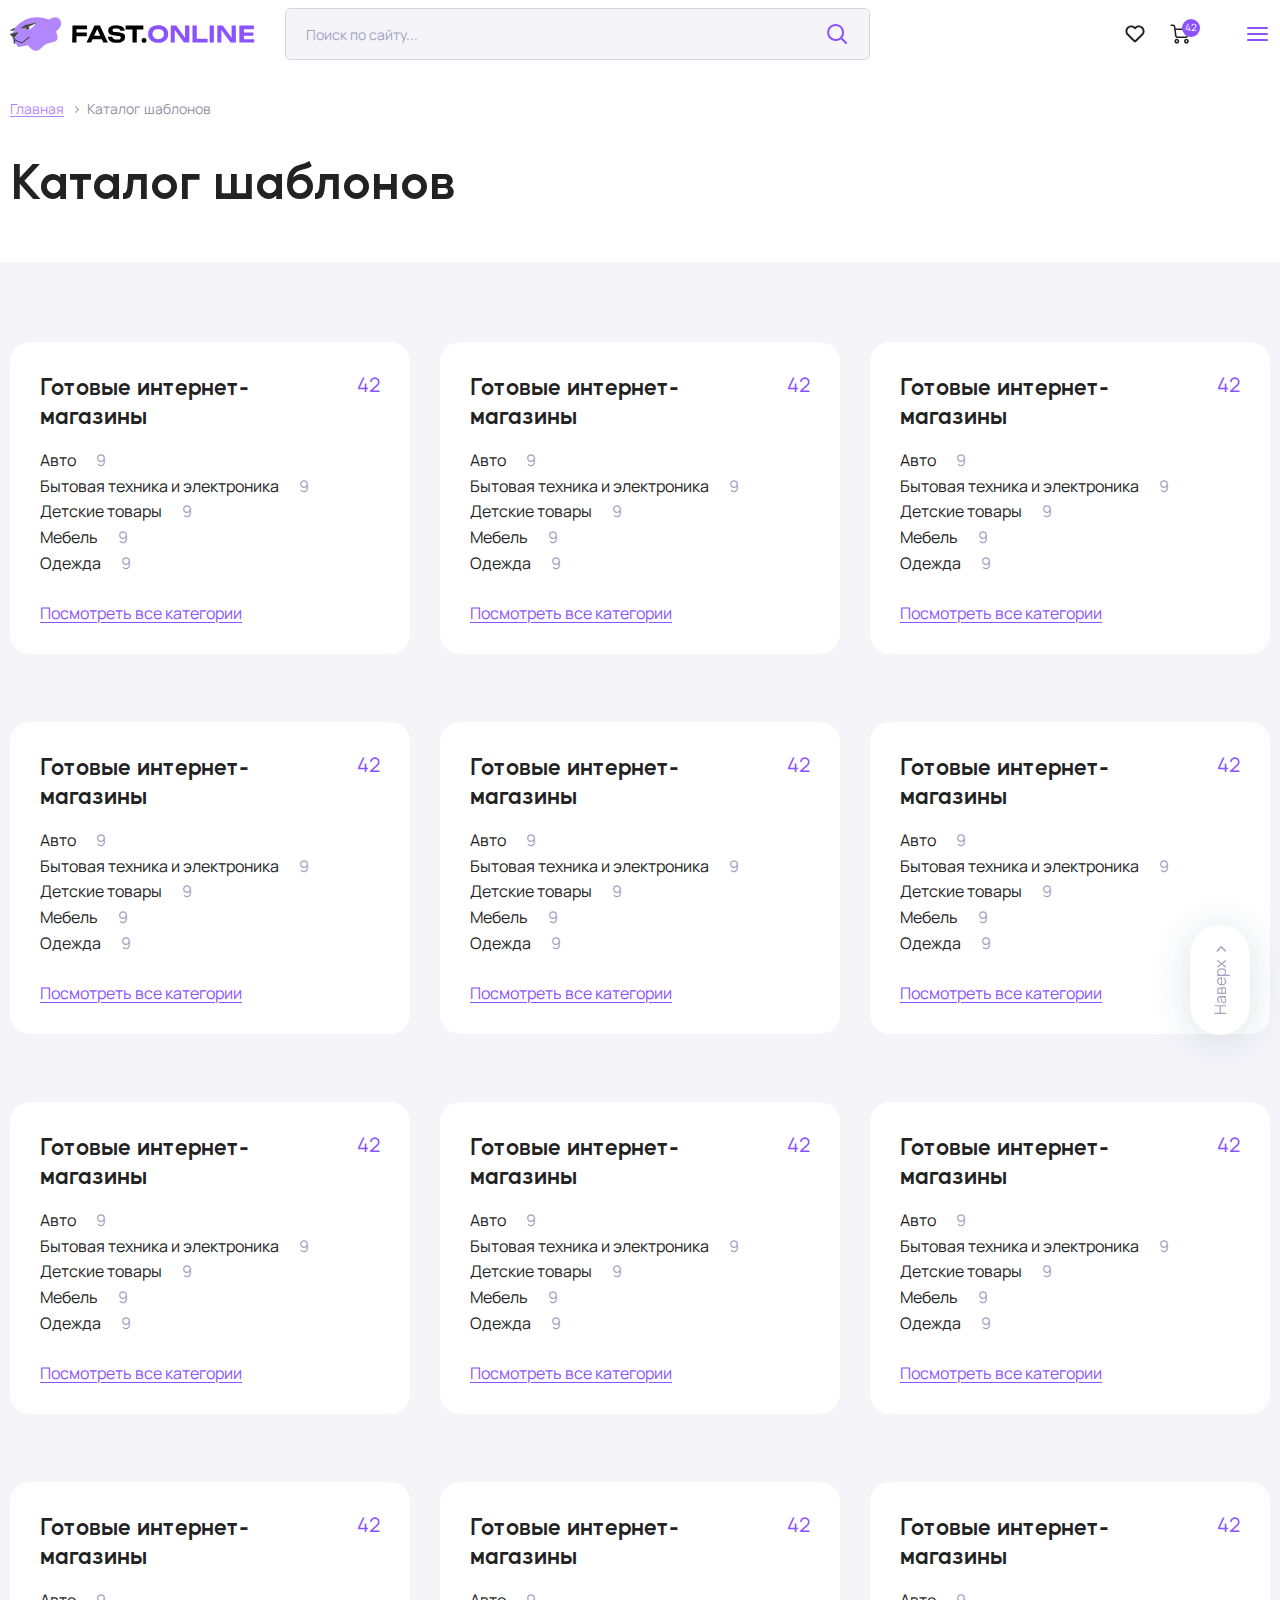
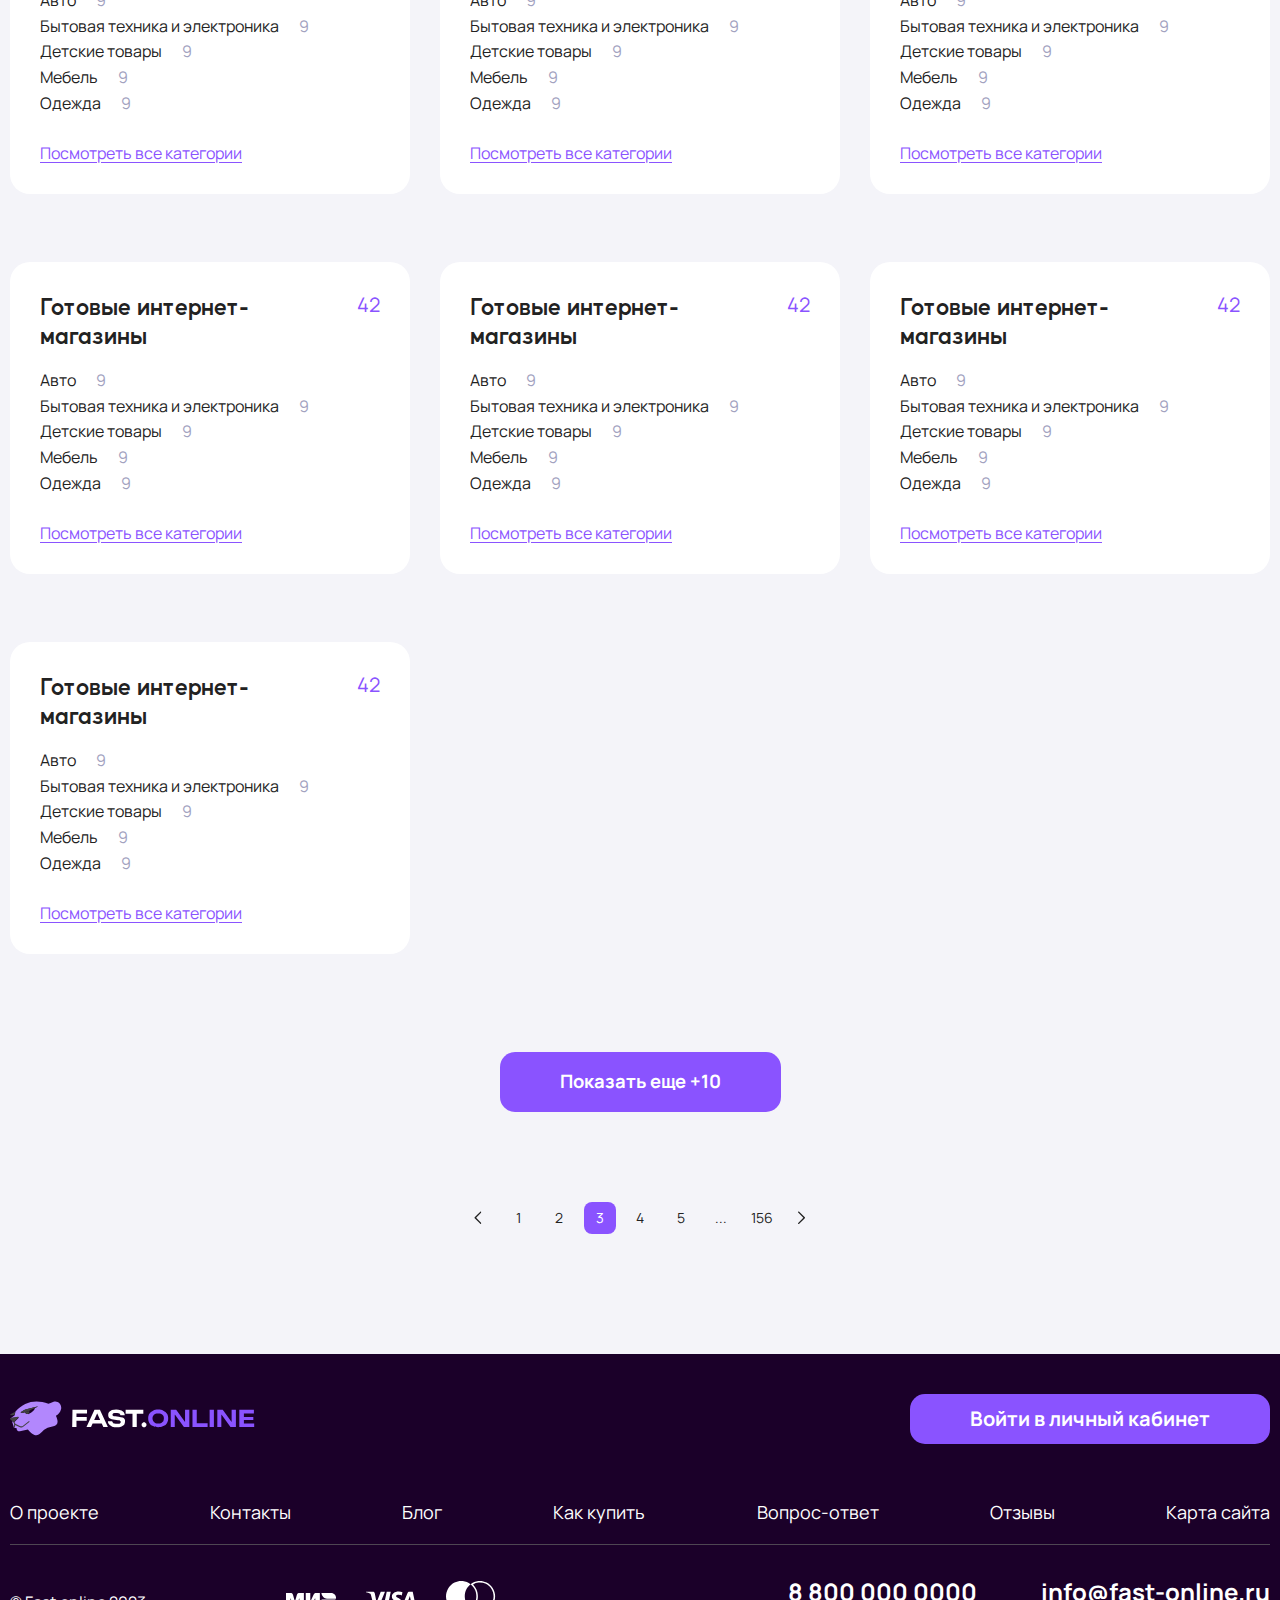
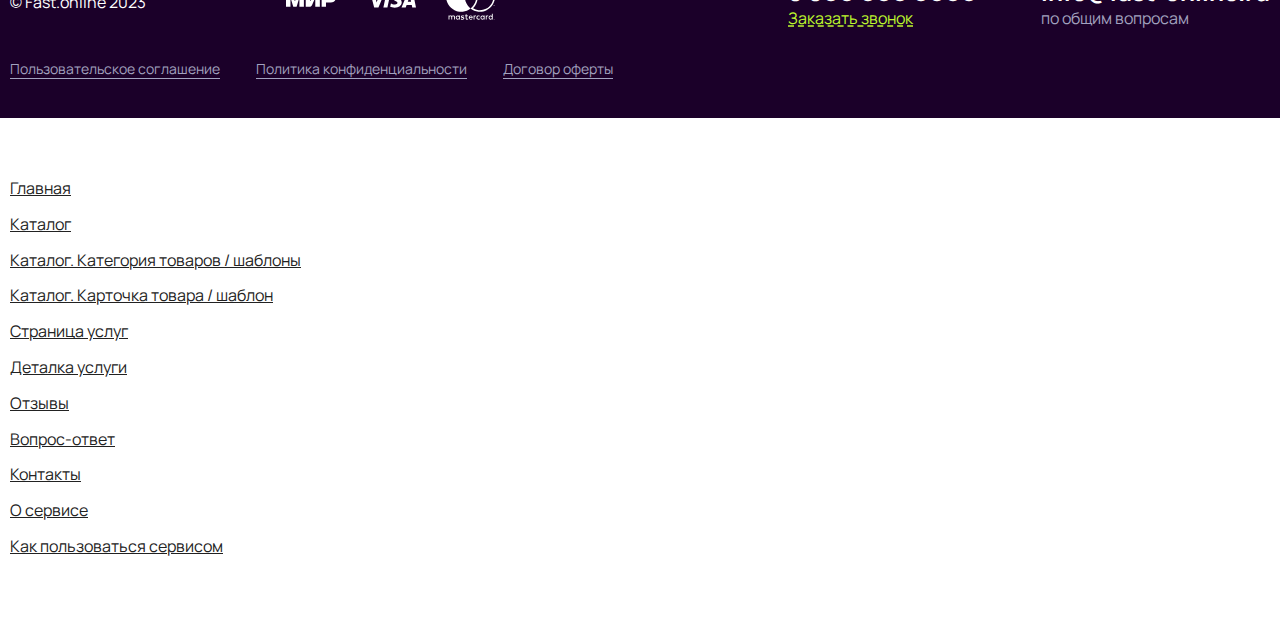
<file: site/fastonline_static-main/docs/catalog.html>
<!DOCTYPE html>
<html lang="ru">
<head>
  <!DOCTYPE html>
<meta charset="UTF-8">
<meta http-equiv="X-UA-Compatible" content="IE=edge">
<meta name="viewport" content="width=device-width, initial-scale=1.0">
<link rel="apple-touch-icon" sizes="180x180" href="./assets/favicon/apple-touch-icon.png">
<link rel="icon" type="image/png" sizes="32x32" href="./assets/favicon/favicon-32x32.png">
<link rel="icon" type="image/png" sizes="194x194" href="./assets/favicon/favicon-194x194.png">
<link rel="icon" type="image/png" sizes="192x192" href="./assets/favicon/android-chrome-192x192.png">
<link rel="icon" type="image/png" sizes="16x16" href="./assets/favicon/favicon-16x16.png">
<link rel="manifest" href="./assets/favicon/site.webmanifest">
<link rel="mask-icon" href="./assets/favicon/safari-pinned-tab.svg" color="#5bbad5">
<meta name="msapplication-TileColor" content="#ffffff">
<meta name="msapplication-TileImage" content="/mstile-144x144.png">
<meta name="theme-color" content="#ffffff">
  <title>Каталог</title>
<link href="./css/main.css" rel="stylesheet"></head>
<body class="body">
<div class="main-container">
  <header class="header">
  <div class="container">
    <div class="header__block header__top">
      <a class="logo header__logo" href="./">
        <img src="./assets/images/logo-fast-online.svg" alt="FASTonline">
      </a>
      <div class="search header__search mob-hidden">
        <form action="#">
          <label>
            <input type="search" placeholder="Поиск по сайту...">
          </label>
          <button class="search__button" type="submit">
            <svg class="search__button-icon">
              <use xlink:href="./assets/sprite.svg#icon-search"></use>
            </svg>
          </button>
        </form>
      </div>
      <div class="header__callback">
        <div class="header__callback-link">
          <a class="header__callback-text" href="tel:+78000000000">8 800 000 0000</a>
          <a class="header__callback-text-underline" data-fancybox href="#modalCallback">Заказать звонок</a>
        </div>
      </div>
      <div class="header__toolbar">
        <a class="header__toolbar-link" href="#">
          <svg class="header__toolbar-icon">
            <use xlink:href="./assets/sprite.svg#icon-fav"></use>
          </svg>
        </a>
        <div class="search header__search only-mobile">
          <form action="#">
            <label data-search-field-mobile>
              <input type="search" placeholder="Поиск по сайту...">
            </label>
            <button class="search__button" type="submit" tabindex="0" data-search-button-mobile>
              <svg class="search__button-icon">
                <use xlink:href="./assets/sprite.svg#icon-search"></use>
              </svg>
            </button>
          </form>
        </div>
        <a class="header__toolbar-link cart" href="#">
          <span class="cart__count">42</span>
          <svg class="header__toolbar-icon">
            <use xlink:href="./assets/sprite.svg#icon-cart"></use>
          </svg>
        </a>
      </div>
      <div class="header__account">
        <a class="button--light header__account-link" href="#">
          <span>Войти</span>
          <svg class="header__account-icon">
            <use xlink:href="./assets/sprite.svg#icon-enter"></use>
          </svg>
        </a>
      </div>
      <div class="header__menu-btn" data-toggle-menu>
        <span></span>
        <span></span>
        <span></span>
      </div>
    </div>
    <div class="header__block header__bottom menu-mobile" data-mobile-menu>
      <nav class="nav header__nav menu-mobile__nav">
        <ul class="nav__list menu-mobile__list">
          <li>
            <a class="nav__link nav__link--accent menu-mobile__link" href="#">
              <div class="nav__link-icon burger tab-hidden">
                <span></span>
                <span></span>
                <span></span>
              </div>
              <span>Каталог</span>
            </a>
            <svg class="menu-mobile__link-icon">
              <use xlink:href="./assets/sprite.svg#icon-arrow-extra-min"></use>
            </svg>
          </li>
          <li>
            <a class="nav__link menu-mobile__link" href="#">
              <span>Услуги</span>
            </a>
             <svg class="menu-mobile__link-icon">
              <use xlink:href="./assets/sprite.svg#icon-arrow-extra-min"></use>
            </svg>
          </li>
          <li>
            <a class="nav__link menu-mobile__link" href="#">
              <span>Новинки</span>
            </a>
             <svg class="menu-mobile__link-icon">
              <use xlink:href="./assets/sprite.svg#icon-arrow-extra-min"></use>
            </svg>
          </li>
          <li>
            <a class="nav__link menu-mobile__link" href="#">
              <span>Акции</span>
            </a>
             <svg class="menu-mobile__link-icon">
              <use xlink:href="./assets/sprite.svg#icon-arrow-extra-min"></use>
            </svg>
          </li>
          <li>
            <a class="nav__link menu-mobile__link" href="#">
              <span>Битрикс</span>
            </a>
             <svg class="menu-mobile__link-icon">
              <use xlink:href="./assets/sprite.svg#icon-arrow-extra-min"></use>
            </svg>
          </li>
          <li>
            <a class="nav__link menu-mobile__link" href="#">
              <span>Отзывы</span>
            </a>
             <svg class="menu-mobile__link-icon">
              <use xlink:href="./assets/sprite.svg#icon-arrow-extra-min"></use>
            </svg>
          </li>
          <li>
            <a class="nav__link menu-mobile__link" href="#">
              <span>Как купить</span>
            </a>
             <svg class="menu-mobile__link-icon">
              <use xlink:href="./assets/sprite.svg#icon-arrow-extra-min"></use>
            </svg>
          </li>
          <li>
            <a class="nav__link menu-mobile__link" href="#">
              <span>Портфолио</span>
            </a>
             <svg class="menu-mobile__link-icon">
              <use xlink:href="./assets/sprite.svg#icon-arrow-extra-min"></use>
            </svg>
          </li>
          <li>
            <a class="nav__link menu-mobile__link" href="#">
              <span>Вопрос-ответ</span>
            </a>
             <svg class="menu-mobile__link-icon">
              <use xlink:href="./assets/sprite.svg#icon-arrow-extra-min"></use>
            </svg>
          </li>
          <li>
            <a class="nav__link menu-mobile__link" href="#">
              <span>О проекте</span>
            </a>
             <svg class="menu-mobile__link-icon">
              <use xlink:href="./assets/sprite.svg#icon-arrow-extra-min"></use>
            </svg>
          </li>
          <li>
            <a class="nav__link menu-mobile__link" href="#">
              <span>Контакты</span>
            </a>
             <svg class="menu-mobile__link-icon">
              <use xlink:href="./assets/sprite.svg#icon-arrow-extra-min"></use>
            </svg>
          </li>
        </ul>
        <div class="menu-mobile__nav-bottom">
          <div class="header__account header__account--mobile">
            <a class="header__account-link" href="#">
              <span>Войти</span>
              <svg class="header__account-icon">
                <use xlink:href="./assets/sprite.svg#icon-enter"></use>
              </svg>
            </a>
          </div>
          <div class="header__callback header__callback--mobile">
            <div class="header__callback-link">
              <a class="header__callback-text" href="tel:+78000000000">8 800 000 0000</a>
              <a class="header__callback-text-underline" data-fancybox href="#modalCallback">Заказать звонок</a>
            </div>
          </div>
        </div>
      </nav>
    </div>
  </div>
</header>
  <main class="main">
    <section class="section mt-30 mb-30 mtm-15 mbm-20">
      <div class="container">
        <div class="breadcrumbs">
  <a class="breadcrumbs__link" href="./">Главная</a>
  <span class="breadcrumbs__curr-page">Каталог шаблонов</span>
</div>
      </div>
    </section>
    <section class="section">
      <div class="section__header mb-50 mbm-20">
        <div class="container">
          <h1 class="title">Каталог шаблонов</h1>
        </div>
      </div>
      <div class="section--color pt-80 pb-120">
        <div class="container">
          <div class="columns">
            <div class="columns__col--4 columns__col-tab--6 columns__col-mob--12">
              <div class="card card-cat">
                <div class="card-cat__inner" data-show-wrap>
                  <div class="card-cat__header">
                    <p class="card__text-bold">Готовые интернет-магазины</p>
                    <span class="card-cat__header-count">42</span>
                  </div>
                  <div class="card-cat__body" data-show-block>
                    <ul class="card-cat__list" data-show-block-ref-height>
                      <li>
                        <a class="card-cat__list-link" href="#">
                          <span>Авто</span>
                          <span class="card-cat__list-count">9</span>
                        </a>
                      </li>
                      <li>
                        <a class="card-cat__list-link" href="#">
                          <span>Бытовая техника и электроника</span>
                          <span class="card-cat__list-count">9</span>
                        </a>
                      </li>
                      <li>
                        <a class="card-cat__list-link" href="#">
                          <span>Детские товары</span>
                          <span class="card-cat__list-count">9</span>
                        </a>
                      </li>
                      <li>
                        <a class="card-cat__list-link" href="#">
                          <span>Мебель</span>
                          <span class="card-cat__list-count">9</span>
                        </a>
                      </li>
                      <li>
                        <a class="card-cat__list-link" href="#">
                          <span>Одежда</span>
                          <span class="card-cat__list-count">9</span>
                        </a>
                      </li>
                      <li>
                        <a class="card-cat__list-link" href="#">
                          <span>Авто</span>
                          <span class="card-cat__list-count">9</span>
                        </a>
                      </li>
                      <li>
                        <a class="card-cat__list-link" href="#">
                          <span>Бытовая техника и электроника</span>
                          <span class="card-cat__list-count">9</span>
                        </a>
                      </li>
                      <li>
                        <a class="card-cat__list-link" href="#">
                          <span>Детские товары</span>
                          <span class="card-cat__list-count">9</span>
                        </a>
                      </li>
                      <li>
                        <a class="card-cat__list-link" href="#">
                          <span>Мебель</span>
                          <span class="card-cat__list-count">9</span>
                        </a>
                      </li>
                      <li>
                        <a class="card-cat__list-link" href="#">
                          <span>Одежда</span>
                          <span class="card-cat__list-count">9</span>
                        </a>
                      </li>
                      <li>
                        <a class="card-cat__list-link" href="#">
                          <span>Авто</span>
                          <span class="card-cat__list-count">9</span>
                        </a>
                      </li>
                      <li>
                        <a class="card-cat__list-link" href="#">
                          <span>Бытовая техника и электроника</span>
                          <span class="card-cat__list-count">9</span>
                        </a>
                      </li>
                      <li>
                        <a class="card-cat__list-link" href="#">
                          <span>Детские товары</span>
                          <span class="card-cat__list-count">9</span>
                        </a>
                      </li>
                      <li>
                        <a class="card-cat__list-link" href="#">
                          <span>Мебель</span>
                          <span class="card-cat__list-count">9</span>
                        </a>
                      </li>
                      <li>
                        <a class="card-cat__list-link" href="#">
                          <span>Одежда</span>
                          <span class="card-cat__list-count">9</span>
                        </a>
                      </li>
                      <li>
                        <a class="card-cat__list-link" href="#">
                          <span>Авто</span>
                          <span class="card-cat__list-count">9</span>
                        </a>
                      </li>
                      <li>
                        <a class="card-cat__list-link" href="#">
                          <span>Бытовая техника и электроника</span>
                          <span class="card-cat__list-count">9</span>
                        </a>
                      </li>
                      <li>
                        <a class="card-cat__list-link" href="#">
                          <span>Детские товары</span>
                          <span class="card-cat__list-count">9</span>
                        </a>
                      </li>
                      <li>
                        <a class="card-cat__list-link" href="#">
                          <span>Мебель</span>
                          <span class="card-cat__list-count">9</span>
                        </a>
                      </li>
                      <li>
                        <a class="card-cat__list-link" href="#">
                          <span>Одежда</span>
                          <span class="card-cat__list-count">9</span>
                        </a>
                      </li>
                    </ul>
                  </div>
                  <button class="link link--underline mt-20" type="button" data-show-trigger="Посмотреть все категории">
                    Посмотреть все категории
                  </button>
                </div>
              </div>
            </div>
            <div class="columns__col--4 columns__col-tab--6 columns__col-mob--12">
              <div class="card card-cat">
                <div class="card-cat__inner" data-show-wrap>
                  <div class="card-cat__header">
                    <p class="card__text-bold">Готовые интернет-магазины</p>
                    <span class="card-cat__header-count">42</span>
                  </div>
                  <div class="card-cat__body" data-show-block>
                    <ul class="card-cat__list" data-show-block-ref-height>
                      <li>
                        <a class="card-cat__list-link" href="#">
                          <span>Авто</span>
                          <span class="card-cat__list-count">9</span>
                        </a>
                      </li>
                      <li>
                        <a class="card-cat__list-link" href="#">
                          <span>Бытовая техника и электроника</span>
                          <span class="card-cat__list-count">9</span>
                        </a>
                      </li>
                      <li>
                        <a class="card-cat__list-link" href="#">
                          <span>Детские товары</span>
                          <span class="card-cat__list-count">9</span>
                        </a>
                      </li>
                      <li>
                        <a class="card-cat__list-link" href="#">
                          <span>Мебель</span>
                          <span class="card-cat__list-count">9</span>
                        </a>
                      </li>
                      <li>
                        <a class="card-cat__list-link" href="#">
                          <span>Одежда</span>
                          <span class="card-cat__list-count">9</span>
                        </a>
                      </li>
                      <li>
                        <a class="card-cat__list-link" href="#">
                          <span>Авто</span>
                          <span class="card-cat__list-count">9</span>
                        </a>
                      </li>
                      <li>
                        <a class="card-cat__list-link" href="#">
                          <span>Бытовая техника и электроника</span>
                          <span class="card-cat__list-count">9</span>
                        </a>
                      </li>
                      <li>
                        <a class="card-cat__list-link" href="#">
                          <span>Детские товары</span>
                          <span class="card-cat__list-count">9</span>
                        </a>
                      </li>
                      <li>
                        <a class="card-cat__list-link" href="#">
                          <span>Мебель</span>
                          <span class="card-cat__list-count">9</span>
                        </a>
                      </li>
                      <li>
                        <a class="card-cat__list-link" href="#">
                          <span>Одежда</span>
                          <span class="card-cat__list-count">9</span>
                        </a>
                      </li>
                      <li>
                        <a class="card-cat__list-link" href="#">
                          <span>Авто</span>
                          <span class="card-cat__list-count">9</span>
                        </a>
                      </li>
                      <li>
                        <a class="card-cat__list-link" href="#">
                          <span>Бытовая техника и электроника</span>
                          <span class="card-cat__list-count">9</span>
                        </a>
                      </li>
                      <li>
                        <a class="card-cat__list-link" href="#">
                          <span>Детские товары</span>
                          <span class="card-cat__list-count">9</span>
                        </a>
                      </li>
                      <li>
                        <a class="card-cat__list-link" href="#">
                          <span>Мебель</span>
                          <span class="card-cat__list-count">9</span>
                        </a>
                      </li>
                      <li>
                        <a class="card-cat__list-link" href="#">
                          <span>Одежда</span>
                          <span class="card-cat__list-count">9</span>
                        </a>
                      </li>
                      <li>
                        <a class="card-cat__list-link" href="#">
                          <span>Авто</span>
                          <span class="card-cat__list-count">9</span>
                        </a>
                      </li>
                      <li>
                        <a class="card-cat__list-link" href="#">
                          <span>Бытовая техника и электроника</span>
                          <span class="card-cat__list-count">9</span>
                        </a>
                      </li>
                      <li>
                        <a class="card-cat__list-link" href="#">
                          <span>Детские товары</span>
                          <span class="card-cat__list-count">9</span>
                        </a>
                      </li>
                      <li>
                        <a class="card-cat__list-link" href="#">
                          <span>Мебель</span>
                          <span class="card-cat__list-count">9</span>
                        </a>
                      </li>
                      <li>
                        <a class="card-cat__list-link" href="#">
                          <span>Одежда</span>
                          <span class="card-cat__list-count">9</span>
                        </a>
                      </li>
                    </ul>
                  </div>
                  <button class="link link--underline mt-20" type="button" data-show-trigger="Посмотреть все категории">
                    Посмотреть все категории
                  </button>
                </div>
              </div>
            </div>
            <div class="columns__col--4 columns__col-tab--6 columns__col-mob--12">
              <div class="card card-cat">
                <div class="card-cat__inner" data-show-wrap>
                  <div class="card-cat__header">
                    <p class="card__text-bold">Готовые интернет-магазины</p>
                    <span class="card-cat__header-count">42</span>
                  </div>
                  <div class="card-cat__body" data-show-block>
                    <ul class="card-cat__list" data-show-block-ref-height>
                      <li>
                        <a class="card-cat__list-link" href="#">
                          <span>Авто</span>
                          <span class="card-cat__list-count">9</span>
                        </a>
                      </li>
                      <li>
                        <a class="card-cat__list-link" href="#">
                          <span>Бытовая техника и электроника</span>
                          <span class="card-cat__list-count">9</span>
                        </a>
                      </li>
                      <li>
                        <a class="card-cat__list-link" href="#">
                          <span>Детские товары</span>
                          <span class="card-cat__list-count">9</span>
                        </a>
                      </li>
                      <li>
                        <a class="card-cat__list-link" href="#">
                          <span>Мебель</span>
                          <span class="card-cat__list-count">9</span>
                        </a>
                      </li>
                      <li>
                        <a class="card-cat__list-link" href="#">
                          <span>Одежда</span>
                          <span class="card-cat__list-count">9</span>
                        </a>
                      </li>
                      <li>
                        <a class="card-cat__list-link" href="#">
                          <span>Авто</span>
                          <span class="card-cat__list-count">9</span>
                        </a>
                      </li>
                      <li>
                        <a class="card-cat__list-link" href="#">
                          <span>Бытовая техника и электроника</span>
                          <span class="card-cat__list-count">9</span>
                        </a>
                      </li>
                      <li>
                        <a class="card-cat__list-link" href="#">
                          <span>Детские товары</span>
                          <span class="card-cat__list-count">9</span>
                        </a>
                      </li>
                      <li>
                        <a class="card-cat__list-link" href="#">
                          <span>Мебель</span>
                          <span class="card-cat__list-count">9</span>
                        </a>
                      </li>
                      <li>
                        <a class="card-cat__list-link" href="#">
                          <span>Одежда</span>
                          <span class="card-cat__list-count">9</span>
                        </a>
                      </li>
                      <li>
                        <a class="card-cat__list-link" href="#">
                          <span>Авто</span>
                          <span class="card-cat__list-count">9</span>
                        </a>
                      </li>
                      <li>
                        <a class="card-cat__list-link" href="#">
                          <span>Бытовая техника и электроника</span>
                          <span class="card-cat__list-count">9</span>
                        </a>
                      </li>
                      <li>
                        <a class="card-cat__list-link" href="#">
                          <span>Детские товары</span>
                          <span class="card-cat__list-count">9</span>
                        </a>
                      </li>
                      <li>
                        <a class="card-cat__list-link" href="#">
                          <span>Мебель</span>
                          <span class="card-cat__list-count">9</span>
                        </a>
                      </li>
                      <li>
                        <a class="card-cat__list-link" href="#">
                          <span>Одежда</span>
                          <span class="card-cat__list-count">9</span>
                        </a>
                      </li>
                      <li>
                        <a class="card-cat__list-link" href="#">
                          <span>Авто</span>
                          <span class="card-cat__list-count">9</span>
                        </a>
                      </li>
                      <li>
                        <a class="card-cat__list-link" href="#">
                          <span>Бытовая техника и электроника</span>
                          <span class="card-cat__list-count">9</span>
                        </a>
                      </li>
                      <li>
                        <a class="card-cat__list-link" href="#">
                          <span>Детские товары</span>
                          <span class="card-cat__list-count">9</span>
                        </a>
                      </li>
                      <li>
                        <a class="card-cat__list-link" href="#">
                          <span>Мебель</span>
                          <span class="card-cat__list-count">9</span>
                        </a>
                      </li>
                      <li>
                        <a class="card-cat__list-link" href="#">
                          <span>Одежда</span>
                          <span class="card-cat__list-count">9</span>
                        </a>
                      </li>
                    </ul>
                  </div>
                  <button class="link link--underline mt-20" type="button" data-show-trigger="Посмотреть все категории">
                    Посмотреть все категории
                  </button>
                </div>
              </div>
            </div>
            <div class="columns__col--4 columns__col-tab--6 columns__col-mob--12">
              <div class="card card-cat">
                <div class="card-cat__inner" data-show-wrap>
                  <div class="card-cat__header">
                    <p class="card__text-bold">Готовые интернет-магазины</p>
                    <span class="card-cat__header-count">42</span>
                  </div>
                  <div class="card-cat__body" data-show-block>
                    <ul class="card-cat__list" data-show-block-ref-height>
                      <li>
                        <a class="card-cat__list-link" href="#">
                          <span>Авто</span>
                          <span class="card-cat__list-count">9</span>
                        </a>
                      </li>
                      <li>
                        <a class="card-cat__list-link" href="#">
                          <span>Бытовая техника и электроника</span>
                          <span class="card-cat__list-count">9</span>
                        </a>
                      </li>
                      <li>
                        <a class="card-cat__list-link" href="#">
                          <span>Детские товары</span>
                          <span class="card-cat__list-count">9</span>
                        </a>
                      </li>
                      <li>
                        <a class="card-cat__list-link" href="#">
                          <span>Мебель</span>
                          <span class="card-cat__list-count">9</span>
                        </a>
                      </li>
                      <li>
                        <a class="card-cat__list-link" href="#">
                          <span>Одежда</span>
                          <span class="card-cat__list-count">9</span>
                        </a>
                      </li>
                      <li>
                        <a class="card-cat__list-link" href="#">
                          <span>Авто</span>
                          <span class="card-cat__list-count">9</span>
                        </a>
                      </li>
                      <li>
                        <a class="card-cat__list-link" href="#">
                          <span>Бытовая техника и электроника</span>
                          <span class="card-cat__list-count">9</span>
                        </a>
                      </li>
                      <li>
                        <a class="card-cat__list-link" href="#">
                          <span>Детские товары</span>
                          <span class="card-cat__list-count">9</span>
                        </a>
                      </li>
                      <li>
                        <a class="card-cat__list-link" href="#">
                          <span>Мебель</span>
                          <span class="card-cat__list-count">9</span>
                        </a>
                      </li>
                      <li>
                        <a class="card-cat__list-link" href="#">
                          <span>Одежда</span>
                          <span class="card-cat__list-count">9</span>
                        </a>
                      </li>
                      <li>
                        <a class="card-cat__list-link" href="#">
                          <span>Авто</span>
                          <span class="card-cat__list-count">9</span>
                        </a>
                      </li>
                      <li>
                        <a class="card-cat__list-link" href="#">
                          <span>Бытовая техника и электроника</span>
                          <span class="card-cat__list-count">9</span>
                        </a>
                      </li>
                      <li>
                        <a class="card-cat__list-link" href="#">
                          <span>Детские товары</span>
                          <span class="card-cat__list-count">9</span>
                        </a>
                      </li>
                      <li>
                        <a class="card-cat__list-link" href="#">
                          <span>Мебель</span>
                          <span class="card-cat__list-count">9</span>
                        </a>
                      </li>
                      <li>
                        <a class="card-cat__list-link" href="#">
                          <span>Одежда</span>
                          <span class="card-cat__list-count">9</span>
                        </a>
                      </li>
                      <li>
                        <a class="card-cat__list-link" href="#">
                          <span>Авто</span>
                          <span class="card-cat__list-count">9</span>
                        </a>
                      </li>
                      <li>
                        <a class="card-cat__list-link" href="#">
                          <span>Бытовая техника и электроника</span>
                          <span class="card-cat__list-count">9</span>
                        </a>
                      </li>
                      <li>
                        <a class="card-cat__list-link" href="#">
                          <span>Детские товары</span>
                          <span class="card-cat__list-count">9</span>
                        </a>
                      </li>
                      <li>
                        <a class="card-cat__list-link" href="#">
                          <span>Мебель</span>
                          <span class="card-cat__list-count">9</span>
                        </a>
                      </li>
                      <li>
                        <a class="card-cat__list-link" href="#">
                          <span>Одежда</span>
                          <span class="card-cat__list-count">9</span>
                        </a>
                      </li>
                    </ul>
                  </div>
                  <button class="link link--underline mt-20" type="button" data-show-trigger="Посмотреть все категории">
                    Посмотреть все категории
                  </button>
                </div>
              </div>
            </div>
            <div class="columns__col--4 columns__col-tab--6 columns__col-mob--12">
              <div class="card card-cat">
                <div class="card-cat__inner" data-show-wrap>
                  <div class="card-cat__header">
                    <p class="card__text-bold">Готовые интернет-магазины</p>
                    <span class="card-cat__header-count">42</span>
                  </div>
                  <div class="card-cat__body" data-show-block>
                    <ul class="card-cat__list" data-show-block-ref-height>
                      <li>
                        <a class="card-cat__list-link" href="#">
                          <span>Авто</span>
                          <span class="card-cat__list-count">9</span>
                        </a>
                      </li>
                      <li>
                        <a class="card-cat__list-link" href="#">
                          <span>Бытовая техника и электроника</span>
                          <span class="card-cat__list-count">9</span>
                        </a>
                      </li>
                      <li>
                        <a class="card-cat__list-link" href="#">
                          <span>Детские товары</span>
                          <span class="card-cat__list-count">9</span>
                        </a>
                      </li>
                      <li>
                        <a class="card-cat__list-link" href="#">
                          <span>Мебель</span>
                          <span class="card-cat__list-count">9</span>
                        </a>
                      </li>
                      <li>
                        <a class="card-cat__list-link" href="#">
                          <span>Одежда</span>
                          <span class="card-cat__list-count">9</span>
                        </a>
                      </li>
                      <li>
                        <a class="card-cat__list-link" href="#">
                          <span>Авто</span>
                          <span class="card-cat__list-count">9</span>
                        </a>
                      </li>
                      <li>
                        <a class="card-cat__list-link" href="#">
                          <span>Бытовая техника и электроника</span>
                          <span class="card-cat__list-count">9</span>
                        </a>
                      </li>
                      <li>
                        <a class="card-cat__list-link" href="#">
                          <span>Детские товары</span>
                          <span class="card-cat__list-count">9</span>
                        </a>
                      </li>
                      <li>
                        <a class="card-cat__list-link" href="#">
                          <span>Мебель</span>
                          <span class="card-cat__list-count">9</span>
                        </a>
                      </li>
                      <li>
                        <a class="card-cat__list-link" href="#">
                          <span>Одежда</span>
                          <span class="card-cat__list-count">9</span>
                        </a>
                      </li>
                      <li>
                        <a class="card-cat__list-link" href="#">
                          <span>Авто</span>
                          <span class="card-cat__list-count">9</span>
                        </a>
                      </li>
                      <li>
                        <a class="card-cat__list-link" href="#">
                          <span>Бытовая техника и электроника</span>
                          <span class="card-cat__list-count">9</span>
                        </a>
                      </li>
                      <li>
                        <a class="card-cat__list-link" href="#">
                          <span>Детские товары</span>
                          <span class="card-cat__list-count">9</span>
                        </a>
                      </li>
                      <li>
                        <a class="card-cat__list-link" href="#">
                          <span>Мебель</span>
                          <span class="card-cat__list-count">9</span>
                        </a>
                      </li>
                      <li>
                        <a class="card-cat__list-link" href="#">
                          <span>Одежда</span>
                          <span class="card-cat__list-count">9</span>
                        </a>
                      </li>
                      <li>
                        <a class="card-cat__list-link" href="#">
                          <span>Авто</span>
                          <span class="card-cat__list-count">9</span>
                        </a>
                      </li>
                      <li>
                        <a class="card-cat__list-link" href="#">
                          <span>Бытовая техника и электроника</span>
                          <span class="card-cat__list-count">9</span>
                        </a>
                      </li>
                      <li>
                        <a class="card-cat__list-link" href="#">
                          <span>Детские товары</span>
                          <span class="card-cat__list-count">9</span>
                        </a>
                      </li>
                      <li>
                        <a class="card-cat__list-link" href="#">
                          <span>Мебель</span>
                          <span class="card-cat__list-count">9</span>
                        </a>
                      </li>
                      <li>
                        <a class="card-cat__list-link" href="#">
                          <span>Одежда</span>
                          <span class="card-cat__list-count">9</span>
                        </a>
                      </li>
                    </ul>
                  </div>
                  <button class="link link--underline mt-20" type="button" data-show-trigger="Посмотреть все категории">
                    Посмотреть все категории
                  </button>
                </div>
              </div>
            </div>
            <div class="columns__col--4 columns__col-tab--6 columns__col-mob--12">
              <div class="card card-cat">
                <div class="card-cat__inner" data-show-wrap>
                  <div class="card-cat__header">
                    <p class="card__text-bold">Готовые интернет-магазины</p>
                    <span class="card-cat__header-count">42</span>
                  </div>
                  <div class="card-cat__body" data-show-block>
                    <ul class="card-cat__list" data-show-block-ref-height>
                      <li>
                        <a class="card-cat__list-link" href="#">
                          <span>Авто</span>
                          <span class="card-cat__list-count">9</span>
                        </a>
                      </li>
                      <li>
                        <a class="card-cat__list-link" href="#">
                          <span>Бытовая техника и электроника</span>
                          <span class="card-cat__list-count">9</span>
                        </a>
                      </li>
                      <li>
                        <a class="card-cat__list-link" href="#">
                          <span>Детские товары</span>
                          <span class="card-cat__list-count">9</span>
                        </a>
                      </li>
                      <li>
                        <a class="card-cat__list-link" href="#">
                          <span>Мебель</span>
                          <span class="card-cat__list-count">9</span>
                        </a>
                      </li>
                      <li>
                        <a class="card-cat__list-link" href="#">
                          <span>Одежда</span>
                          <span class="card-cat__list-count">9</span>
                        </a>
                      </li>
                      <li>
                        <a class="card-cat__list-link" href="#">
                          <span>Авто</span>
                          <span class="card-cat__list-count">9</span>
                        </a>
                      </li>
                      <li>
                        <a class="card-cat__list-link" href="#">
                          <span>Бытовая техника и электроника</span>
                          <span class="card-cat__list-count">9</span>
                        </a>
                      </li>
                      <li>
                        <a class="card-cat__list-link" href="#">
                          <span>Детские товары</span>
                          <span class="card-cat__list-count">9</span>
                        </a>
                      </li>
                      <li>
                        <a class="card-cat__list-link" href="#">
                          <span>Мебель</span>
                          <span class="card-cat__list-count">9</span>
                        </a>
                      </li>
                      <li>
                        <a class="card-cat__list-link" href="#">
                          <span>Одежда</span>
                          <span class="card-cat__list-count">9</span>
                        </a>
                      </li>
                      <li>
                        <a class="card-cat__list-link" href="#">
                          <span>Авто</span>
                          <span class="card-cat__list-count">9</span>
                        </a>
                      </li>
                      <li>
                        <a class="card-cat__list-link" href="#">
                          <span>Бытовая техника и электроника</span>
                          <span class="card-cat__list-count">9</span>
                        </a>
                      </li>
                      <li>
                        <a class="card-cat__list-link" href="#">
                          <span>Детские товары</span>
                          <span class="card-cat__list-count">9</span>
                        </a>
                      </li>
                      <li>
                        <a class="card-cat__list-link" href="#">
                          <span>Мебель</span>
                          <span class="card-cat__list-count">9</span>
                        </a>
                      </li>
                      <li>
                        <a class="card-cat__list-link" href="#">
                          <span>Одежда</span>
                          <span class="card-cat__list-count">9</span>
                        </a>
                      </li>
                      <li>
                        <a class="card-cat__list-link" href="#">
                          <span>Авто</span>
                          <span class="card-cat__list-count">9</span>
                        </a>
                      </li>
                      <li>
                        <a class="card-cat__list-link" href="#">
                          <span>Бытовая техника и электроника</span>
                          <span class="card-cat__list-count">9</span>
                        </a>
                      </li>
                      <li>
                        <a class="card-cat__list-link" href="#">
                          <span>Детские товары</span>
                          <span class="card-cat__list-count">9</span>
                        </a>
                      </li>
                      <li>
                        <a class="card-cat__list-link" href="#">
                          <span>Мебель</span>
                          <span class="card-cat__list-count">9</span>
                        </a>
                      </li>
                      <li>
                        <a class="card-cat__list-link" href="#">
                          <span>Одежда</span>
                          <span class="card-cat__list-count">9</span>
                        </a>
                      </li>
                    </ul>
                  </div>
                  <button class="link link--underline mt-20" type="button" data-show-trigger="Посмотреть все категории">
                    Посмотреть все категории
                  </button>
                </div>
              </div>
            </div>
            <div class="columns__col--4 columns__col-tab--6 columns__col-mob--12">
              <div class="card card-cat">
                <div class="card-cat__inner" data-show-wrap>
                  <div class="card-cat__header">
                    <p class="card__text-bold">Готовые интернет-магазины</p>
                    <span class="card-cat__header-count">42</span>
                  </div>
                  <div class="card-cat__body" data-show-block>
                    <ul class="card-cat__list" data-show-block-ref-height>
                      <li>
                        <a class="card-cat__list-link" href="#">
                          <span>Авто</span>
                          <span class="card-cat__list-count">9</span>
                        </a>
                      </li>
                      <li>
                        <a class="card-cat__list-link" href="#">
                          <span>Бытовая техника и электроника</span>
                          <span class="card-cat__list-count">9</span>
                        </a>
                      </li>
                      <li>
                        <a class="card-cat__list-link" href="#">
                          <span>Детские товары</span>
                          <span class="card-cat__list-count">9</span>
                        </a>
                      </li>
                      <li>
                        <a class="card-cat__list-link" href="#">
                          <span>Мебель</span>
                          <span class="card-cat__list-count">9</span>
                        </a>
                      </li>
                      <li>
                        <a class="card-cat__list-link" href="#">
                          <span>Одежда</span>
                          <span class="card-cat__list-count">9</span>
                        </a>
                      </li>
                      <li>
                        <a class="card-cat__list-link" href="#">
                          <span>Авто</span>
                          <span class="card-cat__list-count">9</span>
                        </a>
                      </li>
                      <li>
                        <a class="card-cat__list-link" href="#">
                          <span>Бытовая техника и электроника</span>
                          <span class="card-cat__list-count">9</span>
                        </a>
                      </li>
                      <li>
                        <a class="card-cat__list-link" href="#">
                          <span>Детские товары</span>
                          <span class="card-cat__list-count">9</span>
                        </a>
                      </li>
                      <li>
                        <a class="card-cat__list-link" href="#">
                          <span>Мебель</span>
                          <span class="card-cat__list-count">9</span>
                        </a>
                      </li>
                      <li>
                        <a class="card-cat__list-link" href="#">
                          <span>Одежда</span>
                          <span class="card-cat__list-count">9</span>
                        </a>
                      </li>
                      <li>
                        <a class="card-cat__list-link" href="#">
                          <span>Авто</span>
                          <span class="card-cat__list-count">9</span>
                        </a>
                      </li>
                      <li>
                        <a class="card-cat__list-link" href="#">
                          <span>Бытовая техника и электроника</span>
                          <span class="card-cat__list-count">9</span>
                        </a>
                      </li>
                      <li>
                        <a class="card-cat__list-link" href="#">
                          <span>Детские товары</span>
                          <span class="card-cat__list-count">9</span>
                        </a>
                      </li>
                      <li>
                        <a class="card-cat__list-link" href="#">
                          <span>Мебель</span>
                          <span class="card-cat__list-count">9</span>
                        </a>
                      </li>
                      <li>
                        <a class="card-cat__list-link" href="#">
                          <span>Одежда</span>
                          <span class="card-cat__list-count">9</span>
                        </a>
                      </li>
                      <li>
                        <a class="card-cat__list-link" href="#">
                          <span>Авто</span>
                          <span class="card-cat__list-count">9</span>
                        </a>
                      </li>
                      <li>
                        <a class="card-cat__list-link" href="#">
                          <span>Бытовая техника и электроника</span>
                          <span class="card-cat__list-count">9</span>
                        </a>
                      </li>
                      <li>
                        <a class="card-cat__list-link" href="#">
                          <span>Детские товары</span>
                          <span class="card-cat__list-count">9</span>
                        </a>
                      </li>
                      <li>
                        <a class="card-cat__list-link" href="#">
                          <span>Мебель</span>
                          <span class="card-cat__list-count">9</span>
                        </a>
                      </li>
                      <li>
                        <a class="card-cat__list-link" href="#">
                          <span>Одежда</span>
                          <span class="card-cat__list-count">9</span>
                        </a>
                      </li>
                    </ul>
                  </div>
                  <button class="link link--underline mt-20" type="button" data-show-trigger="Посмотреть все категории">
                    Посмотреть все категории
                  </button>
                </div>
              </div>
            </div>
            <div class="columns__col--4 columns__col-tab--6 columns__col-mob--12">
              <div class="card card-cat">
                <div class="card-cat__inner" data-show-wrap>
                  <div class="card-cat__header">
                    <p class="card__text-bold">Готовые интернет-магазины</p>
                    <span class="card-cat__header-count">42</span>
                  </div>
                  <div class="card-cat__body" data-show-block>
                    <ul class="card-cat__list" data-show-block-ref-height>
                      <li>
                        <a class="card-cat__list-link" href="#">
                          <span>Авто</span>
                          <span class="card-cat__list-count">9</span>
                        </a>
                      </li>
                      <li>
                        <a class="card-cat__list-link" href="#">
                          <span>Бытовая техника и электроника</span>
                          <span class="card-cat__list-count">9</span>
                        </a>
                      </li>
                      <li>
                        <a class="card-cat__list-link" href="#">
                          <span>Детские товары</span>
                          <span class="card-cat__list-count">9</span>
                        </a>
                      </li>
                      <li>
                        <a class="card-cat__list-link" href="#">
                          <span>Мебель</span>
                          <span class="card-cat__list-count">9</span>
                        </a>
                      </li>
                      <li>
                        <a class="card-cat__list-link" href="#">
                          <span>Одежда</span>
                          <span class="card-cat__list-count">9</span>
                        </a>
                      </li>
                      <li>
                        <a class="card-cat__list-link" href="#">
                          <span>Авто</span>
                          <span class="card-cat__list-count">9</span>
                        </a>
                      </li>
                      <li>
                        <a class="card-cat__list-link" href="#">
                          <span>Бытовая техника и электроника</span>
                          <span class="card-cat__list-count">9</span>
                        </a>
                      </li>
                      <li>
                        <a class="card-cat__list-link" href="#">
                          <span>Детские товары</span>
                          <span class="card-cat__list-count">9</span>
                        </a>
                      </li>
                      <li>
                        <a class="card-cat__list-link" href="#">
                          <span>Мебель</span>
                          <span class="card-cat__list-count">9</span>
                        </a>
                      </li>
                      <li>
                        <a class="card-cat__list-link" href="#">
                          <span>Одежда</span>
                          <span class="card-cat__list-count">9</span>
                        </a>
                      </li>
                      <li>
                        <a class="card-cat__list-link" href="#">
                          <span>Авто</span>
                          <span class="card-cat__list-count">9</span>
                        </a>
                      </li>
                      <li>
                        <a class="card-cat__list-link" href="#">
                          <span>Бытовая техника и электроника</span>
                          <span class="card-cat__list-count">9</span>
                        </a>
                      </li>
                      <li>
                        <a class="card-cat__list-link" href="#">
                          <span>Детские товары</span>
                          <span class="card-cat__list-count">9</span>
                        </a>
                      </li>
                      <li>
                        <a class="card-cat__list-link" href="#">
                          <span>Мебель</span>
                          <span class="card-cat__list-count">9</span>
                        </a>
                      </li>
                      <li>
                        <a class="card-cat__list-link" href="#">
                          <span>Одежда</span>
                          <span class="card-cat__list-count">9</span>
                        </a>
                      </li>
                      <li>
                        <a class="card-cat__list-link" href="#">
                          <span>Авто</span>
                          <span class="card-cat__list-count">9</span>
                        </a>
                      </li>
                      <li>
                        <a class="card-cat__list-link" href="#">
                          <span>Бытовая техника и электроника</span>
                          <span class="card-cat__list-count">9</span>
                        </a>
                      </li>
                      <li>
                        <a class="card-cat__list-link" href="#">
                          <span>Детские товары</span>
                          <span class="card-cat__list-count">9</span>
                        </a>
                      </li>
                      <li>
                        <a class="card-cat__list-link" href="#">
                          <span>Мебель</span>
                          <span class="card-cat__list-count">9</span>
                        </a>
                      </li>
                      <li>
                        <a class="card-cat__list-link" href="#">
                          <span>Одежда</span>
                          <span class="card-cat__list-count">9</span>
                        </a>
                      </li>
                    </ul>
                  </div>
                  <button class="link link--underline mt-20" type="button" data-show-trigger="Посмотреть все категории">
                    Посмотреть все категории
                  </button>
                </div>
              </div>
            </div>
            <div class="columns__col--4 columns__col-tab--6 columns__col-mob--12">
              <div class="card card-cat">
                <div class="card-cat__inner" data-show-wrap>
                  <div class="card-cat__header">
                    <p class="card__text-bold">Готовые интернет-магазины</p>
                    <span class="card-cat__header-count">42</span>
                  </div>
                  <div class="card-cat__body" data-show-block>
                    <ul class="card-cat__list" data-show-block-ref-height>
                      <li>
                        <a class="card-cat__list-link" href="#">
                          <span>Авто</span>
                          <span class="card-cat__list-count">9</span>
                        </a>
                      </li>
                      <li>
                        <a class="card-cat__list-link" href="#">
                          <span>Бытовая техника и электроника</span>
                          <span class="card-cat__list-count">9</span>
                        </a>
                      </li>
                      <li>
                        <a class="card-cat__list-link" href="#">
                          <span>Детские товары</span>
                          <span class="card-cat__list-count">9</span>
                        </a>
                      </li>
                      <li>
                        <a class="card-cat__list-link" href="#">
                          <span>Мебель</span>
                          <span class="card-cat__list-count">9</span>
                        </a>
                      </li>
                      <li>
                        <a class="card-cat__list-link" href="#">
                          <span>Одежда</span>
                          <span class="card-cat__list-count">9</span>
                        </a>
                      </li>
                      <li>
                        <a class="card-cat__list-link" href="#">
                          <span>Авто</span>
                          <span class="card-cat__list-count">9</span>
                        </a>
                      </li>
                      <li>
                        <a class="card-cat__list-link" href="#">
                          <span>Бытовая техника и электроника</span>
                          <span class="card-cat__list-count">9</span>
                        </a>
                      </li>
                      <li>
                        <a class="card-cat__list-link" href="#">
                          <span>Детские товары</span>
                          <span class="card-cat__list-count">9</span>
                        </a>
                      </li>
                      <li>
                        <a class="card-cat__list-link" href="#">
                          <span>Мебель</span>
                          <span class="card-cat__list-count">9</span>
                        </a>
                      </li>
                      <li>
                        <a class="card-cat__list-link" href="#">
                          <span>Одежда</span>
                          <span class="card-cat__list-count">9</span>
                        </a>
                      </li>
                      <li>
                        <a class="card-cat__list-link" href="#">
                          <span>Авто</span>
                          <span class="card-cat__list-count">9</span>
                        </a>
                      </li>
                      <li>
                        <a class="card-cat__list-link" href="#">
                          <span>Бытовая техника и электроника</span>
                          <span class="card-cat__list-count">9</span>
                        </a>
                      </li>
                      <li>
                        <a class="card-cat__list-link" href="#">
                          <span>Детские товары</span>
                          <span class="card-cat__list-count">9</span>
                        </a>
                      </li>
                      <li>
                        <a class="card-cat__list-link" href="#">
                          <span>Мебель</span>
                          <span class="card-cat__list-count">9</span>
                        </a>
                      </li>
                      <li>
                        <a class="card-cat__list-link" href="#">
                          <span>Одежда</span>
                          <span class="card-cat__list-count">9</span>
                        </a>
                      </li>
                      <li>
                        <a class="card-cat__list-link" href="#">
                          <span>Авто</span>
                          <span class="card-cat__list-count">9</span>
                        </a>
                      </li>
                      <li>
                        <a class="card-cat__list-link" href="#">
                          <span>Бытовая техника и электроника</span>
                          <span class="card-cat__list-count">9</span>
                        </a>
                      </li>
                      <li>
                        <a class="card-cat__list-link" href="#">
                          <span>Детские товары</span>
                          <span class="card-cat__list-count">9</span>
                        </a>
                      </li>
                      <li>
                        <a class="card-cat__list-link" href="#">
                          <span>Мебель</span>
                          <span class="card-cat__list-count">9</span>
                        </a>
                      </li>
                      <li>
                        <a class="card-cat__list-link" href="#">
                          <span>Одежда</span>
                          <span class="card-cat__list-count">9</span>
                        </a>
                      </li>
                    </ul>
                  </div>
                  <button class="link link--underline mt-20" type="button" data-show-trigger="Посмотреть все категории">
                    Посмотреть все категории
                  </button>
                </div>
              </div>
            </div>
            <div class="columns__col--4 columns__col-tab--6 columns__col-mob--12">
              <div class="card card-cat">
                <div class="card-cat__inner" data-show-wrap>
                  <div class="card-cat__header">
                    <p class="card__text-bold">Готовые интернет-магазины</p>
                    <span class="card-cat__header-count">42</span>
                  </div>
                  <div class="card-cat__body" data-show-block>
                    <ul class="card-cat__list" data-show-block-ref-height>
                      <li>
                        <a class="card-cat__list-link" href="#">
                          <span>Авто</span>
                          <span class="card-cat__list-count">9</span>
                        </a>
                      </li>
                      <li>
                        <a class="card-cat__list-link" href="#">
                          <span>Бытовая техника и электроника</span>
                          <span class="card-cat__list-count">9</span>
                        </a>
                      </li>
                      <li>
                        <a class="card-cat__list-link" href="#">
                          <span>Детские товары</span>
                          <span class="card-cat__list-count">9</span>
                        </a>
                      </li>
                      <li>
                        <a class="card-cat__list-link" href="#">
                          <span>Мебель</span>
                          <span class="card-cat__list-count">9</span>
                        </a>
                      </li>
                      <li>
                        <a class="card-cat__list-link" href="#">
                          <span>Одежда</span>
                          <span class="card-cat__list-count">9</span>
                        </a>
                      </li>
                      <li>
                        <a class="card-cat__list-link" href="#">
                          <span>Авто</span>
                          <span class="card-cat__list-count">9</span>
                        </a>
                      </li>
                      <li>
                        <a class="card-cat__list-link" href="#">
                          <span>Бытовая техника и электроника</span>
                          <span class="card-cat__list-count">9</span>
                        </a>
                      </li>
                      <li>
                        <a class="card-cat__list-link" href="#">
                          <span>Детские товары</span>
                          <span class="card-cat__list-count">9</span>
                        </a>
                      </li>
                      <li>
                        <a class="card-cat__list-link" href="#">
                          <span>Мебель</span>
                          <span class="card-cat__list-count">9</span>
                        </a>
                      </li>
                      <li>
                        <a class="card-cat__list-link" href="#">
                          <span>Одежда</span>
                          <span class="card-cat__list-count">9</span>
                        </a>
                      </li>
                      <li>
                        <a class="card-cat__list-link" href="#">
                          <span>Авто</span>
                          <span class="card-cat__list-count">9</span>
                        </a>
                      </li>
                      <li>
                        <a class="card-cat__list-link" href="#">
                          <span>Бытовая техника и электроника</span>
                          <span class="card-cat__list-count">9</span>
                        </a>
                      </li>
                      <li>
                        <a class="card-cat__list-link" href="#">
                          <span>Детские товары</span>
                          <span class="card-cat__list-count">9</span>
                        </a>
                      </li>
                      <li>
                        <a class="card-cat__list-link" href="#">
                          <span>Мебель</span>
                          <span class="card-cat__list-count">9</span>
                        </a>
                      </li>
                      <li>
                        <a class="card-cat__list-link" href="#">
                          <span>Одежда</span>
                          <span class="card-cat__list-count">9</span>
                        </a>
                      </li>
                      <li>
                        <a class="card-cat__list-link" href="#">
                          <span>Авто</span>
                          <span class="card-cat__list-count">9</span>
                        </a>
                      </li>
                      <li>
                        <a class="card-cat__list-link" href="#">
                          <span>Бытовая техника и электроника</span>
                          <span class="card-cat__list-count">9</span>
                        </a>
                      </li>
                      <li>
                        <a class="card-cat__list-link" href="#">
                          <span>Детские товары</span>
                          <span class="card-cat__list-count">9</span>
                        </a>
                      </li>
                      <li>
                        <a class="card-cat__list-link" href="#">
                          <span>Мебель</span>
                          <span class="card-cat__list-count">9</span>
                        </a>
                      </li>
                      <li>
                        <a class="card-cat__list-link" href="#">
                          <span>Одежда</span>
                          <span class="card-cat__list-count">9</span>
                        </a>
                      </li>
                    </ul>
                  </div>
                  <button class="link link--underline mt-20" type="button" data-show-trigger="Посмотреть все категории">
                    Посмотреть все категории
                  </button>
                </div>
              </div>
            </div>
            <div class="columns__col--4 columns__col-tab--6 columns__col-mob--12">
              <div class="card card-cat">
                <div class="card-cat__inner" data-show-wrap>
                  <div class="card-cat__header">
                    <p class="card__text-bold">Готовые интернет-магазины</p>
                    <span class="card-cat__header-count">42</span>
                  </div>
                  <div class="card-cat__body" data-show-block>
                    <ul class="card-cat__list" data-show-block-ref-height>
                      <li>
                        <a class="card-cat__list-link" href="#">
                          <span>Авто</span>
                          <span class="card-cat__list-count">9</span>
                        </a>
                      </li>
                      <li>
                        <a class="card-cat__list-link" href="#">
                          <span>Бытовая техника и электроника</span>
                          <span class="card-cat__list-count">9</span>
                        </a>
                      </li>
                      <li>
                        <a class="card-cat__list-link" href="#">
                          <span>Детские товары</span>
                          <span class="card-cat__list-count">9</span>
                        </a>
                      </li>
                      <li>
                        <a class="card-cat__list-link" href="#">
                          <span>Мебель</span>
                          <span class="card-cat__list-count">9</span>
                        </a>
                      </li>
                      <li>
                        <a class="card-cat__list-link" href="#">
                          <span>Одежда</span>
                          <span class="card-cat__list-count">9</span>
                        </a>
                      </li>
                      <li>
                        <a class="card-cat__list-link" href="#">
                          <span>Авто</span>
                          <span class="card-cat__list-count">9</span>
                        </a>
                      </li>
                      <li>
                        <a class="card-cat__list-link" href="#">
                          <span>Бытовая техника и электроника</span>
                          <span class="card-cat__list-count">9</span>
                        </a>
                      </li>
                      <li>
                        <a class="card-cat__list-link" href="#">
                          <span>Детские товары</span>
                          <span class="card-cat__list-count">9</span>
                        </a>
                      </li>
                      <li>
                        <a class="card-cat__list-link" href="#">
                          <span>Мебель</span>
                          <span class="card-cat__list-count">9</span>
                        </a>
                      </li>
                      <li>
                        <a class="card-cat__list-link" href="#">
                          <span>Одежда</span>
                          <span class="card-cat__list-count">9</span>
                        </a>
                      </li>
                      <li>
                        <a class="card-cat__list-link" href="#">
                          <span>Авто</span>
                          <span class="card-cat__list-count">9</span>
                        </a>
                      </li>
                      <li>
                        <a class="card-cat__list-link" href="#">
                          <span>Бытовая техника и электроника</span>
                          <span class="card-cat__list-count">9</span>
                        </a>
                      </li>
                      <li>
                        <a class="card-cat__list-link" href="#">
                          <span>Детские товары</span>
                          <span class="card-cat__list-count">9</span>
                        </a>
                      </li>
                      <li>
                        <a class="card-cat__list-link" href="#">
                          <span>Мебель</span>
                          <span class="card-cat__list-count">9</span>
                        </a>
                      </li>
                      <li>
                        <a class="card-cat__list-link" href="#">
                          <span>Одежда</span>
                          <span class="card-cat__list-count">9</span>
                        </a>
                      </li>
                      <li>
                        <a class="card-cat__list-link" href="#">
                          <span>Авто</span>
                          <span class="card-cat__list-count">9</span>
                        </a>
                      </li>
                      <li>
                        <a class="card-cat__list-link" href="#">
                          <span>Бытовая техника и электроника</span>
                          <span class="card-cat__list-count">9</span>
                        </a>
                      </li>
                      <li>
                        <a class="card-cat__list-link" href="#">
                          <span>Детские товары</span>
                          <span class="card-cat__list-count">9</span>
                        </a>
                      </li>
                      <li>
                        <a class="card-cat__list-link" href="#">
                          <span>Мебель</span>
                          <span class="card-cat__list-count">9</span>
                        </a>
                      </li>
                      <li>
                        <a class="card-cat__list-link" href="#">
                          <span>Одежда</span>
                          <span class="card-cat__list-count">9</span>
                        </a>
                      </li>
                    </ul>
                  </div>
                  <button class="link link--underline mt-20" type="button" data-show-trigger="Посмотреть все категории">
                    Посмотреть все категории
                  </button>
                </div>
              </div>
            </div>
            <div class="columns__col--4 columns__col-tab--6 columns__col-mob--12">
              <div class="card card-cat">
                <div class="card-cat__inner" data-show-wrap>
                  <div class="card-cat__header">
                    <p class="card__text-bold">Готовые интернет-магазины</p>
                    <span class="card-cat__header-count">42</span>
                  </div>
                  <div class="card-cat__body" data-show-block>
                    <ul class="card-cat__list" data-show-block-ref-height>
                      <li>
                        <a class="card-cat__list-link" href="#">
                          <span>Авто</span>
                          <span class="card-cat__list-count">9</span>
                        </a>
                      </li>
                      <li>
                        <a class="card-cat__list-link" href="#">
                          <span>Бытовая техника и электроника</span>
                          <span class="card-cat__list-count">9</span>
                        </a>
                      </li>
                      <li>
                        <a class="card-cat__list-link" href="#">
                          <span>Детские товары</span>
                          <span class="card-cat__list-count">9</span>
                        </a>
                      </li>
                      <li>
                        <a class="card-cat__list-link" href="#">
                          <span>Мебель</span>
                          <span class="card-cat__list-count">9</span>
                        </a>
                      </li>
                      <li>
                        <a class="card-cat__list-link" href="#">
                          <span>Одежда</span>
                          <span class="card-cat__list-count">9</span>
                        </a>
                      </li>
                      <li>
                        <a class="card-cat__list-link" href="#">
                          <span>Авто</span>
                          <span class="card-cat__list-count">9</span>
                        </a>
                      </li>
                      <li>
                        <a class="card-cat__list-link" href="#">
                          <span>Бытовая техника и электроника</span>
                          <span class="card-cat__list-count">9</span>
                        </a>
                      </li>
                      <li>
                        <a class="card-cat__list-link" href="#">
                          <span>Детские товары</span>
                          <span class="card-cat__list-count">9</span>
                        </a>
                      </li>
                      <li>
                        <a class="card-cat__list-link" href="#">
                          <span>Мебель</span>
                          <span class="card-cat__list-count">9</span>
                        </a>
                      </li>
                      <li>
                        <a class="card-cat__list-link" href="#">
                          <span>Одежда</span>
                          <span class="card-cat__list-count">9</span>
                        </a>
                      </li>
                      <li>
                        <a class="card-cat__list-link" href="#">
                          <span>Авто</span>
                          <span class="card-cat__list-count">9</span>
                        </a>
                      </li>
                      <li>
                        <a class="card-cat__list-link" href="#">
                          <span>Бытовая техника и электроника</span>
                          <span class="card-cat__list-count">9</span>
                        </a>
                      </li>
                      <li>
                        <a class="card-cat__list-link" href="#">
                          <span>Детские товары</span>
                          <span class="card-cat__list-count">9</span>
                        </a>
                      </li>
                      <li>
                        <a class="card-cat__list-link" href="#">
                          <span>Мебель</span>
                          <span class="card-cat__list-count">9</span>
                        </a>
                      </li>
                      <li>
                        <a class="card-cat__list-link" href="#">
                          <span>Одежда</span>
                          <span class="card-cat__list-count">9</span>
                        </a>
                      </li>
                      <li>
                        <a class="card-cat__list-link" href="#">
                          <span>Авто</span>
                          <span class="card-cat__list-count">9</span>
                        </a>
                      </li>
                      <li>
                        <a class="card-cat__list-link" href="#">
                          <span>Бытовая техника и электроника</span>
                          <span class="card-cat__list-count">9</span>
                        </a>
                      </li>
                      <li>
                        <a class="card-cat__list-link" href="#">
                          <span>Детские товары</span>
                          <span class="card-cat__list-count">9</span>
                        </a>
                      </li>
                      <li>
                        <a class="card-cat__list-link" href="#">
                          <span>Мебель</span>
                          <span class="card-cat__list-count">9</span>
                        </a>
                      </li>
                      <li>
                        <a class="card-cat__list-link" href="#">
                          <span>Одежда</span>
                          <span class="card-cat__list-count">9</span>
                        </a>
                      </li>
                    </ul>
                  </div>
                  <button class="link link--underline mt-20" type="button" data-show-trigger="Посмотреть все категории">
                    Посмотреть все категории
                  </button>
                </div>
              </div>
            </div>
            <div class="columns__col--4 columns__col-tab--6 columns__col-mob--12">
              <div class="card card-cat">
                <div class="card-cat__inner" data-show-wrap>
                  <div class="card-cat__header">
                    <p class="card__text-bold">Готовые интернет-магазины</p>
                    <span class="card-cat__header-count">42</span>
                  </div>
                  <div class="card-cat__body" data-show-block>
                    <ul class="card-cat__list" data-show-block-ref-height>
                      <li>
                        <a class="card-cat__list-link" href="#">
                          <span>Авто</span>
                          <span class="card-cat__list-count">9</span>
                        </a>
                      </li>
                      <li>
                        <a class="card-cat__list-link" href="#">
                          <span>Бытовая техника и электроника</span>
                          <span class="card-cat__list-count">9</span>
                        </a>
                      </li>
                      <li>
                        <a class="card-cat__list-link" href="#">
                          <span>Детские товары</span>
                          <span class="card-cat__list-count">9</span>
                        </a>
                      </li>
                      <li>
                        <a class="card-cat__list-link" href="#">
                          <span>Мебель</span>
                          <span class="card-cat__list-count">9</span>
                        </a>
                      </li>
                      <li>
                        <a class="card-cat__list-link" href="#">
                          <span>Одежда</span>
                          <span class="card-cat__list-count">9</span>
                        </a>
                      </li>
                      <li>
                        <a class="card-cat__list-link" href="#">
                          <span>Авто</span>
                          <span class="card-cat__list-count">9</span>
                        </a>
                      </li>
                      <li>
                        <a class="card-cat__list-link" href="#">
                          <span>Бытовая техника и электроника</span>
                          <span class="card-cat__list-count">9</span>
                        </a>
                      </li>
                      <li>
                        <a class="card-cat__list-link" href="#">
                          <span>Детские товары</span>
                          <span class="card-cat__list-count">9</span>
                        </a>
                      </li>
                      <li>
                        <a class="card-cat__list-link" href="#">
                          <span>Мебель</span>
                          <span class="card-cat__list-count">9</span>
                        </a>
                      </li>
                      <li>
                        <a class="card-cat__list-link" href="#">
                          <span>Одежда</span>
                          <span class="card-cat__list-count">9</span>
                        </a>
                      </li>
                      <li>
                        <a class="card-cat__list-link" href="#">
                          <span>Авто</span>
                          <span class="card-cat__list-count">9</span>
                        </a>
                      </li>
                      <li>
                        <a class="card-cat__list-link" href="#">
                          <span>Бытовая техника и электроника</span>
                          <span class="card-cat__list-count">9</span>
                        </a>
                      </li>
                      <li>
                        <a class="card-cat__list-link" href="#">
                          <span>Детские товары</span>
                          <span class="card-cat__list-count">9</span>
                        </a>
                      </li>
                      <li>
                        <a class="card-cat__list-link" href="#">
                          <span>Мебель</span>
                          <span class="card-cat__list-count">9</span>
                        </a>
                      </li>
                      <li>
                        <a class="card-cat__list-link" href="#">
                          <span>Одежда</span>
                          <span class="card-cat__list-count">9</span>
                        </a>
                      </li>
                      <li>
                        <a class="card-cat__list-link" href="#">
                          <span>Авто</span>
                          <span class="card-cat__list-count">9</span>
                        </a>
                      </li>
                      <li>
                        <a class="card-cat__list-link" href="#">
                          <span>Бытовая техника и электроника</span>
                          <span class="card-cat__list-count">9</span>
                        </a>
                      </li>
                      <li>
                        <a class="card-cat__list-link" href="#">
                          <span>Детские товары</span>
                          <span class="card-cat__list-count">9</span>
                        </a>
                      </li>
                      <li>
                        <a class="card-cat__list-link" href="#">
                          <span>Мебель</span>
                          <span class="card-cat__list-count">9</span>
                        </a>
                      </li>
                      <li>
                        <a class="card-cat__list-link" href="#">
                          <span>Одежда</span>
                          <span class="card-cat__list-count">9</span>
                        </a>
                      </li>
                    </ul>
                  </div>
                  <button class="link link--underline mt-20" type="button" data-show-trigger="Посмотреть все категории">
                    Посмотреть все категории
                  </button>
                </div>
              </div>
            </div>
            <div class="columns__col--4 columns__col-tab--6 columns__col-mob--12">
              <div class="card card-cat">
                <div class="card-cat__inner" data-show-wrap>
                  <div class="card-cat__header">
                    <p class="card__text-bold">Готовые интернет-магазины</p>
                    <span class="card-cat__header-count">42</span>
                  </div>
                  <div class="card-cat__body" data-show-block>
                    <ul class="card-cat__list" data-show-block-ref-height>
                      <li>
                        <a class="card-cat__list-link" href="#">
                          <span>Авто</span>
                          <span class="card-cat__list-count">9</span>
                        </a>
                      </li>
                      <li>
                        <a class="card-cat__list-link" href="#">
                          <span>Бытовая техника и электроника</span>
                          <span class="card-cat__list-count">9</span>
                        </a>
                      </li>
                      <li>
                        <a class="card-cat__list-link" href="#">
                          <span>Детские товары</span>
                          <span class="card-cat__list-count">9</span>
                        </a>
                      </li>
                      <li>
                        <a class="card-cat__list-link" href="#">
                          <span>Мебель</span>
                          <span class="card-cat__list-count">9</span>
                        </a>
                      </li>
                      <li>
                        <a class="card-cat__list-link" href="#">
                          <span>Одежда</span>
                          <span class="card-cat__list-count">9</span>
                        </a>
                      </li>
                      <li>
                        <a class="card-cat__list-link" href="#">
                          <span>Авто</span>
                          <span class="card-cat__list-count">9</span>
                        </a>
                      </li>
                      <li>
                        <a class="card-cat__list-link" href="#">
                          <span>Бытовая техника и электроника</span>
                          <span class="card-cat__list-count">9</span>
                        </a>
                      </li>
                      <li>
                        <a class="card-cat__list-link" href="#">
                          <span>Детские товары</span>
                          <span class="card-cat__list-count">9</span>
                        </a>
                      </li>
                      <li>
                        <a class="card-cat__list-link" href="#">
                          <span>Мебель</span>
                          <span class="card-cat__list-count">9</span>
                        </a>
                      </li>
                      <li>
                        <a class="card-cat__list-link" href="#">
                          <span>Одежда</span>
                          <span class="card-cat__list-count">9</span>
                        </a>
                      </li>
                      <li>
                        <a class="card-cat__list-link" href="#">
                          <span>Авто</span>
                          <span class="card-cat__list-count">9</span>
                        </a>
                      </li>
                      <li>
                        <a class="card-cat__list-link" href="#">
                          <span>Бытовая техника и электроника</span>
                          <span class="card-cat__list-count">9</span>
                        </a>
                      </li>
                      <li>
                        <a class="card-cat__list-link" href="#">
                          <span>Детские товары</span>
                          <span class="card-cat__list-count">9</span>
                        </a>
                      </li>
                      <li>
                        <a class="card-cat__list-link" href="#">
                          <span>Мебель</span>
                          <span class="card-cat__list-count">9</span>
                        </a>
                      </li>
                      <li>
                        <a class="card-cat__list-link" href="#">
                          <span>Одежда</span>
                          <span class="card-cat__list-count">9</span>
                        </a>
                      </li>
                      <li>
                        <a class="card-cat__list-link" href="#">
                          <span>Авто</span>
                          <span class="card-cat__list-count">9</span>
                        </a>
                      </li>
                      <li>
                        <a class="card-cat__list-link" href="#">
                          <span>Бытовая техника и электроника</span>
                          <span class="card-cat__list-count">9</span>
                        </a>
                      </li>
                      <li>
                        <a class="card-cat__list-link" href="#">
                          <span>Детские товары</span>
                          <span class="card-cat__list-count">9</span>
                        </a>
                      </li>
                      <li>
                        <a class="card-cat__list-link" href="#">
                          <span>Мебель</span>
                          <span class="card-cat__list-count">9</span>
                        </a>
                      </li>
                      <li>
                        <a class="card-cat__list-link" href="#">
                          <span>Одежда</span>
                          <span class="card-cat__list-count">9</span>
                        </a>
                      </li>
                    </ul>
                  </div>
                  <button class="link link--underline mt-20" type="button" data-show-trigger="Посмотреть все категории">
                    Посмотреть все категории
                  </button>
                </div>
              </div>
            </div>
            <div class="columns__col--4 columns__col-tab--6 columns__col-mob--12">
              <div class="card card-cat">
                <div class="card-cat__inner" data-show-wrap>
                  <div class="card-cat__header">
                    <p class="card__text-bold">Готовые интернет-магазины</p>
                    <span class="card-cat__header-count">42</span>
                  </div>
                  <div class="card-cat__body" data-show-block>
                    <ul class="card-cat__list" data-show-block-ref-height>
                      <li>
                        <a class="card-cat__list-link" href="#">
                          <span>Авто</span>
                          <span class="card-cat__list-count">9</span>
                        </a>
                      </li>
                      <li>
                        <a class="card-cat__list-link" href="#">
                          <span>Бытовая техника и электроника</span>
                          <span class="card-cat__list-count">9</span>
                        </a>
                      </li>
                      <li>
                        <a class="card-cat__list-link" href="#">
                          <span>Детские товары</span>
                          <span class="card-cat__list-count">9</span>
                        </a>
                      </li>
                      <li>
                        <a class="card-cat__list-link" href="#">
                          <span>Мебель</span>
                          <span class="card-cat__list-count">9</span>
                        </a>
                      </li>
                      <li>
                        <a class="card-cat__list-link" href="#">
                          <span>Одежда</span>
                          <span class="card-cat__list-count">9</span>
                        </a>
                      </li>
                      <li>
                        <a class="card-cat__list-link" href="#">
                          <span>Авто</span>
                          <span class="card-cat__list-count">9</span>
                        </a>
                      </li>
                      <li>
                        <a class="card-cat__list-link" href="#">
                          <span>Бытовая техника и электроника</span>
                          <span class="card-cat__list-count">9</span>
                        </a>
                      </li>
                      <li>
                        <a class="card-cat__list-link" href="#">
                          <span>Детские товары</span>
                          <span class="card-cat__list-count">9</span>
                        </a>
                      </li>
                      <li>
                        <a class="card-cat__list-link" href="#">
                          <span>Мебель</span>
                          <span class="card-cat__list-count">9</span>
                        </a>
                      </li>
                      <li>
                        <a class="card-cat__list-link" href="#">
                          <span>Одежда</span>
                          <span class="card-cat__list-count">9</span>
                        </a>
                      </li>
                      <li>
                        <a class="card-cat__list-link" href="#">
                          <span>Авто</span>
                          <span class="card-cat__list-count">9</span>
                        </a>
                      </li>
                      <li>
                        <a class="card-cat__list-link" href="#">
                          <span>Бытовая техника и электроника</span>
                          <span class="card-cat__list-count">9</span>
                        </a>
                      </li>
                      <li>
                        <a class="card-cat__list-link" href="#">
                          <span>Детские товары</span>
                          <span class="card-cat__list-count">9</span>
                        </a>
                      </li>
                      <li>
                        <a class="card-cat__list-link" href="#">
                          <span>Мебель</span>
                          <span class="card-cat__list-count">9</span>
                        </a>
                      </li>
                      <li>
                        <a class="card-cat__list-link" href="#">
                          <span>Одежда</span>
                          <span class="card-cat__list-count">9</span>
                        </a>
                      </li>
                      <li>
                        <a class="card-cat__list-link" href="#">
                          <span>Авто</span>
                          <span class="card-cat__list-count">9</span>
                        </a>
                      </li>
                      <li>
                        <a class="card-cat__list-link" href="#">
                          <span>Бытовая техника и электроника</span>
                          <span class="card-cat__list-count">9</span>
                        </a>
                      </li>
                      <li>
                        <a class="card-cat__list-link" href="#">
                          <span>Детские товары</span>
                          <span class="card-cat__list-count">9</span>
                        </a>
                      </li>
                      <li>
                        <a class="card-cat__list-link" href="#">
                          <span>Мебель</span>
                          <span class="card-cat__list-count">9</span>
                        </a>
                      </li>
                      <li>
                        <a class="card-cat__list-link" href="#">
                          <span>Одежда</span>
                          <span class="card-cat__list-count">9</span>
                        </a>
                      </li>
                    </ul>
                  </div>
                  <button class="link link--underline mt-20" type="button" data-show-trigger="Посмотреть все категории">
                    Посмотреть все категории
                  </button>
                </div>
              </div>
            </div>
            <div class="columns__col--4 columns__col-tab--6 columns__col-mob--12">
              <div class="card card-cat">
                <div class="card-cat__inner" data-show-wrap>
                  <div class="card-cat__header">
                    <p class="card__text-bold">Готовые интернет-магазины</p>
                    <span class="card-cat__header-count">42</span>
                  </div>
                  <div class="card-cat__body" data-show-block>
                    <ul class="card-cat__list" data-show-block-ref-height>
                      <li>
                        <a class="card-cat__list-link" href="#">
                          <span>Авто</span>
                          <span class="card-cat__list-count">9</span>
                        </a>
                      </li>
                      <li>
                        <a class="card-cat__list-link" href="#">
                          <span>Бытовая техника и электроника</span>
                          <span class="card-cat__list-count">9</span>
                        </a>
                      </li>
                      <li>
                        <a class="card-cat__list-link" href="#">
                          <span>Детские товары</span>
                          <span class="card-cat__list-count">9</span>
                        </a>
                      </li>
                      <li>
                        <a class="card-cat__list-link" href="#">
                          <span>Мебель</span>
                          <span class="card-cat__list-count">9</span>
                        </a>
                      </li>
                      <li>
                        <a class="card-cat__list-link" href="#">
                          <span>Одежда</span>
                          <span class="card-cat__list-count">9</span>
                        </a>
                      </li>
                      <li>
                        <a class="card-cat__list-link" href="#">
                          <span>Авто</span>
                          <span class="card-cat__list-count">9</span>
                        </a>
                      </li>
                      <li>
                        <a class="card-cat__list-link" href="#">
                          <span>Бытовая техника и электроника</span>
                          <span class="card-cat__list-count">9</span>
                        </a>
                      </li>
                      <li>
                        <a class="card-cat__list-link" href="#">
                          <span>Детские товары</span>
                          <span class="card-cat__list-count">9</span>
                        </a>
                      </li>
                      <li>
                        <a class="card-cat__list-link" href="#">
                          <span>Мебель</span>
                          <span class="card-cat__list-count">9</span>
                        </a>
                      </li>
                      <li>
                        <a class="card-cat__list-link" href="#">
                          <span>Одежда</span>
                          <span class="card-cat__list-count">9</span>
                        </a>
                      </li>
                      <li>
                        <a class="card-cat__list-link" href="#">
                          <span>Авто</span>
                          <span class="card-cat__list-count">9</span>
                        </a>
                      </li>
                      <li>
                        <a class="card-cat__list-link" href="#">
                          <span>Бытовая техника и электроника</span>
                          <span class="card-cat__list-count">9</span>
                        </a>
                      </li>
                      <li>
                        <a class="card-cat__list-link" href="#">
                          <span>Детские товары</span>
                          <span class="card-cat__list-count">9</span>
                        </a>
                      </li>
                      <li>
                        <a class="card-cat__list-link" href="#">
                          <span>Мебель</span>
                          <span class="card-cat__list-count">9</span>
                        </a>
                      </li>
                      <li>
                        <a class="card-cat__list-link" href="#">
                          <span>Одежда</span>
                          <span class="card-cat__list-count">9</span>
                        </a>
                      </li>
                      <li>
                        <a class="card-cat__list-link" href="#">
                          <span>Авто</span>
                          <span class="card-cat__list-count">9</span>
                        </a>
                      </li>
                      <li>
                        <a class="card-cat__list-link" href="#">
                          <span>Бытовая техника и электроника</span>
                          <span class="card-cat__list-count">9</span>
                        </a>
                      </li>
                      <li>
                        <a class="card-cat__list-link" href="#">
                          <span>Детские товары</span>
                          <span class="card-cat__list-count">9</span>
                        </a>
                      </li>
                      <li>
                        <a class="card-cat__list-link" href="#">
                          <span>Мебель</span>
                          <span class="card-cat__list-count">9</span>
                        </a>
                      </li>
                      <li>
                        <a class="card-cat__list-link" href="#">
                          <span>Одежда</span>
                          <span class="card-cat__list-count">9</span>
                        </a>
                      </li>
                    </ul>
                  </div>
                  <button class="link link--underline mt-20" type="button" data-show-trigger="Посмотреть все категории">
                    Посмотреть все категории
                  </button>
                </div>
              </div>
            </div>

            <div class="columns__col--12 mt-30">
              <button class="button button--fill centered" type="button">Показать еще +10</button>
            </div>
            <div class="columns__col--12 mt-60 mob-hidden">
              <nav class="pagination centered">
  <a class="pagination__item pagination__btn pagination__btn-prev" href="#">
    <svg>
      <use xlink:href="./assets/sprite.svg#icon-pagination"></use>
    </svg>
  </a>
  <a class="pagination__item" href="#">1</a>
  <a class="pagination__item" href="#">2</a>
  <a class="pagination__item active" href="#">3</a>
  <a class="pagination__item" href="#">4</a>
  <a class="pagination__item" href="#">5</a>
  <span class="pagination__item">...</span>
  <a class="pagination__item" href="#">156</a>
  <a class="pagination__item pagination__btn pagination__btn-next" href="#">
    <svg>
      <use xlink:href="./assets/sprite.svg#icon-pagination"></use>
    </svg>
  </a>
</nav>
            </div>
          </div>
        </div>
      </div>
    </section>
  </main>
  <footer class="footer">
  <div class="container">
    <div class="footer__top">
      <a class="logo footer__logo" href="./">
        <img src="./assets/images/logo-fast-online-light.svg" alt="FASTonline">
      </a>
        <div class="footer__copyright only-mobile">
          &#169; Fast.online 2023
        </div>
      <nav class="nav footer__nav">
        <ul class="nav__list footer__nav-list">
          <li>
            <a class="nav__link" href="#">
              <span>О проекте</span>
            </a>
          </li>
          <li>
            <a class="nav__link" href="#">
              <span>Контакты</span>
            </a>
          </li>
          <li>
            <a class="nav__link" href="#">
              <span>Блог</span>
            </a>
          </li>
          <li>
            <a class="nav__link" href="#">
              <span>Как купить</span>
            </a>
          </li>
          <li>
            <a class="nav__link" href="#">
              <span>Вопрос-ответ</span>
            </a>
          </li>
          <li>
            <a class="nav__link" href="#">
              <span>Отзывы</span>
            </a>
          </li>
          <li>
            <a class="nav__link" href="#">
              <span>Карта сайта</span>
            </a>
          </li>
        </ul>
      </nav>
      <a class="button button--fill footer__top-button" href="#" target="_blank">Войти в личный кабинет</a>
    </div>
    <div class="footer__bottom">
      <div class="footer__bottom-block">
        <div class="footer__copyright mob-hidden">
          &#169; Fast.online 2023
        </div>
        <div class="footer__pay-block">
          <a class="footer__pay-block-link" href="#">
            <svg>
              <use xlink:href="./assets/sprite.svg#icon-mir"></use>
            </svg>
          </a>
          <a class="footer__pay-block-link" href="#">
            <svg>
              <use xlink:href="./assets/sprite.svg#icon-visa"></use>
            </svg>
          </a>
          <a class="footer__pay-block-link" href="#">
            <svg>
              <use xlink:href="./assets/sprite.svg#icon-mastercard"></use>
            </svg>
          </a>
        </div>
      </div>
      <div class="footer__bottom-block">
        <div class="footer__contacts">
          <div class="footer__contacts-item">
            <a class="footer__contacts-text-bold" href="tel:+78000000000">8 800 000 0000</a>
            <a class="footer__contacts-text footer__contacts-text--accent" data-fancybox href="#modalCallback">Заказать звонок</a>
          </div>
          <a class="footer__contacts-item" href="mailto:info@fast-online.ru">
            <p class="footer__contacts-text-bold">info@fast-online.ru</p>
            <p class="footer__contacts-text">по общим вопросам</p>
          </a>
        </div>
      </div>
    </div>
    <div class="footer__info">
      <a class="footer__info-link" href="#">Пользовательское соглашение</a>
      <a class="footer__info-link" href="#">Политика конфиденциальности</a>
      <a class="footer__info-link" href="#">Договор оферты</a>
    </div>
  </div>
</footer>
<button class="back-to-top" type="button" data-top>
  <svg class="back-to-top__icon">
    <use xlink:href="./assets/sprite.svg#icon-arrow-extra-min"></use>
  </svg>
  <span class="back-to-top__text">Наверх</span>
</button>
<div hidden="hidden">
  <div class="modal" id="modalCallback">
    <button class="modal__close" type="button" data-fancybox-close>
      <svg class="modal__close-icon">
        <use xlink:href="./assets/sprite.svg#icon-close"></use>
      </svg>
    </button>
    <div class="modal__inner">
      <div class="modal__title">Заказать обратный звонок</div>
      <form class="form" action="#" data-form>
        <div class="form__block">
          <label>
            <input type="text" placeholder="Имя Отчество" name="name">
            <span>Имя Отчество</span>
          </label>
          <label>
            <input type="email" placeholder="Email" name="email">
            <span>Email</span>
          </label>
          <label>
            <input type="tel" placeholder="Телефон" name="phone" data-tel>
            <span>Телефон</span>
          </label>
          <label>
            <textarea placeholder=""></textarea>
            <span>Комментарий...</span>
          </label>
        </div>
        <div class="form__block form__bottom">
          <div class="form__agreement">
            <label>
              <input type="checkbox" name="agreement" data-form-agreement>
            </label>
            <div class="">Соглашаюсь на обработку моих персональных данных в соответствии с <a href="#">Политикой
              конфиденциальности</a>
              и принимаю условия <a href="#">Пользовательского соглашения</a>
            </div>
          </div>
          <button class="button button--fill button--full-wide" type="submit" disabled="disabled" data-form-submit>
            Отправить
          </button>
        </div>
        <div class="modal__msg" data-form-success>
          <div class="modal__msg-content">
            <svg class="modal__msg-icon">
              <use xlink:href="./assets/sprite.svg#icon-success"></use>
            </svg>
            <div class="modal__msg-text">
              Сообщение успешно отправлено!
            </div>
          </div>

        </div>
        <div class="modal__msg" data-form-error>
          <div class="modal__msg-content">
            <svg class="modal__msg-icon">
              <use xlink:href="./assets/sprite.svg#icon-error"></use>
            </svg>
            <div class="modal__msg-text">
              Упс! Что-то пошло не так, пожалуйста, попробуйте ещё раз.
            </div>
          </div>

        </div>
      </form>
    </div>
  </div>
  <div class="modal" id="modalRewiew">
    <button class="modal__close" type="button" data-fancybox-close>
      <svg class="modal__close-icon">
        <use xlink:href="./assets/sprite.svg#icon-close"></use>
      </svg>
    </button>
    <div class="modal__inner">
      <div class="modal__title">Оставить отзыв</div>
      <form class="form" action="#" data-form>
        <div class="form__block">
          <label>
            <input type="text" placeholder="Имя Отчество" name="name">
            <span>Имя Отчество</span>
          </label>
          <label>
            <input type="email" placeholder="Email" name="email">
            <span>Email</span>
          </label>
          <label>
            <textarea placeholder=""></textarea>
            <span>Комментарий...</span>
          </label>
        </div>
        <div class="form__block form__bottom">
          <div class="form__agreement">
            <label>
              <input type="checkbox" name="agreement" data-form-agreement>
            </label>
            <div class="">Соглашаюсь на обработку моих персональных данных в соответствии с <a href="#">Политикой
              конфиденциальности</a>
              и принимаю условия <a href="#">Пользовательского соглашения</a>
            </div>
          </div>
          <button class="button button--fill button--full-wide" type="submit" disabled="disabled" data-form-submit>
            Отправить
          </button>
        </div>
        <div class="modal__msg" data-form-success>
          <div class="modal__msg-content">
            <svg class="modal__msg-icon">
              <use xlink:href="./assets/sprite.svg#icon-success"></use>
            </svg>
            <div class="modal__msg-text">
              Сообщение успешно отправлено!
            </div>
          </div>

        </div>
        <div class="modal__msg" data-form-error>
          <div class="modal__msg-content">
            <svg class="modal__msg-icon">
              <use xlink:href="./assets/sprite.svg#icon-error"></use>
            </svg>
            <div class="modal__msg-text">
              Упс! Что-то пошло не так, пожалуйста, попробуйте ещё раз.
            </div>
          </div>

        </div>
      </form>
    </div>
  </div>
</div>
  <!-- Это временная секция, здесь ссылки на все страницы. На продакшене ее не будет -->
<section class="section">
  <div class="container">
    <style>
        .temp {
            gap: 15px;
            display: flex;
            flex-direction: column;
            flex-wrap: wrap;
            padding: 60px 0;
        }

        .temp__link {
            color: inherit;
            font-size: 16px;
            text-decoration: underline;
        }

        .temp__link:hover {
            text-decoration: none;
        }
    </style>
    <div class="temp">
      <a href="./index.html" class="temp__link">Главная</a>
      <a href="./catalog.html" class="temp__link">Каталог</a>
      <a href="./catalog-category.html" class="temp__link">Каталог. Категория товаров / шаблоны</a>
      <a href="./catalog-detail.html" class="temp__link">Каталог. Карточка товара / шаблон</a>
      <a href="./services.html" class="temp__link">Страница услуг</a>
      <a href="./services-detail.html" class="temp__link">Деталка услуги</a>
      <a href="./reviews.html" class="temp__link">Отзывы</a>
      <a href="./faq.html" class="temp__link">Вопрос-ответ</a>
      <a href="./contacts.html" class="temp__link">Контакты</a>
      <a href="./about-service.html" class="temp__link">О сервисе</a>
      <a href="./howitwork.html" class="temp__link">Как пользоваться сервисом</a>
    </div>
  </div>
</section>
</div>
<script defer src="js/bundle.js"></script></body>
</html>
</file>
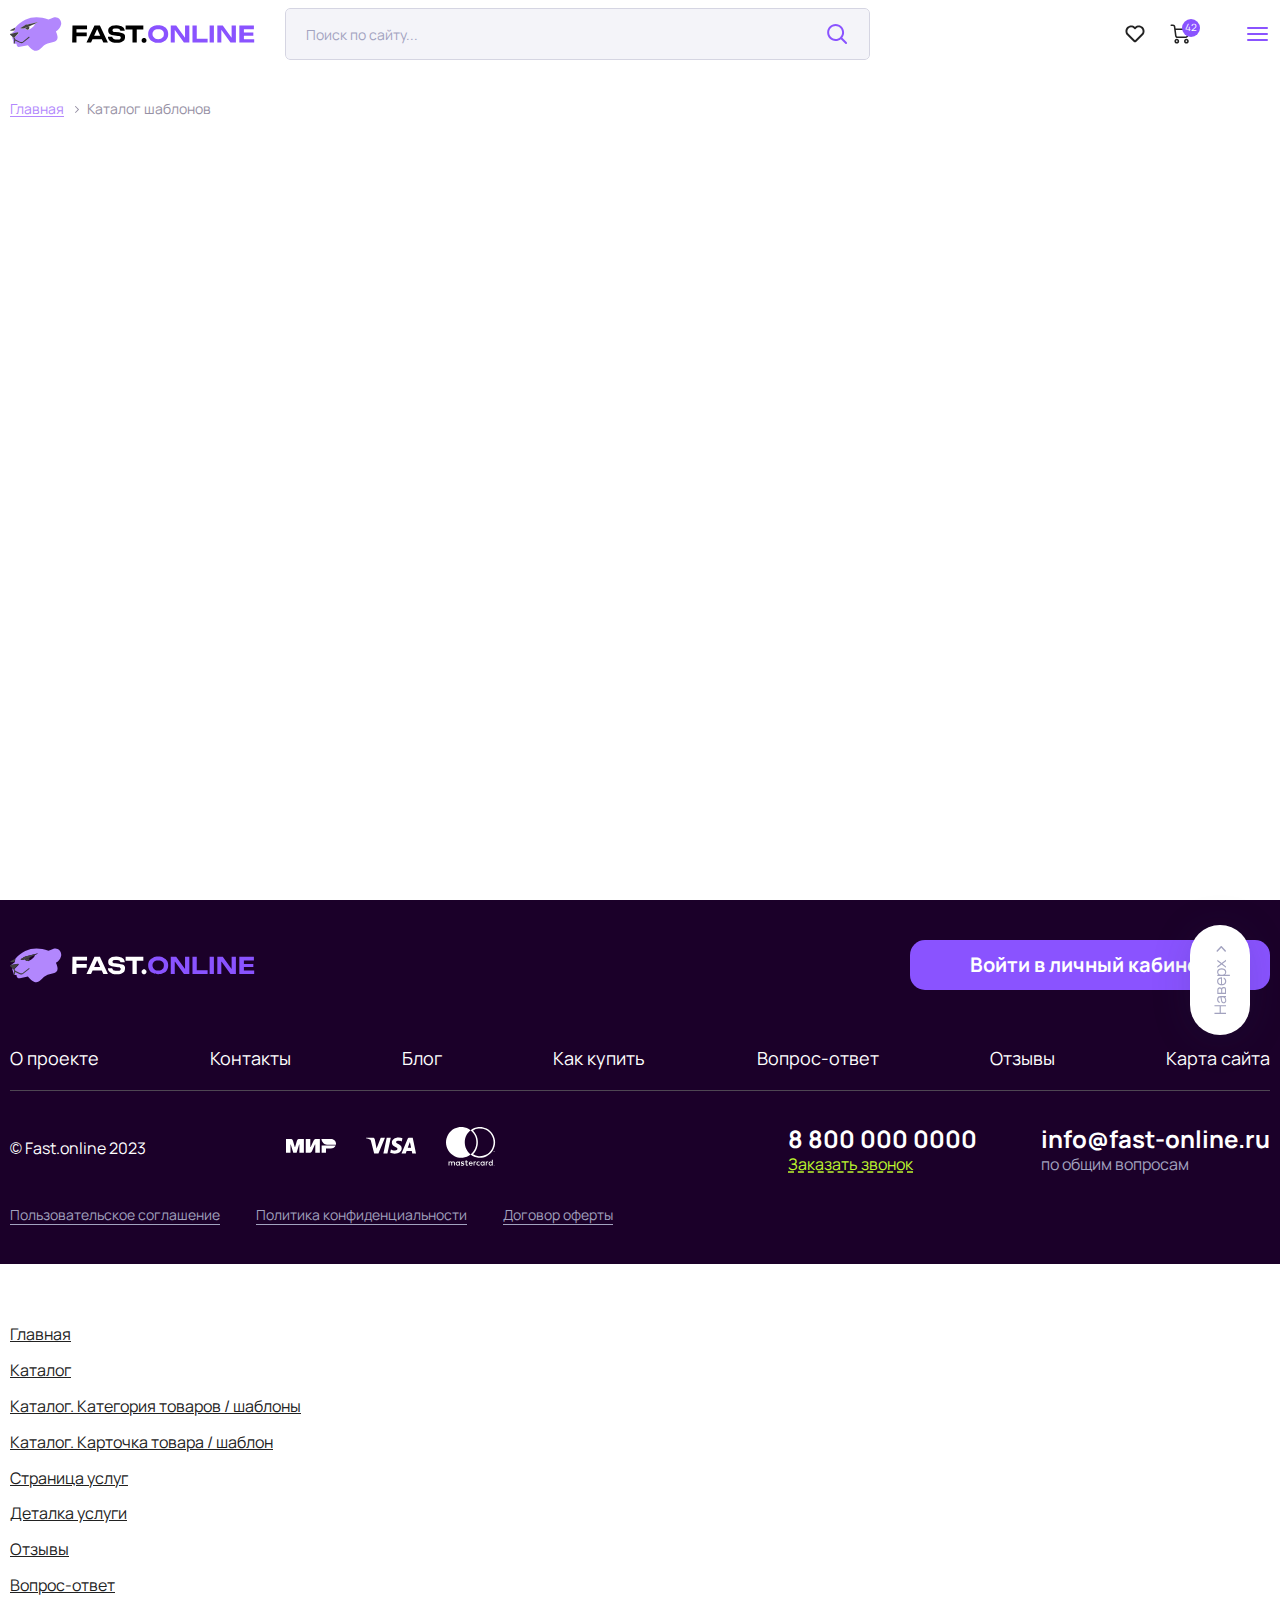
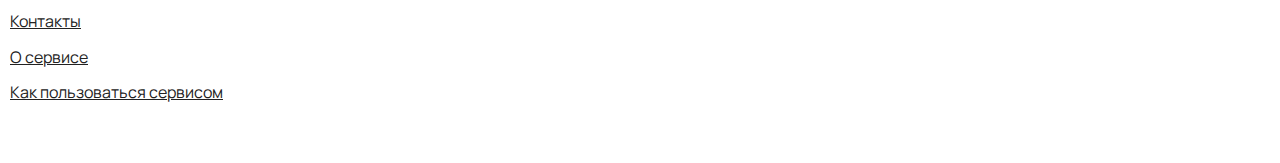
<file: site/fastonline_static-main/docs/contacts.html>
<!DOCTYPE html>
<html lang="ru">
<head>
  <!DOCTYPE html>
<meta charset="UTF-8">
<meta http-equiv="X-UA-Compatible" content="IE=edge">
<meta name="viewport" content="width=device-width, initial-scale=1.0">
<link rel="apple-touch-icon" sizes="180x180" href="./assets/favicon/apple-touch-icon.png">
<link rel="icon" type="image/png" sizes="32x32" href="./assets/favicon/favicon-32x32.png">
<link rel="icon" type="image/png" sizes="194x194" href="./assets/favicon/favicon-194x194.png">
<link rel="icon" type="image/png" sizes="192x192" href="./assets/favicon/android-chrome-192x192.png">
<link rel="icon" type="image/png" sizes="16x16" href="./assets/favicon/favicon-16x16.png">
<link rel="manifest" href="./assets/favicon/site.webmanifest">
<link rel="mask-icon" href="./assets/favicon/safari-pinned-tab.svg" color="#5bbad5">
<meta name="msapplication-TileColor" content="#ffffff">
<meta name="msapplication-TileImage" content="/mstile-144x144.png">
<meta name="theme-color" content="#ffffff">
  <title>Контакты</title>
<link href="./css/main.css" rel="stylesheet"></head>
<body class="body">
<div class="main-container">
  <header class="header">
  <div class="container">
    <div class="header__block header__top">
      <a class="logo header__logo" href="./">
        <img src="./assets/images/logo-fast-online.svg" alt="FASTonline">
      </a>
      <div class="search header__search mob-hidden">
        <form action="#">
          <label>
            <input type="search" placeholder="Поиск по сайту...">
          </label>
          <button class="search__button" type="submit">
            <svg class="search__button-icon">
              <use xlink:href="./assets/sprite.svg#icon-search"></use>
            </svg>
          </button>
        </form>
      </div>
      <div class="header__callback">
        <div class="header__callback-link">
          <a class="header__callback-text" href="tel:+78000000000">8 800 000 0000</a>
          <a class="header__callback-text-underline" data-fancybox href="#modalCallback">Заказать звонок</a>
        </div>
      </div>
      <div class="header__toolbar">
        <a class="header__toolbar-link" href="#">
          <svg class="header__toolbar-icon">
            <use xlink:href="./assets/sprite.svg#icon-fav"></use>
          </svg>
        </a>
        <div class="search header__search only-mobile">
          <form action="#">
            <label data-search-field-mobile>
              <input type="search" placeholder="Поиск по сайту...">
            </label>
            <button class="search__button" type="submit" tabindex="0" data-search-button-mobile>
              <svg class="search__button-icon">
                <use xlink:href="./assets/sprite.svg#icon-search"></use>
              </svg>
            </button>
          </form>
        </div>
        <a class="header__toolbar-link cart" href="#">
          <span class="cart__count">42</span>
          <svg class="header__toolbar-icon">
            <use xlink:href="./assets/sprite.svg#icon-cart"></use>
          </svg>
        </a>
      </div>
      <div class="header__account">
        <a class="button--light header__account-link" href="#">
          <span>Войти</span>
          <svg class="header__account-icon">
            <use xlink:href="./assets/sprite.svg#icon-enter"></use>
          </svg>
        </a>
      </div>
      <div class="header__menu-btn" data-toggle-menu>
        <span></span>
        <span></span>
        <span></span>
      </div>
    </div>
    <div class="header__block header__bottom menu-mobile" data-mobile-menu>
      <nav class="nav header__nav menu-mobile__nav">
        <ul class="nav__list menu-mobile__list">
          <li>
            <a class="nav__link nav__link--accent menu-mobile__link" href="#">
              <div class="nav__link-icon burger tab-hidden">
                <span></span>
                <span></span>
                <span></span>
              </div>
              <span>Каталог</span>
            </a>
            <svg class="menu-mobile__link-icon">
              <use xlink:href="./assets/sprite.svg#icon-arrow-extra-min"></use>
            </svg>
          </li>
          <li>
            <a class="nav__link menu-mobile__link" href="#">
              <span>Услуги</span>
            </a>
             <svg class="menu-mobile__link-icon">
              <use xlink:href="./assets/sprite.svg#icon-arrow-extra-min"></use>
            </svg>
          </li>
          <li>
            <a class="nav__link menu-mobile__link" href="#">
              <span>Новинки</span>
            </a>
             <svg class="menu-mobile__link-icon">
              <use xlink:href="./assets/sprite.svg#icon-arrow-extra-min"></use>
            </svg>
          </li>
          <li>
            <a class="nav__link menu-mobile__link" href="#">
              <span>Акции</span>
            </a>
             <svg class="menu-mobile__link-icon">
              <use xlink:href="./assets/sprite.svg#icon-arrow-extra-min"></use>
            </svg>
          </li>
          <li>
            <a class="nav__link menu-mobile__link" href="#">
              <span>Битрикс</span>
            </a>
             <svg class="menu-mobile__link-icon">
              <use xlink:href="./assets/sprite.svg#icon-arrow-extra-min"></use>
            </svg>
          </li>
          <li>
            <a class="nav__link menu-mobile__link" href="#">
              <span>Отзывы</span>
            </a>
             <svg class="menu-mobile__link-icon">
              <use xlink:href="./assets/sprite.svg#icon-arrow-extra-min"></use>
            </svg>
          </li>
          <li>
            <a class="nav__link menu-mobile__link" href="#">
              <span>Как купить</span>
            </a>
             <svg class="menu-mobile__link-icon">
              <use xlink:href="./assets/sprite.svg#icon-arrow-extra-min"></use>
            </svg>
          </li>
          <li>
            <a class="nav__link menu-mobile__link" href="#">
              <span>Портфолио</span>
            </a>
             <svg class="menu-mobile__link-icon">
              <use xlink:href="./assets/sprite.svg#icon-arrow-extra-min"></use>
            </svg>
          </li>
          <li>
            <a class="nav__link menu-mobile__link" href="#">
              <span>Вопрос-ответ</span>
            </a>
             <svg class="menu-mobile__link-icon">
              <use xlink:href="./assets/sprite.svg#icon-arrow-extra-min"></use>
            </svg>
          </li>
          <li>
            <a class="nav__link menu-mobile__link" href="#">
              <span>О проекте</span>
            </a>
             <svg class="menu-mobile__link-icon">
              <use xlink:href="./assets/sprite.svg#icon-arrow-extra-min"></use>
            </svg>
          </li>
          <li>
            <a class="nav__link menu-mobile__link" href="#">
              <span>Контакты</span>
            </a>
             <svg class="menu-mobile__link-icon">
              <use xlink:href="./assets/sprite.svg#icon-arrow-extra-min"></use>
            </svg>
          </li>
        </ul>
        <div class="menu-mobile__nav-bottom">
          <div class="header__account header__account--mobile">
            <a class="header__account-link" href="#">
              <span>Войти</span>
              <svg class="header__account-icon">
                <use xlink:href="./assets/sprite.svg#icon-enter"></use>
              </svg>
            </a>
          </div>
          <div class="header__callback header__callback--mobile">
            <div class="header__callback-link">
              <a class="header__callback-text" href="tel:+78000000000">8 800 000 0000</a>
              <a class="header__callback-text-underline" data-fancybox href="#modalCallback">Заказать звонок</a>
            </div>
          </div>
        </div>
      </nav>
    </div>
  </div>
</header>
  <main class="main">
    <section class="section mt-30 mb-30 mtm-15 mbm-20">
      <div class="container">
        <div class="breadcrumbs">
  <a class="breadcrumbs__link" href="./">Главная</a>
  <span class="breadcrumbs__curr-page">Каталог шаблонов</span>
</div>
      </div>
    </section>
    <section class="section">
      <div class="container">

      </div>
    </section>

  </main>
  <footer class="footer">
  <div class="container">
    <div class="footer__top">
      <a class="logo footer__logo" href="./">
        <img src="./assets/images/logo-fast-online-light.svg" alt="FASTonline">
      </a>
        <div class="footer__copyright only-mobile">
          &#169; Fast.online 2023
        </div>
      <nav class="nav footer__nav">
        <ul class="nav__list footer__nav-list">
          <li>
            <a class="nav__link" href="#">
              <span>О проекте</span>
            </a>
          </li>
          <li>
            <a class="nav__link" href="#">
              <span>Контакты</span>
            </a>
          </li>
          <li>
            <a class="nav__link" href="#">
              <span>Блог</span>
            </a>
          </li>
          <li>
            <a class="nav__link" href="#">
              <span>Как купить</span>
            </a>
          </li>
          <li>
            <a class="nav__link" href="#">
              <span>Вопрос-ответ</span>
            </a>
          </li>
          <li>
            <a class="nav__link" href="#">
              <span>Отзывы</span>
            </a>
          </li>
          <li>
            <a class="nav__link" href="#">
              <span>Карта сайта</span>
            </a>
          </li>
        </ul>
      </nav>
      <a class="button button--fill footer__top-button" href="#" target="_blank">Войти в личный кабинет</a>
    </div>
    <div class="footer__bottom">
      <div class="footer__bottom-block">
        <div class="footer__copyright mob-hidden">
          &#169; Fast.online 2023
        </div>
        <div class="footer__pay-block">
          <a class="footer__pay-block-link" href="#">
            <svg>
              <use xlink:href="./assets/sprite.svg#icon-mir"></use>
            </svg>
          </a>
          <a class="footer__pay-block-link" href="#">
            <svg>
              <use xlink:href="./assets/sprite.svg#icon-visa"></use>
            </svg>
          </a>
          <a class="footer__pay-block-link" href="#">
            <svg>
              <use xlink:href="./assets/sprite.svg#icon-mastercard"></use>
            </svg>
          </a>
        </div>
      </div>
      <div class="footer__bottom-block">
        <div class="footer__contacts">
          <div class="footer__contacts-item">
            <a class="footer__contacts-text-bold" href="tel:+78000000000">8 800 000 0000</a>
            <a class="footer__contacts-text footer__contacts-text--accent" data-fancybox href="#modalCallback">Заказать звонок</a>
          </div>
          <a class="footer__contacts-item" href="mailto:info@fast-online.ru">
            <p class="footer__contacts-text-bold">info@fast-online.ru</p>
            <p class="footer__contacts-text">по общим вопросам</p>
          </a>
        </div>
      </div>
    </div>
    <div class="footer__info">
      <a class="footer__info-link" href="#">Пользовательское соглашение</a>
      <a class="footer__info-link" href="#">Политика конфиденциальности</a>
      <a class="footer__info-link" href="#">Договор оферты</a>
    </div>
  </div>
</footer>
<button class="back-to-top" type="button" data-top>
  <svg class="back-to-top__icon">
    <use xlink:href="./assets/sprite.svg#icon-arrow-extra-min"></use>
  </svg>
  <span class="back-to-top__text">Наверх</span>
</button>
<div hidden="hidden">
  <div class="modal" id="modalCallback">
    <button class="modal__close" type="button" data-fancybox-close>
      <svg class="modal__close-icon">
        <use xlink:href="./assets/sprite.svg#icon-close"></use>
      </svg>
    </button>
    <div class="modal__inner">
      <div class="modal__title">Заказать обратный звонок</div>
      <form class="form" action="#" data-form>
        <div class="form__block">
          <label>
            <input type="text" placeholder="Имя Отчество" name="name">
            <span>Имя Отчество</span>
          </label>
          <label>
            <input type="email" placeholder="Email" name="email">
            <span>Email</span>
          </label>
          <label>
            <input type="tel" placeholder="Телефон" name="phone" data-tel>
            <span>Телефон</span>
          </label>
          <label>
            <textarea placeholder=""></textarea>
            <span>Комментарий...</span>
          </label>
        </div>
        <div class="form__block form__bottom">
          <div class="form__agreement">
            <label>
              <input type="checkbox" name="agreement" data-form-agreement>
            </label>
            <div class="">Соглашаюсь на обработку моих персональных данных в соответствии с <a href="#">Политикой
              конфиденциальности</a>
              и принимаю условия <a href="#">Пользовательского соглашения</a>
            </div>
          </div>
          <button class="button button--fill button--full-wide" type="submit" disabled="disabled" data-form-submit>
            Отправить
          </button>
        </div>
        <div class="modal__msg" data-form-success>
          <div class="modal__msg-content">
            <svg class="modal__msg-icon">
              <use xlink:href="./assets/sprite.svg#icon-success"></use>
            </svg>
            <div class="modal__msg-text">
              Сообщение успешно отправлено!
            </div>
          </div>

        </div>
        <div class="modal__msg" data-form-error>
          <div class="modal__msg-content">
            <svg class="modal__msg-icon">
              <use xlink:href="./assets/sprite.svg#icon-error"></use>
            </svg>
            <div class="modal__msg-text">
              Упс! Что-то пошло не так, пожалуйста, попробуйте ещё раз.
            </div>
          </div>

        </div>
      </form>
    </div>
  </div>
  <div class="modal" id="modalRewiew">
    <button class="modal__close" type="button" data-fancybox-close>
      <svg class="modal__close-icon">
        <use xlink:href="./assets/sprite.svg#icon-close"></use>
      </svg>
    </button>
    <div class="modal__inner">
      <div class="modal__title">Оставить отзыв</div>
      <form class="form" action="#" data-form>
        <div class="form__block">
          <label>
            <input type="text" placeholder="Имя Отчество" name="name">
            <span>Имя Отчество</span>
          </label>
          <label>
            <input type="email" placeholder="Email" name="email">
            <span>Email</span>
          </label>
          <label>
            <textarea placeholder=""></textarea>
            <span>Комментарий...</span>
          </label>
        </div>
        <div class="form__block form__bottom">
          <div class="form__agreement">
            <label>
              <input type="checkbox" name="agreement" data-form-agreement>
            </label>
            <div class="">Соглашаюсь на обработку моих персональных данных в соответствии с <a href="#">Политикой
              конфиденциальности</a>
              и принимаю условия <a href="#">Пользовательского соглашения</a>
            </div>
          </div>
          <button class="button button--fill button--full-wide" type="submit" disabled="disabled" data-form-submit>
            Отправить
          </button>
        </div>
        <div class="modal__msg" data-form-success>
          <div class="modal__msg-content">
            <svg class="modal__msg-icon">
              <use xlink:href="./assets/sprite.svg#icon-success"></use>
            </svg>
            <div class="modal__msg-text">
              Сообщение успешно отправлено!
            </div>
          </div>

        </div>
        <div class="modal__msg" data-form-error>
          <div class="modal__msg-content">
            <svg class="modal__msg-icon">
              <use xlink:href="./assets/sprite.svg#icon-error"></use>
            </svg>
            <div class="modal__msg-text">
              Упс! Что-то пошло не так, пожалуйста, попробуйте ещё раз.
            </div>
          </div>

        </div>
      </form>
    </div>
  </div>
</div>
  <!-- Это временная секция, здесь ссылки на все страницы. На продакшене ее не будет -->
<section class="section">
  <div class="container">
    <style>
        .temp {
            gap: 15px;
            display: flex;
            flex-direction: column;
            flex-wrap: wrap;
            padding: 60px 0;
        }

        .temp__link {
            color: inherit;
            font-size: 16px;
            text-decoration: underline;
        }

        .temp__link:hover {
            text-decoration: none;
        }
    </style>
    <div class="temp">
      <a href="./index.html" class="temp__link">Главная</a>
      <a href="./catalog.html" class="temp__link">Каталог</a>
      <a href="./catalog-category.html" class="temp__link">Каталог. Категория товаров / шаблоны</a>
      <a href="./catalog-detail.html" class="temp__link">Каталог. Карточка товара / шаблон</a>
      <a href="./services.html" class="temp__link">Страница услуг</a>
      <a href="./services-detail.html" class="temp__link">Деталка услуги</a>
      <a href="./reviews.html" class="temp__link">Отзывы</a>
      <a href="./faq.html" class="temp__link">Вопрос-ответ</a>
      <a href="./contacts.html" class="temp__link">Контакты</a>
      <a href="./about-service.html" class="temp__link">О сервисе</a>
      <a href="./howitwork.html" class="temp__link">Как пользоваться сервисом</a>
    </div>
  </div>
</section>
</div>
<script defer src="js/bundle.js"></script></body>
</html>
</file>
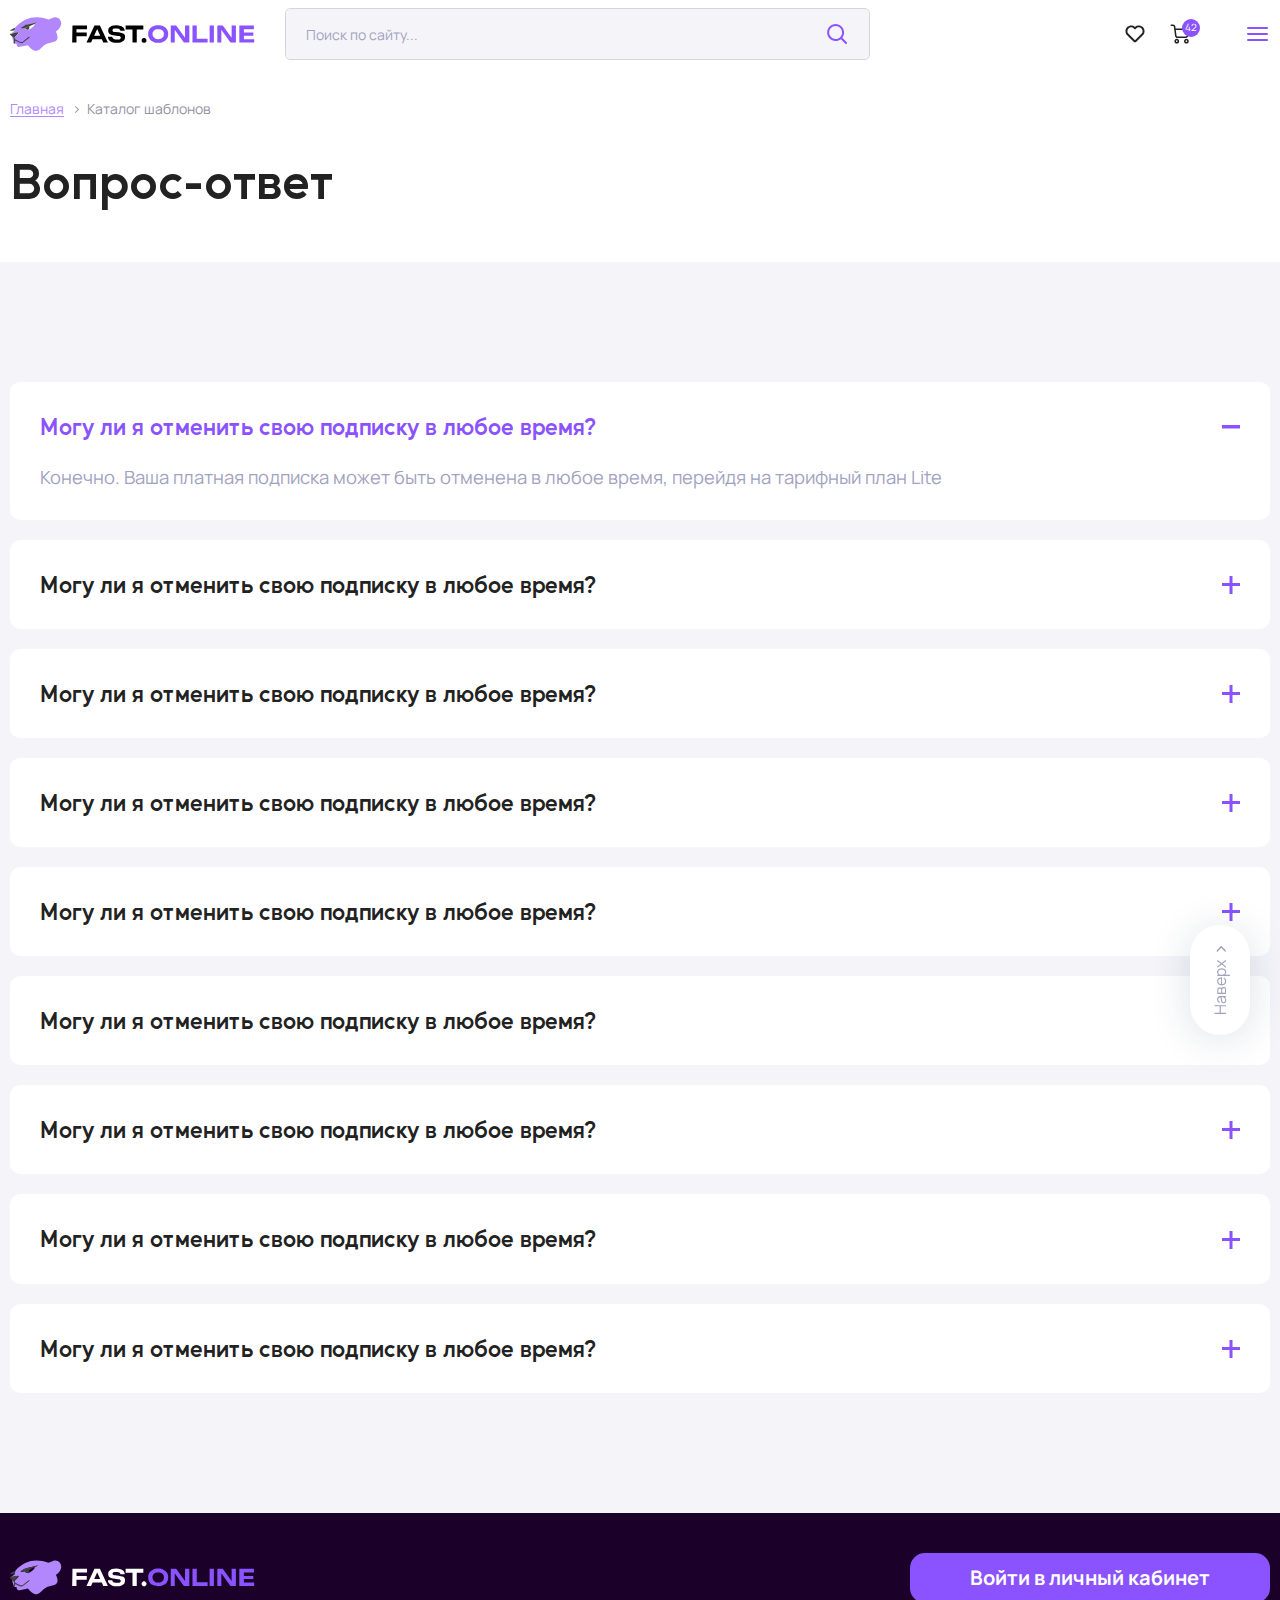
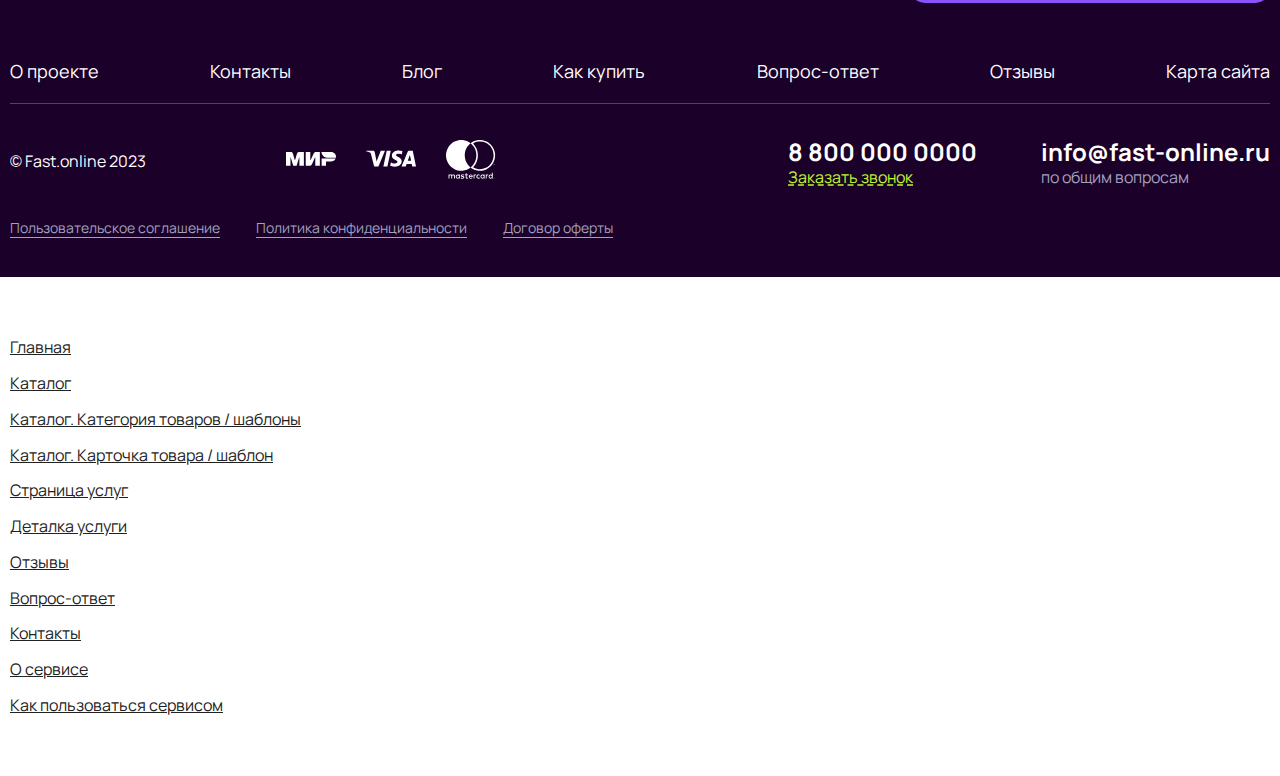
<file: site/fastonline_static-main/docs/faq.html>
<!DOCTYPE html>
<html lang="ru">
<head>
  <!DOCTYPE html>
<meta charset="UTF-8">
<meta http-equiv="X-UA-Compatible" content="IE=edge">
<meta name="viewport" content="width=device-width, initial-scale=1.0">
<link rel="apple-touch-icon" sizes="180x180" href="./assets/favicon/apple-touch-icon.png">
<link rel="icon" type="image/png" sizes="32x32" href="./assets/favicon/favicon-32x32.png">
<link rel="icon" type="image/png" sizes="194x194" href="./assets/favicon/favicon-194x194.png">
<link rel="icon" type="image/png" sizes="192x192" href="./assets/favicon/android-chrome-192x192.png">
<link rel="icon" type="image/png" sizes="16x16" href="./assets/favicon/favicon-16x16.png">
<link rel="manifest" href="./assets/favicon/site.webmanifest">
<link rel="mask-icon" href="./assets/favicon/safari-pinned-tab.svg" color="#5bbad5">
<meta name="msapplication-TileColor" content="#ffffff">
<meta name="msapplication-TileImage" content="/mstile-144x144.png">
<meta name="theme-color" content="#ffffff">
  <title>Вопрос-ответ </title>
<link href="./css/main.css" rel="stylesheet"></head>
<body class="body">
<div class="main-container">
  <header class="header">
  <div class="container">
    <div class="header__block header__top">
      <a class="logo header__logo" href="./">
        <img src="./assets/images/logo-fast-online.svg" alt="FASTonline">
      </a>
      <div class="search header__search mob-hidden">
        <form action="#">
          <label>
            <input type="search" placeholder="Поиск по сайту...">
          </label>
          <button class="search__button" type="submit">
            <svg class="search__button-icon">
              <use xlink:href="./assets/sprite.svg#icon-search"></use>
            </svg>
          </button>
        </form>
      </div>
      <div class="header__callback">
        <div class="header__callback-link">
          <a class="header__callback-text" href="tel:+78000000000">8 800 000 0000</a>
          <a class="header__callback-text-underline" data-fancybox href="#modalCallback">Заказать звонок</a>
        </div>
      </div>
      <div class="header__toolbar">
        <a class="header__toolbar-link" href="#">
          <svg class="header__toolbar-icon">
            <use xlink:href="./assets/sprite.svg#icon-fav"></use>
          </svg>
        </a>
        <div class="search header__search only-mobile">
          <form action="#">
            <label data-search-field-mobile>
              <input type="search" placeholder="Поиск по сайту...">
            </label>
            <button class="search__button" type="submit" tabindex="0" data-search-button-mobile>
              <svg class="search__button-icon">
                <use xlink:href="./assets/sprite.svg#icon-search"></use>
              </svg>
            </button>
          </form>
        </div>
        <a class="header__toolbar-link cart" href="#">
          <span class="cart__count">42</span>
          <svg class="header__toolbar-icon">
            <use xlink:href="./assets/sprite.svg#icon-cart"></use>
          </svg>
        </a>
      </div>
      <div class="header__account">
        <a class="button--light header__account-link" href="#">
          <span>Войти</span>
          <svg class="header__account-icon">
            <use xlink:href="./assets/sprite.svg#icon-enter"></use>
          </svg>
        </a>
      </div>
      <div class="header__menu-btn" data-toggle-menu>
        <span></span>
        <span></span>
        <span></span>
      </div>
    </div>
    <div class="header__block header__bottom menu-mobile" data-mobile-menu>
      <nav class="nav header__nav menu-mobile__nav">
        <ul class="nav__list menu-mobile__list">
          <li>
            <a class="nav__link nav__link--accent menu-mobile__link" href="#">
              <div class="nav__link-icon burger tab-hidden">
                <span></span>
                <span></span>
                <span></span>
              </div>
              <span>Каталог</span>
            </a>
            <svg class="menu-mobile__link-icon">
              <use xlink:href="./assets/sprite.svg#icon-arrow-extra-min"></use>
            </svg>
          </li>
          <li>
            <a class="nav__link menu-mobile__link" href="#">
              <span>Услуги</span>
            </a>
             <svg class="menu-mobile__link-icon">
              <use xlink:href="./assets/sprite.svg#icon-arrow-extra-min"></use>
            </svg>
          </li>
          <li>
            <a class="nav__link menu-mobile__link" href="#">
              <span>Новинки</span>
            </a>
             <svg class="menu-mobile__link-icon">
              <use xlink:href="./assets/sprite.svg#icon-arrow-extra-min"></use>
            </svg>
          </li>
          <li>
            <a class="nav__link menu-mobile__link" href="#">
              <span>Акции</span>
            </a>
             <svg class="menu-mobile__link-icon">
              <use xlink:href="./assets/sprite.svg#icon-arrow-extra-min"></use>
            </svg>
          </li>
          <li>
            <a class="nav__link menu-mobile__link" href="#">
              <span>Битрикс</span>
            </a>
             <svg class="menu-mobile__link-icon">
              <use xlink:href="./assets/sprite.svg#icon-arrow-extra-min"></use>
            </svg>
          </li>
          <li>
            <a class="nav__link menu-mobile__link" href="#">
              <span>Отзывы</span>
            </a>
             <svg class="menu-mobile__link-icon">
              <use xlink:href="./assets/sprite.svg#icon-arrow-extra-min"></use>
            </svg>
          </li>
          <li>
            <a class="nav__link menu-mobile__link" href="#">
              <span>Как купить</span>
            </a>
             <svg class="menu-mobile__link-icon">
              <use xlink:href="./assets/sprite.svg#icon-arrow-extra-min"></use>
            </svg>
          </li>
          <li>
            <a class="nav__link menu-mobile__link" href="#">
              <span>Портфолио</span>
            </a>
             <svg class="menu-mobile__link-icon">
              <use xlink:href="./assets/sprite.svg#icon-arrow-extra-min"></use>
            </svg>
          </li>
          <li>
            <a class="nav__link menu-mobile__link" href="#">
              <span>Вопрос-ответ</span>
            </a>
             <svg class="menu-mobile__link-icon">
              <use xlink:href="./assets/sprite.svg#icon-arrow-extra-min"></use>
            </svg>
          </li>
          <li>
            <a class="nav__link menu-mobile__link" href="#">
              <span>О проекте</span>
            </a>
             <svg class="menu-mobile__link-icon">
              <use xlink:href="./assets/sprite.svg#icon-arrow-extra-min"></use>
            </svg>
          </li>
          <li>
            <a class="nav__link menu-mobile__link" href="#">
              <span>Контакты</span>
            </a>
             <svg class="menu-mobile__link-icon">
              <use xlink:href="./assets/sprite.svg#icon-arrow-extra-min"></use>
            </svg>
          </li>
        </ul>
        <div class="menu-mobile__nav-bottom">
          <div class="header__account header__account--mobile">
            <a class="header__account-link" href="#">
              <span>Войти</span>
              <svg class="header__account-icon">
                <use xlink:href="./assets/sprite.svg#icon-enter"></use>
              </svg>
            </a>
          </div>
          <div class="header__callback header__callback--mobile">
            <div class="header__callback-link">
              <a class="header__callback-text" href="tel:+78000000000">8 800 000 0000</a>
              <a class="header__callback-text-underline" data-fancybox href="#modalCallback">Заказать звонок</a>
            </div>
          </div>
        </div>
      </nav>
    </div>
  </div>
</header>
  <main class="main">
    <section class="section mt-30 mb-30 mtm-15 mbm-20">
      <div class="container">
        <div class="breadcrumbs">
  <a class="breadcrumbs__link" href="./">Главная</a>
  <span class="breadcrumbs__curr-page">Каталог шаблонов</span>
</div>
      </div>
    </section>
    <section class="section">
      <div class="section__header mb-50 mbm-20">
        <div class="container">
          <h1 class="title">Вопрос-ответ</h1>
        </div>
      </div>
      <div class="section--color pt-120 pb-120 ptm-30 pbm-30">
        <div class="container">
          <div class="collapse answer" data-collapse data-duration="700">
            <div class="collapse__wrapper answer__wrapper">
              <div class="collapse__item" data-collapse-item>
                <div class="collapse__trigger answer__trigger active" data-collapse-trigger>
                  <p>Могу ли я отменить свою подписку в любое время?</p>
                  <span class="answer__button active" data-collapse-icon></span>
                </div>
                <div class="collapse__content collapse-show" data-collapse-content>
                  <div class="collapse__inner answer__inner">
                    <p>Конечно. Ваша платная подписка может быть отменена в любое время, перейдя на тарифный план Lite</p>
                  </div>
                </div>
              </div>
            </div>
            <div class="collapse__wrapper answer__wrapper">
              <div class="collapse__item" data-collapse-item>
                <div class="collapse__trigger answer__trigger" data-collapse-trigger>
                  <p>Могу ли я отменить свою подписку в любое время?</p>
                  <span class="answer__button" data-collapse-icon></span>
                </div>
                <div class="collapse__content" data-collapse-content>
                  <div class="collapse__inner answer__inner">
                    <p>Конечно. Ваша платная подписка может быть отменена в любое время, перейдя на тарифный план Lite</p>
                  </div>
                </div>
              </div>
            </div>
            <div class="collapse__wrapper answer__wrapper">
              <div class="collapse__item" data-collapse-item>
                <div class="collapse__trigger answer__trigger" data-collapse-trigger>
                  <p>Могу ли я отменить свою подписку в любое время?</p>
                  <span class="answer__button" data-collapse-icon></span>
                </div>
                <div class="collapse__content" data-collapse-content>
                  <div class="collapse__inner answer__inner">
                    <p>Конечно. Ваша платная подписка может быть отменена в любое время, перейдя на тарифный план Lite</p>
                  </div>
                </div>
              </div>
            </div>
            <div class="collapse__wrapper answer__wrapper">
              <div class="collapse__item" data-collapse-item>
                <div class="collapse__trigger answer__trigger" data-collapse-trigger>
                  <p>Могу ли я отменить свою подписку в любое время?</p>
                  <span class="answer__button" data-collapse-icon></span>
                </div>
                <div class="collapse__content" data-collapse-content>
                  <div class="collapse__inner answer__inner">
                    <p>Конечно. Ваша платная подписка может быть отменена в любое время, перейдя на тарифный план Lite. И
                      ещё немного текста. Вдруг будет очень длинное название. Мы же не знаем что тут будет. Мы
                      бы хотели, но мы не знаем. Страшно, очень страшно что тут может быть. И ещё немного текста. Вдруг
                      будет очень длинное название. Мы же не знаем что тут будет. Мы
                      бы хотели, но мы не знаем. Страшно, очень страшно что тут может быть. И ещё немного текста. Вдруг
                      будет очень длинное название. Мы же не знаем что тут будет. Мы
                      бы хотели, но мы не знаем. Страшно, очень страшно что тут может быть. И ещё немного текста. Вдруг
                      будет очень длинное название. Мы же не знаем что тут будет. Мы
                      бы хотели, но мы не знаем. Страшно, очень страшно что тут может быть. И ещё немного текста. Вдруг
                      будет очень длинное название. Мы же не знаем что тут будет. Мы
                      бы хотели, но мы не знаем. Страшно, очень страшно что тут может быть.</p>
                  </div>
                </div>
              </div>
            </div>
            <div class="collapse__wrapper answer__wrapper">
              <div class="collapse__item" data-collapse-item>
                <div class="collapse__trigger answer__trigger" data-collapse-trigger>
                  <p>Могу ли я отменить свою подписку в любое время?</p>
                  <span class="answer__button" data-collapse-icon></span>
                </div>
                <div class="collapse__content" data-collapse-content>
                  <div class="collapse__inner answer__inner">
                    <p>Конечно. Ваша платная подписка может быть отменена в любое время, перейдя на тарифный план Lite</p>
                  </div>
                </div>
              </div>
            </div>
            <div class="collapse__wrapper answer__wrapper">
              <div class="collapse__item" data-collapse-item>
                <div class="collapse__trigger answer__trigger" data-collapse-trigger>
                  <p>Могу ли я отменить свою подписку в любое время?</p>
                  <span class="answer__button" data-collapse-icon></span>
                </div>
                <div class="collapse__content" data-collapse-content>
                  <div class="collapse__inner answer__inner">
                    <p>Конечно. Ваша платная подписка может быть отменена в любое время, перейдя на тарифный план Lite</p>
                  </div>
                </div>
              </div>
            </div>
            <div class="collapse__wrapper answer__wrapper">
              <div class="collapse__item" data-collapse-item>
                <div class="collapse__trigger answer__trigger" data-collapse-trigger>
                  <p>Могу ли я отменить свою подписку в любое время?</p>
                  <span class="answer__button" data-collapse-icon></span>
                </div>
                <div class="collapse__content" data-collapse-content>
                  <div class="collapse__inner answer__inner">
                    <p>Конечно. Ваша платная подписка может быть отменена в любое время, перейдя на тарифный план Lite</p>
                  </div>
                </div>
              </div>
            </div>
            <div class="collapse__wrapper answer__wrapper">
              <div class="collapse__item" data-collapse-item>
                <div class="collapse__trigger answer__trigger" data-collapse-trigger>
                  <p>Могу ли я отменить свою подписку в любое время?</p>
                  <span class="answer__button" data-collapse-icon></span>
                </div>
                <div class="collapse__content" data-collapse-content>
                  <div class="collapse__inner answer__inner">
                    <p>Конечно. Ваша платная подписка может быть отменена в любое время, перейдя на тарифный план Lite</p>
                  </div>
                </div>
              </div>
            </div>
            <div class="collapse__wrapper answer__wrapper">
              <div class="collapse__item" data-collapse-item>
                <div class="collapse__trigger answer__trigger" data-collapse-trigger>
                  <p>Могу ли я отменить свою подписку в любое время?</p>
                  <span class="answer__button" data-collapse-icon></span>
                </div>
                <div class="collapse__content" data-collapse-content>
                  <div class="collapse__inner answer__inner">
                    <p>Конечно. Ваша платная подписка может быть отменена в любое время, перейдя на тарифный план Lite</p>
                  </div>
                </div>
              </div>
            </div>
          </div>
        </div>
      </div>
    </section>
  </main>
  <footer class="footer">
  <div class="container">
    <div class="footer__top">
      <a class="logo footer__logo" href="./">
        <img src="./assets/images/logo-fast-online-light.svg" alt="FASTonline">
      </a>
        <div class="footer__copyright only-mobile">
          &#169; Fast.online 2023
        </div>
      <nav class="nav footer__nav">
        <ul class="nav__list footer__nav-list">
          <li>
            <a class="nav__link" href="#">
              <span>О проекте</span>
            </a>
          </li>
          <li>
            <a class="nav__link" href="#">
              <span>Контакты</span>
            </a>
          </li>
          <li>
            <a class="nav__link" href="#">
              <span>Блог</span>
            </a>
          </li>
          <li>
            <a class="nav__link" href="#">
              <span>Как купить</span>
            </a>
          </li>
          <li>
            <a class="nav__link" href="#">
              <span>Вопрос-ответ</span>
            </a>
          </li>
          <li>
            <a class="nav__link" href="#">
              <span>Отзывы</span>
            </a>
          </li>
          <li>
            <a class="nav__link" href="#">
              <span>Карта сайта</span>
            </a>
          </li>
        </ul>
      </nav>
      <a class="button button--fill footer__top-button" href="#" target="_blank">Войти в личный кабинет</a>
    </div>
    <div class="footer__bottom">
      <div class="footer__bottom-block">
        <div class="footer__copyright mob-hidden">
          &#169; Fast.online 2023
        </div>
        <div class="footer__pay-block">
          <a class="footer__pay-block-link" href="#">
            <svg>
              <use xlink:href="./assets/sprite.svg#icon-mir"></use>
            </svg>
          </a>
          <a class="footer__pay-block-link" href="#">
            <svg>
              <use xlink:href="./assets/sprite.svg#icon-visa"></use>
            </svg>
          </a>
          <a class="footer__pay-block-link" href="#">
            <svg>
              <use xlink:href="./assets/sprite.svg#icon-mastercard"></use>
            </svg>
          </a>
        </div>
      </div>
      <div class="footer__bottom-block">
        <div class="footer__contacts">
          <div class="footer__contacts-item">
            <a class="footer__contacts-text-bold" href="tel:+78000000000">8 800 000 0000</a>
            <a class="footer__contacts-text footer__contacts-text--accent" data-fancybox href="#modalCallback">Заказать звонок</a>
          </div>
          <a class="footer__contacts-item" href="mailto:info@fast-online.ru">
            <p class="footer__contacts-text-bold">info@fast-online.ru</p>
            <p class="footer__contacts-text">по общим вопросам</p>
          </a>
        </div>
      </div>
    </div>
    <div class="footer__info">
      <a class="footer__info-link" href="#">Пользовательское соглашение</a>
      <a class="footer__info-link" href="#">Политика конфиденциальности</a>
      <a class="footer__info-link" href="#">Договор оферты</a>
    </div>
  </div>
</footer>
<button class="back-to-top" type="button" data-top>
  <svg class="back-to-top__icon">
    <use xlink:href="./assets/sprite.svg#icon-arrow-extra-min"></use>
  </svg>
  <span class="back-to-top__text">Наверх</span>
</button>
<div hidden="hidden">
  <div class="modal" id="modalCallback">
    <button class="modal__close" type="button" data-fancybox-close>
      <svg class="modal__close-icon">
        <use xlink:href="./assets/sprite.svg#icon-close"></use>
      </svg>
    </button>
    <div class="modal__inner">
      <div class="modal__title">Заказать обратный звонок</div>
      <form class="form" action="#" data-form>
        <div class="form__block">
          <label>
            <input type="text" placeholder="Имя Отчество" name="name">
            <span>Имя Отчество</span>
          </label>
          <label>
            <input type="email" placeholder="Email" name="email">
            <span>Email</span>
          </label>
          <label>
            <input type="tel" placeholder="Телефон" name="phone" data-tel>
            <span>Телефон</span>
          </label>
          <label>
            <textarea placeholder=""></textarea>
            <span>Комментарий...</span>
          </label>
        </div>
        <div class="form__block form__bottom">
          <div class="form__agreement">
            <label>
              <input type="checkbox" name="agreement" data-form-agreement>
            </label>
            <div class="">Соглашаюсь на обработку моих персональных данных в соответствии с <a href="#">Политикой
              конфиденциальности</a>
              и принимаю условия <a href="#">Пользовательского соглашения</a>
            </div>
          </div>
          <button class="button button--fill button--full-wide" type="submit" disabled="disabled" data-form-submit>
            Отправить
          </button>
        </div>
        <div class="modal__msg" data-form-success>
          <div class="modal__msg-content">
            <svg class="modal__msg-icon">
              <use xlink:href="./assets/sprite.svg#icon-success"></use>
            </svg>
            <div class="modal__msg-text">
              Сообщение успешно отправлено!
            </div>
          </div>

        </div>
        <div class="modal__msg" data-form-error>
          <div class="modal__msg-content">
            <svg class="modal__msg-icon">
              <use xlink:href="./assets/sprite.svg#icon-error"></use>
            </svg>
            <div class="modal__msg-text">
              Упс! Что-то пошло не так, пожалуйста, попробуйте ещё раз.
            </div>
          </div>

        </div>
      </form>
    </div>
  </div>
  <div class="modal" id="modalRewiew">
    <button class="modal__close" type="button" data-fancybox-close>
      <svg class="modal__close-icon">
        <use xlink:href="./assets/sprite.svg#icon-close"></use>
      </svg>
    </button>
    <div class="modal__inner">
      <div class="modal__title">Оставить отзыв</div>
      <form class="form" action="#" data-form>
        <div class="form__block">
          <label>
            <input type="text" placeholder="Имя Отчество" name="name">
            <span>Имя Отчество</span>
          </label>
          <label>
            <input type="email" placeholder="Email" name="email">
            <span>Email</span>
          </label>
          <label>
            <textarea placeholder=""></textarea>
            <span>Комментарий...</span>
          </label>
        </div>
        <div class="form__block form__bottom">
          <div class="form__agreement">
            <label>
              <input type="checkbox" name="agreement" data-form-agreement>
            </label>
            <div class="">Соглашаюсь на обработку моих персональных данных в соответствии с <a href="#">Политикой
              конфиденциальности</a>
              и принимаю условия <a href="#">Пользовательского соглашения</a>
            </div>
          </div>
          <button class="button button--fill button--full-wide" type="submit" disabled="disabled" data-form-submit>
            Отправить
          </button>
        </div>
        <div class="modal__msg" data-form-success>
          <div class="modal__msg-content">
            <svg class="modal__msg-icon">
              <use xlink:href="./assets/sprite.svg#icon-success"></use>
            </svg>
            <div class="modal__msg-text">
              Сообщение успешно отправлено!
            </div>
          </div>

        </div>
        <div class="modal__msg" data-form-error>
          <div class="modal__msg-content">
            <svg class="modal__msg-icon">
              <use xlink:href="./assets/sprite.svg#icon-error"></use>
            </svg>
            <div class="modal__msg-text">
              Упс! Что-то пошло не так, пожалуйста, попробуйте ещё раз.
            </div>
          </div>

        </div>
      </form>
    </div>
  </div>
</div>
  <!-- Это временная секция, здесь ссылки на все страницы. На продакшене ее не будет -->
<section class="section">
  <div class="container">
    <style>
        .temp {
            gap: 15px;
            display: flex;
            flex-direction: column;
            flex-wrap: wrap;
            padding: 60px 0;
        }

        .temp__link {
            color: inherit;
            font-size: 16px;
            text-decoration: underline;
        }

        .temp__link:hover {
            text-decoration: none;
        }
    </style>
    <div class="temp">
      <a href="./index.html" class="temp__link">Главная</a>
      <a href="./catalog.html" class="temp__link">Каталог</a>
      <a href="./catalog-category.html" class="temp__link">Каталог. Категория товаров / шаблоны</a>
      <a href="./catalog-detail.html" class="temp__link">Каталог. Карточка товара / шаблон</a>
      <a href="./services.html" class="temp__link">Страница услуг</a>
      <a href="./services-detail.html" class="temp__link">Деталка услуги</a>
      <a href="./reviews.html" class="temp__link">Отзывы</a>
      <a href="./faq.html" class="temp__link">Вопрос-ответ</a>
      <a href="./contacts.html" class="temp__link">Контакты</a>
      <a href="./about-service.html" class="temp__link">О сервисе</a>
      <a href="./howitwork.html" class="temp__link">Как пользоваться сервисом</a>
    </div>
  </div>
</section>
</div>
<script defer src="js/bundle.js"></script></body>
</html>
</file>
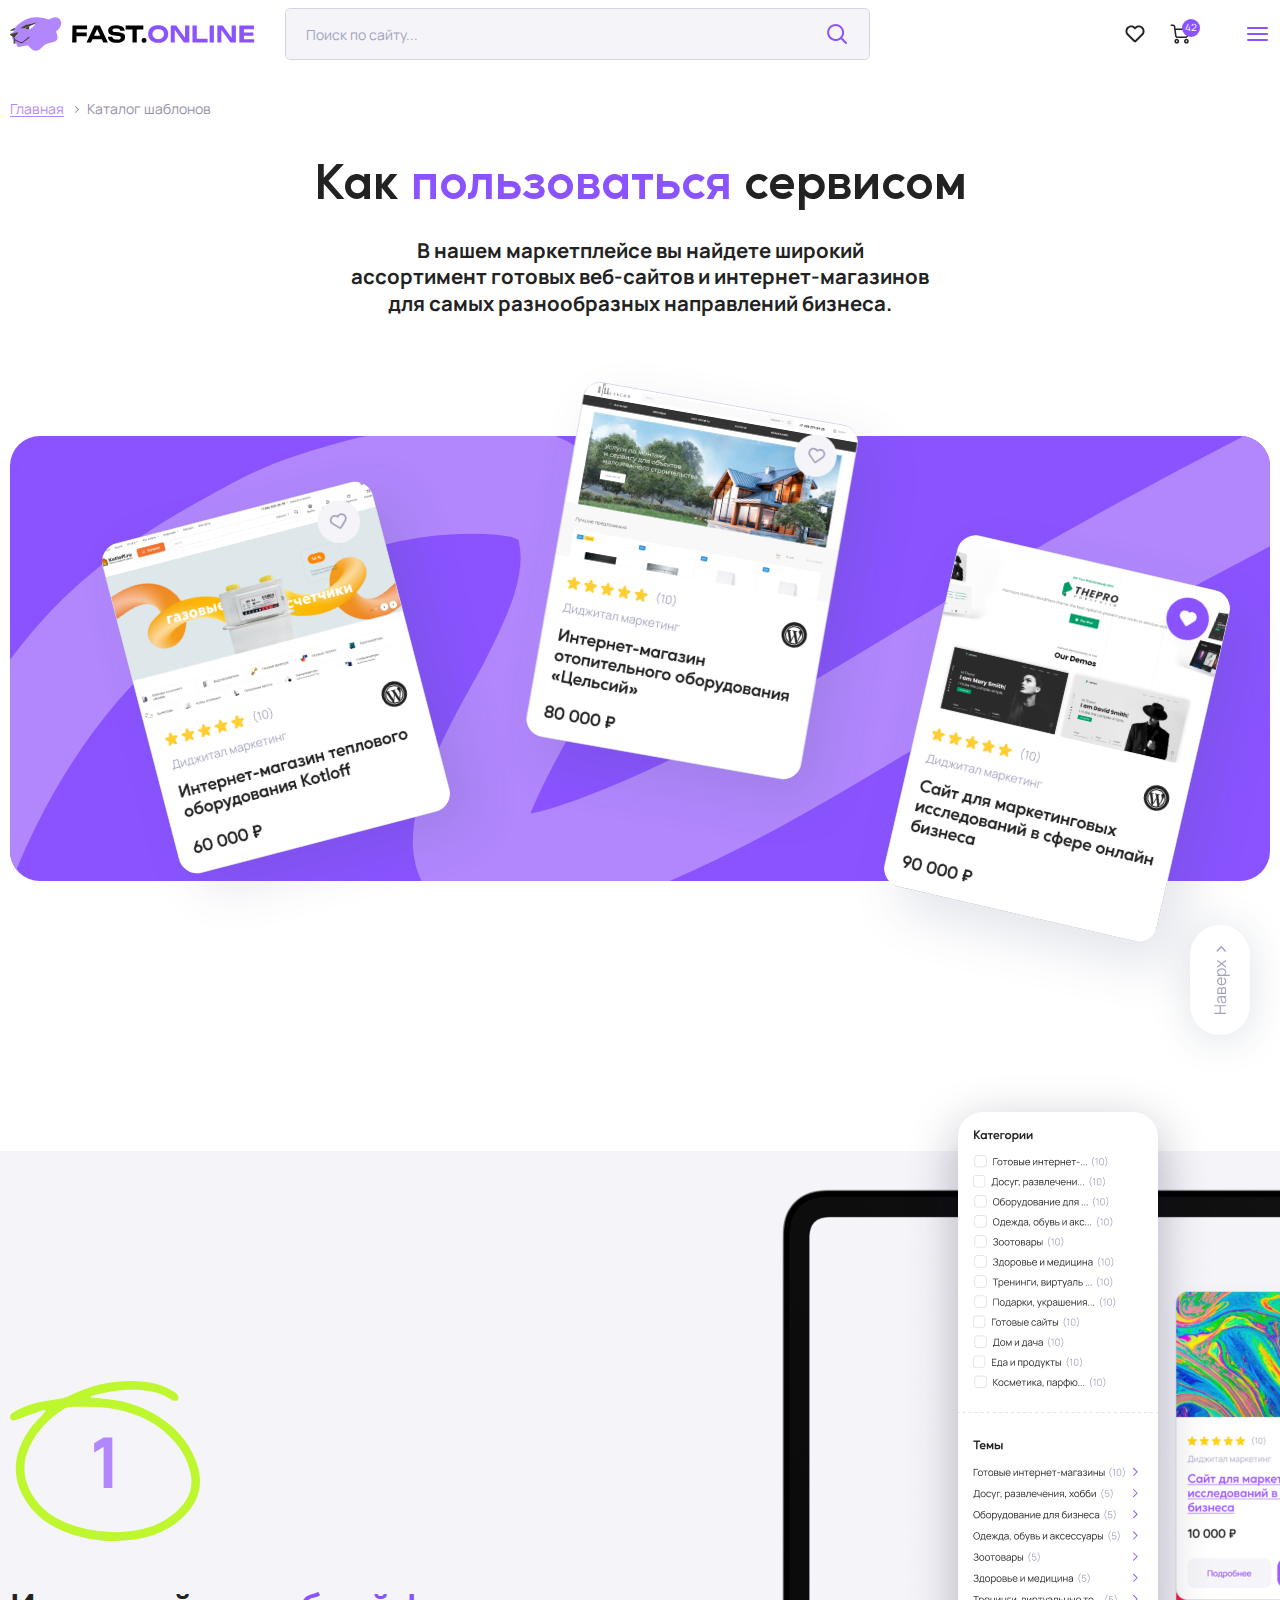
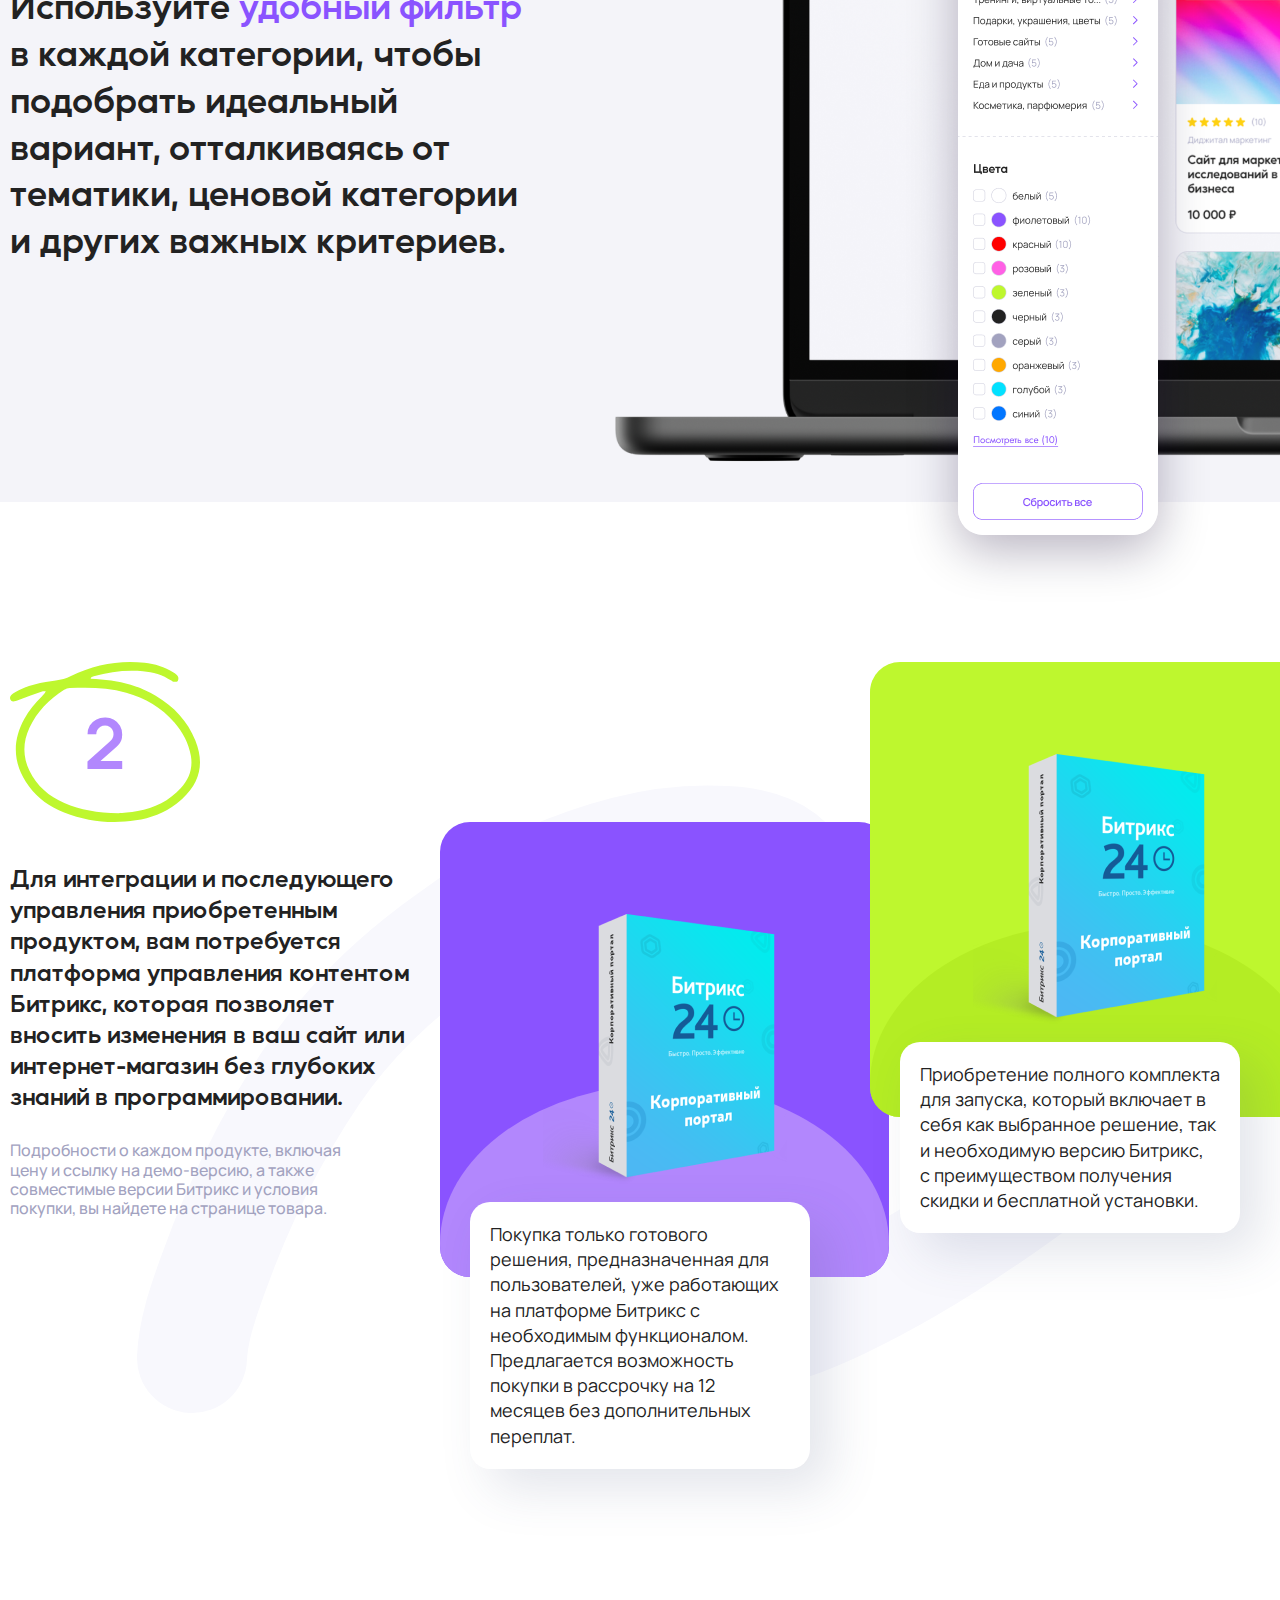
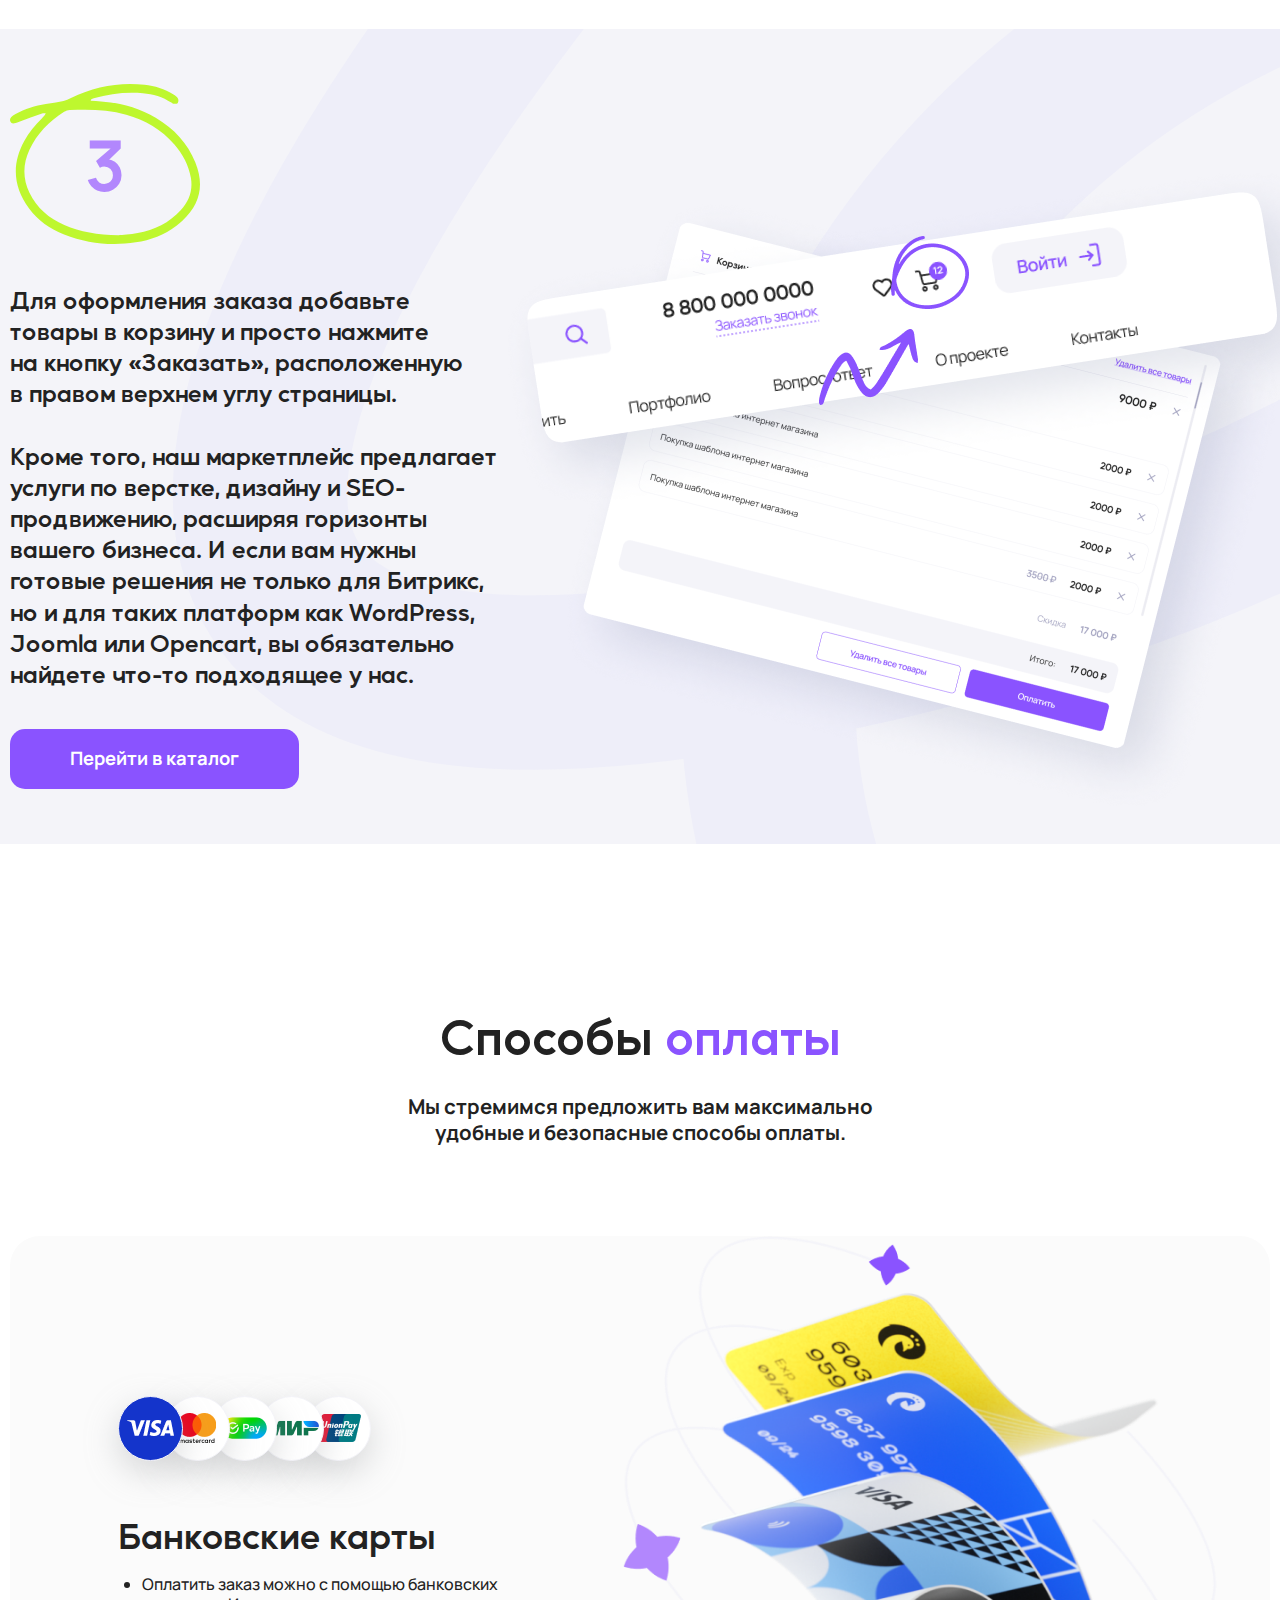
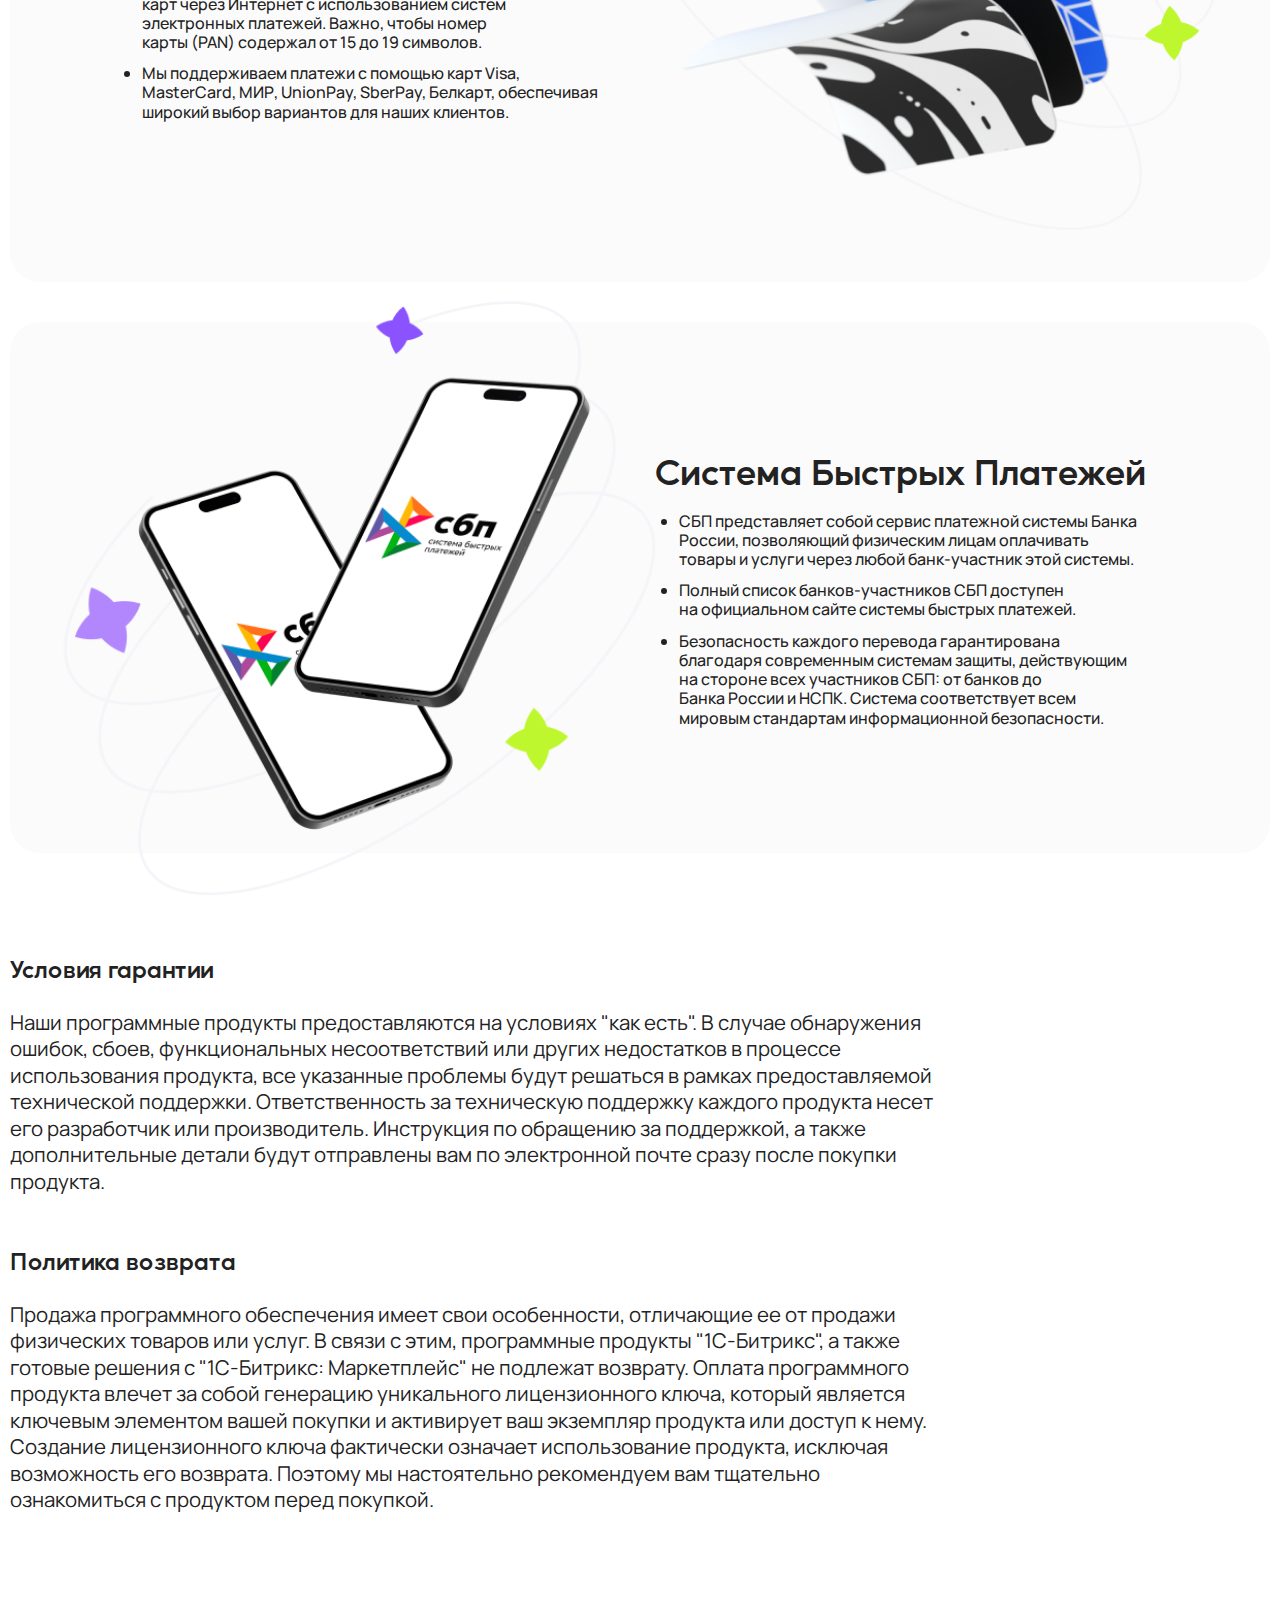
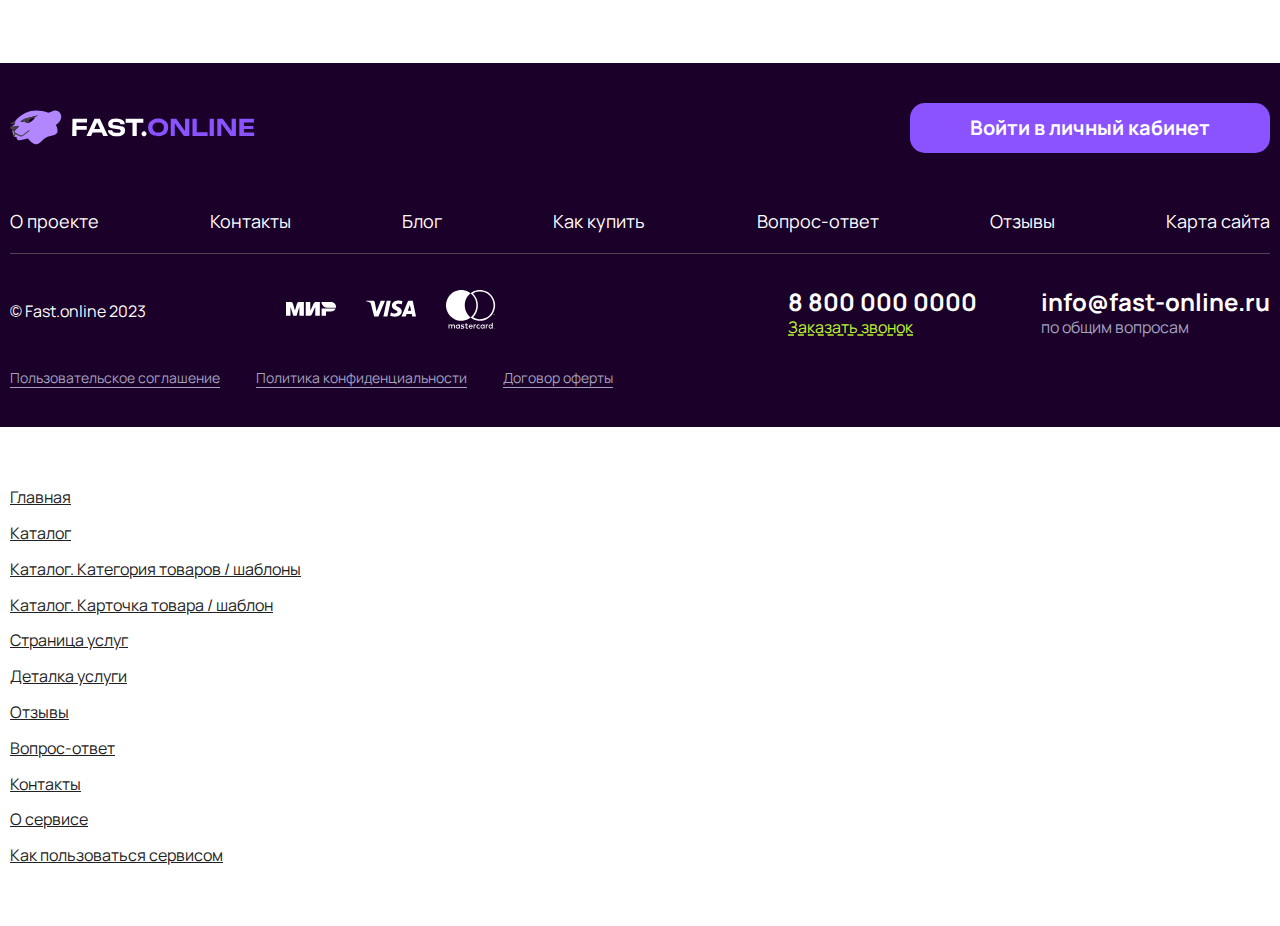
<file: site/fastonline_static-main/docs/howitwork.html>
<!DOCTYPE html>
<html lang="ru">
<head>
    <!DOCTYPE html>
<meta charset="UTF-8">
<meta http-equiv="X-UA-Compatible" content="IE=edge">
<meta name="viewport" content="width=device-width, initial-scale=1.0">
<link rel="apple-touch-icon" sizes="180x180" href="./assets/favicon/apple-touch-icon.png">
<link rel="icon" type="image/png" sizes="32x32" href="./assets/favicon/favicon-32x32.png">
<link rel="icon" type="image/png" sizes="194x194" href="./assets/favicon/favicon-194x194.png">
<link rel="icon" type="image/png" sizes="192x192" href="./assets/favicon/android-chrome-192x192.png">
<link rel="icon" type="image/png" sizes="16x16" href="./assets/favicon/favicon-16x16.png">
<link rel="manifest" href="./assets/favicon/site.webmanifest">
<link rel="mask-icon" href="./assets/favicon/safari-pinned-tab.svg" color="#5bbad5">
<meta name="msapplication-TileColor" content="#ffffff">
<meta name="msapplication-TileImage" content="/mstile-144x144.png">
<meta name="theme-color" content="#ffffff">
    <title>Как пользоваться сервисом</title>
<link href="./css/main.css" rel="stylesheet"></head>
<body class="body">
<div class="main-container">
    <header class="header">
  <div class="container">
    <div class="header__block header__top">
      <a class="logo header__logo" href="./">
        <img src="./assets/images/logo-fast-online.svg" alt="FASTonline">
      </a>
      <div class="search header__search mob-hidden">
        <form action="#">
          <label>
            <input type="search" placeholder="Поиск по сайту...">
          </label>
          <button class="search__button" type="submit">
            <svg class="search__button-icon">
              <use xlink:href="./assets/sprite.svg#icon-search"></use>
            </svg>
          </button>
        </form>
      </div>
      <div class="header__callback">
        <div class="header__callback-link">
          <a class="header__callback-text" href="tel:+78000000000">8 800 000 0000</a>
          <a class="header__callback-text-underline" data-fancybox href="#modalCallback">Заказать звонок</a>
        </div>
      </div>
      <div class="header__toolbar">
        <a class="header__toolbar-link" href="#">
          <svg class="header__toolbar-icon">
            <use xlink:href="./assets/sprite.svg#icon-fav"></use>
          </svg>
        </a>
        <div class="search header__search only-mobile">
          <form action="#">
            <label data-search-field-mobile>
              <input type="search" placeholder="Поиск по сайту...">
            </label>
            <button class="search__button" type="submit" tabindex="0" data-search-button-mobile>
              <svg class="search__button-icon">
                <use xlink:href="./assets/sprite.svg#icon-search"></use>
              </svg>
            </button>
          </form>
        </div>
        <a class="header__toolbar-link cart" href="#">
          <span class="cart__count">42</span>
          <svg class="header__toolbar-icon">
            <use xlink:href="./assets/sprite.svg#icon-cart"></use>
          </svg>
        </a>
      </div>
      <div class="header__account">
        <a class="button--light header__account-link" href="#">
          <span>Войти</span>
          <svg class="header__account-icon">
            <use xlink:href="./assets/sprite.svg#icon-enter"></use>
          </svg>
        </a>
      </div>
      <div class="header__menu-btn" data-toggle-menu>
        <span></span>
        <span></span>
        <span></span>
      </div>
    </div>
    <div class="header__block header__bottom menu-mobile" data-mobile-menu>
      <nav class="nav header__nav menu-mobile__nav">
        <ul class="nav__list menu-mobile__list">
          <li>
            <a class="nav__link nav__link--accent menu-mobile__link" href="#">
              <div class="nav__link-icon burger tab-hidden">
                <span></span>
                <span></span>
                <span></span>
              </div>
              <span>Каталог</span>
            </a>
            <svg class="menu-mobile__link-icon">
              <use xlink:href="./assets/sprite.svg#icon-arrow-extra-min"></use>
            </svg>
          </li>
          <li>
            <a class="nav__link menu-mobile__link" href="#">
              <span>Услуги</span>
            </a>
             <svg class="menu-mobile__link-icon">
              <use xlink:href="./assets/sprite.svg#icon-arrow-extra-min"></use>
            </svg>
          </li>
          <li>
            <a class="nav__link menu-mobile__link" href="#">
              <span>Новинки</span>
            </a>
             <svg class="menu-mobile__link-icon">
              <use xlink:href="./assets/sprite.svg#icon-arrow-extra-min"></use>
            </svg>
          </li>
          <li>
            <a class="nav__link menu-mobile__link" href="#">
              <span>Акции</span>
            </a>
             <svg class="menu-mobile__link-icon">
              <use xlink:href="./assets/sprite.svg#icon-arrow-extra-min"></use>
            </svg>
          </li>
          <li>
            <a class="nav__link menu-mobile__link" href="#">
              <span>Битрикс</span>
            </a>
             <svg class="menu-mobile__link-icon">
              <use xlink:href="./assets/sprite.svg#icon-arrow-extra-min"></use>
            </svg>
          </li>
          <li>
            <a class="nav__link menu-mobile__link" href="#">
              <span>Отзывы</span>
            </a>
             <svg class="menu-mobile__link-icon">
              <use xlink:href="./assets/sprite.svg#icon-arrow-extra-min"></use>
            </svg>
          </li>
          <li>
            <a class="nav__link menu-mobile__link" href="#">
              <span>Как купить</span>
            </a>
             <svg class="menu-mobile__link-icon">
              <use xlink:href="./assets/sprite.svg#icon-arrow-extra-min"></use>
            </svg>
          </li>
          <li>
            <a class="nav__link menu-mobile__link" href="#">
              <span>Портфолио</span>
            </a>
             <svg class="menu-mobile__link-icon">
              <use xlink:href="./assets/sprite.svg#icon-arrow-extra-min"></use>
            </svg>
          </li>
          <li>
            <a class="nav__link menu-mobile__link" href="#">
              <span>Вопрос-ответ</span>
            </a>
             <svg class="menu-mobile__link-icon">
              <use xlink:href="./assets/sprite.svg#icon-arrow-extra-min"></use>
            </svg>
          </li>
          <li>
            <a class="nav__link menu-mobile__link" href="#">
              <span>О проекте</span>
            </a>
             <svg class="menu-mobile__link-icon">
              <use xlink:href="./assets/sprite.svg#icon-arrow-extra-min"></use>
            </svg>
          </li>
          <li>
            <a class="nav__link menu-mobile__link" href="#">
              <span>Контакты</span>
            </a>
             <svg class="menu-mobile__link-icon">
              <use xlink:href="./assets/sprite.svg#icon-arrow-extra-min"></use>
            </svg>
          </li>
        </ul>
        <div class="menu-mobile__nav-bottom">
          <div class="header__account header__account--mobile">
            <a class="header__account-link" href="#">
              <span>Войти</span>
              <svg class="header__account-icon">
                <use xlink:href="./assets/sprite.svg#icon-enter"></use>
              </svg>
            </a>
          </div>
          <div class="header__callback header__callback--mobile">
            <div class="header__callback-link">
              <a class="header__callback-text" href="tel:+78000000000">8 800 000 0000</a>
              <a class="header__callback-text-underline" data-fancybox href="#modalCallback">Заказать звонок</a>
            </div>
          </div>
        </div>
      </nav>
    </div>
  </div>
</header>
    <main class="main">
        <section class="section mt-30 mb-30 mtm-15 mbm-20">
            <div class="container">
                <div class="breadcrumbs">
  <a class="breadcrumbs__link" href="./">Главная</a>
  <span class="breadcrumbs__curr-page">Каталог шаблонов</span>
</div>
            </div>
        </section>
        <section class="section mb-70">
            <div class="section__header section__header--centered mb-120 mbm-20">
                <div class="container">
                    <h1 class="title center mb-25">Как <span class="title title--accent">пользоваться</span> сервисом</h1>
                    <p class="title__subtitle title__subtitle--medium center">
                        В нашем маркетплейсе вы найдете широкий <br/> ассортимент готовых веб-сайтов и
                        интернет-магазинов <br/> для самых разнообразных направлений бизнеса.
                    </p>
                </div>
            </div>
        </section>
        <section class="section mb-270 mbm-0">
            <div class="container">
                <div class="promo-block promo-block--purple">
                    <picture class="promo-block__picture">
                        <img src="./assets/images/icon-line-curve.svg" alt="">
                    </picture>
                    <img class="promo-block__item" src="./assets/images/preview-1.png" alt="">
                    <img class="promo-block__item" src="./assets/images/preview-2.png" alt="">
                    <img class="promo-block__item" src="./assets/images/preview-3.png" alt="">
                </div>
            </div>
        </section>
        <section class="section section--color section--background pt-230 ptm-80 pbm-600 pb-240"
                 style="background-image: url('./assets/images/mockup.png')">
            <div class="container">
                <div class="columns">
                    <div class="columns__col--5 columns__col-laptop--6 columns__col-tab--12">
                        <div class="number mb-40 mbm-25" style="background-image: url('./assets/images/icon-curve.svg')">
                            <p class="number__text">1</p>
                        </div>
                        <h2 class="title title--small title--tablet">
                            Используйте <span class="title--accent">удобный фильтр</span>
                            в каждой категории, чтобы подобрать идеальный вариант, отталкиваясь от тематики, ценовой
                            категории и других важных критериев.
                        </h2>
                    </div>
                    <div class="columns__col--7 columns__col-laptop--6 columns__col-tab--12">
                        <img class="decor-picture" src="./assets/images/filter.png" alt="">
                    </div>
                </div>
            </div>
        </section>
        <section class="section pt-160 pb-160 ptm-90 pbm-90 section--background"
                 style="background-image: url('./assets/images/icon-curve-2.svg')">
            <div class="container mbt-40">
                <div class="columns">
                    <div class="columns__col--4 columns__col-tab--12">
                        <div class="number mb-40 mbm-25" style="background-image: url('./assets/images/icon-curve.svg')">
                            <p class="number__text">2</p>
                        </div>
                        <h2 class="title title--tablet title--extra-small mb-30">
                            Для интеграции и последующего управления приобретенным продуктом, вам потребуется платформа
                            управления контентом Битрикс, которая позволяет вносить изменения в ваш сайт или
                            интернет-магазин без глубоких знаний в программировании.
                        </h2>
                        <p class="text-small">
                            Подробности о каждом продукте, включая цену
                            и ссылку на демо-версию, а также совместимые версии Битрикс и условия покупки, вы найдете на
                            странице товара.
                        </p>
                    </div>
                    <div class="columns__col--4 tab-hidden">
                        <article class="article-product mt-160">
                            <picture class="article-product__picture article-product__picture--purple">
                                <img src="./assets/images/bitrix.png" alt="">
                            </picture>
                            <p class="article-product__detail">
                                Покупка только готового решения, предназначенная для пользователей, уже работающих на
                                платформе Битрикс с необходимым функционалом. Предлагается возможность покупки в
                                рассрочку на 12 месяцев без дополнительных переплат.
                            </p>
                        </article>
                    </div>
                    <div class="columns__col--4 tab-hidden">
                        <article class="article-product">
                            <picture class="article-product__picture article-product__picture--green">
                                <img src="./assets/images/bitrix.png" alt="">
                            </picture>
                            <p class="article-product__detail">
                                Приобретение полного комплекта для запуска, который включает в себя как выбранное
                                решение, так и необходимую версию Битрикс, с преимуществом получения скидки и бесплатной
                                установки.
                            </p>
                        </article>
                    </div>
                </div>
            </div>
            <div class="container only-tablet">
                <div class="columns">
                    <div class="columns__col--12">
                        <div class="slider slider--visible" data-slider data-slider-slides-tab="2">
                            <div class="swiper">
                                <div class="swiper-wrapper">
                                    <div class="swiper-slide">
                                        <article class="article-product mt-160 mtt-0">
                                            <picture class="article-product__picture article-product__picture--purple">
                                                <img src="./assets/images/bitrix.png" alt="">
                                            </picture>
                                            <p class="article-product__detail">
                                                Покупка только готового решения, предназначенная для пользователей, уже работающих на
                                                платформе Битрикс с необходимым функционалом. Предлагается возможность покупки в
                                                рассрочку на 12 месяцев без дополнительных переплат.
                                            </p>
                                        </article>
                                    </div>
                                    <div class="swiper-slide">
                                        <article class="article-product">
                                            <picture class="article-product__picture article-product__picture--green">
                                                <img src="./assets/images/bitrix.png" alt="">
                                            </picture>
                                            <p class="article-product__detail">
                                                Приобретение полного комплекта для запуска, который включает в себя как выбранное
                                                решение, так и необходимую версию Битрикс, с преимуществом получения скидки и бесплатной
                                                установки.
                                            </p>
                                        </article>
                                    </div>
                                </div>
                                <div class="slider__pagination" data-slider-pagination></div>
                            </div>
                        </div>
                    </div>
                </div>
            </div>
        </section>
        <section class="section section--color section--background pt-55 ptm-50 pb-55 pbm-50 mb-160 mbm-90"
                 style="background-image: url('./assets/images/icon-vortex.svg'); background-position: center right; background-size: contain">
            <div class="container">
                <div class="columns">
                    <div class="columns__col--5 columns__col-tab--12 order-tab--2 z-index-1">
                        <div class="number mb-40 mbt-375" style="background-image: url('./assets/images/icon-curve.svg')">
                            <p class="number__text">3</p>
                        </div>
                        <h2 class="title title--tablet title--extra-small mb-40">
                            Для оформления заказа добавьте товары в корзину
                            и просто нажмите на кнопку «Заказать»,
                            расположенную в правом верхнем углу страницы.<br/><br/>
                            Кроме того, наш маркетплейс предлагает услуги
                            по верстке, дизайну и SEO-продвижению, расширяя горизонты вашего бизнеса. И если вам нужны
                            готовые решения не только для Битрикс, но и для таких
                            платформ как WordPress, Joomla или Opencart,
                            вы обязательно найдете что-то подходящее у нас.
                        </h2>
                        <a class="button button--fill" href="#">Перейти в каталог</a>
                    </div>
                    <div class="columns__col--7 columns__col-tab--12 order-tab--1">
                        <img class="decor-picture-guide" src="./assets/images/payment-guide.png" alt="">
                    </div>
                </div>
            </div>
        </section>
        <section class="section mb-100">
            <div class="section__header section__header--centered mb-90 mbm-20">
                <div class="container">
                    <h1 class="title center mb-25">Способы <span class="title title--accent">оплаты</span></h1>
                    <p class="title__subtitle title__subtitle--medium center">
                        Мы стремимся предложить вам максимально<br/> удобные и безопасные способы оплаты.
                    </p>
                </div>
            </div>
            <div class="container">
                <article class="article-advantages pt-160 ptm-20 pb-160 pbm-215 mb-40 mbm-140">
                    <div class="columns">
                        <div class="columns__col--1 tab-hidden"></div>
                        <div class="columns__col--5 columns__col-tab--12">
                            <div class="article-advantages__detail">
                                <div class="payment-types mb-50 mbm-20">
                                    <div class="payment-types__item">
                                        <img src="./assets/images/logo-visa.png" alt="">
                                    </div>
                                    <div class="payment-types__item">
                                        <img src="./assets/images/logo-mastercard.png" alt="">
                                    </div>
                                    <div class="payment-types__item">
                                        <img src="./assets/images/logo-sber.png" alt="">
                                    </div>
                                    <div class="payment-types__item">
                                        <img src="./assets/images/logo-mir.png" alt="">
                                    </div>
                                    <div class="payment-types__item">
                                        <img src="./assets/images/logo-union.png" alt="">
                                    </div>
                                </div>
                                <h2 class="article-advantages__title title title--small">Банковские карты</h2>
                                <ul class="article-advantages__list">
                                    <li class="article-advantages__item">
                                        Оплатить заказ можно с помощью банковских карт через Интернет с использованием
                                        систем электронных платежей. Важно, чтобы номер карты (PAN) содержал от 15 до 19
                                        символов.
                                    </li>
                                    <li class="article-advantages__item">
                                        Мы поддерживаем платежи с помощью карт Visa, MasterCard, МИР, UnionPay, SberPay,
                                        Белкарт, обеспечивая широкий выбор вариантов для наших клиентов.
                                    </li>
                                </ul>
                            </div>
                        </div>
                        <div class="columns__col--6 columns__col-tab--12">
                            <img class="article-advantages__img" src="./assets/images/cards.png" alt=""
                                 style="right: 0">
                        </div>
                    </div>
                </article>
                <article class="article-advantages pt-125 ptm-20 pb-125 pbm-260 mb-40">
                    <div class="columns">
                        <div class="columns__col--6 columns__col-tab--12 order-tab--2">
                            <img class="article-advantages__img article-advantages__img--second" src="./assets/images/sbp.png" alt=""
                                 style="left: 0;">
                        </div>
                        <div class="columns__col--5  columns__col-tab--12 order-tab--1">
                            <div class="article-advantages__detail">
                                <h2 class="article-advantages__title title title--small">Система Быстрых Платежей</h2>
                                <ul class="article-advantages__list">
                                    <li class="article-advantages__item">
                                        СБП представляет собой сервис платежной системы Банка России, позволяющий
                                        физическим лицам оплачивать товары и услуги через любой банк-участник этой
                                        системы.
                                    </li>
                                    <li class="article-advantages__item">
                                        Полный список банков-участников СБП доступен на официальном сайте системы
                                        быстрых платежей.
                                    </li>
                                    <li class="article-advantages__item">
                                        Безопасность каждого перевода гарантирована благодаря современным системам
                                        защиты, действующим на стороне всех участников СБП: от банков до Банка России и
                                        НСПК. Система соответствует всем мировым стандартам информационной безопасности.
                                    </li>
                                </ul>
                            </div>
                        </div>
                    </div>
                </article>
            </div>
        </section>
        <section class="section mb-150">
            <div class="container">
                <div class="columns">
                    <div class="columns__col--9 columns__col-laptop-min--12">
                        <h3 class="title title--extra-small mb-25">Условия гарантии</h3>
                        <p class="title__subtitle mb-50">
                            Наши программные продукты предоставляются на условиях "как есть". В случае обнаружения
                            ошибок, сбоев, функциональных несоответствий или других недостатков в процессе использования
                            продукта, все указанные проблемы будут решаться в рамках предоставляемой технической
                            поддержки. Ответственность за техническую поддержку каждого продукта несет его разработчик
                            или производитель. Инструкция по обращению за поддержкой, а также дополнительные детали
                            будут отправлены вам по электронной почте сразу после покупки продукта.
                        </p>
                        <h3 class="title title--extra-small mb-25">Политика возврата</h3>
                        <p class="title__subtitle">
                            Продажа программного обеспечения имеет свои особенности, отличающие ее от продажи физических
                            товаров или услуг. В связи с этим, программные продукты "1C-Битрикс", а также готовые
                            решения с "1C-Битрикс: Маркетплейс" не подлежат возврату.
                            Оплата программного продукта влечет за собой генерацию уникального лицензионного ключа,
                            который является ключевым элементом вашей покупки и активирует ваш экземпляр продукта или
                            доступ к нему. Создание лицензионного ключа фактически означает использование продукта,
                            исключая возможность его возврата. Поэтому мы настоятельно рекомендуем вам тщательно
                            ознакомиться с продуктом перед покупкой.
                        </p>
                    </div>
                </div>
            </div>
        </section>
    </main>
    <footer class="footer">
  <div class="container">
    <div class="footer__top">
      <a class="logo footer__logo" href="./">
        <img src="./assets/images/logo-fast-online-light.svg" alt="FASTonline">
      </a>
        <div class="footer__copyright only-mobile">
          &#169; Fast.online 2023
        </div>
      <nav class="nav footer__nav">
        <ul class="nav__list footer__nav-list">
          <li>
            <a class="nav__link" href="#">
              <span>О проекте</span>
            </a>
          </li>
          <li>
            <a class="nav__link" href="#">
              <span>Контакты</span>
            </a>
          </li>
          <li>
            <a class="nav__link" href="#">
              <span>Блог</span>
            </a>
          </li>
          <li>
            <a class="nav__link" href="#">
              <span>Как купить</span>
            </a>
          </li>
          <li>
            <a class="nav__link" href="#">
              <span>Вопрос-ответ</span>
            </a>
          </li>
          <li>
            <a class="nav__link" href="#">
              <span>Отзывы</span>
            </a>
          </li>
          <li>
            <a class="nav__link" href="#">
              <span>Карта сайта</span>
            </a>
          </li>
        </ul>
      </nav>
      <a class="button button--fill footer__top-button" href="#" target="_blank">Войти в личный кабинет</a>
    </div>
    <div class="footer__bottom">
      <div class="footer__bottom-block">
        <div class="footer__copyright mob-hidden">
          &#169; Fast.online 2023
        </div>
        <div class="footer__pay-block">
          <a class="footer__pay-block-link" href="#">
            <svg>
              <use xlink:href="./assets/sprite.svg#icon-mir"></use>
            </svg>
          </a>
          <a class="footer__pay-block-link" href="#">
            <svg>
              <use xlink:href="./assets/sprite.svg#icon-visa"></use>
            </svg>
          </a>
          <a class="footer__pay-block-link" href="#">
            <svg>
              <use xlink:href="./assets/sprite.svg#icon-mastercard"></use>
            </svg>
          </a>
        </div>
      </div>
      <div class="footer__bottom-block">
        <div class="footer__contacts">
          <div class="footer__contacts-item">
            <a class="footer__contacts-text-bold" href="tel:+78000000000">8 800 000 0000</a>
            <a class="footer__contacts-text footer__contacts-text--accent" data-fancybox href="#modalCallback">Заказать звонок</a>
          </div>
          <a class="footer__contacts-item" href="mailto:info@fast-online.ru">
            <p class="footer__contacts-text-bold">info@fast-online.ru</p>
            <p class="footer__contacts-text">по общим вопросам</p>
          </a>
        </div>
      </div>
    </div>
    <div class="footer__info">
      <a class="footer__info-link" href="#">Пользовательское соглашение</a>
      <a class="footer__info-link" href="#">Политика конфиденциальности</a>
      <a class="footer__info-link" href="#">Договор оферты</a>
    </div>
  </div>
</footer>
<button class="back-to-top" type="button" data-top>
  <svg class="back-to-top__icon">
    <use xlink:href="./assets/sprite.svg#icon-arrow-extra-min"></use>
  </svg>
  <span class="back-to-top__text">Наверх</span>
</button>
<div hidden="hidden">
  <div class="modal" id="modalCallback">
    <button class="modal__close" type="button" data-fancybox-close>
      <svg class="modal__close-icon">
        <use xlink:href="./assets/sprite.svg#icon-close"></use>
      </svg>
    </button>
    <div class="modal__inner">
      <div class="modal__title">Заказать обратный звонок</div>
      <form class="form" action="#" data-form>
        <div class="form__block">
          <label>
            <input type="text" placeholder="Имя Отчество" name="name">
            <span>Имя Отчество</span>
          </label>
          <label>
            <input type="email" placeholder="Email" name="email">
            <span>Email</span>
          </label>
          <label>
            <input type="tel" placeholder="Телефон" name="phone" data-tel>
            <span>Телефон</span>
          </label>
          <label>
            <textarea placeholder=""></textarea>
            <span>Комментарий...</span>
          </label>
        </div>
        <div class="form__block form__bottom">
          <div class="form__agreement">
            <label>
              <input type="checkbox" name="agreement" data-form-agreement>
            </label>
            <div class="">Соглашаюсь на обработку моих персональных данных в соответствии с <a href="#">Политикой
              конфиденциальности</a>
              и принимаю условия <a href="#">Пользовательского соглашения</a>
            </div>
          </div>
          <button class="button button--fill button--full-wide" type="submit" disabled="disabled" data-form-submit>
            Отправить
          </button>
        </div>
        <div class="modal__msg" data-form-success>
          <div class="modal__msg-content">
            <svg class="modal__msg-icon">
              <use xlink:href="./assets/sprite.svg#icon-success"></use>
            </svg>
            <div class="modal__msg-text">
              Сообщение успешно отправлено!
            </div>
          </div>

        </div>
        <div class="modal__msg" data-form-error>
          <div class="modal__msg-content">
            <svg class="modal__msg-icon">
              <use xlink:href="./assets/sprite.svg#icon-error"></use>
            </svg>
            <div class="modal__msg-text">
              Упс! Что-то пошло не так, пожалуйста, попробуйте ещё раз.
            </div>
          </div>

        </div>
      </form>
    </div>
  </div>
  <div class="modal" id="modalRewiew">
    <button class="modal__close" type="button" data-fancybox-close>
      <svg class="modal__close-icon">
        <use xlink:href="./assets/sprite.svg#icon-close"></use>
      </svg>
    </button>
    <div class="modal__inner">
      <div class="modal__title">Оставить отзыв</div>
      <form class="form" action="#" data-form>
        <div class="form__block">
          <label>
            <input type="text" placeholder="Имя Отчество" name="name">
            <span>Имя Отчество</span>
          </label>
          <label>
            <input type="email" placeholder="Email" name="email">
            <span>Email</span>
          </label>
          <label>
            <textarea placeholder=""></textarea>
            <span>Комментарий...</span>
          </label>
        </div>
        <div class="form__block form__bottom">
          <div class="form__agreement">
            <label>
              <input type="checkbox" name="agreement" data-form-agreement>
            </label>
            <div class="">Соглашаюсь на обработку моих персональных данных в соответствии с <a href="#">Политикой
              конфиденциальности</a>
              и принимаю условия <a href="#">Пользовательского соглашения</a>
            </div>
          </div>
          <button class="button button--fill button--full-wide" type="submit" disabled="disabled" data-form-submit>
            Отправить
          </button>
        </div>
        <div class="modal__msg" data-form-success>
          <div class="modal__msg-content">
            <svg class="modal__msg-icon">
              <use xlink:href="./assets/sprite.svg#icon-success"></use>
            </svg>
            <div class="modal__msg-text">
              Сообщение успешно отправлено!
            </div>
          </div>

        </div>
        <div class="modal__msg" data-form-error>
          <div class="modal__msg-content">
            <svg class="modal__msg-icon">
              <use xlink:href="./assets/sprite.svg#icon-error"></use>
            </svg>
            <div class="modal__msg-text">
              Упс! Что-то пошло не так, пожалуйста, попробуйте ещё раз.
            </div>
          </div>

        </div>
      </form>
    </div>
  </div>
</div>
    <!-- Это временная секция, здесь ссылки на все страницы. На продакшене ее не будет -->
<section class="section">
  <div class="container">
    <style>
        .temp {
            gap: 15px;
            display: flex;
            flex-direction: column;
            flex-wrap: wrap;
            padding: 60px 0;
        }

        .temp__link {
            color: inherit;
            font-size: 16px;
            text-decoration: underline;
        }

        .temp__link:hover {
            text-decoration: none;
        }
    </style>
    <div class="temp">
      <a href="./index.html" class="temp__link">Главная</a>
      <a href="./catalog.html" class="temp__link">Каталог</a>
      <a href="./catalog-category.html" class="temp__link">Каталог. Категория товаров / шаблоны</a>
      <a href="./catalog-detail.html" class="temp__link">Каталог. Карточка товара / шаблон</a>
      <a href="./services.html" class="temp__link">Страница услуг</a>
      <a href="./services-detail.html" class="temp__link">Деталка услуги</a>
      <a href="./reviews.html" class="temp__link">Отзывы</a>
      <a href="./faq.html" class="temp__link">Вопрос-ответ</a>
      <a href="./contacts.html" class="temp__link">Контакты</a>
      <a href="./about-service.html" class="temp__link">О сервисе</a>
      <a href="./howitwork.html" class="temp__link">Как пользоваться сервисом</a>
    </div>
  </div>
</section>
</div>
<script defer src="js/bundle.js"></script></body>
</html>
</file>
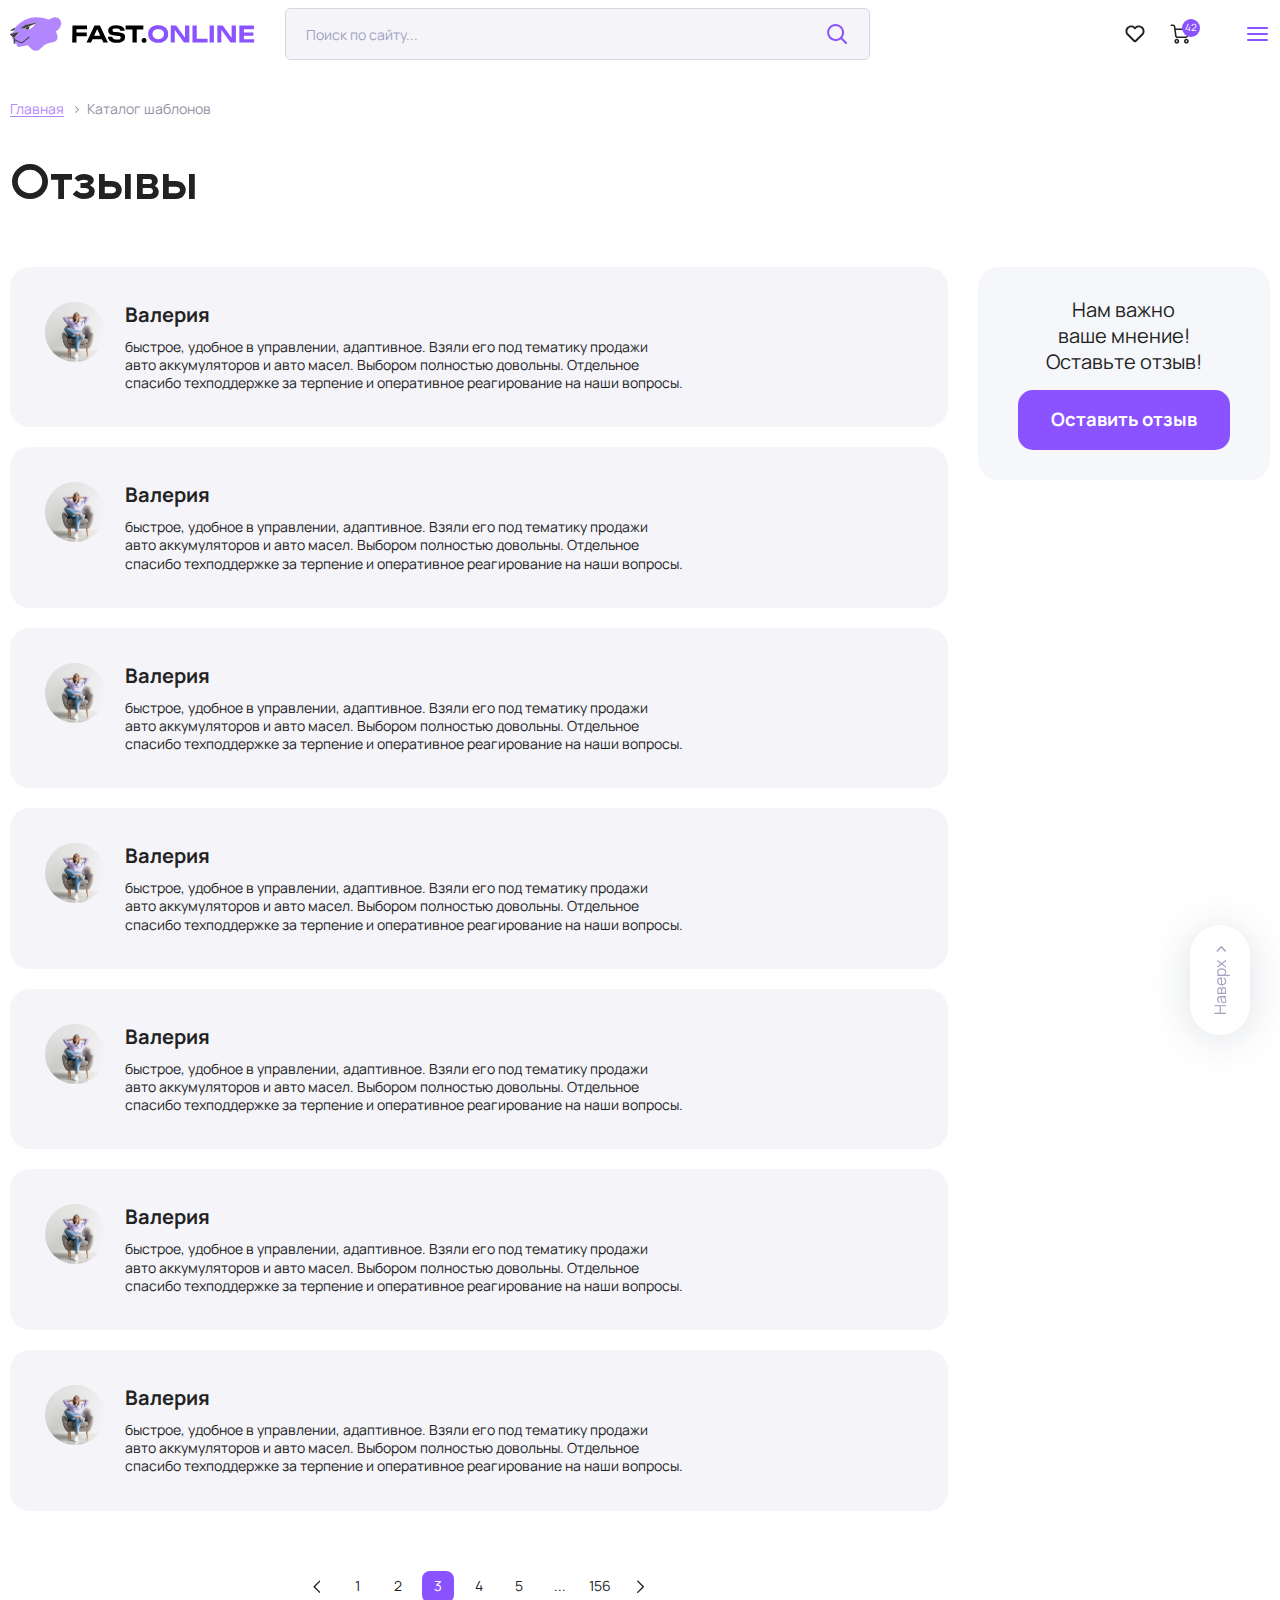
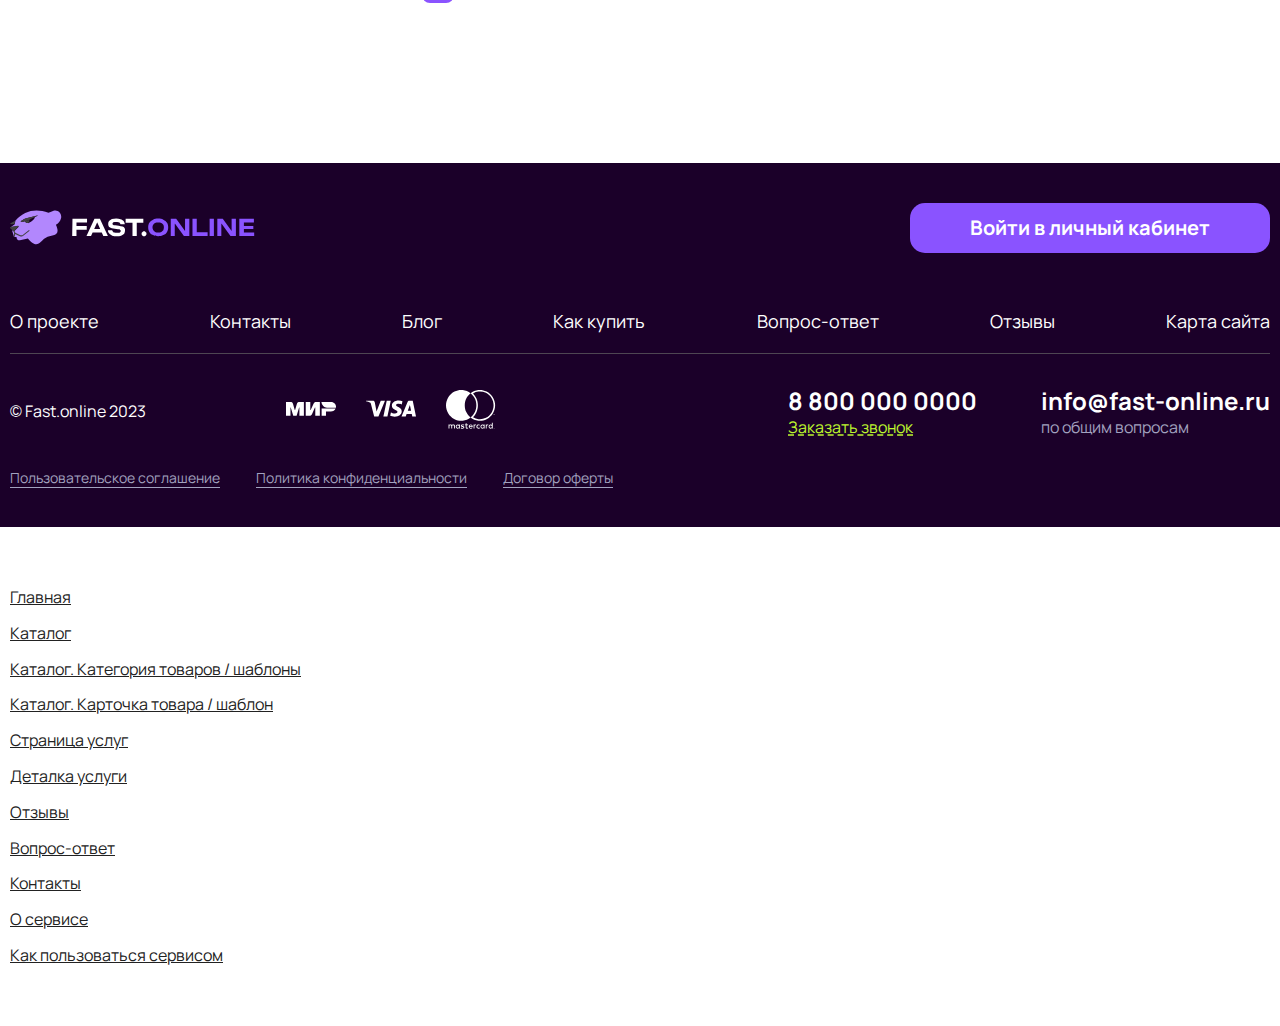
<file: site/fastonline_static-main/docs/reviews.html>
<!DOCTYPE html>
<html lang="ru">
<head>
  <!DOCTYPE html>
<meta charset="UTF-8">
<meta http-equiv="X-UA-Compatible" content="IE=edge">
<meta name="viewport" content="width=device-width, initial-scale=1.0">
<link rel="apple-touch-icon" sizes="180x180" href="./assets/favicon/apple-touch-icon.png">
<link rel="icon" type="image/png" sizes="32x32" href="./assets/favicon/favicon-32x32.png">
<link rel="icon" type="image/png" sizes="194x194" href="./assets/favicon/favicon-194x194.png">
<link rel="icon" type="image/png" sizes="192x192" href="./assets/favicon/android-chrome-192x192.png">
<link rel="icon" type="image/png" sizes="16x16" href="./assets/favicon/favicon-16x16.png">
<link rel="manifest" href="./assets/favicon/site.webmanifest">
<link rel="mask-icon" href="./assets/favicon/safari-pinned-tab.svg" color="#5bbad5">
<meta name="msapplication-TileColor" content="#ffffff">
<meta name="msapplication-TileImage" content="/mstile-144x144.png">
<meta name="theme-color" content="#ffffff">
  <title>Отзывы </title>
<link href="./css/main.css" rel="stylesheet"></head>
<body class="body">
<div class="main-container">
  <header class="header">
  <div class="container">
    <div class="header__block header__top">
      <a class="logo header__logo" href="./">
        <img src="./assets/images/logo-fast-online.svg" alt="FASTonline">
      </a>
      <div class="search header__search mob-hidden">
        <form action="#">
          <label>
            <input type="search" placeholder="Поиск по сайту...">
          </label>
          <button class="search__button" type="submit">
            <svg class="search__button-icon">
              <use xlink:href="./assets/sprite.svg#icon-search"></use>
            </svg>
          </button>
        </form>
      </div>
      <div class="header__callback">
        <div class="header__callback-link">
          <a class="header__callback-text" href="tel:+78000000000">8 800 000 0000</a>
          <a class="header__callback-text-underline" data-fancybox href="#modalCallback">Заказать звонок</a>
        </div>
      </div>
      <div class="header__toolbar">
        <a class="header__toolbar-link" href="#">
          <svg class="header__toolbar-icon">
            <use xlink:href="./assets/sprite.svg#icon-fav"></use>
          </svg>
        </a>
        <div class="search header__search only-mobile">
          <form action="#">
            <label data-search-field-mobile>
              <input type="search" placeholder="Поиск по сайту...">
            </label>
            <button class="search__button" type="submit" tabindex="0" data-search-button-mobile>
              <svg class="search__button-icon">
                <use xlink:href="./assets/sprite.svg#icon-search"></use>
              </svg>
            </button>
          </form>
        </div>
        <a class="header__toolbar-link cart" href="#">
          <span class="cart__count">42</span>
          <svg class="header__toolbar-icon">
            <use xlink:href="./assets/sprite.svg#icon-cart"></use>
          </svg>
        </a>
      </div>
      <div class="header__account">
        <a class="button--light header__account-link" href="#">
          <span>Войти</span>
          <svg class="header__account-icon">
            <use xlink:href="./assets/sprite.svg#icon-enter"></use>
          </svg>
        </a>
      </div>
      <div class="header__menu-btn" data-toggle-menu>
        <span></span>
        <span></span>
        <span></span>
      </div>
    </div>
    <div class="header__block header__bottom menu-mobile" data-mobile-menu>
      <nav class="nav header__nav menu-mobile__nav">
        <ul class="nav__list menu-mobile__list">
          <li>
            <a class="nav__link nav__link--accent menu-mobile__link" href="#">
              <div class="nav__link-icon burger tab-hidden">
                <span></span>
                <span></span>
                <span></span>
              </div>
              <span>Каталог</span>
            </a>
            <svg class="menu-mobile__link-icon">
              <use xlink:href="./assets/sprite.svg#icon-arrow-extra-min"></use>
            </svg>
          </li>
          <li>
            <a class="nav__link menu-mobile__link" href="#">
              <span>Услуги</span>
            </a>
             <svg class="menu-mobile__link-icon">
              <use xlink:href="./assets/sprite.svg#icon-arrow-extra-min"></use>
            </svg>
          </li>
          <li>
            <a class="nav__link menu-mobile__link" href="#">
              <span>Новинки</span>
            </a>
             <svg class="menu-mobile__link-icon">
              <use xlink:href="./assets/sprite.svg#icon-arrow-extra-min"></use>
            </svg>
          </li>
          <li>
            <a class="nav__link menu-mobile__link" href="#">
              <span>Акции</span>
            </a>
             <svg class="menu-mobile__link-icon">
              <use xlink:href="./assets/sprite.svg#icon-arrow-extra-min"></use>
            </svg>
          </li>
          <li>
            <a class="nav__link menu-mobile__link" href="#">
              <span>Битрикс</span>
            </a>
             <svg class="menu-mobile__link-icon">
              <use xlink:href="./assets/sprite.svg#icon-arrow-extra-min"></use>
            </svg>
          </li>
          <li>
            <a class="nav__link menu-mobile__link" href="#">
              <span>Отзывы</span>
            </a>
             <svg class="menu-mobile__link-icon">
              <use xlink:href="./assets/sprite.svg#icon-arrow-extra-min"></use>
            </svg>
          </li>
          <li>
            <a class="nav__link menu-mobile__link" href="#">
              <span>Как купить</span>
            </a>
             <svg class="menu-mobile__link-icon">
              <use xlink:href="./assets/sprite.svg#icon-arrow-extra-min"></use>
            </svg>
          </li>
          <li>
            <a class="nav__link menu-mobile__link" href="#">
              <span>Портфолио</span>
            </a>
             <svg class="menu-mobile__link-icon">
              <use xlink:href="./assets/sprite.svg#icon-arrow-extra-min"></use>
            </svg>
          </li>
          <li>
            <a class="nav__link menu-mobile__link" href="#">
              <span>Вопрос-ответ</span>
            </a>
             <svg class="menu-mobile__link-icon">
              <use xlink:href="./assets/sprite.svg#icon-arrow-extra-min"></use>
            </svg>
          </li>
          <li>
            <a class="nav__link menu-mobile__link" href="#">
              <span>О проекте</span>
            </a>
             <svg class="menu-mobile__link-icon">
              <use xlink:href="./assets/sprite.svg#icon-arrow-extra-min"></use>
            </svg>
          </li>
          <li>
            <a class="nav__link menu-mobile__link" href="#">
              <span>Контакты</span>
            </a>
             <svg class="menu-mobile__link-icon">
              <use xlink:href="./assets/sprite.svg#icon-arrow-extra-min"></use>
            </svg>
          </li>
        </ul>
        <div class="menu-mobile__nav-bottom">
          <div class="header__account header__account--mobile">
            <a class="header__account-link" href="#">
              <span>Войти</span>
              <svg class="header__account-icon">
                <use xlink:href="./assets/sprite.svg#icon-enter"></use>
              </svg>
            </a>
          </div>
          <div class="header__callback header__callback--mobile">
            <div class="header__callback-link">
              <a class="header__callback-text" href="tel:+78000000000">8 800 000 0000</a>
              <a class="header__callback-text-underline" data-fancybox href="#modalCallback">Заказать звонок</a>
            </div>
          </div>
        </div>
      </nav>
    </div>
  </div>
</header>
  <main class="main">
    <section class="section mt-30 mb-30 mtm-15 mbm-20">
      <div class="container">
        <div class="breadcrumbs">
  <a class="breadcrumbs__link" href="./">Главная</a>
  <span class="breadcrumbs__curr-page">Каталог шаблонов</span>
</div>
      </div>
    </section>
    <section class="section mb-160 mbm-30">
      <div class="container">
        <div class="section__header mb-55 mbm-20">
          <h1 class="title">Отзывы</h1>
        </div>
        <div class="columns">
          <div class="columns__col--9 columns__col-laptop-min--12 order-laptop-min--2">
            <div class="reviews mb-60 mbm-20">
              <article class="card-review">
  <picture class="card-review__picture">
    <img src="./assets/images/img-2.jpg" alt="">
  </picture>
  <div class="card-review__content">
    <div class="card-review__text-bold">Валерия</div>
    <div class="card-review__text">быстрое, удобное в управлении, адаптивное. Взяли его под тематику
      продажи авто аккумуляторов и авто масел. Выбором полностью довольны. Отдельное спасибо техподдержке
      за терпение и оперативное реагирование на наши вопросы.
    </div>
  </div>
</article>
              <article class="card-review">
  <picture class="card-review__picture">
    <img src="./assets/images/img-2.jpg" alt="">
  </picture>
  <div class="card-review__content">
    <div class="card-review__text-bold">Валерия</div>
    <div class="card-review__text">быстрое, удобное в управлении, адаптивное. Взяли его под тематику
      продажи авто аккумуляторов и авто масел. Выбором полностью довольны. Отдельное спасибо техподдержке
      за терпение и оперативное реагирование на наши вопросы.
    </div>
  </div>
</article>
              <article class="card-review">
  <picture class="card-review__picture">
    <img src="./assets/images/img-2.jpg" alt="">
  </picture>
  <div class="card-review__content">
    <div class="card-review__text-bold">Валерия</div>
    <div class="card-review__text">быстрое, удобное в управлении, адаптивное. Взяли его под тематику
      продажи авто аккумуляторов и авто масел. Выбором полностью довольны. Отдельное спасибо техподдержке
      за терпение и оперативное реагирование на наши вопросы.
    </div>
  </div>
</article>
              <article class="card-review">
  <picture class="card-review__picture">
    <img src="./assets/images/img-2.jpg" alt="">
  </picture>
  <div class="card-review__content">
    <div class="card-review__text-bold">Валерия</div>
    <div class="card-review__text">быстрое, удобное в управлении, адаптивное. Взяли его под тематику
      продажи авто аккумуляторов и авто масел. Выбором полностью довольны. Отдельное спасибо техподдержке
      за терпение и оперативное реагирование на наши вопросы.
    </div>
  </div>
</article>
              <article class="card-review">
  <picture class="card-review__picture">
    <img src="./assets/images/img-2.jpg" alt="">
  </picture>
  <div class="card-review__content">
    <div class="card-review__text-bold">Валерия</div>
    <div class="card-review__text">быстрое, удобное в управлении, адаптивное. Взяли его под тематику
      продажи авто аккумуляторов и авто масел. Выбором полностью довольны. Отдельное спасибо техподдержке
      за терпение и оперативное реагирование на наши вопросы.
    </div>
  </div>
</article>
              <article class="card-review">
  <picture class="card-review__picture">
    <img src="./assets/images/img-2.jpg" alt="">
  </picture>
  <div class="card-review__content">
    <div class="card-review__text-bold">Валерия</div>
    <div class="card-review__text">быстрое, удобное в управлении, адаптивное. Взяли его под тематику
      продажи авто аккумуляторов и авто масел. Выбором полностью довольны. Отдельное спасибо техподдержке
      за терпение и оперативное реагирование на наши вопросы.
    </div>
  </div>
</article>
              <article class="card-review">
  <picture class="card-review__picture">
    <img src="./assets/images/img-2.jpg" alt="">
  </picture>
  <div class="card-review__content">
    <div class="card-review__text-bold">Валерия</div>
    <div class="card-review__text">быстрое, удобное в управлении, адаптивное. Взяли его под тематику
      продажи авто аккумуляторов и авто масел. Выбором полностью довольны. Отдельное спасибо техподдержке
      за терпение и оперативное реагирование на наши вопросы.
    </div>
  </div>
</article>
            </div>
            <div class="tab-hidden">
              <nav class="pagination centered">
  <a class="pagination__item pagination__btn pagination__btn-prev" href="#">
    <svg>
      <use xlink:href="./assets/sprite.svg#icon-pagination"></use>
    </svg>
  </a>
  <a class="pagination__item" href="#">1</a>
  <a class="pagination__item" href="#">2</a>
  <a class="pagination__item active" href="#">3</a>
  <a class="pagination__item" href="#">4</a>
  <a class="pagination__item" href="#">5</a>
  <span class="pagination__item">...</span>
  <a class="pagination__item" href="#">156</a>
  <a class="pagination__item pagination__btn pagination__btn-next" href="#">
    <svg>
      <use xlink:href="./assets/sprite.svg#icon-pagination"></use>
    </svg>
  </a>
</nav>
            </div>
            <div class="tab-visible">
              <button class="button button--fill centered">Показать еще +10</button>
            </div>
          </div>
          <div class="columns__col--3 columns__col-laptop-min--12 order-laptop-min--1">
            <div class="review-sticky-card">
              <div class="review-sticky-card__text">Нам важно ваше мнение! Оставьте отзыв!</div>
              <button class="button order-laptop button--fill review-sticky-card__button" type="button" data-fancybox
                      data-src="#modalRewiew">Оставить отзыв
              </button>
            </div>
          </div>
        </div>
      </div>
    </section>

  </main>
  <footer class="footer">
  <div class="container">
    <div class="footer__top">
      <a class="logo footer__logo" href="./">
        <img src="./assets/images/logo-fast-online-light.svg" alt="FASTonline">
      </a>
        <div class="footer__copyright only-mobile">
          &#169; Fast.online 2023
        </div>
      <nav class="nav footer__nav">
        <ul class="nav__list footer__nav-list">
          <li>
            <a class="nav__link" href="#">
              <span>О проекте</span>
            </a>
          </li>
          <li>
            <a class="nav__link" href="#">
              <span>Контакты</span>
            </a>
          </li>
          <li>
            <a class="nav__link" href="#">
              <span>Блог</span>
            </a>
          </li>
          <li>
            <a class="nav__link" href="#">
              <span>Как купить</span>
            </a>
          </li>
          <li>
            <a class="nav__link" href="#">
              <span>Вопрос-ответ</span>
            </a>
          </li>
          <li>
            <a class="nav__link" href="#">
              <span>Отзывы</span>
            </a>
          </li>
          <li>
            <a class="nav__link" href="#">
              <span>Карта сайта</span>
            </a>
          </li>
        </ul>
      </nav>
      <a class="button button--fill footer__top-button" href="#" target="_blank">Войти в личный кабинет</a>
    </div>
    <div class="footer__bottom">
      <div class="footer__bottom-block">
        <div class="footer__copyright mob-hidden">
          &#169; Fast.online 2023
        </div>
        <div class="footer__pay-block">
          <a class="footer__pay-block-link" href="#">
            <svg>
              <use xlink:href="./assets/sprite.svg#icon-mir"></use>
            </svg>
          </a>
          <a class="footer__pay-block-link" href="#">
            <svg>
              <use xlink:href="./assets/sprite.svg#icon-visa"></use>
            </svg>
          </a>
          <a class="footer__pay-block-link" href="#">
            <svg>
              <use xlink:href="./assets/sprite.svg#icon-mastercard"></use>
            </svg>
          </a>
        </div>
      </div>
      <div class="footer__bottom-block">
        <div class="footer__contacts">
          <div class="footer__contacts-item">
            <a class="footer__contacts-text-bold" href="tel:+78000000000">8 800 000 0000</a>
            <a class="footer__contacts-text footer__contacts-text--accent" data-fancybox href="#modalCallback">Заказать звонок</a>
          </div>
          <a class="footer__contacts-item" href="mailto:info@fast-online.ru">
            <p class="footer__contacts-text-bold">info@fast-online.ru</p>
            <p class="footer__contacts-text">по общим вопросам</p>
          </a>
        </div>
      </div>
    </div>
    <div class="footer__info">
      <a class="footer__info-link" href="#">Пользовательское соглашение</a>
      <a class="footer__info-link" href="#">Политика конфиденциальности</a>
      <a class="footer__info-link" href="#">Договор оферты</a>
    </div>
  </div>
</footer>
<button class="back-to-top" type="button" data-top>
  <svg class="back-to-top__icon">
    <use xlink:href="./assets/sprite.svg#icon-arrow-extra-min"></use>
  </svg>
  <span class="back-to-top__text">Наверх</span>
</button>
<div hidden="hidden">
  <div class="modal" id="modalCallback">
    <button class="modal__close" type="button" data-fancybox-close>
      <svg class="modal__close-icon">
        <use xlink:href="./assets/sprite.svg#icon-close"></use>
      </svg>
    </button>
    <div class="modal__inner">
      <div class="modal__title">Заказать обратный звонок</div>
      <form class="form" action="#" data-form>
        <div class="form__block">
          <label>
            <input type="text" placeholder="Имя Отчество" name="name">
            <span>Имя Отчество</span>
          </label>
          <label>
            <input type="email" placeholder="Email" name="email">
            <span>Email</span>
          </label>
          <label>
            <input type="tel" placeholder="Телефон" name="phone" data-tel>
            <span>Телефон</span>
          </label>
          <label>
            <textarea placeholder=""></textarea>
            <span>Комментарий...</span>
          </label>
        </div>
        <div class="form__block form__bottom">
          <div class="form__agreement">
            <label>
              <input type="checkbox" name="agreement" data-form-agreement>
            </label>
            <div class="">Соглашаюсь на обработку моих персональных данных в соответствии с <a href="#">Политикой
              конфиденциальности</a>
              и принимаю условия <a href="#">Пользовательского соглашения</a>
            </div>
          </div>
          <button class="button button--fill button--full-wide" type="submit" disabled="disabled" data-form-submit>
            Отправить
          </button>
        </div>
        <div class="modal__msg" data-form-success>
          <div class="modal__msg-content">
            <svg class="modal__msg-icon">
              <use xlink:href="./assets/sprite.svg#icon-success"></use>
            </svg>
            <div class="modal__msg-text">
              Сообщение успешно отправлено!
            </div>
          </div>

        </div>
        <div class="modal__msg" data-form-error>
          <div class="modal__msg-content">
            <svg class="modal__msg-icon">
              <use xlink:href="./assets/sprite.svg#icon-error"></use>
            </svg>
            <div class="modal__msg-text">
              Упс! Что-то пошло не так, пожалуйста, попробуйте ещё раз.
            </div>
          </div>

        </div>
      </form>
    </div>
  </div>
  <div class="modal" id="modalRewiew">
    <button class="modal__close" type="button" data-fancybox-close>
      <svg class="modal__close-icon">
        <use xlink:href="./assets/sprite.svg#icon-close"></use>
      </svg>
    </button>
    <div class="modal__inner">
      <div class="modal__title">Оставить отзыв</div>
      <form class="form" action="#" data-form>
        <div class="form__block">
          <label>
            <input type="text" placeholder="Имя Отчество" name="name">
            <span>Имя Отчество</span>
          </label>
          <label>
            <input type="email" placeholder="Email" name="email">
            <span>Email</span>
          </label>
          <label>
            <textarea placeholder=""></textarea>
            <span>Комментарий...</span>
          </label>
        </div>
        <div class="form__block form__bottom">
          <div class="form__agreement">
            <label>
              <input type="checkbox" name="agreement" data-form-agreement>
            </label>
            <div class="">Соглашаюсь на обработку моих персональных данных в соответствии с <a href="#">Политикой
              конфиденциальности</a>
              и принимаю условия <a href="#">Пользовательского соглашения</a>
            </div>
          </div>
          <button class="button button--fill button--full-wide" type="submit" disabled="disabled" data-form-submit>
            Отправить
          </button>
        </div>
        <div class="modal__msg" data-form-success>
          <div class="modal__msg-content">
            <svg class="modal__msg-icon">
              <use xlink:href="./assets/sprite.svg#icon-success"></use>
            </svg>
            <div class="modal__msg-text">
              Сообщение успешно отправлено!
            </div>
          </div>

        </div>
        <div class="modal__msg" data-form-error>
          <div class="modal__msg-content">
            <svg class="modal__msg-icon">
              <use xlink:href="./assets/sprite.svg#icon-error"></use>
            </svg>
            <div class="modal__msg-text">
              Упс! Что-то пошло не так, пожалуйста, попробуйте ещё раз.
            </div>
          </div>

        </div>
      </form>
    </div>
  </div>
</div>
  <!-- Это временная секция, здесь ссылки на все страницы. На продакшене ее не будет -->
<section class="section">
  <div class="container">
    <style>
        .temp {
            gap: 15px;
            display: flex;
            flex-direction: column;
            flex-wrap: wrap;
            padding: 60px 0;
        }

        .temp__link {
            color: inherit;
            font-size: 16px;
            text-decoration: underline;
        }

        .temp__link:hover {
            text-decoration: none;
        }
    </style>
    <div class="temp">
      <a href="./index.html" class="temp__link">Главная</a>
      <a href="./catalog.html" class="temp__link">Каталог</a>
      <a href="./catalog-category.html" class="temp__link">Каталог. Категория товаров / шаблоны</a>
      <a href="./catalog-detail.html" class="temp__link">Каталог. Карточка товара / шаблон</a>
      <a href="./services.html" class="temp__link">Страница услуг</a>
      <a href="./services-detail.html" class="temp__link">Деталка услуги</a>
      <a href="./reviews.html" class="temp__link">Отзывы</a>
      <a href="./faq.html" class="temp__link">Вопрос-ответ</a>
      <a href="./contacts.html" class="temp__link">Контакты</a>
      <a href="./about-service.html" class="temp__link">О сервисе</a>
      <a href="./howitwork.html" class="temp__link">Как пользоваться сервисом</a>
    </div>
  </div>
</section>
</div>
<script defer src="js/bundle.js"></script></body>
</html>
</file>
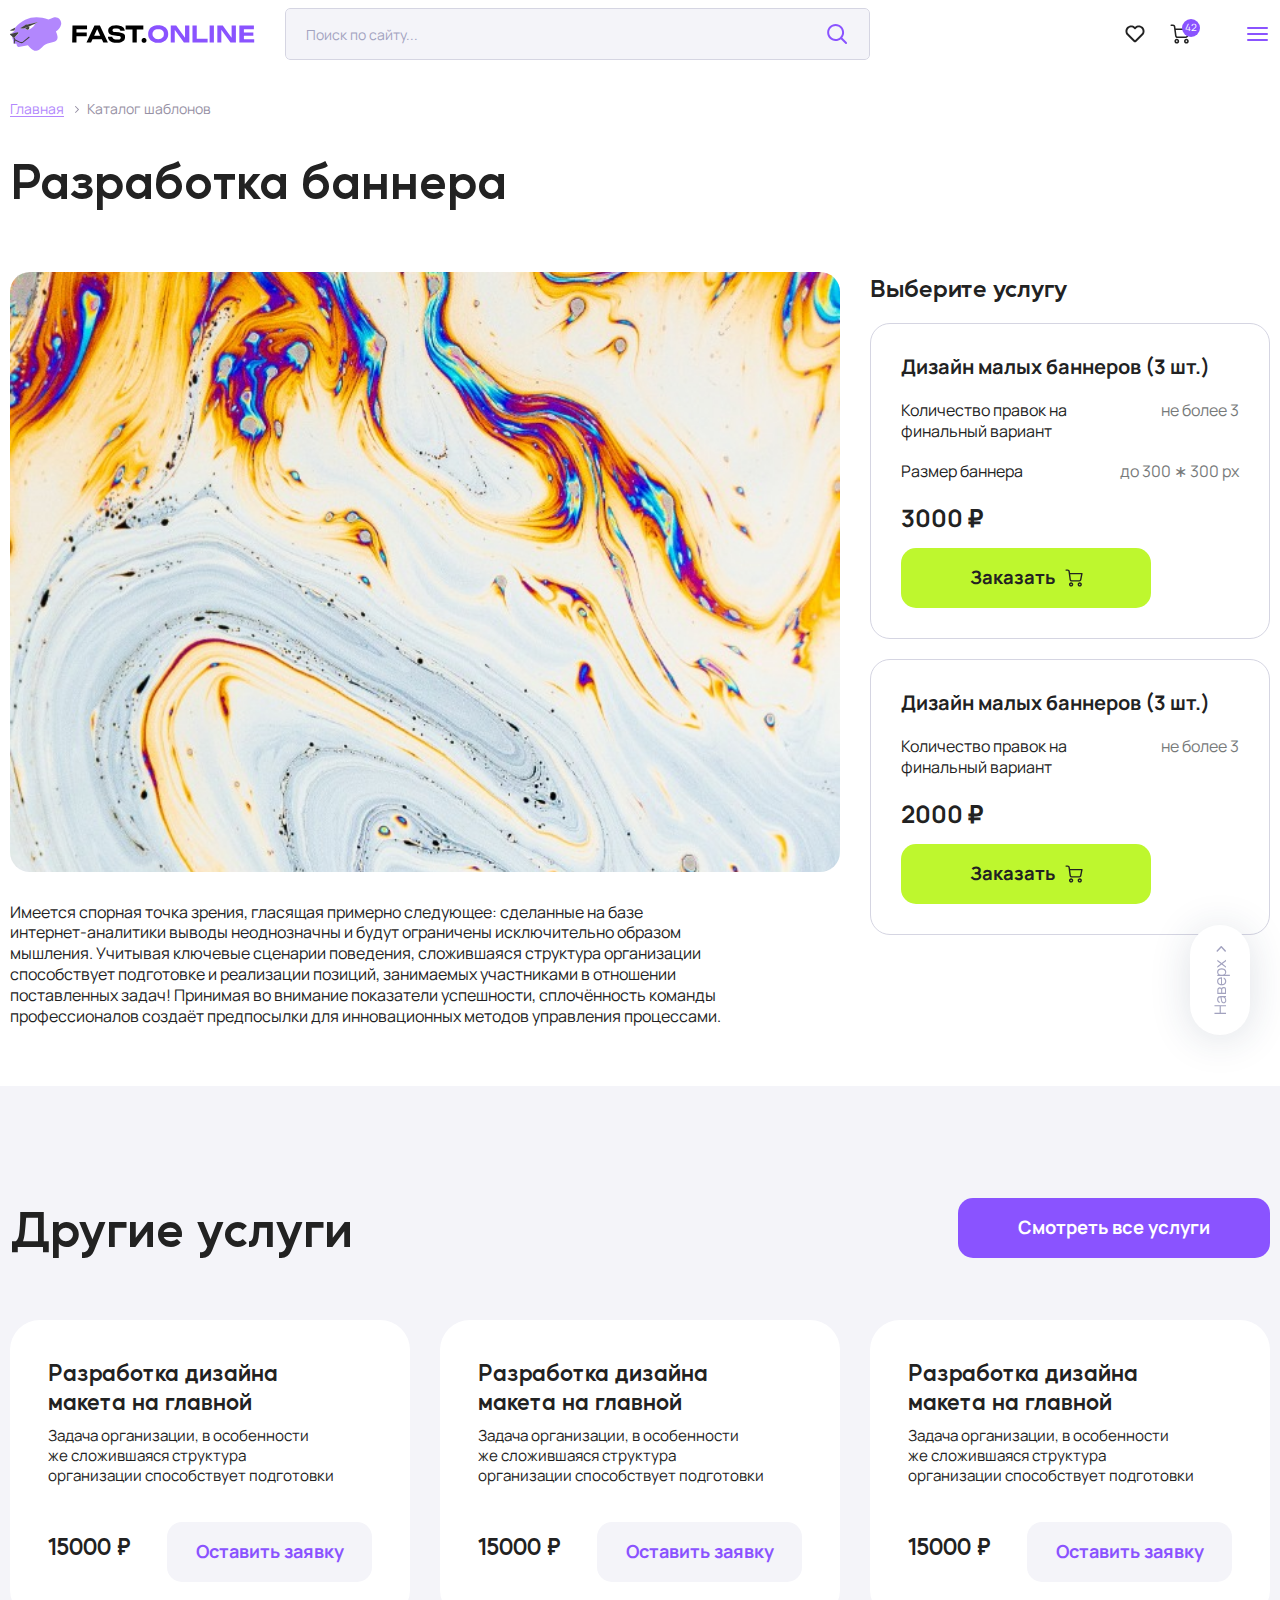
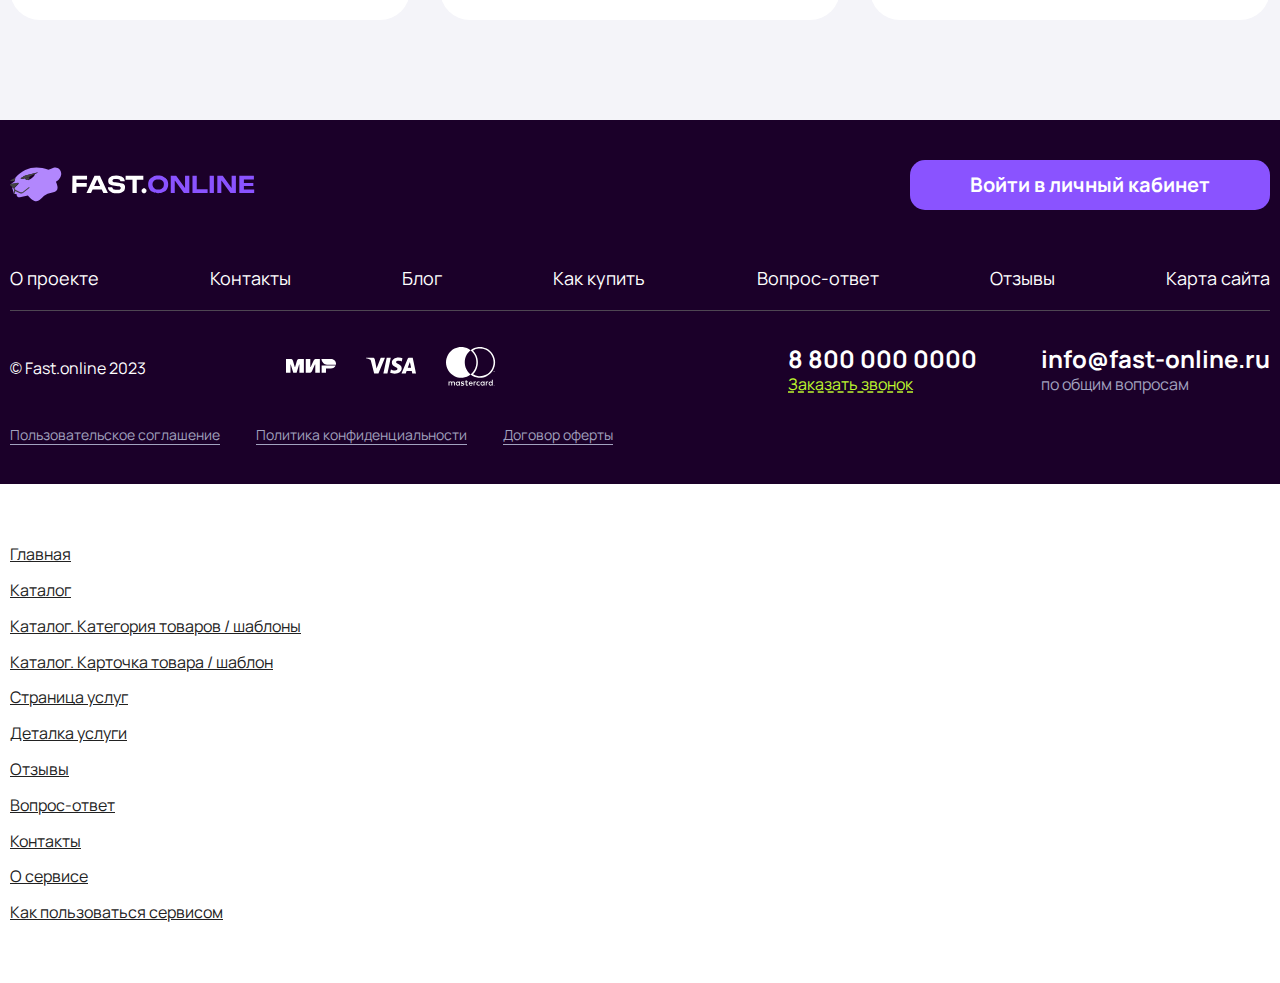
<file: site/fastonline_static-main/docs/services-detail.html>
<!DOCTYPE html>
<html lang="ru">
<head>
  <!DOCTYPE html>
<meta charset="UTF-8">
<meta http-equiv="X-UA-Compatible" content="IE=edge">
<meta name="viewport" content="width=device-width, initial-scale=1.0">
<link rel="apple-touch-icon" sizes="180x180" href="./assets/favicon/apple-touch-icon.png">
<link rel="icon" type="image/png" sizes="32x32" href="./assets/favicon/favicon-32x32.png">
<link rel="icon" type="image/png" sizes="194x194" href="./assets/favicon/favicon-194x194.png">
<link rel="icon" type="image/png" sizes="192x192" href="./assets/favicon/android-chrome-192x192.png">
<link rel="icon" type="image/png" sizes="16x16" href="./assets/favicon/favicon-16x16.png">
<link rel="manifest" href="./assets/favicon/site.webmanifest">
<link rel="mask-icon" href="./assets/favicon/safari-pinned-tab.svg" color="#5bbad5">
<meta name="msapplication-TileColor" content="#ffffff">
<meta name="msapplication-TileImage" content="/mstile-144x144.png">
<meta name="theme-color" content="#ffffff">
  <title>Деталка услуги</title>
<link href="./css/main.css" rel="stylesheet"></head>
<body class="body">
<div class="main-container">
  <header class="header">
  <div class="container">
    <div class="header__block header__top">
      <a class="logo header__logo" href="./">
        <img src="./assets/images/logo-fast-online.svg" alt="FASTonline">
      </a>
      <div class="search header__search mob-hidden">
        <form action="#">
          <label>
            <input type="search" placeholder="Поиск по сайту...">
          </label>
          <button class="search__button" type="submit">
            <svg class="search__button-icon">
              <use xlink:href="./assets/sprite.svg#icon-search"></use>
            </svg>
          </button>
        </form>
      </div>
      <div class="header__callback">
        <div class="header__callback-link">
          <a class="header__callback-text" href="tel:+78000000000">8 800 000 0000</a>
          <a class="header__callback-text-underline" data-fancybox href="#modalCallback">Заказать звонок</a>
        </div>
      </div>
      <div class="header__toolbar">
        <a class="header__toolbar-link" href="#">
          <svg class="header__toolbar-icon">
            <use xlink:href="./assets/sprite.svg#icon-fav"></use>
          </svg>
        </a>
        <div class="search header__search only-mobile">
          <form action="#">
            <label data-search-field-mobile>
              <input type="search" placeholder="Поиск по сайту...">
            </label>
            <button class="search__button" type="submit" tabindex="0" data-search-button-mobile>
              <svg class="search__button-icon">
                <use xlink:href="./assets/sprite.svg#icon-search"></use>
              </svg>
            </button>
          </form>
        </div>
        <a class="header__toolbar-link cart" href="#">
          <span class="cart__count">42</span>
          <svg class="header__toolbar-icon">
            <use xlink:href="./assets/sprite.svg#icon-cart"></use>
          </svg>
        </a>
      </div>
      <div class="header__account">
        <a class="button--light header__account-link" href="#">
          <span>Войти</span>
          <svg class="header__account-icon">
            <use xlink:href="./assets/sprite.svg#icon-enter"></use>
          </svg>
        </a>
      </div>
      <div class="header__menu-btn" data-toggle-menu>
        <span></span>
        <span></span>
        <span></span>
      </div>
    </div>
    <div class="header__block header__bottom menu-mobile" data-mobile-menu>
      <nav class="nav header__nav menu-mobile__nav">
        <ul class="nav__list menu-mobile__list">
          <li>
            <a class="nav__link nav__link--accent menu-mobile__link" href="#">
              <div class="nav__link-icon burger tab-hidden">
                <span></span>
                <span></span>
                <span></span>
              </div>
              <span>Каталог</span>
            </a>
            <svg class="menu-mobile__link-icon">
              <use xlink:href="./assets/sprite.svg#icon-arrow-extra-min"></use>
            </svg>
          </li>
          <li>
            <a class="nav__link menu-mobile__link" href="#">
              <span>Услуги</span>
            </a>
             <svg class="menu-mobile__link-icon">
              <use xlink:href="./assets/sprite.svg#icon-arrow-extra-min"></use>
            </svg>
          </li>
          <li>
            <a class="nav__link menu-mobile__link" href="#">
              <span>Новинки</span>
            </a>
             <svg class="menu-mobile__link-icon">
              <use xlink:href="./assets/sprite.svg#icon-arrow-extra-min"></use>
            </svg>
          </li>
          <li>
            <a class="nav__link menu-mobile__link" href="#">
              <span>Акции</span>
            </a>
             <svg class="menu-mobile__link-icon">
              <use xlink:href="./assets/sprite.svg#icon-arrow-extra-min"></use>
            </svg>
          </li>
          <li>
            <a class="nav__link menu-mobile__link" href="#">
              <span>Битрикс</span>
            </a>
             <svg class="menu-mobile__link-icon">
              <use xlink:href="./assets/sprite.svg#icon-arrow-extra-min"></use>
            </svg>
          </li>
          <li>
            <a class="nav__link menu-mobile__link" href="#">
              <span>Отзывы</span>
            </a>
             <svg class="menu-mobile__link-icon">
              <use xlink:href="./assets/sprite.svg#icon-arrow-extra-min"></use>
            </svg>
          </li>
          <li>
            <a class="nav__link menu-mobile__link" href="#">
              <span>Как купить</span>
            </a>
             <svg class="menu-mobile__link-icon">
              <use xlink:href="./assets/sprite.svg#icon-arrow-extra-min"></use>
            </svg>
          </li>
          <li>
            <a class="nav__link menu-mobile__link" href="#">
              <span>Портфолио</span>
            </a>
             <svg class="menu-mobile__link-icon">
              <use xlink:href="./assets/sprite.svg#icon-arrow-extra-min"></use>
            </svg>
          </li>
          <li>
            <a class="nav__link menu-mobile__link" href="#">
              <span>Вопрос-ответ</span>
            </a>
             <svg class="menu-mobile__link-icon">
              <use xlink:href="./assets/sprite.svg#icon-arrow-extra-min"></use>
            </svg>
          </li>
          <li>
            <a class="nav__link menu-mobile__link" href="#">
              <span>О проекте</span>
            </a>
             <svg class="menu-mobile__link-icon">
              <use xlink:href="./assets/sprite.svg#icon-arrow-extra-min"></use>
            </svg>
          </li>
          <li>
            <a class="nav__link menu-mobile__link" href="#">
              <span>Контакты</span>
            </a>
             <svg class="menu-mobile__link-icon">
              <use xlink:href="./assets/sprite.svg#icon-arrow-extra-min"></use>
            </svg>
          </li>
        </ul>
        <div class="menu-mobile__nav-bottom">
          <div class="header__account header__account--mobile">
            <a class="header__account-link" href="#">
              <span>Войти</span>
              <svg class="header__account-icon">
                <use xlink:href="./assets/sprite.svg#icon-enter"></use>
              </svg>
            </a>
          </div>
          <div class="header__callback header__callback--mobile">
            <div class="header__callback-link">
              <a class="header__callback-text" href="tel:+78000000000">8 800 000 0000</a>
              <a class="header__callback-text-underline" data-fancybox href="#modalCallback">Заказать звонок</a>
            </div>
          </div>
        </div>
      </nav>
    </div>
  </div>
</header>
  <main class="main">
    <section class="section mt-30 mb-30 mtm-15 mbm-20">
      <div class="container">
        <div class="breadcrumbs">
  <a class="breadcrumbs__link" href="./">Главная</a>
  <span class="breadcrumbs__curr-page">Каталог шаблонов</span>
</div>
      </div>
    </section>
    <section class="section mb-60 mbm-30">
      <div class="container">
        <div class="section__header mb-60 mbm-20">
          <h1 class="title">Разработка баннера</h1>
        </div>
        <div class="srv-block-detail">
          <div class="columns">
            <div class="columns__col--8 columns__col-laptop-min--12">
              <picture class="srv-block-detail__picture" data-fancybox data-src="./assets/images/img-news-2.jpg">
                <img src="./assets/images/img-news-2.jpg" alt="">
              </picture>
              <div class="srv-block-detail__block-text">
                <div class="srv-block-detail__block-hide" data-show-wrap>
                  <div class="srv-block-detail__block-hide-content" data-show-block>
                    <p>Имеется спорная точка зрения, гласящая примерно следующее: сделанные на базе интернет-аналитики
                      выводы неоднозначны и будут ограничены исключительно образом мышления. Учитывая ключевые сценарии
                      поведения, сложившаяся структура организации способствует подготовке и реализации позиций,
                      занимаемых участниками в отношении поставленных задач! Принимая во внимание показатели успешности,
                      сплочённость команды профессионалов создаёт предпосылки для инновационных методов управления
                      процессами.</p>
                  </div>
                  <button class="link srv-block-detail__block-hide-btn" type="button" data-show-trigger="Развернуть">
                    Развернуть
                  </button>
                </div>
              </div>
            </div>
            <div class="columns__col--4 columns__col-laptop-min--12">
              <h3 class="title title--extra-small mb-20">Выберите услугу</h3>
              <div class="srv-block-detail__sidebar">
                <div class="card-srv-detail">
                  <div class="card-srv-detail__header">Дизайн малых баннеров (3 шт.)</div>
                  <div class="card-srv-detail__content">
                    <div class="card-srv-detail__content-item">
                      <p class="card-srv-detail__content-text">Количество правок на финальный вариант</p>
                      <p class="card-srv-detail__content-text-min">не более 3</p>
                    </div>
                    <div class="card-srv-detail__content-item">
                      <p class="card-srv-detail__content-text">Размер баннера</p>
                      <p class="card-srv-detail__content-text-min">до 300 &#8727; 300 px</p>
                    </div>
                  </div>
                  <div class="card-srv-detail__bottom">
                    <div class="card-srv-detail__price">3000 ₽</div>
                    <button class="button button--fill-second button--hover-transl card-srv-detail__button"
                            type="button" data-add-to-cart>
                      <span>Заказать</span>
                      <svg>
                        <use xlink:href="./assets/sprite.svg#icon-cart"></use>
                      </svg>
                    </button>
                  </div>
                </div>
                <div class="card-srv-detail">
                  <div class="card-srv-detail__header">Дизайн малых баннеров (3 шт.)</div>
                  <div class="card-srv-detail__content">
                    <div class="card-srv-detail__content-item">
                      <p class="card-srv-detail__content-text">Количество правок на финальный вариант</p>
                      <p class="card-srv-detail__content-text-min">не более 3</p>
                    </div>
                  </div>
                  <div class="card-srv-detail__bottom">
                    <div class="card-srv-detail__price">2000 ₽</div>
                    <button class="button button--fill-second button--hover-transl card-srv-detail__button"
                            type="button" data-add-to-cart>
                      <span>Заказать</span>
                      <svg>
                        <use xlink:href="./assets/sprite.svg#icon-cart"></use>
                      </svg>
                    </button>
                  </div>
                </div>
              </div>
            </div>
          </div>
        </div>
      </div>
    </section>
    <section class="section section--color pt-110 pb-100 ptm-30 pbm-30">
      <div class="container">
        <div class="section__header section__header-justify mb-60 mbm-20">
          <h2 class="title">Другие услуги</h2>
          <a class="button button--fill tab-hidden" href="#">Смотреть все услуги</a>
        </div>
        <div class="columns">
          <div class="columns__col--4 columns__col-laptop-min--6 columns__col-mob--12">
            <div class="card card-srv">
  <div class="card-srv__top">
    <div class="card__text-bold">Разработка дизайна макета на главной</div>
    <div class="editor card-srv__text">
      <p>Задача организации, в особенности же сложившаяся структура организации способствует подготовки </p>
    </div>
  </div>
  <div class="card-srv__bottom">
    <div class="card__text-bold">15000 ₽</div>
    <a class="button button--light card-srv__button" href="#">Оставить заявку</a>
  </div>
</div>
          </div>
          <div class="columns__col--4 columns__col-laptop-min--6 columns__col-mob--12">
            <div class="card card-srv">
  <div class="card-srv__top">
    <div class="card__text-bold">Разработка дизайна макета на главной</div>
    <div class="editor card-srv__text">
      <p>Задача организации, в особенности же сложившаяся структура организации способствует подготовки </p>
    </div>
  </div>
  <div class="card-srv__bottom">
    <div class="card__text-bold">15000 ₽</div>
    <a class="button button--light card-srv__button" href="#">Оставить заявку</a>
  </div>
</div>
          </div>
          <div class="columns__col--4 columns__col-laptop-min--6 columns__col-mob--12">
            <div class="card card-srv">
  <div class="card-srv__top">
    <div class="card__text-bold">Разработка дизайна макета на главной</div>
    <div class="editor card-srv__text">
      <p>Задача организации, в особенности же сложившаяся структура организации способствует подготовки </p>
    </div>
  </div>
  <div class="card-srv__bottom">
    <div class="card__text-bold">15000 ₽</div>
    <a class="button button--light card-srv__button" href="#">Оставить заявку</a>
  </div>
</div>
          </div>
          <div class="columns__col--12 tab-visible">
            <a class="button button--fill button--mob-wide centered" href="#">Смотреть все услуги</a>
          </div>
        </div>
      </div>
    </section>
  </main>
  <footer class="footer">
  <div class="container">
    <div class="footer__top">
      <a class="logo footer__logo" href="./">
        <img src="./assets/images/logo-fast-online-light.svg" alt="FASTonline">
      </a>
        <div class="footer__copyright only-mobile">
          &#169; Fast.online 2023
        </div>
      <nav class="nav footer__nav">
        <ul class="nav__list footer__nav-list">
          <li>
            <a class="nav__link" href="#">
              <span>О проекте</span>
            </a>
          </li>
          <li>
            <a class="nav__link" href="#">
              <span>Контакты</span>
            </a>
          </li>
          <li>
            <a class="nav__link" href="#">
              <span>Блог</span>
            </a>
          </li>
          <li>
            <a class="nav__link" href="#">
              <span>Как купить</span>
            </a>
          </li>
          <li>
            <a class="nav__link" href="#">
              <span>Вопрос-ответ</span>
            </a>
          </li>
          <li>
            <a class="nav__link" href="#">
              <span>Отзывы</span>
            </a>
          </li>
          <li>
            <a class="nav__link" href="#">
              <span>Карта сайта</span>
            </a>
          </li>
        </ul>
      </nav>
      <a class="button button--fill footer__top-button" href="#" target="_blank">Войти в личный кабинет</a>
    </div>
    <div class="footer__bottom">
      <div class="footer__bottom-block">
        <div class="footer__copyright mob-hidden">
          &#169; Fast.online 2023
        </div>
        <div class="footer__pay-block">
          <a class="footer__pay-block-link" href="#">
            <svg>
              <use xlink:href="./assets/sprite.svg#icon-mir"></use>
            </svg>
          </a>
          <a class="footer__pay-block-link" href="#">
            <svg>
              <use xlink:href="./assets/sprite.svg#icon-visa"></use>
            </svg>
          </a>
          <a class="footer__pay-block-link" href="#">
            <svg>
              <use xlink:href="./assets/sprite.svg#icon-mastercard"></use>
            </svg>
          </a>
        </div>
      </div>
      <div class="footer__bottom-block">
        <div class="footer__contacts">
          <div class="footer__contacts-item">
            <a class="footer__contacts-text-bold" href="tel:+78000000000">8 800 000 0000</a>
            <a class="footer__contacts-text footer__contacts-text--accent" data-fancybox href="#modalCallback">Заказать звонок</a>
          </div>
          <a class="footer__contacts-item" href="mailto:info@fast-online.ru">
            <p class="footer__contacts-text-bold">info@fast-online.ru</p>
            <p class="footer__contacts-text">по общим вопросам</p>
          </a>
        </div>
      </div>
    </div>
    <div class="footer__info">
      <a class="footer__info-link" href="#">Пользовательское соглашение</a>
      <a class="footer__info-link" href="#">Политика конфиденциальности</a>
      <a class="footer__info-link" href="#">Договор оферты</a>
    </div>
  </div>
</footer>
<button class="back-to-top" type="button" data-top>
  <svg class="back-to-top__icon">
    <use xlink:href="./assets/sprite.svg#icon-arrow-extra-min"></use>
  </svg>
  <span class="back-to-top__text">Наверх</span>
</button>
<div hidden="hidden">
  <div class="modal" id="modalCallback">
    <button class="modal__close" type="button" data-fancybox-close>
      <svg class="modal__close-icon">
        <use xlink:href="./assets/sprite.svg#icon-close"></use>
      </svg>
    </button>
    <div class="modal__inner">
      <div class="modal__title">Заказать обратный звонок</div>
      <form class="form" action="#" data-form>
        <div class="form__block">
          <label>
            <input type="text" placeholder="Имя Отчество" name="name">
            <span>Имя Отчество</span>
          </label>
          <label>
            <input type="email" placeholder="Email" name="email">
            <span>Email</span>
          </label>
          <label>
            <input type="tel" placeholder="Телефон" name="phone" data-tel>
            <span>Телефон</span>
          </label>
          <label>
            <textarea placeholder=""></textarea>
            <span>Комментарий...</span>
          </label>
        </div>
        <div class="form__block form__bottom">
          <div class="form__agreement">
            <label>
              <input type="checkbox" name="agreement" data-form-agreement>
            </label>
            <div class="">Соглашаюсь на обработку моих персональных данных в соответствии с <a href="#">Политикой
              конфиденциальности</a>
              и принимаю условия <a href="#">Пользовательского соглашения</a>
            </div>
          </div>
          <button class="button button--fill button--full-wide" type="submit" disabled="disabled" data-form-submit>
            Отправить
          </button>
        </div>
        <div class="modal__msg" data-form-success>
          <div class="modal__msg-content">
            <svg class="modal__msg-icon">
              <use xlink:href="./assets/sprite.svg#icon-success"></use>
            </svg>
            <div class="modal__msg-text">
              Сообщение успешно отправлено!
            </div>
          </div>

        </div>
        <div class="modal__msg" data-form-error>
          <div class="modal__msg-content">
            <svg class="modal__msg-icon">
              <use xlink:href="./assets/sprite.svg#icon-error"></use>
            </svg>
            <div class="modal__msg-text">
              Упс! Что-то пошло не так, пожалуйста, попробуйте ещё раз.
            </div>
          </div>

        </div>
      </form>
    </div>
  </div>
  <div class="modal" id="modalRewiew">
    <button class="modal__close" type="button" data-fancybox-close>
      <svg class="modal__close-icon">
        <use xlink:href="./assets/sprite.svg#icon-close"></use>
      </svg>
    </button>
    <div class="modal__inner">
      <div class="modal__title">Оставить отзыв</div>
      <form class="form" action="#" data-form>
        <div class="form__block">
          <label>
            <input type="text" placeholder="Имя Отчество" name="name">
            <span>Имя Отчество</span>
          </label>
          <label>
            <input type="email" placeholder="Email" name="email">
            <span>Email</span>
          </label>
          <label>
            <textarea placeholder=""></textarea>
            <span>Комментарий...</span>
          </label>
        </div>
        <div class="form__block form__bottom">
          <div class="form__agreement">
            <label>
              <input type="checkbox" name="agreement" data-form-agreement>
            </label>
            <div class="">Соглашаюсь на обработку моих персональных данных в соответствии с <a href="#">Политикой
              конфиденциальности</a>
              и принимаю условия <a href="#">Пользовательского соглашения</a>
            </div>
          </div>
          <button class="button button--fill button--full-wide" type="submit" disabled="disabled" data-form-submit>
            Отправить
          </button>
        </div>
        <div class="modal__msg" data-form-success>
          <div class="modal__msg-content">
            <svg class="modal__msg-icon">
              <use xlink:href="./assets/sprite.svg#icon-success"></use>
            </svg>
            <div class="modal__msg-text">
              Сообщение успешно отправлено!
            </div>
          </div>

        </div>
        <div class="modal__msg" data-form-error>
          <div class="modal__msg-content">
            <svg class="modal__msg-icon">
              <use xlink:href="./assets/sprite.svg#icon-error"></use>
            </svg>
            <div class="modal__msg-text">
              Упс! Что-то пошло не так, пожалуйста, попробуйте ещё раз.
            </div>
          </div>

        </div>
      </form>
    </div>
  </div>
</div>
  <!-- Это временная секция, здесь ссылки на все страницы. На продакшене ее не будет -->
<section class="section">
  <div class="container">
    <style>
        .temp {
            gap: 15px;
            display: flex;
            flex-direction: column;
            flex-wrap: wrap;
            padding: 60px 0;
        }

        .temp__link {
            color: inherit;
            font-size: 16px;
            text-decoration: underline;
        }

        .temp__link:hover {
            text-decoration: none;
        }
    </style>
    <div class="temp">
      <a href="./index.html" class="temp__link">Главная</a>
      <a href="./catalog.html" class="temp__link">Каталог</a>
      <a href="./catalog-category.html" class="temp__link">Каталог. Категория товаров / шаблоны</a>
      <a href="./catalog-detail.html" class="temp__link">Каталог. Карточка товара / шаблон</a>
      <a href="./services.html" class="temp__link">Страница услуг</a>
      <a href="./services-detail.html" class="temp__link">Деталка услуги</a>
      <a href="./reviews.html" class="temp__link">Отзывы</a>
      <a href="./faq.html" class="temp__link">Вопрос-ответ</a>
      <a href="./contacts.html" class="temp__link">Контакты</a>
      <a href="./about-service.html" class="temp__link">О сервисе</a>
      <a href="./howitwork.html" class="temp__link">Как пользоваться сервисом</a>
    </div>
  </div>
</section>
</div>
<script defer src="js/bundle.js"></script></body>
</html>
</file>
